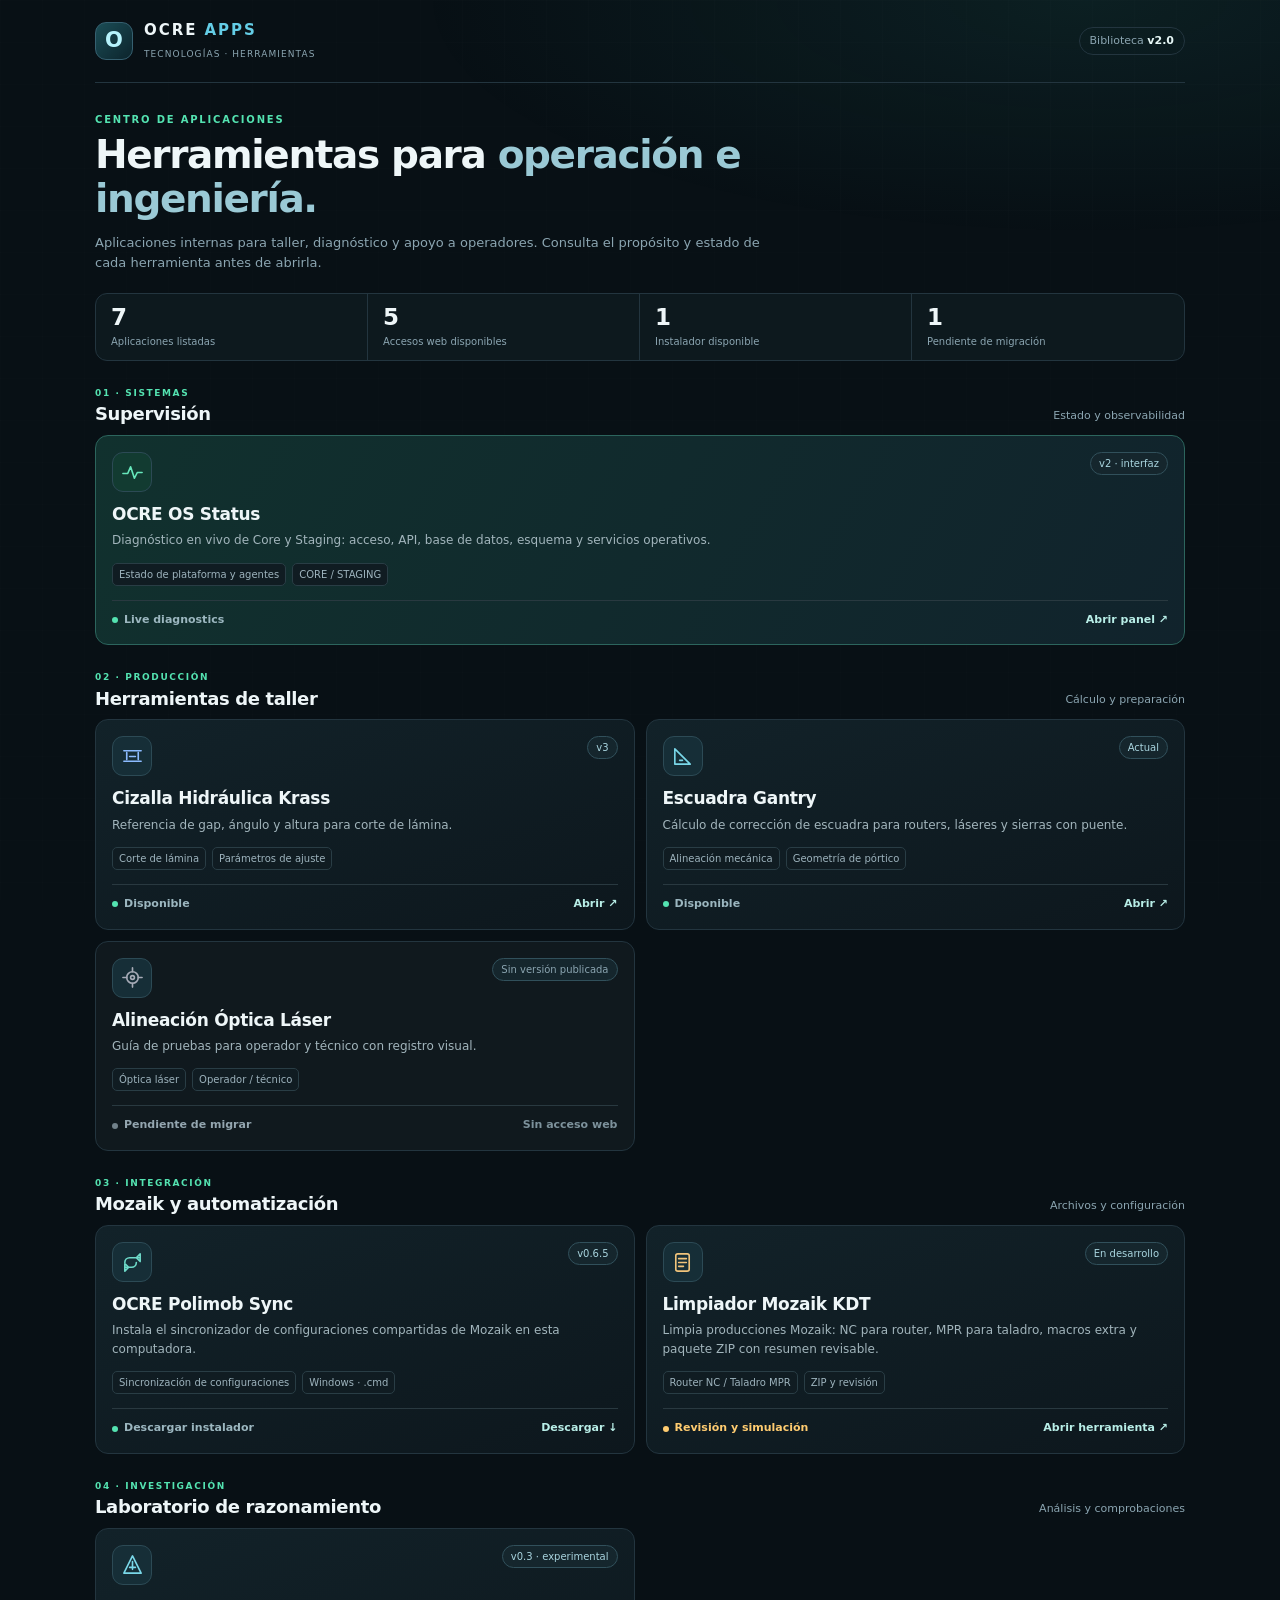
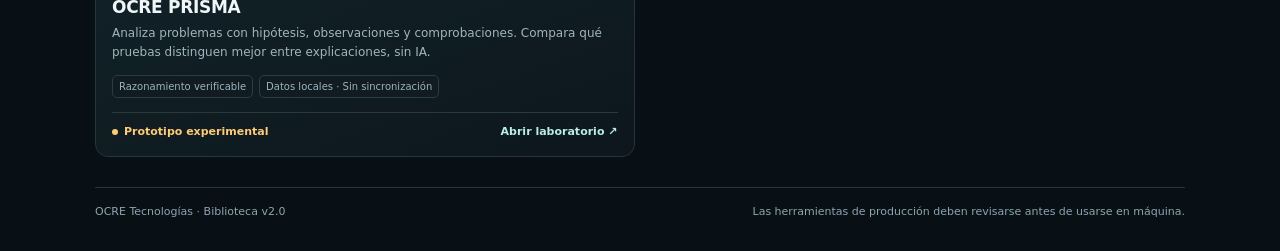
<file: index.html>
<!doctype html>
<html lang="es">
<head>
  <meta charset="utf-8">
  <meta name="viewport" content="width=device-width,initial-scale=1,viewport-fit=cover">
  <meta name="theme-color" content="#0b1318">
  <meta name="description" content="Biblioteca de aplicaciones OCRE Tecnologías: diagnóstico OCRE-OS, herramientas para taller, ingeniería y producción.">
  <title>OCRE Apps · Biblioteca</title>
  <link rel="stylesheet" href="library.css?v=20261024-library-v2">
</head>
<body>
  <div class="ambient" aria-hidden="true"></div>
  <div class="shell">
    <header class="header">
      <div class="identity"><span class="brand-mark" aria-hidden="true">O</span><span class="identity-text"><strong>OCRE <span>APPS</span></strong><small>TECNOLOGÍAS · HERRAMIENTAS</small></span></div>
      <span class="release" title="Versión de la interfaz de la biblioteca, no de cada aplicación">Biblioteca <strong>v2.0</strong></span>
    </header>

    <main>
      <div class="intro">
        <p class="overline">CENTRO DE APLICACIONES</p>
        <h1>Herramientas para <span>operación e ingeniería.</span></h1>
        <p>Aplicaciones internas para taller, diagnóstico y apoyo a operadores. Consulta el propósito y estado de cada herramienta antes de abrirla.</p>
      </div>

      <section class="overview" aria-label="Resumen de la biblioteca">
        <div><strong>7</strong><span>Aplicaciones listadas</span></div>
        <div><strong>5</strong><span>Accesos web disponibles</span></div>
        <div><strong>1</strong><span>Instalador disponible</span></div>
        <div><strong>1</strong><span>Pendiente de migración</span></div>
      </section>

      <section class="catalog-section" aria-labelledby="monitorTitle">
        <div class="section-head"><div><p class="overline">01 · SISTEMAS</p><h2 id="monitorTitle">Supervisión</h2></div><span class="section-sub">Estado y observabilidad</span></div>
        <div class="catalog-grid">
          <a class="app app-featured" href="os-status/" aria-label="Abrir OCRE OS Status">
            <div class="app-head"><div class="app-icon diagnostic" aria-hidden="true"><svg viewBox="0 0 24 24"><polyline points="2 13 7 13 10 6 14 18 17 12 22 12"/></svg></div><span class="app-version">v2 · interfaz</span></div>
            <div class="app-info"><h3>OCRE OS Status</h3><p>Diagnóstico en vivo de Core y Staging: acceso, API, base de datos, esquema y servicios operativos.</p></div>
            <div class="app-meta"><span>Estado de plataforma y agentes</span><span>CORE / STAGING</span></div>
            <div class="app-foot"><span class="state available"><i></i>Live diagnostics</span><span class="app-action">Abrir panel <span aria-hidden="true">↗</span></span></div>
          </a>
        </div>
      </section>

      <section class="catalog-section" aria-labelledby="productionTitle">
        <div class="section-head"><div><p class="overline">02 · PRODUCCIÓN</p><h2 id="productionTitle">Herramientas de taller</h2></div><span class="section-sub">Cálculo y preparación</span></div>
        <div class="catalog-grid">
          <a class="app" href="cizalla/" aria-label="Abrir Cizalla Hidráulica Krass">
            <div class="app-head"><div class="app-icon fabrication" aria-hidden="true"><svg viewBox="0 0 24 24"><path d="M3 6h18M3 17h18M6 8v7m12-7v7M9 12h6"/></svg></div><span class="app-version">v3</span></div>
            <div class="app-info"><h3>Cizalla Hidráulica Krass</h3><p>Referencia de gap, ángulo y altura para corte de lámina.</p></div>
            <div class="app-meta"><span>Corte de lámina</span><span>Parámetros de ajuste</span></div>
            <div class="app-foot"><span class="state available"><i></i>Disponible</span><span class="app-action">Abrir <span aria-hidden="true">↗</span></span></div>
          </a>
          <a class="app" href="escuadra/" aria-label="Abrir Escuadra Gantry">
            <div class="app-head"><div class="app-icon geometry" aria-hidden="true"><svg viewBox="0 0 24 24"><path d="M4 20V4l16 16H4ZM9 16h3"/></svg></div><span class="app-version">Actual</span></div>
            <div class="app-info"><h3>Escuadra Gantry</h3><p>Cálculo de corrección de escuadra para routers, láseres y sierras con puente.</p></div>
            <div class="app-meta"><span>Alineación mecánica</span><span>Geometría de pórtico</span></div>
            <div class="app-foot"><span class="state available"><i></i>Disponible</span><span class="app-action">Abrir <span aria-hidden="true">↗</span></span></div>
          </a>
          <div class="app app-pending" aria-label="Alineación Óptica Láser, pendiente de migrar">
            <div class="app-head"><div class="app-icon laser" aria-hidden="true"><svg viewBox="0 0 24 24"><circle cx="12" cy="12" r="6"/><circle cx="12" cy="12" r="2"/><path d="M12 2v4M12 18v4M2 12h4M18 12h4"/></svg></div><span class="app-version muted">Sin versión publicada</span></div>
            <div class="app-info"><h3>Alineación Óptica Láser</h3><p>Guía de pruebas para operador y técnico con registro visual.</p></div>
            <div class="app-meta"><span>Óptica láser</span><span>Operador / técnico</span></div>
            <div class="app-foot"><span class="state pending"><i></i>Pendiente de migrar</span><span class="app-action muted">Sin acceso web</span></div>
          </div>
        </div>
      </section>

      <section class="catalog-section" aria-labelledby="integrationTitle">
        <div class="section-head"><div><p class="overline">03 · INTEGRACIÓN</p><h2 id="integrationTitle">Mozaik y automatización</h2></div><span class="section-sub">Archivos y configuración</span></div>
        <div class="catalog-grid">
          <a class="app" href="polimob-sync/OCRE-Polimob-Sync-Installer.cmd" download aria-label="Descargar instalador de OCRE Polimob Sync">
            <div class="app-head"><div class="app-icon sync" aria-hidden="true"><svg viewBox="0 0 24 24"><path d="M20 7V3l-4 4 4 4V7H9a5 5 0 0 0-5 5M4 17v4l4-4-4-4v4h7a5 5 0 0 0 5-5"/></svg></div><span class="app-version">v0.6.5</span></div>
            <div class="app-info"><h3>OCRE Polimob Sync</h3><p>Instala el sincronizador de configuraciones compartidas de Mozaik en esta computadora.</p></div>
            <div class="app-meta"><span>Sincronización de configuraciones</span><span>Windows · .cmd</span></div>
            <div class="app-foot"><span class="state available"><i></i>Descargar instalador</span><span class="app-action">Descargar <span aria-hidden="true">↓</span></span></div>
          </a>
          <a class="app" href="limpiador-mozaik/" aria-label="Abrir Limpiador Mozaik KDT en revisión y simulación">
            <div class="app-head"><div class="app-icon files" aria-hidden="true"><svg viewBox="0 0 24 24"><rect x="5" y="3" width="14" height="18" rx="2"/><path d="M8 8h8M8 12h8M8 16h5"/></svg></div><span class="app-version">En desarrollo</span></div>
            <div class="app-info"><h3>Limpiador Mozaik KDT</h3><p>Limpia producciones Mozaik: NC para router, MPR para taladro, macros extra y paquete ZIP con resumen revisable.</p></div>
            <div class="app-meta"><span>Router NC / Taladro MPR</span><span>ZIP y revisión</span></div>
            <div class="app-foot"><span class="state review"><i></i>Revisión y simulación</span><span class="app-action">Abrir herramienta <span aria-hidden="true">↗</span></span></div>
          </a>
        </div>
      </section>
      <section class="catalog-section" aria-labelledby="prismaTitle">
        <div class="section-head"><div><p class="overline">04 · INVESTIGACIÓN</p><h2 id="prismaTitle">Laboratorio de razonamiento</h2></div><span class="section-sub">Análisis y comprobaciones</span></div>
        <div class="catalog-grid">
          <a class="app" href="prisma/" aria-label="Abrir PRISMA, laboratorio de razonamiento verificable">
            <div class="app-head"><div class="app-icon geometry" aria-hidden="true"><svg viewBox="0 0 24 24"><path d="M12 2l9 18H3L12 2Z"/><path d="M9 14h6M12 8v8"/></svg></div><span class="app-version">v0.3 · experimental</span></div>
            <div class="app-info"><h3>OCRE PRISMA</h3><p>Analiza problemas con hipótesis, observaciones y comprobaciones. Compara qué pruebas distinguen mejor entre explicaciones, sin IA.</p></div>
            <div class="app-meta"><span>Razonamiento verificable</span><span>Datos locales · Sin sincronización</span></div>
            <div class="app-foot"><span class="state review"><i></i>Prototipo experimental</span><span class="app-action">Abrir laboratorio <span aria-hidden="true">↗</span></span></div>
          </a>
        </div>
      </section>
    </main>
    <footer><span>OCRE Tecnologías · Biblioteca v2.0</span><span>Las herramientas de producción deben revisarse antes de usarse en máquina.</span></footer>
  </div>
</body>
</html>
</file>
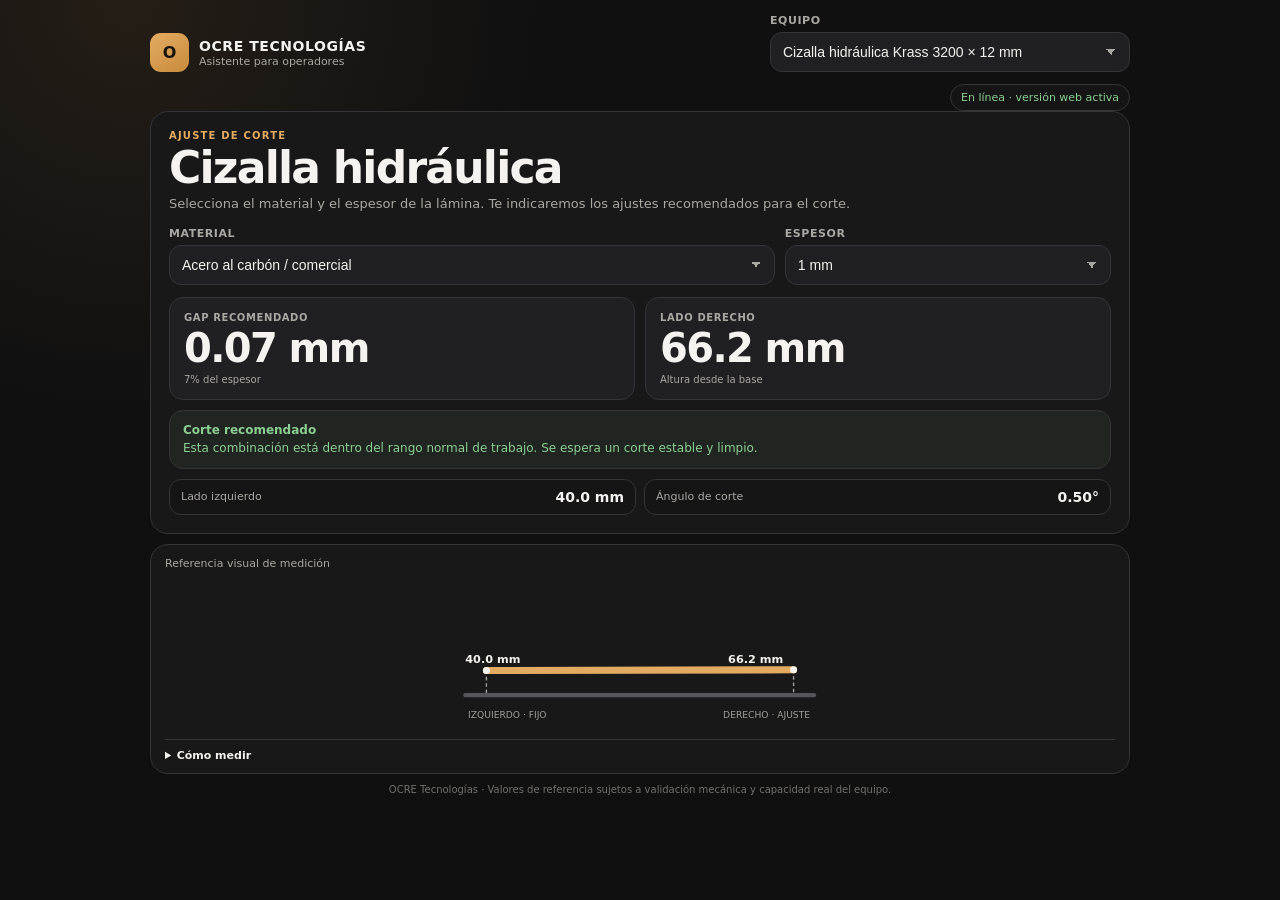
<file: cizalla/index.html>
<!doctype html>
<html lang="es-MX">
<head>
  <meta charset="utf-8" />
  <meta name="viewport" content="width=device-width, initial-scale=1" />
  <meta name="theme-color" content="#151515" />
  <title>OCRE Tecnologías | Cizalla Hidráulica</title>
  <meta name="description" content="Asistente para operadores de cizalla hidráulica." />

  <style>
    :root{
      --bg:#101011;
      --panel:#181819;
      --panel2:#202022;
      --line:#353538;
      --text:#f4f3ef;
      --muted:#aaa8a2;
      --accent:#c98b3c;
      --accent2:#e3ab62;
      --green:#8ccf93;
      --yellow:#e6b764;
      --red:#ef8177;
      --radius:18px;
    }

    *{box-sizing:border-box}
    html{color-scheme:dark}
    body{
      margin:0;
      min-height:100vh;
      font-family:Inter,system-ui,-apple-system,BlinkMacSystemFont,"Segoe UI",sans-serif;
      background:
        radial-gradient(circle at 10% 0%, rgba(201,139,60,.11), transparent 26rem),
        var(--bg);
      color:var(--text);
    }

    .app{
      width:min(980px,calc(100% - 20px));
      margin:0 auto;
      padding:14px 0 24px;
    }

    .topbar{
      display:grid;
      grid-template-columns:1fr minmax(250px,360px);
      gap:14px;
      align-items:end;
      margin-bottom:12px;
    }

    .brand{
      display:flex;
      gap:10px;
      align-items:center;
    }

    .logo{
      width:39px;height:39px;
      border-radius:11px;
      display:grid;place-items:center;
      font-weight:900;
      background:linear-gradient(145deg,var(--accent2),var(--accent));
      color:#17120c;
    }

    .brand strong{
      display:block;
      font-size:14px;
      letter-spacing:.04em;
    }

    .brand span{
      display:block;
      font-size:11px;
      color:var(--muted);
      margin-top:1px;
    }

    label{
      display:block;
      font-size:11px;
      font-weight:800;
      color:var(--muted);
      margin-bottom:5px;
      text-transform:uppercase;
      letter-spacing:.05em;
    }

    select{
      width:100%;
      color:var(--text);
      background:
        linear-gradient(45deg,transparent 50%,var(--muted) 50%) calc(100% - 17px) 50%/6px 6px no-repeat,
        linear-gradient(135deg,var(--muted) 50%,transparent 50%) calc(100% - 13px) 50%/6px 6px no-repeat,
        var(--panel2);
      border:1px solid var(--line);
      border-radius:12px;
      padding:11px 37px 11px 12px;
      appearance:none;
      font-size:14px;
      outline:none;
    }

    .card{
      background:var(--panel);
      border:1px solid var(--line);
      border-radius:var(--radius);
    }

    .main{
      padding:18px;
    }

    .eyebrow{
      color:var(--accent2);
      font-size:10px;
      text-transform:uppercase;
      letter-spacing:.12em;
      font-weight:900;
      margin-bottom:5px;
    }

    h1{
      margin:0 0 5px;
      font-size:clamp(28px,5vw,44px);
      line-height:1;
      letter-spacing:-.04em;
    }

    .intro{
      margin:0 0 14px;
      color:var(--muted);
      font-size:13px;
      line-height:1.4;
    }

    .controls{
      display:grid;
      grid-template-columns:1.3fr .7fr;
      gap:10px;
      margin-bottom:12px;
    }

    .primary-results{
      display:grid;
      grid-template-columns:1fr 1fr;
      gap:10px;
    }

    .metric{
      padding:14px;
      min-height:88px;
      background:var(--panel2);
      border:1px solid var(--line);
      border-radius:14px;
    }

    .metric small{
      display:block;
      color:var(--muted);
      font-size:10px;
      font-weight:900;
      text-transform:uppercase;
      letter-spacing:.06em;
      margin-bottom:6px;
    }

    .metric strong{
      display:block;
      font-size:clamp(28px,6vw,40px);
      line-height:.95;
      letter-spacing:-.04em;
    }

    .metric em{
      display:block;
      font-size:10px;
      color:var(--muted);
      font-style:normal;
      margin-top:7px;
    }

    .traffic{
      margin-top:10px;
      border-radius:14px;
      padding:11px 13px;
      border:1px solid var(--line);
      font-size:12px;
      line-height:1.35;
    }

    .traffic strong{
      display:block;
      margin-bottom:2px;
      font-size:12px;
    }

    .traffic.green{
      background:rgba(140,207,147,.07);
      color:var(--green);
    }

    .traffic.yellow{
      background:rgba(230,183,100,.07);
      color:var(--yellow);
    }

    .traffic.red{
      background:rgba(239,129,119,.07);
      color:var(--red);
    }

    .secondary{
      display:grid;
      grid-template-columns:1fr 1fr;
      gap:8px;
      margin-top:10px;
    }

    .secondary-item{
      display:flex;
      align-items:center;
      justify-content:space-between;
      gap:10px;
      padding:9px 11px;
      border:1px solid var(--line);
      background:#151516;
      border-radius:12px;
      color:var(--muted);
      font-size:11px;
    }

    .secondary-item b{
      color:var(--text);
      font-size:14px;
    }

    .visual{
      margin-top:10px;
      padding:12px 14px 10px;
    }

    .visual-title{
      color:var(--muted);
      font-size:11px;
      margin-bottom:2px;
    }

    .diagram{
      height:160px;
      display:grid;
      place-items:center;
      overflow:hidden;
    }

    svg{width:100%;height:155px;display:block}
    .svg-t{font-family:Inter,system-ui,sans-serif;fill:#f4f3ef}
    .svg-m{fill:#9f9e99}
    .svg-a{fill:#e3ab62}

    details{
      margin-top:7px;
      border-top:1px solid var(--line);
      padding-top:8px;
      color:var(--muted);
      font-size:11px;
      line-height:1.4;
    }

    summary{
      color:var(--text);
      cursor:pointer;
      font-weight:700;
    }

    footer{
      text-align:center;
      color:#72716d;
      font-size:10px;
      margin-top:10px;
    }

    @media(max-width:650px){
      .app{width:min(100% - 12px,980px);padding-top:8px}
      .topbar{
        grid-template-columns:1fr;
        gap:8px;
      }
      .main{padding:13px}
      .controls{grid-template-columns:1fr 105px}
      .primary-results{gap:8px}
      .metric{min-height:80px;padding:12px}
      .visual{padding:10px 11px 8px}
      .diagram{height:135px}
      svg{height:132px}
    }

    @media(max-width:390px){
      .controls{grid-template-columns:1fr}
      .primary-results{grid-template-columns:1fr 1fr}
      .secondary{grid-template-columns:1fr 1fr}
      .metric strong{font-size:27px}
    }
  
    .pwa-bar{
      display:flex;
      align-items:center;
      justify-content:flex-end;
      gap:8px;
      margin-top:8px;
      flex-wrap:wrap;
    }
    .pwa-status,.pwa-btn{
      border:1px solid var(--line);
      border-radius:999px;
      padding:7px 10px;
      font-size:11px;
      line-height:1;
    }
    .pwa-status{
      color:var(--muted);
      background:#151516;
    }
    .pwa-status.online{color:var(--green)}
    .pwa-status.offline{color:var(--yellow)}
    .pwa-btn{
      color:var(--text);
      background:var(--panel2);
      cursor:pointer;
      font-weight:800;
    }
    .pwa-btn[hidden]{display:none}
    .update-toast{
      position:fixed;
      left:50%;
      bottom:16px;
      transform:translateX(-50%);
      width:min(92vw,520px);
      background:#1b1b1d;
      border:1px solid var(--line);
      border-radius:14px;
      padding:10px 12px;
      box-shadow:0 14px 40px rgba(0,0,0,.35);
      display:flex;
      gap:10px;
      align-items:center;
      justify-content:space-between;
      z-index:9999;
      font-size:12px;
    }
    .update-toast[hidden]{display:none}

  </style>

  <link rel="manifest" href="manifest.webmanifest" />
  <link rel="icon" href="icons/icon-192.png" sizes="192x192" />
  <link rel="apple-touch-icon" href="icons/icon-192.png" />
  <meta name="apple-mobile-web-app-capable" content="yes" />
  <meta name="apple-mobile-web-app-status-bar-style" content="black-translucent" />
  <meta name="apple-mobile-web-app-title" content="Cizalla OCRE" />

</head>

<body>
  <main class="app">

    <section class="topbar">
      <div class="brand">
        <div class="logo">O</div>
        <div>
          <strong>OCRE TECNOLOGÍAS</strong>
          <span>Asistente para operadores</span>
        </div>
      </div>

      <div>
        <label for="machine">Equipo</label>
        <select id="machine">
          <option value="krass3212">Cizalla hidráulica Krass 3200 × 12 mm</option>
        </select>
      </div>
    </section>

    <div class="pwa-bar">
      <span id="connectionStatus" class="pwa-status">Comprobando conexión…</span>
      <button id="installBtn" class="pwa-btn" hidden>Instalar aplicación</button>
    </div>

    <section class="card main">
      <div class="eyebrow">Ajuste de corte</div>
      <h1>Cizalla hidráulica</h1>
      <p class="intro">Selecciona el material y el espesor de la lámina. Te indicaremos los ajustes recomendados para el corte.</p>

      <div class="controls">
        <div>
          <label for="material">Material</label>
          <select id="material">
            <option value="mild">Acero al carbón / comercial</option>
            <option value="stainless">Acero inoxidable 304 / 316</option>
            <option value="aluminum">Aluminio comercial</option>
          </select>
        </div>

        <div>
          <label for="thickness">Espesor</label>
          <select id="thickness">
            <option value="1">1 mm</option>
            <option value="2">2 mm</option>
            <option value="3">3 mm</option>
            <option value="4">4 mm</option>
            <option value="5">5 mm</option>
            <option value="6">6 mm</option>
            <option value="7">7 mm</option>
            <option value="8">8 mm</option>
            <option value="9">9 mm</option>
            <option value="10">10 mm</option>
          </select>
        </div>
      </div>

      <div class="primary-results">
        <div class="metric">
          <small>Gap recomendado</small>
          <strong id="gap">0.07 mm</strong>
          <em id="gapPct">7% del espesor</em>
        </div>

        <div class="metric">
          <small>Lado derecho</small>
          <strong id="rightHeight">66.2 mm</strong>
          <em>Altura desde la base</em>
        </div>
      </div>

      <div id="traffic" class="traffic green">
        <strong>Corte recomendado</strong>
        <span>Esta combinación está dentro del rango normal de trabajo. Se espera un corte estable y limpio.</span>
      </div>

      <div class="secondary">
        <div class="secondary-item">
          <span>Lado izquierdo</span>
          <b>40.0 mm</b>
        </div>

        <div class="secondary-item">
          <span>Ángulo de corte</span>
          <b id="angle">0.50°</b>
        </div>
      </div>
    </section>

    <section class="card visual">
      <div class="visual-title">Referencia visual de medición</div>

      <div class="diagram">
        <svg viewBox="0 0 620 220" role="img" aria-label="Referencia visual de la cuchilla">
          <line x1="62" y1="172" x2="557" y2="172" stroke="#55555a" stroke-width="6" stroke-linecap="round"/>

          <line id="blade" x1="92" y1="137" x2="528" y2="112" stroke="#e3ab62" stroke-width="10" stroke-linecap="round"/>

          <line x1="92" y1="137" x2="92" y2="172" stroke="#9f9e99" stroke-width="2" stroke-dasharray="5 4"/>
          <line id="rMeasure" x1="528" y1="112" x2="528" y2="172" stroke="#9f9e99" stroke-width="2" stroke-dasharray="5 4"/>

          <circle cx="92" cy="137" r="5" fill="#f4f3ef"/>
          <circle id="rDot" cx="528" cy="112" r="5" fill="#f4f3ef"/>

          <text x="62" y="126" class="svg-t" font-size="16" font-weight="800">40.0 mm</text>
          <text id="svgRight" x="435" y="100" class="svg-t" font-size="16" font-weight="800">66.2 mm</text>

          <text x="66" y="205" class="svg-t svg-m" font-size="13">IZQUIERDO · FIJO</text>
          <text x="428" y="205" class="svg-t svg-m" font-size="13">DERECHO · AJUSTE</text>
        </svg>
      </div>

      <details>
        <summary>Cómo medir</summary>
        <p>Mide verticalmente desde la misma referencia de la base. El lado izquierdo permanece en 40.0 mm. Ajusta el lado derecho hasta alcanzar la medida indicada.</p>
      </details>
    </section>


    <div id="updateToast" class="update-toast" hidden>
      <span>Hay una versión nueva disponible.</span>
      <button id="updateBtn" class="pwa-btn">Actualizar ahora</button>
    </div>

    <footer>
      OCRE Tecnologías · Valores de referencia sujetos a validación mecánica y capacidad real del equipo.
    </footer>
  </main>

  <script>
    const MACHINES = {
      krass3212: {
        label: "Cizalla hidráulica Krass 3200 × 12 mm",
        leftHeight: 40,
        effectiveLength: 3000
      }
    };

    const MATERIALS = {
      mild: {
        label: "Acero al carbón / comercial",
        gapPercent: 0.07,
        yellowFrom: 8,
        redFrom: 10
      },
      stainless: {
        label: "Acero inoxidable 304 / 316",
        gapPercent: 0.09,
        yellowFrom: 6,
        redFrom: 8
      },
      aluminum: {
        label: "Aluminio comercial",
        gapPercent: 0.05,
        yellowFrom: 9,
        redFrom: 10
      }
    };

    function angleForThickness(t){
      if(t <= 2) return 0.50;
      if(t <= 4) return 1.00;
      if(t <= 6) return 1.50;
      if(t <= 8) return 2.00;
      return 2.50;
    }

    const machineEl = document.getElementById("machine");
    const materialEl = document.getElementById("material");
    const thicknessEl = document.getElementById("thickness");

    const gapEl = document.getElementById("gap");
    const gapPctEl = document.getElementById("gapPct");
    const rightHeightEl = document.getElementById("rightHeight");
    const angleEl = document.getElementById("angle");
    const trafficEl = document.getElementById("traffic");

    const blade = document.getElementById("blade");
    const rMeasure = document.getElementById("rMeasure");
    const rDot = document.getElementById("rDot");
    const svgRight = document.getElementById("svgRight");

    function updateTraffic(material, t){
      if(t >= material.redFrom){
        trafficEl.className = "traffic red";
        trafficEl.innerHTML = `
          <strong>Límite de operación</strong>
          <span>Esta combinación está próxima al límite recomendado. Verifica cuidadosamente el gap, la sujeción, la presión y la capacidad del equipo antes de cortar.</span>
        `;
      } else if(t >= material.yellowFrom){
        trafficEl.className = "traffic yellow";
        trafficEl.innerHTML = `
          <strong>Corte con precaución</strong>
          <span>Esta combinación exige mayor esfuerzo de corte. Verifica el gap, la sujeción de la lámina y las condiciones de la máquina antes de operar.</span>
        `;
      } else {
        trafficEl.className = "traffic green";
        trafficEl.innerHTML = `
          <strong>Corte recomendado</strong>
          <span>Esta combinación está dentro del rango normal de trabajo. Se espera un corte estable y limpio.</span>
        `;
      }
    }

    function calculate(){
      const machine = MACHINES[machineEl.value];
      const material = MATERIALS[materialEl.value];
      const t = Number(thicknessEl.value);

      const gap = t * material.gapPercent;
      const angle = angleForThickness(t);
      const rightHeight =
        machine.leftHeight +
        machine.effectiveLength * Math.tan(angle * Math.PI / 180);

      gapEl.textContent = `${gap.toFixed(2)} mm`;
      gapPctEl.textContent = `${Math.round(material.gapPercent * 100)}% del espesor`;
      angleEl.textContent = `${angle.toFixed(2)}°`;
      rightHeightEl.textContent = `${rightHeight.toFixed(1)} mm`;

      updateTraffic(material,t);

      // Diagrama compacto: ilustrativo, no a escala.
      const minH = 66.2;
      const maxH = 171.0;
      const minY = 136;
      const maxLift = 55;
      const n = Math.max(0,Math.min(1,(rightHeight-minH)/(maxH-minH)));
      const y = minY - n*maxLift;

      blade.setAttribute("y2",y.toFixed(1));
      rMeasure.setAttribute("y1",y.toFixed(1));
      rDot.setAttribute("cy",y.toFixed(1));
      svgRight.setAttribute("y",(y-10).toFixed(1));
      svgRight.textContent = `${rightHeight.toFixed(1)} mm`;
    }

    machineEl.addEventListener("change",calculate);
    materialEl.addEventListener("change",calculate);
    thicknessEl.addEventListener("change",calculate);
    calculate();
  </script>

  <script>
    let deferredPrompt = null;
    const installBtn = document.getElementById('installBtn');
    const connectionStatus = document.getElementById('connectionStatus');
    const updateToast = document.getElementById('updateToast');
    const updateBtn = document.getElementById('updateBtn');

    function updateConnectionStatus(){
      const online = navigator.onLine;
      connectionStatus.textContent = online ? 'En línea · versión web activa' : 'Sin conexión · modo offline';
      connectionStatus.className = 'pwa-status ' + (online ? 'online' : 'offline');
    }

    window.addEventListener('online', updateConnectionStatus);
    window.addEventListener('offline', updateConnectionStatus);
    updateConnectionStatus();

    window.addEventListener('beforeinstallprompt', (event) => {
      event.preventDefault();
      deferredPrompt = event;
      installBtn.hidden = false;
    });

    installBtn.addEventListener('click', async () => {
      if (!deferredPrompt) return;
      deferredPrompt.prompt();
      await deferredPrompt.userChoice;
      deferredPrompt = null;
      installBtn.hidden = true;
    });

    window.addEventListener('appinstalled', () => {
      installBtn.hidden = true;
      deferredPrompt = null;
    });

    if ('serviceWorker' in navigator) {
      window.addEventListener('load', async () => {
        try {
          const registration = await navigator.serviceWorker.register('./service-worker.js', { scope: './' });

          // Solicita verificación de actualización cada vez que se abre la app.
          registration.update().catch(() => {});

          // También vuelve a comprobar cuando recupera conexión.
          window.addEventListener('online', () => registration.update().catch(() => {}));

          registration.addEventListener('updatefound', () => {
            const newWorker = registration.installing;
            if (!newWorker) return;
            newWorker.addEventListener('statechange', () => {
              if (newWorker.state === 'installed' && navigator.serviceWorker.controller) {
                updateToast.hidden = false;
              }
            });
          });

          updateBtn.addEventListener('click', () => {
            if (registration.waiting) {
              registration.waiting.postMessage({ type: 'SKIP_WAITING' });
            } else {
              location.reload();
            }
          });

          let refreshing = false;
          navigator.serviceWorker.addEventListener('controllerchange', () => {
            if (refreshing) return;
            refreshing = true;
            location.reload();
          });
        } catch (err) {
          console.warn('No se pudo registrar el service worker:', err);
        }
      });
    }
  </script>

</body>
</html>
</file>
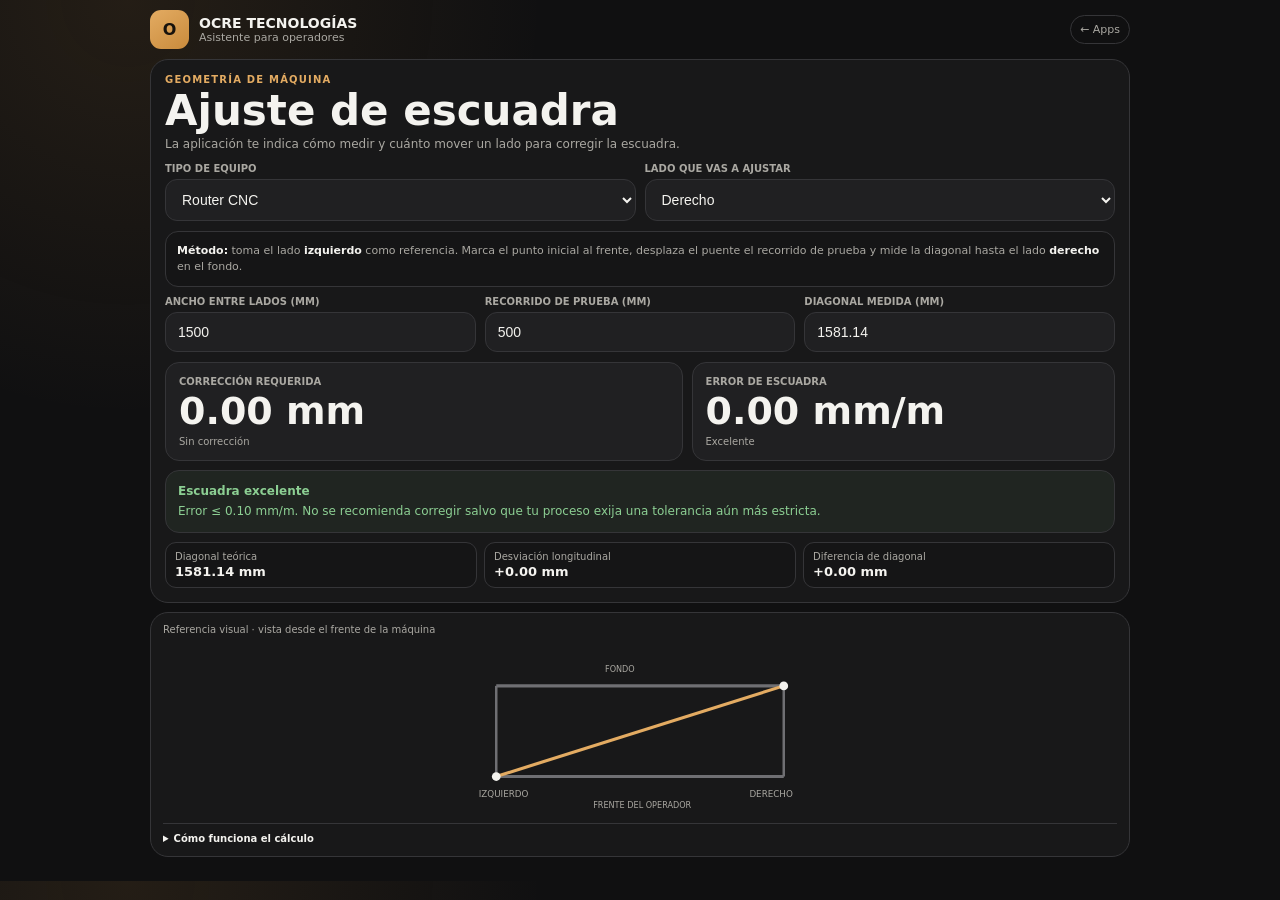
<file: escuadra/index.html>
<!doctype html><html lang="es-MX"><head><meta charset="utf-8"><meta name="viewport" content="width=device-width,initial-scale=1"><meta name="theme-color" content="#151515"><title>OCRE | Ajuste de escuadra</title><link rel="manifest" href="manifest.webmanifest"><link rel="icon" href="icons/icon-192.png"><link rel="apple-touch-icon" href="icons/icon-192.png"><meta name="apple-mobile-web-app-capable" content="yes"><style>:root{--bg:#101011;--p:#181819;--p2:#202022;--l:#353538;--t:#f4f3ef;--m:#aaa8a2;--a:#c98b3c;--a2:#e3ab62;--g:#8ccf93;--y:#e6b764;--r:#ef8177}*{box-sizing:border-box}body{margin:0;background:radial-gradient(circle at 10% 0%,rgba(201,139,60,.11),transparent 26rem),var(--bg);color:var(--t);font-family:Inter,system-ui,sans-serif}.app{width:min(980px,calc(100% - 18px));margin:auto;padding:10px 0 24px}.top{display:flex;justify-content:space-between;align-items:center}.brand{display:flex;align-items:center;gap:10px}.logo{width:39px;height:39px;border-radius:11px;display:grid;place-items:center;background:linear-gradient(145deg,var(--a2),var(--a));color:#17120c;font-weight:900}.brand strong{display:block;font-size:14px}.brand span{display:block;color:var(--m);font-size:11px}.back{color:var(--m);text-decoration:none;font-size:11px;border:1px solid var(--l);border-radius:999px;padding:7px 9px}.card{background:var(--p);border:1px solid var(--l);border-radius:18px}.main{padding:14px;margin-top:10px}.ey{color:var(--a2);font-size:10px;font-weight:900;text-transform:uppercase;letter-spacing:.12em}h1{margin:5px 0;font-size:clamp(28px,5vw,42px);line-height:1}.intro{margin:0 0 12px;color:var(--m);font-size:12px}.g2{display:grid;grid-template-columns:1fr 1fr;gap:9px}.g3{display:grid;grid-template-columns:repeat(3,1fr);gap:9px;margin-top:9px}label{display:block;color:var(--m);font-size:10px;font-weight:900;text-transform:uppercase;margin-bottom:5px}select,input{width:100%;border:1px solid var(--l);border-radius:12px;background:var(--p2);color:var(--t);padding:11px 12px;font-size:14px}.method{margin-top:10px;padding:11px;border:1px solid var(--l);border-radius:13px;background:#151516;color:var(--m);font-size:11px;line-height:1.45}.method strong{color:var(--t)}.res{display:grid;grid-template-columns:1.1fr .9fr;gap:9px;margin-top:10px}.metric{background:var(--p2);border:1px solid var(--l);border-radius:14px;padding:13px;min-height:92px}.metric small{display:block;color:var(--m);font-size:10px;font-weight:900;text-transform:uppercase;margin-bottom:6px}.metric strong{display:block;font-size:clamp(26px,5vw,38px);line-height:.95}.metric em{display:block;color:var(--m);font-size:10px;font-style:normal;margin-top:7px}.inst{margin-top:9px;border-radius:14px;padding:12px;border:1px solid var(--l);font-size:12px;line-height:1.4}.green{background:rgba(140,207,147,.07);color:var(--g)}.yellow{background:rgba(230,183,100,.07);color:var(--y)}.red{background:rgba(239,129,119,.07);color:var(--r)}.inst strong{display:block;margin-bottom:3px}.sec{display:grid;grid-template-columns:repeat(3,1fr);gap:7px;margin-top:9px}.s{padding:8px 9px;background:#151516;border:1px solid var(--l);border-radius:11px;font-size:10px;color:var(--m)}.s b{display:block;color:var(--t);font-size:13px;margin-top:2px}.visual{margin-top:9px;padding:10px 12px}.diagram{height:180px;display:grid;place-items:center}svg{width:100%;height:175px}.T{font-family:Inter,system-ui,sans-serif;fill:#f4f3ef}.M{fill:#aaa8a2}.A{stroke:#e3ab62}.G{stroke:#6f6f73}.note,details{color:var(--m);font-size:10px;line-height:1.4}details{border-top:1px solid var(--l);padding-top:8px;margin-top:6px}summary{color:var(--t);font-weight:800}@media(max-width:650px){.g2{grid-template-columns:1fr}.g3{grid-template-columns:1fr 1fr 1fr}.res{grid-template-columns:1fr 1fr}.sec{grid-template-columns:1fr 1fr 1fr}.diagram{height:155px}svg{height:150px}}@media(max-width:390px){.g3{grid-template-columns:1fr}.res{grid-template-columns:1fr}.sec{grid-template-columns:1fr 1fr}}</style></head><body><main class="app"><div class="top"><div class="brand"><div class="logo">O</div><div><strong>OCRE TECNOLOGÍAS</strong><span>Asistente para operadores</span></div></div><a class="back" href="../">← Apps</a></div><section class="card main"><div class="ey">Geometría de máquina</div><h1>Ajuste de escuadra</h1><p class="intro">La aplicación te indica cómo medir y cuánto mover un lado para corregir la escuadra.</p><div class="g2"><div><label>Tipo de equipo</label><select id="type"><option value="router">Router CNC</option><option value="laser">Láser CNC</option><option value="gantry">Puente / Gantry CNC</option><option value="panel">Sierra escuadradora / seccionadora</option></select></div><div><label>Lado que vas a ajustar</label><select id="side"><option value="right">Derecho</option><option value="left">Izquierdo</option></select></div></div><div id="method" class="method"></div><div class="g3"><div><label>Ancho entre lados (mm)</label><input id="width" type="number" inputmode="decimal" value="1500" step="0.1"></div><div><label>Recorrido de prueba (mm)</label><input id="travel" type="number" inputmode="decimal" value="500" step="0.1"></div><div><label>Diagonal medida (mm)</label><input id="diag" type="number" inputmode="decimal" value="1581.14" step="0.01"></div></div><div class="res"><div class="metric"><small>Corrección requerida</small><strong id="move">0.00 mm</strong><em id="direction">Sin corrección</em></div><div class="metric"><small>Error de escuadra</small><strong id="perM">0.00 mm/m</strong><em id="quality">Dentro de tolerancia</em></div></div><div id="instruction" class="inst green"></div><div class="sec"><div class="s">Diagonal teórica<b id="ideal">0.00 mm</b></div><div class="s">Desviación longitudinal<b id="offset">0.00 mm</b></div><div class="s">Diferencia de diagonal<b id="ddiff">0.00 mm</b></div></div></section><section class="card visual"><div class="note">Referencia visual · vista desde el frente de la máquina</div><div class="diagram"><svg viewBox="0 0 680 280"><line x1="110" y1="220" x2="570" y2="220" class="G" stroke-width="5"/><line x1="110" y1="75" x2="570" y2="75" class="G" stroke-width="5"/><line x1="110" y1="75" x2="110" y2="220" class="G" stroke-width="4"/><line x1="570" y1="75" x2="570" y2="220" class="G" stroke-width="4"/><line id="dl" x1="110" y1="220" x2="570" y2="75" class="A" stroke-width="5"/><circle id="p1" cx="110" cy="220" r="7" fill="#f4f3ef"/><circle id="p2" cx="570" cy="75" r="7" fill="#f4f3ef"/><text x="82" y="252" class="T M" font-size="14">IZQUIERDO</text><text x="515" y="252" class="T M" font-size="14">DERECHO</text><text x="265" y="270" class="T M" font-size="13">FRENTE DEL OPERADOR</text><text x="284" y="53" class="T M" font-size="13">FONDO</text></svg></div><details><summary>Cómo funciona el cálculo</summary><p>La diagonal ideal se obtiene con Pitágoras. El desfase del lado ajustable es √(diagonal² − ancho²) − recorrido. El error de escuadra se expresa en mm/m respecto al ancho entre lados.</p><p>Perfil OCRE: ≤0.10 mm/m excelente; >0.10 a 0.20 aceptable; >0.20 a 0.50 ajuste recomendado; >0.50 fuera del objetivo de precisión. Son criterios operativos internos.</p></details></section></main><script>const q=x=>document.getElementById(x),type=q('type'),side=q('side'),W=q('width'),L=q('travel'),D=q('diag'),method=q('method'),move=q('move'),direction=q('direction'),perM=q('perM'),quality=q('quality'),ideal=q('ideal'),offset=q('offset'),ddiff=q('ddiff'),instruction=q('instruction'),dl=q('dl'),p1=q('p1'),p2=q('p2');function m(){let a=side.value==='right'?'derecho':'izquierdo',o=side.value==='right'?'izquierdo':'derecho';method.innerHTML=type.value==='panel'?`<strong>Sierra escuadradora / seccionadora:</strong> usa esta pantalla como referencia geométrica. Mide de la esquina <strong>${o} del frente</strong> a la esquina <strong>${a} del fondo</strong>. El punto físico de ajuste depende del diseño de la guía, carro o escuadra.`:`<strong>Método:</strong> toma el lado <strong>${o}</strong> como referencia. Marca el punto inicial al frente, desplaza el puente el recorrido de prueba y mide la diagonal hasta el lado <strong>${a}</strong> en el fondo.`;if(side.value==='right'){dl.setAttribute('x1',110);dl.setAttribute('y1',220);dl.setAttribute('x2',570);dl.setAttribute('y2',75);p1.setAttribute('cx',110);p1.setAttribute('cy',220);p2.setAttribute('cx',570);p2.setAttribute('cy',75)}else{dl.setAttribute('x1',570);dl.setAttribute('y1',220);dl.setAttribute('x2',110);dl.setAttribute('y2',75);p1.setAttribute('cx',570);p1.setAttribute('cy',220);p2.setAttribute('cx',110);p2.setAttribute('cy',75)}c()}function c(){let w=+W.value,l=+L.value,d=+D.value;if(!(w>0&&l>0&&d>w)){instruction.className='inst red';instruction.innerHTML='<strong>Datos inválidos</strong>La diagonal debe ser mayor que el ancho.';return}let id=Math.hypot(w,l),long=Math.sqrt(d*d-w*w),s=long-l,corr=-s,e=Math.abs(s)/w*1000,dif=d-id;ideal.textContent=id.toFixed(2)+' mm';offset.textContent=(s>=0?'+':'')+s.toFixed(2)+' mm';ddiff.textContent=(dif>=0?'+':'')+dif.toFixed(2)+' mm';move.textContent=Math.abs(corr).toFixed(2)+' mm';direction.textContent=Math.abs(corr)<.005?'Sin corrección':corr<0?'Mover hacia el frente':'Mover hacia el fondo';perM.textContent=e.toFixed(2)+' mm/m';let a=side.value==='right'?'lado derecho':'lado izquierdo',txt=Math.abs(corr).toFixed(2)+' mm '+(corr<0?'hacia el frente':'hacia el fondo');if(e<=.10){instruction.className='inst green';quality.textContent='Excelente';instruction.innerHTML='<strong>Escuadra excelente</strong>Error ≤ 0.10 mm/m. No se recomienda corregir salvo que tu proceso exija una tolerancia aún más estricta.'}else if(e<=.20){instruction.className='inst green';quality.textContent='Aceptable';instruction.innerHTML='<strong>Dentro de tolerancia de precisión</strong>Para ensambles muy exigentes puedes afinarlo, pero normalmente es utilizable.'}else if(e<=.50){instruction.className='inst yellow';quality.textContent='Ajuste recomendado';instruction.innerHTML=`<strong>Ajuste recomendado</strong>Mueve el <strong>${a}</strong> <strong>${txt}</strong> y repite la medición.`}else{instruction.className='inst red';quality.textContent='Fuera de objetivo';instruction.innerHTML=`<strong>Fuera del objetivo de precisión</strong>Mueve el <strong>${a}</strong> <strong>${txt}</strong>. Verifica transmisión, tensión, topes y sincronización antes de repetir la prueba.`}}[type,side].forEach(x=>x.addEventListener('change',m));[W,L,D].forEach(x=>x.addEventListener('input',c));m();if('serviceWorker'in navigator)addEventListener('load',()=>navigator.serviceWorker.register('./service-worker.js'));</script></body></html>
</file>
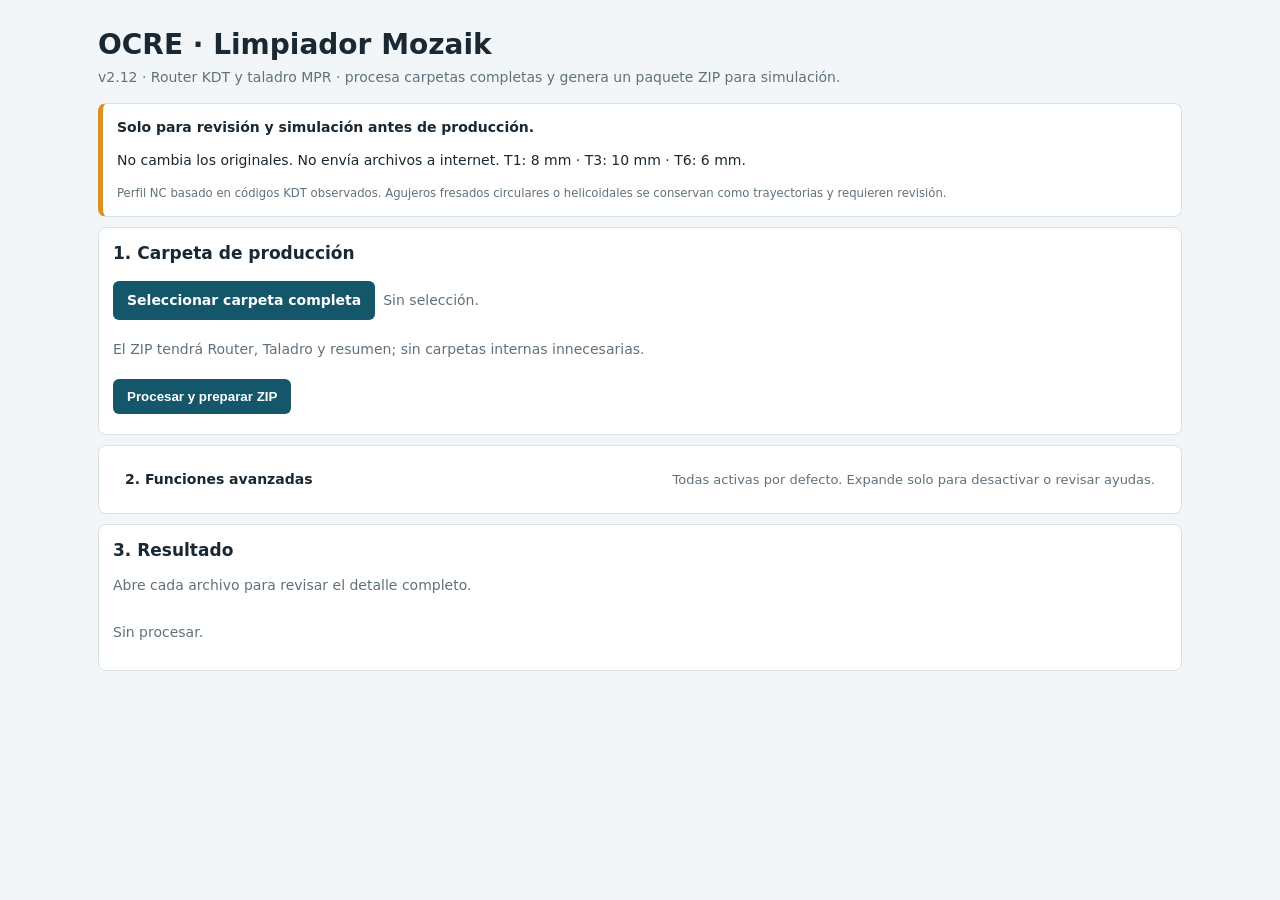
<file: limpiador-mozaik/index.html>
<!doctype html><html lang="es"><meta charset="utf-8"><meta name="viewport" content="width=device-width,initial-scale=1"><title>OCRE · Limpiador Mozaik</title>
<style>:root{--ink:#192832;--muted:#60717c;--line:#d7e0e5;--panel:#fff;--bg:#f3f6f8;--ocre:#14576b;--ocre2:#0f4658;--warn:#d99124;--bad:#b33a3a;--ok:#24705a}*{box-sizing:border-box}body{font:14px/1.35 system-ui,-apple-system,Segoe UI,sans-serif;background:var(--bg);color:var(--ink);max-width:1120px;margin:0 auto;padding:18px}header{padding:8px 0 6px}h1{font-size:28px;margin:0 0 4px}h2{font-size:17px;margin:0 0 10px}.lead{color:var(--muted);max-width:760px;margin:0}.grid{display:grid;grid-template-columns:1fr 1fr;gap:12px}.panel{background:var(--panel);border:1px solid var(--line);border-radius:8px;padding:14px;margin:10px 0}.warning{border-left:5px solid var(--warn)}button,.download,.picker{background:var(--ocre);color:white;padding:10px 14px;border:0;border-radius:6px;cursor:pointer;margin:6px 8px 6px 0;display:inline-block;text-decoration:none;font-weight:650}.picker input{display:none}button:hover,.download:hover,.picker:hover{background:var(--ocre2)}button:disabled{opacity:.55;cursor:not-allowed}.checks{display:grid;grid-template-columns:repeat(auto-fit,minmax(255px,1fr));gap:4px 14px;margin:8px 0}.checks label{display:flex;gap:8px;align-items:center;padding:4px 0;min-height:28px}.checks input{margin:0}.hint,small{color:var(--muted)}.compact-options summary{display:flex;align-items:center;justify-content:space-between;gap:12px}.summary-note{font-weight:400;color:var(--muted);font-size:13px}.macro-row{margin-top:8px}.macro-row input{width:100%;padding:8px;border:1px solid var(--line);border-radius:6px;margin-top:4px}.help{display:inline-grid;place-items:center;width:18px;height:18px;border:1px solid var(--line);border-radius:50%;background:#eef4f6;color:var(--ocre2);font-size:12px;font-weight:800;cursor:help;position:relative}.help:hover:after,.help:focus:after{content:attr(data-help);position:absolute;z-index:5;left:22px;top:-8px;width:min(330px,75vw);padding:10px;border:1px solid var(--line);border-radius:8px;background:white;color:var(--ink);box-shadow:0 10px 30px rgba(25,40,50,.18);font-weight:400;line-height:1.35;text-align:left}.help:focus{outline:2px solid var(--ocre)}#statusCards{display:grid;grid-template-columns:repeat(auto-fit,minmax(125px,1fr));gap:8px;margin:10px 0}.card{border:1px solid var(--line);border-radius:8px;padding:10px;background:#fbfdfe}.card b{display:block;font-size:22px}.ok{color:var(--ok)}.bad{color:var(--bad)}details{border:1px solid var(--line);border-radius:8px;background:white;margin:8px 0}summary{cursor:pointer;padding:10px 12px;font-weight:650}details pre{border-top:1px solid var(--line);margin:0;padding:10px 12px;background:#fbfdfe;white-space:pre-wrap;overflow-wrap:anywhere;font-size:13px}.tag{display:inline-block;border-radius:99px;padding:2px 8px;font-size:12px;margin-left:8px;background:#eef4f6;color:var(--muted)}.tag.bad{background:#fdecec;color:var(--bad)}.tag.ok{background:#e9f6f0;color:var(--ok)}@media(max-width:760px){body{padding:12px}.grid{grid-template-columns:1fr}h1{font-size:24px}.compact-options summary{align-items:flex-start;flex-direction:column}.help:hover:after,.help:focus:after{left:auto;right:0;top:22px}}</style>
<header><h1>OCRE · Limpiador Mozaik</h1><p class="lead">v2.12 · Router KDT y taladro MPR · procesa carpetas completas y genera un paquete ZIP para simulación.</p></header>
<section class="panel warning"><b>Solo para revisión y simulación antes de producción.</b><p>No cambia los originales. No envía archivos a internet. T1: 8 mm · T3: 10 mm · T6: 6 mm.</p><small>Perfil NC basado en códigos KDT observados. Agujeros fresados circulares o helicoidales se conservan como trayectorias y requieren revisión.</small></section>
<section class="panel"><h2>1. Carpeta de producción</h2><label class="picker">Seleccionar carpeta completa <input id="folder" type="file" webkitdirectory multiple></label><span id="selection" class="hint">Sin selección.</span><p class="hint">El ZIP tendrá Router, Taladro y resumen; sin carpetas internas innecesarias.</p><button id="process">Procesar y preparar ZIP</button></section>
<details class="panel compact-options"><summary><span>2. Funciones avanzadas</span><span class="summary-note">Todas activas por defecto. Expande solo para desactivar o revisar ayudas.</span></summary><div class="checks" id="options"></div><label class="macro-row">Macros MPR extra a eliminar<input id="extraMacros" type="text" placeholder="Ejemplo: 456, <789>"></label><small>Se eliminan completas antes de bloquear macros desconocidas.</small></details>
<section class="panel"><h2>3. Resultado</h2><p class="hint">Abre cada archivo para revisar el detalle completo.</p><div id="downloads"></div><div id="statusCards"></div><div id="report"><p class="hint">Sin procesar.</p></div></section>
<script id="core">
'use strict';
function lines(s){if(/[^\x09\x0a\x0d\x20-\x7e]/.test(s))throw Error('Codificación no ASCII: archivo bloqueado para evitar alterar caracteres.');return s.trimEnd().split(/\r?\n/);}
function out(a){return a.join('\r\n')+'\r\n';}
function nval(s,k){const m=s.match(new RegExp('(?:^|\\s)'+k+'(-?\\d+(?:\\.\\d+)?)'));return m?Number(m[1]):null;}
function defaultOptions(){return {strictNCProfile:true,removeG600:true,excludeUnknownTools:true,removeVerticalToolHoles:true,limitZZero:true,reportSlots:true,removeMprRouting:true,removeInvalidMprConditions:true,blockUnknownMprMacros:true,extraRemoveMprMacros:[],allowReprocessCleanerOutputs:true,includeIgnored:true,blockDuplicateOutputs:true};}
function opts(o){return Object.assign(defaultOptions(),o||{});}
function cleanOutputBaseName(name){return String(name||'').replace(/_(ROUTER|TALADRO)_V\d+(?=\.(?:nc|mpr)$)/i,'');}
function macroList(s){if(Array.isArray(s))return s.map(Number).filter(n=>Number.isInteger(n)&&n>0);return String(s||'').match(/\d+/g)?.map(Number).filter(n=>Number.isInteger(n)&&n>0)||[];}
function thicknessFrom(entries){const v=entries.filter(x=>x>0&&x<90).sort((a,b)=>b-a);return {estimated:v.length?+v[0].toFixed(3):null,candidates:[...new Set(v.map(x=>+x.toFixed(3)))].slice(0,6)};}
function cleanNC(s,o){
 o=opts(o);
 const a=lines(s),diam={1:8,3:10,6:6},slots=[],excluded=[],events=[],thicknessEntries=[];let holes=0;
 if(a[a.length-1]!=='M30')throw Error('Falta cierre M30 o hay contenido posterior.');
 const prefix=['G53 Z-15.000','M129','M123','M125','G53 Z-15.0','G90 G54','M7','M73','G54 G90'];
 if(o.strictNCProfile&&a.slice(0,9).join('\n')!==prefix.join('\n'))throw Error('Encabezado diferente del perfil validado.');
 const tail=['G00 Z100.0000','M5','G00 X0.0000 Y0.0000','M30'];
 if(o.strictNCProfile&&a.slice(-4).join('\n')!==tail.join('\n'))throw Error('Cierre diferente del perfil validado.');
 // No se interpretan subprogramas, movimientos modales sin G, ciclos ni offsets distintos.
 if(o.strictNCProfile)for(const l of a){if(!l.trim())continue;if(/^(G90 G54|G54 G90|M129|M123|M125|M7|M73|M83|M5|M30)$/.test(l))continue;
 if(/^(?:M33|M03) S\d+$/.test(l)||/^(?:G600|M6) T\d+$/.test(l)||/^G43 H\d+$/.test(l)||/^G53 Z-15(?:\.0+)?$/.test(l))continue;
 if(/^G0?[0123](?:\s+[XYZRF IJK][-+]?\d+(?:\.\d+)?)+\s*$/.test(l)&&!/[IJK]/.test(l))continue;
 throw Error('Instrucción fuera del perfil: '+l);}
 const starts=[];a.forEach((l,i)=>{if(/^(M6|G600) T\d+$/.test(l))starts.push(i);});
 if(!starts.length)throw Error('Sin selección de herramienta reconocida.');
 const result=prefix.slice();let kept=0;
 for(let b=0;b<starts.length;b++){
 const start=starts[b],finish=b+1<starts.length?starts[b+1]:a.length-4;
 let block=a.slice(start,finish);while(block.length&&/^(M7|M73|G54 G90|G90 G54)$/.test(block[block.length-1]))block.pop();
 const t=Number(block[0].match(/T(\d+)/)[1]);
 if(block[0].startsWith('G600')&&o.removeG600){const count=block.filter(l=>/^G0?1 Z/.test(l)).length;holes+=count;events.push('L'+(start+1)+': retirado '+block[0]+' ('+count+' descensos)');continue;}
 if(!diam[t]&&o.excludeUnknownTools){excluded.push(t);events.push('L'+(start+1)+': excluida T'+t+', bloque completo de '+block.length+' líneas');continue;}
 const retract=nval(block[3]||'','Z');
 if(o.strictNCProfile&&(!/^M03 S\d+$/.test(block[1])||block[2]!=='G43 H'+t||!/^G0?0 Z\d+(?:\.\d+)?$/.test(block[3])||retract===null))throw Error('Preparación de herramienta no reconocida en L'+(start+1));
 const header=block.slice(0,4),body=block.slice(4),filtered=[];let chunk=[];
 function processChunk(){
 if(!chunk.length)return;const feeds=chunk.filter(l=>/^G0?[123] /.test(l));
 if(!feeds.length)return;
 const firstMove=chunk.find(l=>/^G0?[0123] /.test(l)&&/[XY]/.test(l));
 if(o.strictNCProfile&&(!firstMove||!/^G0?0 /.test(firstMove)||nval(firstMove,'X')===null||nval(firstMove,'Y')===null))throw Error('Operación sin posicionamiento inicial X/Y completo: revisar dependencia de operaciones retiradas.');
 const hasLateral=feeds.some(l=>/[XY]/.test(l));
 if(!hasLateral&&o.removeVerticalToolHoles){if(feeds.some(l=>!/^G0?1 Z-?\d+(?:\.\d+)?(?: F\d+(?:\.\d+)?)?\s*$/.test(l)))throw Error('Operación vertical ambigua.');holes++;events.push('T'+t+': retirada penetración vertical '+(chunk.find(l=>/[XY]/.test(l))||''));chunk=[];return;}
 // Se mantienen intactas las entradas verticales seguidas de corte lateral.
 const verticalEntry=feeds.find(l=>/^G0?1 Z-?\d+(?:\.\d+)?(?: F\d+(?:\.\d+)?)?\s*$/.test(l));if(verticalEntry){const z0=nval(verticalEntry,'Z');if(z0!==null)thicknessEntries.push(z0);}
 filtered.push(...chunk);kept++;
 const z=feeds.map(l=>nval(l,'Z')).filter(x=>x!==null),arcs=feeds.some(l=>/^G0?[23] /.test(l));
 if(o.reportSlots&&!arcs&&z.length&&Math.min(...z)>0){
 let x=null,y=null;const pts=[],segs=[];
 for(const l of chunk){const xx=nval(l,'X'),yy=nval(l,'Y'),nx=xx===null?x:xx,ny=yy===null?y:yy;
 if(/^G0?1 /.test(l)&&x!==null&&y!==null&&nx!==null&&ny!==null){segs.push({x,y,nx,ny,len:Math.hypot(nx-x,ny-y)});pts.push([x,y],[nx,ny]);}x=nx;y=ny;}
 if(pts.length){const dx=Math.max(...pts.map(p=>p[0]))-Math.min(...pts.map(p=>p[0])),dy=Math.max(...pts.map(p=>p[1]))-Math.min(...pts.map(p=>p[1]));const axis=dx>=dy?'X':'Y',long=Math.max(dx,dy),wide=Math.min(dx,dy);
 if(long>4*(wide+diam[t])){const main=segs.filter(q=>q.len>long*.5&& (axis==='X'?Math.abs(q.ny-q.y)<.01:Math.abs(q.nx-q.x)<.01));const cross=main.flatMap(q=>axis==='X'?[q.y,q.ny]:[q.x,q.nx]);
 if(cross.length)slots.push({tool:t,axis,width:+(Math.max(...cross)-Math.min(...cross)+diam[t]).toFixed(3),maxWidth:+(wide+diam[t]).toFixed(3),x:pts[0][0],y:pts[0][1],note:'Ancho estimado del tramo principal; confirmar en vista previa'});}
 }
 }
 chunk=[];
 }
 for(const l of body){chunk.push(l);if(/^G0?0 /.test(l)&&Math.abs((nval(l,'Z')??NaN)-retract)<.001)processChunk();}
 if(o.strictNCProfile&&chunk.some(l=>/^G0?[123] /.test(l)))throw Error('Trayectoria sin retirada Z'+retract+' al final.');processChunk();
 if(filtered.some(l=>/^G0?[123] /.test(l)))result.push('G90 G54',...header,...filtered);
 }
 if(!kept)return {text:null,holes,excluded,slots,events,zCorrections:0,thickness:thicknessFrom(thicknessEntries)};
 result.push(...tail);let zCorrections=0;
 const bounded=result.map((line,i)=>{
 if(/^G53\b/.test(line))return line;
 return line.replace(/\bZ(-?\d+(?:\.\d+)?)/g,(word,value)=>{if(!o.limitZZero||Number(value)>=0)return word;zCorrections++;events.push('Línea salida '+(i+1)+': '+word+' -> Z0.0000 (límite de cama)');return 'Z0.0000';});
 });
 if(o.limitZZero&&bounded.some(line=>!/^G53\b/.test(line)&&nval(line,'Z')<0))throw Error('Validación Z0 fallida.');
 return {text:out(bounded),holes,excluded,slots,events,zCorrections,thickness:thicknessFrom(thicknessEntries)};
}
function cleanMPR(s,o){
 o=opts(o);
 const a=lines(s);if(a[0]!=='[H'||!a.includes('MAT="WEEKE"')||a[a.length-1]!=='!')throw Error('MPR sin cabecera WEEKE o terminador válido.');
 const keep=new Set([100,101,102,103,131]),remove=new Set([105,112]),extra=new Set(macroList(o.extraRemoveMprMacros));
 let count=0,removed=0,work=false,ghosts=0;const result=[],geom=new Map(),vars=new Set(),mprConditionsRemoved={};
 const parseRef=v=>{const m=String(v||'').match(/^(\d+):(\d+)$/);return m?{section:m[1],element:Number(m[2])}:null;};
 const prop=(block,key)=>{const m=block.find(l=>l.startsWith(key+'=')||l.startsWith(key+'_='));return m?m.split('=').slice(1).join('=').replace(/^"|"$/g,''):null;};
 const setProp=(block,key,value)=>block.map(l=>l.startsWith(key+'=')?key+'="'+value+'"':l);
 const rememberVars=block=>{for(const l of block){const m=l.match(/^([A-Za-z_][A-Za-z0-9_]*)=/);if(m)vars.add(m[1].replace(/^_/,''));}};
 const cleanConditions=block=>block.filter(l=>{const m=l.match(/^\?\?="([^"]+)"$/);if(!m||!o.removeInvalidMprConditions)return true;const name=m[1].replace(/^_+/,'');if(vars.has(name))return true;mprConditionsRemoved[m[1]]=(mprConditionsRemoved[m[1]]||0)+1;return false;});
 const readGeom=(block)=>{
  const id=block[0].slice(1).trim(),els=[];let cur=null;
  for(const l of block.slice(1)){const m=l.match(/^\$E(\d+)/);if(m){if(cur)els.push(cur);cur={n:Number(m[1]),lines:[l],x:null,y:null,z:null,type:null};continue;}
   if(!cur)continue;cur.lines.push(l);if(l==='KP'||l==='KL')cur.type=l;let v=l.match(/^([XYZ])=(-?\d+(?:\.\d+)?)/);if(v)cur[v[1].toLowerCase()]=Number(v[2]);}
  if(cur)els.push(cur);geom.set(id,els);return {id,els};
 };
 const ghostFor=(block)=>{
  const ea=parseRef(prop(block,'EA')),ee=parseRef(prop(block,'EE'));if(!ea||!ee||ea.section!==ee.section)return null;
  const els=geom.get(String(ea.section));if(!els)return null;const ordered=els.filter(e=>e.n>=ea.element&&e.n<=ee.element&&Number.isFinite(e.x)&&Number.isFinite(e.y));
  let best=null;for(let i=1;i<ordered.length;i++){const a=ordered[i-1],b=ordered[i],d=Math.hypot((b.x-a.x),(b.y-a.y));if(!best||d>best.d)best={a,b,d};}
  if(!best||best.d<=0)return null;
  const section=String(ea.section),start=best.a,end=best.b,sec=[''];// blank keeps the same visual spacing style as Mozaik exports.
  sec.push(']'+section,'$E0','KP','X='+start.x,'Y='+start.y,'Z='+(Number.isFinite(start.z)?start.z:0),'','$E1','KL','X='+end.x,'Y='+end.y,'Z='+(Number.isFinite(end.z)?end.z:0),'');
  let macro=setProp(setProp(block,'EA',section+':0'),'EE',section+':1').map(l=>l==='MNM="Router"'?'MNM="Ranura fantasma referencia"':l==='KAT="Router"'?'KAT="Ranura fantasma referencia"':l);
  return [...sec,...macro];
 };
 for(let i=0;i<a.length;){
  const l=a[i];if(l==='!'){i++;continue;}
  if(/^\]\d+\s*$/.test(l)){let j=i+1;while(j<a.length&&!/^(\]|\[|<|!)\s*/.test(a[j]))j++;const block=a.slice(i,j);readGeom(block);if(!o.removeMprRouting)result.push(...block);i=j;continue;}
  if(/^\[/.test(l)&&!/^\[(H|\d+)\s*$/.test(l))throw Error('Sección desconocida: '+l);
  const m=l.match(/^<(\d+)\s/);
  if(/^\s*</.test(l)&&!m)throw Error('Inicio de macro no reconocido.');
  if(m){let j=i+1;while(j<a.length&&!/^(\]|\[|<|!)\s*/.test(a[j]))j++;const block=a.slice(i,j),id=Number(m[1]);
   if(extra.has(id)){removed++;i=j;continue;}
   if(id===100)work=true;if([102,103,131].includes(id))count++;
   if(keep.has(id)||(!remove.has(id)&&!o.blockUnknownMprMacros)){const kept=cleanConditions(block);result.push(...kept);if(id===100)rememberVars(kept);i=j;continue;}
   if(remove.has(id)){removed++;const g=o.removeMprRouting?ghostFor(block):null;if(g){result.push(...g);ghosts++;}else if(!o.removeMprRouting)result.push(...block);i=j;continue;}
   throw Error('Macro desconocida <'+id+'>: no se genera salida.');
  }
  result.push(l);const vm=l.match(/^([A-Za-z_][A-Za-z0-9_]*)=/);if(vm)vars.add(vm[1].replace(/^_/,''));i++;
 }
 if(!work)throw Error('Falta definición de pieza <100>.');
 return {text:count?out([...result,'!']):null,count,removed,ghosts,mprConditionsRemoved};
}
</script>
<script id="package">
function makeZip(items){
 const enc=new TextEncoder(),parts=[],central=[],seen=new Set();let offset=0;
 function crc(bytes){let c=0xffffffff;for(const b of bytes){c^=b;for(let i=0;i<8;i++)c=(c>>>1)^((c&1)?0xedb88320:0);}return (c^0xffffffff)>>>0;}
 function header(size){const b=new Uint8Array(size);return {b,v:new DataView(b.buffer)};}
 if(items.length>65535)throw Error('Demasiados archivos para ZIP.');
 for(const item of items){if(!item.name||/^[\/\\]|\\|(^|\/)\.\.(\/|$)/.test(item.name))throw Error('Ruta no válida en ZIP.');const key=item.name.toLowerCase();if(seen.has(key))throw Error('Ruta duplicada en ZIP: '+item.name);seen.add(key);
 const name=enc.encode(item.name),data=enc.encode(item.text),sum=crc(data);if(name.length>65535||offset+data.length+name.length+30>0xffffffff)throw Error('Paquete demasiado grande.');
 const l=header(30);l.v.setUint32(0,0x04034b50,true);l.v.setUint16(4,20,true);l.v.setUint16(6,0x800,true);l.v.setUint16(12,33,true);l.v.setUint32(14,sum,true);l.v.setUint32(18,data.length,true);l.v.setUint32(22,data.length,true);l.v.setUint16(26,name.length,true);parts.push(l.b,name,data);
 const c=header(46);c.v.setUint32(0,0x02014b50,true);c.v.setUint16(4,20,true);c.v.setUint16(6,20,true);c.v.setUint16(8,0x800,true);c.v.setUint16(14,33,true);c.v.setUint32(16,sum,true);c.v.setUint32(20,data.length,true);c.v.setUint32(24,data.length,true);c.v.setUint16(28,name.length,true);c.v.setUint32(42,offset,true);central.push(c.b,name);offset+=30+name.length+data.length;
 }
 const size=central.reduce((s,b)=>s+b.length,0),end=header(22);end.v.setUint32(0,0x06054b50,true);end.v.setUint16(8,items.length,true);end.v.setUint16(10,items.length,true);end.v.setUint32(12,size,true);end.v.setUint32(16,offset,true);const all=[...parts,...central,end.b];const bytes=new Uint8Array(offset+size+22);let pos=0;for(const p of all){bytes.set(p,pos);pos+=p.length;}return bytes;
}
async function walkEntry(entry,parent=''){
 const path=parent+entry.name;
 if(entry.isFile){const file=await new Promise((ok,no)=>entry.file(ok,no));return [{file,path}];}
 if(!entry.isDirectory)throw Error('Elemento no reconocido: '+path);
 const reader=entry.createReader(),result=[];for(;;){const batch=await new Promise((ok,no)=>reader.readEntries(ok,no));if(!batch.length)break;for(const child of batch)result.push(...await walkEntry(child,path+'/'));}return result;
}
</script>
<script>
const report=document.getElementById('report'),downloads=document.getElementById('downloads'),cards=document.getElementById('statusCards');let urls=[];
let selected=[],busy=false;const button=document.getElementById('process'),status=document.getElementById('selection');
const optionDefs=[
 ['strictNCProfile','NC: validar perfil KDT observado','Bloquea encabezados, cierres o instrucciones fuera del formato conocido. Desactivalo solo para diagnostico cuando un NC confiable cambie detalles de formato. Ejemplo: una retirada distinta como Z118 se acepta, pero un ciclo no clasificado se bloquea.'],
 ['removeG600','NC: quitar perforaciones G600','Retira bloques de multidrill enviados al router. Mantener activo para que el NC conserve solo cortes y ranuras. Ejemplo: G600 T25 con descensos Z8 se elimina.'],
 ['excludeUnknownTools','NC: excluir herramientas desconocidas','Solo conserva T1, T3 y T6. Si aparece T21, T25 u otra herramienta, se retira el bloque completo para evitar procesar algo no validado.'],
 ['removeVerticalToolHoles','NC: quitar penetraciones verticales con fresa','Retira perforaciones simples hechas con T1/T3/T6 cuando no hay movimiento lateral. Desactivalo solo si quieres revisar por que se esta quitando una operacion.'],
 ['limitZZero','NC: limitar Z de trabajo a cama Z0','Convierte destinos Z negativos a Z0 y registra cada correccion. Conserva G53 porque es coordenada de maquina. Ejemplo: Z-0.5080 pasa a Z0.0000.'],
 ['reportSlots','NC: reportar ancho de ranuras','Detecta ranuras rectas candidatas y estima ancho usando el diametro fijo de herramienta. Es informativo: no cambia el codigo. Ejemplo: T1 suma 8 mm al barrido principal.'],
 ['removeMprRouting','MPR: dejar solo perforaciones','Retira trayectorias y macros de fresado del MPR para que el taladro conserve solo operaciones de perforacion.'],
 ['removeInvalidMprConditions','MPR: quitar condiciones inválidas','Elimina condiciones de habilitacion que apuntan a variables inexistentes, por ejemplo ??="_ABD" cuando ABD no esta declarado. Util para limpiar MPR creados por el postprocesador anterior. Si la variable existe, la condicion se conserva.'],
 ['blockUnknownMprMacros','MPR: bloquear macros desconocidas','Evita generar salida cuando aparece una macro no clasificada. Desactivalo solo para diagnostico; tambien puedes agregar una macro puntual al campo de eliminacion extra.'],
 ['allowReprocessCleanerOutputs','Entrada: aceptar salidas previas del limpiador','Permite volver a limpiar archivos generados por versiones anteriores, como _TALADRO_V29.mpr o _ROUTER_V210.nc. El limpiador normaliza el nombre antes de crear la nueva salida para no encadenar versiones.'],
 ['includeIgnored','Resumen: registrar archivos ignorados','Lista archivos que no sean NC/MPR en el resumen. Desactivalo si quieres un reporte mas corto del lote.'],
 ['blockDuplicateOutputs','ZIP: bloquear salidas duplicadas','Evita sobrescribir dos piezas con el mismo nombre final dentro del ZIP. Conviene corregir nombres de origen antes de desactivar esto.']
];
function resetDownloads(){urls.forEach(URL.revokeObjectURL);urls=[];downloads.replaceChildren();}
function currentOptions(){const o={};for(const d of optionDefs)o[d[0]]=document.getElementById('opt_'+d[0]).checked;o.extraRemoveMprMacros=macroList(document.getElementById('extraMacros').value);return o;}
function setupOptions(){const box=document.getElementById('options'),base=defaultOptions();for(const d of optionDefs){const label=document.createElement('label'),input=document.createElement('input'),span=document.createElement('span'),help=document.createElement('button');input.type='checkbox';input.id='opt_'+d[0];input.checked=!!base[d[0]];span.textContent=d[1];help.type='button';help.className='help';help.setAttribute('aria-label','Ayuda: '+d[1]);help.setAttribute('data-help',d[2]);help.textContent='?';label.append(input,span,help);box.append(label);}}
function choose(list){selected=list.sort((a,b)=>a.path.localeCompare(b.path));resetDownloads();cards.replaceChildren();const n=selected.filter(x=>/\.(nc|mpr)$/i.test(x.path)).length;status.textContent=selected.length+' archivos encontrados; '+n+' NC/MPR para procesar.';report.innerHTML='<p class="hint">Selección lista.</p>';}
document.getElementById('folder').onchange=e=>{if(!busy)choose(Array.from(e.target.files,f=>({file:f,path:f.webkitRelativePath||f.name})));};
function link(name,text){const u=URL.createObjectURL(new Blob([text],{type:'application/octet-stream'}));urls.push(u);const a=document.createElement('a');a.href=u;a.download=name;a.className='download';a.textContent='Descargar '+name;downloads.append(a);}
function esc(s){return String(s).replace(/[&<>"']/g,c=>({'&':'&amp;','<':'&lt;','>':'&gt;','"':'&quot;',"'":'&#39;'}[c]));}
function suggest(message){if(/Encabezado|Cierre|Instrucción|Preparación|posicionamiento|vertical ambigua|retirada Z/.test(message))return 'Sugerencia: puedo asistirte. Para diagnóstico podria desactivarse "NC: validar perfil KDT observado", o corregir el origen si el cambio no es esperado.';
 if(/Validación Z0/.test(message))return 'Opción posible: desactivar "NC: limitar Z de trabajo a cama Z0" y revisar el resultado en simulación.';
 if(/Macro desconocida/.test(message))return 'Sugerencia: revisar origen o desactivar "MPR: bloquear macros desconocidas" solo para diagnóstico; no se genera ZIP hasta resolverlo.';
 if(/Salida previa del limpiador/.test(message))return 'Sugerencia: activar "Entrada: aceptar salidas previas del limpiador" si ya no existen los originales y quieres reprocesar con validaciones.';
 if(/duplicada/.test(message))return 'Opción posible: desactivar "ZIP: bloquear salidas duplicadas", aunque conviene corregir nombres de origen.';
 return 'Proceso detenido. Corrige el origen o desactiva conscientemente la función relacionada y vuelve a procesar.';}
function addCard(label,value,cls){const d=document.createElement('div');d.className='card';d.innerHTML='<b class="'+(cls||'')+'">'+value+'</b>'+label;cards.append(d);}
function renderReport(summary,items){cards.replaceChildren();addCard('Incluidos',summary.included,'ok');addCard('Omitidos',summary.omitted,'');addCard('Bloqueados',summary.failed,summary.failed?'bad':'ok');addCard('Ignorados',summary.ignored,'');report.replaceChildren();for(const item of items){const d=document.createElement('details'),tag=item.status==='BLOQUEADO'?'bad':item.status==='SALIDA'?'ok':'';d.innerHTML='<summary>'+esc(item.path)+' <span class="tag '+tag+'">'+item.status+'</span></summary><pre>'+esc(item.detail.join('\n'))+'</pre>';report.append(d);}}
function textSummary(summary,items,options){const log=['OCRE LIMPIADOR v2.12','NO AUTORIZA PRODUCCIÓN. Revisar todas las salidas en simulación.','T1=8 mm, T3=10 mm, T6=6 mm.','Admite alturas Z de retirada variables por herramienta; destinos negativos se limitan a Z0 si la funcion esta activa.','Reproceso de salidas previas: '+(options.allowReprocessCleanerOutputs?'permitido con validaciones':'bloqueado'),'Macros MPR extra eliminadas: '+(options.extraRemoveMprMacros.join(', ')||'ninguna'),'Incluidos: '+summary.included+' | Omitidos: '+summary.omitted+' | Bloqueados: '+summary.failed+' | Ignorados: '+summary.ignored,''];for(const item of items)log.push(item.path+' | '+item.status,...item.detail.map(x=>'  '+x),'');return log.join('\n');}
document.getElementById('process').onclick=async()=>{
 if(busy)return;resetDownloads();cards.replaceChildren();const files=selected.slice(),options=currentOptions();if(!files.length){report.innerHTML='<p class="hint">Selecciona una carpeta primero.</p>';return;}busy=true;button.disabled=true;const packaged=[],names=new Set(),items=[];const summary={included:0,omitted:0,failed:0,ignored:0};
 try{
 for(const item of files){const f=item.file;if(!/\.(nc|mpr)$/i.test(f.name)){summary.ignored++;if(options.includeIgnored)items.push({path:item.path,status:'IGNORADO',detail:['No es archivo NC/MPR.']});continue;}report.innerHTML='<p class="hint">Procesando '+esc(item.path)+'</p>';const detail=[];
 try{const previous=/_(ROUTER|TALADRO)_V\d+(?=\.(?:nc|mpr)$)/i.test(f.name);if(previous&&!options.allowReprocessCleanerOutputs)throw Error('Salida previa del limpiador detectada. Activa "Entrada: aceptar salidas previas del limpiador" para reprocesar con validaciones.');const sourceName=cleanOutputBaseName(f.name);if(previous)detail.push('Entrada previa del limpiador aceptada: '+f.name+' -> '+sourceName);const bytes=new Uint8Array(await f.arrayBuffer());if(bytes.some(x=>x>127))throw Error('Codificación no ASCII.');const s=new TextDecoder().decode(bytes);let r,name;
 if(/\.nc$/i.test(f.name)){r=cleanNC(s,options);name=sourceName.replace(/\.nc$/i,'_ROUTER_V212.nc');detail.push('Perforaciones/descensos retirados: '+r.holes,'Herramientas excluidas: '+(r.excluded.join(', ')||'ninguna'),'Espesor estimado desde NC: '+(r.thickness.estimated===null?'no detectado':r.thickness.estimated+' mm'),'Candidatos de espesor: '+(r.thickness.candidates.join(', ')||'ninguno'),'Ranuras rectas candidatas: '+r.slots.length,...r.slots.map(g=>'T'+g.tool+' X'+g.x+' Y'+g.y+': ancho principal ~'+g.width+' mm; barrido máximo '+g.maxWidth+' mm'),...r.events,'Destinos Z negativos corregidos a Z0: '+r.zCorrections);}
 else{r=cleanMPR(s,options);name=sourceName.replace(/\.mpr$/i,'_TALADRO_V212.mpr');const badConds=Object.entries(r.mprConditionsRemoved).map(x=>x[0]+' x'+x[1]).join(', ');detail.push('Macros de perforación conservadas: '+r.count,'Macros retiradas/reducidas: '+r.removed,'Ranuras fantasma de referencia: '+r.ghosts,'Condiciones MPR inválidas eliminadas: '+(badConds||'ninguna'),'Macros extra solicitadas: '+(options.extraRemoveMprMacros.join(', ')||'ninguna'));}
 if(r.text){const path=(/\.nc$/i.test(f.name)?'Router/':'Taladro/')+name;const key=path.toLowerCase();if(options.blockDuplicateOutputs&&names.has(key))throw Error('Salida duplicada: '+path);names.add(key);packaged.push({name:path,text:r.text});summary.included++;detail.push('Salida: '+path);items.push({path:item.path,status:'SALIDA',detail});}
 else{summary.omitted++;detail.push('Sin operaciones conservadas.');items.push({path:item.path,status:'OMITIDO',detail});}
 }catch(e){summary.failed++;items.push({path:item.path,status:'BLOQUEADO',detail:['Error: '+e.message,suggest(e.message),'No se generó ZIP. El paquete solo se arma cuando todos los filtros pasan sin errores.']});renderReport(summary,items);return;}}
 const summaryText=textSummary(summary,items,options);renderReport(summary,items);packaged.push({name:'RESUMEN_MOZAIK.txt',text:summaryText});
 const stamp=new Date().toISOString().replace(/[:.]/g,'-');link('MOZAIK_'+(summary.failed?'INCOMPLETO_':'PROCESADO_')+stamp+'.zip',makeZip(packaged));
 }catch(e){report.innerHTML+='<p class="bad">No se pudo preparar el ZIP: '+esc(e.message)+'</p>';}finally{busy=false;button.disabled=false;}
};
setupOptions();
</script></html>
</file>
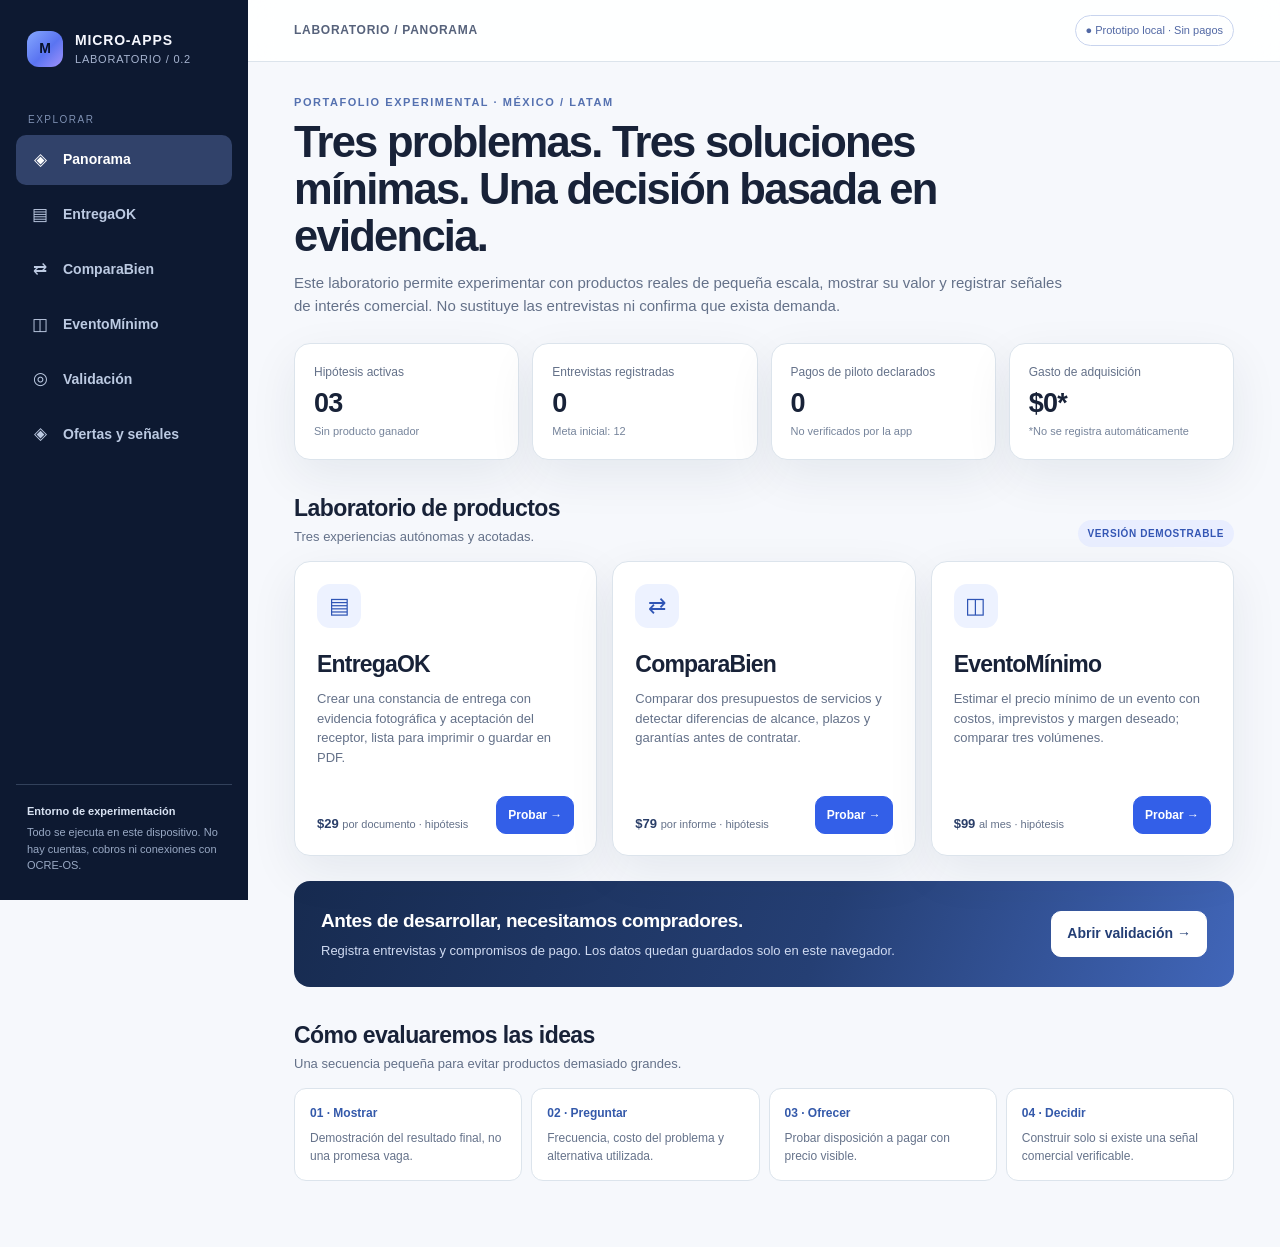
<file: micro-apps-lab/index.html>
<!doctype html>
<html lang="es-MX">
<head>
<meta charset="utf-8">
<meta name="viewport" content="width=device-width,initial-scale=1,viewport-fit=cover">
<meta name="theme-color" content="#101b31">
<meta name="description" content="Laboratorio v0.2 de demostración y validación comercial de micro-apps. No recopila datos en servidores.">
<title>MICRO-APPS / Laboratorio de validación</title>
<style>
:root{color-scheme:light;--ink:#182238;--muted:#647189;--line:#dce4ec;--blue:#335fe8;--deep:#0d1931;--canvas:#f6f8fc;--positive:#087d60;--amber:#9a600a;--radius:16px;--shadow:0 16px 48px rgba(20,34,67,.075)}
*{box-sizing:border-box}html{scroll-behavior:smooth}body{margin:0;font-family:Inter,ui-sans-serif,-apple-system,BlinkMacSystemFont,"Segoe UI",Roboto,Helvetica,Arial,sans-serif;background:var(--canvas);color:var(--ink);font-size:14px;line-height:1.52}button,input,textarea,select{font:inherit}button{cursor:pointer}button:focus-visible,input:focus-visible,textarea:focus-visible,select:focus-visible{outline:3px solid #abc0ff;outline-offset:2px}a{color:inherit}
.shell{display:grid;grid-template-columns:248px minmax(0,1fr);min-height:100dvh}.rail{background:var(--deep);color:#f5f7fe;min-height:100dvh;padding:26px 16px;position:sticky;top:0;align-self:start;height:100dvh;display:flex;flex-direction:column}.logo{display:flex;align-items:center;gap:12px;padding:4px 11px 25px}.logo-symbol{width:36px;height:36px;border-radius:12px;display:grid;place-items:center;background:linear-gradient(135deg,#86a8ff,#5a74f1 55%,#a092fb);font-weight:900;color:#08122a}.logo-title{font-size:14px;font-weight:800;letter-spacing:.06em}.logo-sub{font-size:11px;color:#a6b4d0;letter-spacing:.07em;text-transform:uppercase}.rail-sub{font-size:10px;color:#7e90b2;text-transform:uppercase;letter-spacing:.15em;margin:19px 12px 8px}.nav{display:flex;flex-direction:column;gap:5px}.nav-btn{border:0;color:#bccae2;background:transparent;text-align:left;padding:12px 13px;border-radius:10px;display:flex;gap:12px;align-items:center;font-weight:600;width:100%}.nav-btn .nav-icon{font-size:17px;width:22px;text-align:center;font-weight:400}.nav-btn:hover{background:#1e2c49;color:white}.nav-btn[aria-current="page"]{background:#31426a;color:#fff}.rail-bottom{margin-top:auto;border-top:1px solid #32415b;padding:18px 11px 0;color:#99a9c4;font-size:11px}.rail-bottom strong{display:block;color:#d8e2f2;margin-bottom:4px}.main{min-width:0}.topline{background:rgba(255,255,255,.88);border-bottom:1px solid var(--line);padding:15px clamp(18px,4vw,46px);display:flex;justify-content:space-between;align-items:center;gap:14px;position:sticky;top:0;z-index:5;backdrop-filter:blur(12px)}.breadcrumb{font-size:12px;font-weight:700;color:#56627b;letter-spacing:.06em}.environment{font-size:11px;padding:6px 10px;border:1px solid #c8d4ee;border-radius:50px;color:#5168a4;white-space:nowrap}.content{max-width:1190px;padding:32px clamp(17px,4vw,46px) 66px;margin:auto}.screen{display:none}.screen.active{display:block;animation:appear .18s ease-out}@keyframes appear{from{opacity:.7;transform:translateY(5px)}to{opacity:1;transform:translateY(0)}}.eyebrow{text-transform:uppercase;letter-spacing:.14em;color:#5571b0;font-weight:800;font-size:11px;margin:0 0 9px}.h1{font-size:clamp(28px,3.4vw,45px);letter-spacing:-.04em;line-height:1.08;margin:0 0 12px;max-width:790px}.h2{font-size:23px;letter-spacing:-.025em;line-height:1.18;margin:0}.intro{max-width:780px;color:var(--muted);font-size:15px;margin:0 0 25px}.section-head{display:flex;justify-content:space-between;align-items:end;gap:12px;margin:35px 0 14px}.section-head p{margin:5px 0 0;color:var(--muted);font-size:13px}.tag{display:inline-flex;align-items:center;border-radius:30px;background:#e9eeff;color:#3456b4;font-size:10px;font-weight:800;letter-spacing:.06em;padding:6px 10px;text-transform:uppercase;white-space:nowrap}.tag.gray{background:#eef1f5;color:#67778f}.tag.gold{background:#fff1dd;color:#936015}.card{background:#fff;border:1px solid var(--line);border-radius:var(--radius);box-shadow:var(--shadow)}.metric-grid{display:grid;grid-template-columns:repeat(4,minmax(0,1fr));gap:13px}.metric{padding:19px}.metric .meta{font-size:12px;color:var(--muted)}.metric b{display:block;font-size:27px;letter-spacing:-.03em;margin:5px 0 2px;line-height:1.3}.metric small{display:block;color:#76849b;font-size:11px}.workspace-grid{display:grid;grid-template-columns:repeat(3,minmax(0,1fr));gap:15px}.product{display:flex;flex-direction:column;min-height:280px;overflow:hidden}.product>.product-top{padding:22px 22px 8px}.product .symbol{width:44px;height:44px;display:grid;place-items:center;background:#edf2ff;border-radius:13px;color:#2f55b5;font-size:22px}.product h3{font-size:23px;letter-spacing:-.035em;margin:19px 0 7px}.product p{color:var(--muted);margin:0;font-size:13px}.product-foot{margin-top:auto;padding:20px 22px 21px;display:flex;align-items:end;justify-content:space-between;gap:12px}.price{font-weight:800;color:#2a3e68;font-size:13px}.price small{font-weight:500;color:var(--muted);font-size:11px}.btn{background:var(--blue);border:1px solid var(--blue);color:white;font-weight:700;padding:11px 15px;border-radius:10px;text-align:center;display:inline-flex;align-items:center;justify-content:center;gap:8px;transition:transform .1s,background .1s;text-decoration:none}.btn:hover{background:#284dc5}.btn:active{transform:translateY(1px)}.btn.secondary{background:white;color:#2c456e;border:1px solid #cfd9e6}.btn.secondary:hover{background:#f2f6ff}.btn.ghost{border-color:transparent;background:#edf2ff;color:#3654a0}.btn.danger{background:white;border-color:#e9c4c4;color:#ad3030}.btn.small{font-size:12px;padding:9px 11px}.btn:disabled{opacity:.45;cursor:not-allowed}.split{display:grid;grid-template-columns:minmax(0,1.2fr) minmax(290px,.8fr);gap:18px;align-items:start}.panel{padding:23px}.panel h3{font-size:17px;letter-spacing:-.01em;margin:0 0 5px}.panel .caption{color:var(--muted);font-size:12px;margin:0 0 23px}.form-grid{display:grid;grid-template-columns:repeat(2,minmax(0,1fr));gap:14px}.field{min-width:0}.field.full{grid-column:1/-1}.field label{font-weight:700;color:#3d4c65;font-size:12px;display:block;margin-bottom:6px}.field input,.field textarea,.field select{width:100%;min-width:0;border:1px solid #d1dce8;background:#fff;border-radius:9px;padding:11px 12px;color:var(--ink)}.field textarea{resize:vertical;min-height:85px}.field .help{margin:5px 0 0;color:#7a8aa0;font-size:11px}.subhead{font-size:13px;font-weight:800;margin:21px 0 12px;color:#34435d;border-top:1px solid #e5eaf2;padding-top:18px}.actions{display:flex;flex-wrap:wrap;gap:9px;margin-top:20px}.note{border-left:3px solid #8aa6f5;background:#f0f4ff;color:#4e6288;border-radius:0 9px 9px 0;padding:12px 14px;font-size:12px}.note.warn{border-left-color:#f5bd65;background:#fffaed;color:#745d35}.right-stack{display:grid;gap:15px}.mock{background:linear-gradient(145deg,#f6f9ff,#fff 55%);padding:25px}.mock .doc-mini{border:1px solid #dce2ec;background:white;border-radius:13px;padding:20px;box-shadow:0 12px 24px #32415a12}.doc-mini b{display:block;font-size:15px}.doc-mini .line{height:8px;background:#e8edf5;border-radius:8px;margin:9px 0}.doc-mini .line.short{width:53%}.doc-mini .line.med{width:78%}.check{display:flex;align-items:start;gap:9px;font-size:12px;color:#53617b}.check input{margin-top:3px}.preview{background:#f3f6fc;border-radius:12px;padding:15px;margin-top:15px}.preview-title{font-size:11px;text-transform:uppercase;letter-spacing:.12em;color:#66799b;font-weight:800;margin-bottom:10px}.preview p{font-size:13px;margin:0 0 8px;white-space:pre-wrap;overflow-wrap:anywhere}.preview p:last-child{margin-bottom:0}.two-quotes{display:grid;grid-template-columns:repeat(2,minmax(0,1fr));gap:15px}.quote-panel{padding:19px;background:#f8faff;border:1px solid #e0e9f8;border-radius:13px}.quote-panel h3{margin:0 0 15px}.quote-panel .field+.field{margin-top:12px}.result-number{font-size:37px;font-weight:800;letter-spacing:-.045em;line-height:1.1;margin:8px 0}.result-label{font-size:11px;color:var(--muted);text-transform:uppercase;letter-spacing:.09em;font-weight:800}.result-list{list-style:none;padding:0;margin:8px 0}.result-list li{display:flex;gap:9px;align-items:start;padding:8px 0;border-bottom:1px solid #e6ebf3;font-size:12px}.result-list li:last-child{border:0}.result-list .dot{width:8px;height:8px;background:#7294e7;border-radius:50%;flex:none;margin-top:6px}.scenario-grid{display:grid;grid-template-columns:repeat(3,minmax(0,1fr));gap:9px}.scenario{background:#f4f7fc;border:1px solid #e3eaf4;border-radius:11px;padding:15px 12px}.scenario strong{display:block;font-size:19px;letter-spacing:-.02em}.scenario small{font-size:11px;color:var(--muted)}.scenario .label{font-size:11px;font-weight:700;color:#60728e}.data-table{border-collapse:collapse;width:100%;font-size:12px}.data-table th,.data-table td{border-bottom:1px solid #e4eaf2;text-align:left;padding:10px 7px;vertical-align:top}.data-table th{color:#63728b;font-size:11px}.data-table td:last-child,.data-table th:last-child{text-align:right}.data-table-wrap{overflow-x:auto}.empty{padding:25px 8px;color:#7b899f;text-align:center;font-size:13px}.bullets{padding-left:20px;color:#53627b}.bullets li{margin:7px 0}.flow-steps{display:grid;grid-template-columns:repeat(4,1fr);gap:9px}.flow-step{background:#fff;border:1px solid var(--line);padding:15px;border-radius:12px}.flow-step b{display:block;color:#3459aa;font-size:12px;margin-bottom:7px}.flow-step p{color:#66738b;margin:0;font-size:12px}.signature-box{background:white;border:1px solid #cdd9e7;border-radius:10px;padding:6px;position:relative}.signature-box canvas{width:100%;height:130px;touch-action:none;display:block;cursor:crosshair}.signature-box span{position:absolute;bottom:13px;left:15px;color:#9ba7b6;font-size:10px;pointer-events:none}.minor{font-size:12px;color:var(--muted)}.photo-previews{display:flex;flex-wrap:wrap;gap:7px;margin-top:8px}.photo-previews img{width:74px;height:74px;object-fit:cover;border-radius:7px;border:1px solid var(--line)}.status-pill{font-size:10px;color:var(--positive);font-weight:800;text-transform:uppercase;letter-spacing:.05em}.validation-grid{display:grid;grid-template-columns:repeat(2,minmax(0,1fr));gap:18px}.progress{height:7px;background:#e5ebf3;border-radius:8px;overflow:hidden;margin-top:9px}.progress span{display:block;height:100%;background:#5278e6;transition:width .3s}.banner{background:linear-gradient(110deg,#172b50,#253f74 56%,#4166b9);color:white;padding:26px 27px;border-radius:16px;display:flex;justify-content:space-between;gap:15px;align-items:center;margin:25px 0}.banner p{color:#d0dbf2;margin:5px 0 0;font-size:13px}.banner strong{font-size:19px;letter-spacing:-.02em}.banner .btn{background:#fff;color:#233e75;border-color:#fff;white-space:nowrap}.print-sheet{display:none}.print-header{border-bottom:2px solid #203b72;padding-bottom:15px;margin-bottom:20px}.print-sheet h1{margin:0;font-size:23px}.print-sheet h2{font-size:16px;margin:18px 0 8px}.print-sheet table{width:100%;border-collapse:collapse}.print-sheet td,.print-sheet th{border-bottom:1px solid #dce2ed;padding:8px;text-align:left;vertical-align:top}.print-sheet p{overflow-wrap:anywhere;white-space:pre-wrap}.print-sheet .print-images{display:flex;flex-wrap:wrap;gap:10px}.print-sheet .print-images img{max-width:30%;max-height:210px;object-fit:contain;border:1px solid #ddd}.print-sheet .print-sign{width:250px;max-width:100%;height:100px;object-fit:contain;border-bottom:1px solid #222}.print-sheet .print-foot{margin-top:24px;border-top:1px solid #ccc;padding-top:10px;color:#666;font-size:10px}.toast{position:fixed;bottom:23px;right:23px;background:#192c51;color:white;border-radius:11px;padding:12px 17px;box-shadow:0 12px 30px #18294d33;z-index:99;font-size:13px;max-width:330px;display:none}.toast.visible{display:block}.printonly{display:none}
@media(max-width:1050px){.metric-grid{grid-template-columns:repeat(2,minmax(0,1fr))}.workspace-grid{grid-template-columns:repeat(2,minmax(0,1fr))}.split{grid-template-columns:1fr}.right-stack{grid-template-columns:repeat(2,minmax(0,1fr))}}@media(max-width:750px){.shell{display:block}.rail{position:static;height:auto;min-height:0;padding:13px 13px 10px}.rail .logo{padding:0 2px 10px}.logo-sub{display:none}.rail-sub,.rail-bottom{display:none}.nav{flex-direction:row;overflow-x:auto;gap:5px;padding-bottom:2px}.nav-btn{white-space:nowrap;font-size:12px;padding:9px 10px;gap:6px;width:auto}.nav-btn .nav-icon{font-size:14px;width:auto}.topline{position:static;padding:10px 18px}.content{padding:24px 16px 56px}.workspace-grid,.validation-grid{grid-template-columns:1fr}.right-stack{grid-template-columns:1fr}.product{min-height:auto}.banner{align-items:start;flex-direction:column}.flow-steps{grid-template-columns:repeat(2,minmax(0,1fr))}}@media(max-width:500px){.metric-grid{grid-template-columns:repeat(2,minmax(0,1fr));gap:8px}.metric{padding:14px}.metric b{font-size:23px}.form-grid,.two-quotes{grid-template-columns:1fr}.panel{padding:17px}.field.full{grid-column:auto}.scenario-grid{grid-template-columns:1fr}.scenario{display:flex;justify-content:space-between;align-items:center}.flow-steps{grid-template-columns:1fr}.section-head{align-items:start}.h1{font-size:30px}.product-foot{padding-top:12px}.banner{padding:20px}.environment{font-size:10px}}@media print{@page{size:A4;margin:17mm}html,body{background:#fff!important;color:#111!important;font-family:Arial,sans-serif}.shell,.toast{display:none!important}.print-sheet{display:block!important;font-size:11px;line-height:1.4}.printonly{display:block}}
</style>
</head>
<body>
<div class="shell" id="app">
  <aside class="rail" aria-label="Navegación del laboratorio">
    <div class="logo"><div class="logo-symbol">M</div><div><div class="logo-title">MICRO-APPS</div><div class="logo-sub">Laboratorio / 0.2</div></div></div>
    <div class="rail-sub">Explorar</div>
    <nav class="nav" aria-label="Secciones">
      <button class="nav-btn" data-screen="inicio" aria-current="page"><span class="nav-icon">◈</span> Panorama</button>
      <button class="nav-btn" data-screen="entrega"><span class="nav-icon">▤</span> EntregaOK</button>
      <button class="nav-btn" data-screen="compara"><span class="nav-icon">⇄</span> ComparaBien</button>
      <button class="nav-btn" data-screen="evento"><span class="nav-icon">◫</span> EventoMínimo</button>
      <button class="nav-btn" data-screen="validacion"><span class="nav-icon">◎</span> Validación</button>
      <button class="nav-btn" data-screen="ofertas"><span class="nav-icon">◈</span> Ofertas y señales</button>
    </nav>
    <div class="rail-bottom"><strong>Entorno de experimentación</strong>Todo se ejecuta en este dispositivo. No hay cuentas, cobros ni conexiones con OCRE-OS.</div>
  </aside>
  <main class="main">
    <div class="topline"><div class="breadcrumb" id="breadcrumb">LABORATORIO / PANORAMA</div><span class="environment">● Prototipo local · Sin pagos</span></div>
    <div class="content">
      <section class="screen active" id="screen-inicio">
        <p class="eyebrow">Portafolio experimental · México / LATAM</p>
        <h1 class="h1">Tres problemas. Tres soluciones mínimas. Una decisión basada en evidencia.</h1>
        <p class="intro">Este laboratorio permite experimentar con productos reales de pequeña escala, mostrar su valor y registrar señales de interés comercial. No sustituye las entrevistas ni confirma que exista demanda.</p>
        <div class="metric-grid">
          <div class="metric card"><div class="meta">Hipótesis activas</div><b>03</b><small>Sin producto ganador</small></div>
          <div class="metric card"><div class="meta">Entrevistas registradas</div><b id="home-interviews">0</b><small>Meta inicial: 12</small></div>
          <div class="metric card"><div class="meta">Pagos de piloto declarados</div><b id="home-paid">0</b><small>No verificados por la app</small></div>
          <div class="metric card"><div class="meta">Gasto de adquisición</div><b>$0*</b><small>*No se registra automáticamente</small></div>
        </div>
        <div class="section-head"><div><h2 class="h2">Laboratorio de productos</h2><p>Tres experiencias autónomas y acotadas.</p></div><span class="tag">Versión demostrable</span></div>
        <div class="workspace-grid">
          <article class="product card"><div class="product-top"><div class="symbol">▤</div><h3>EntregaOK</h3><p>Crear una constancia de entrega con evidencia fotográfica y aceptación del receptor, lista para imprimir o guardar en PDF.</p></div><div class="product-foot"><span class="price">$29 <small>por documento · hipótesis</small></span><button class="btn small" data-goto="entrega">Probar →</button></div></article>
          <article class="product card"><div class="product-top"><div class="symbol">⇄</div><h3>ComparaBien</h3><p>Comparar dos presupuestos de servicios y detectar diferencias de alcance, plazos y garantías antes de contratar.</p></div><div class="product-foot"><span class="price">$79 <small>por informe · hipótesis</small></span><button class="btn small" data-goto="compara">Probar →</button></div></article>
          <article class="product card"><div class="product-top"><div class="symbol">◫</div><h3>EventoMínimo</h3><p>Estimar el precio mínimo de un evento con costos, imprevistos y margen deseado; comparar tres volúmenes.</p></div><div class="product-foot"><span class="price">$99 <small>al mes · hipótesis</small></span><button class="btn small" data-goto="evento">Probar →</button></div></article>
        </div>
        <div class="banner"><div><strong>Antes de desarrollar, necesitamos compradores.</strong><p>Registra entrevistas y compromisos de pago. Los datos quedan guardados solo en este navegador.</p></div><button class="btn" data-goto="validacion">Abrir validación →</button></div>
        <div class="section-head"><div><h2 class="h2">Cómo evaluaremos las ideas</h2><p>Una secuencia pequeña para evitar productos demasiado grandes.</p></div></div>
        <div class="flow-steps"><div class="flow-step"><b>01 · Mostrar</b><p>Demostración del resultado final, no una promesa vaga.</p></div><div class="flow-step"><b>02 · Preguntar</b><p>Frecuencia, costo del problema y alternativa utilizada.</p></div><div class="flow-step"><b>03 · Ofrecer</b><p>Probar disposición a pagar con precio visible.</p></div><div class="flow-step"><b>04 · Decidir</b><p>Construir solo si existe una señal comercial verificable.</p></div></div>
      </section>

      <section class="screen" id="screen-entrega">
        <p class="eyebrow">Micro-app 01 / Evidencia de entrega</p><h1 class="h1">EntregaOK</h1><p class="intro">Documenta una entrega con sus datos, fotografías y aceptación. La salida es una constancia sencilla que puedes imprimir o guardar como PDF.</p>
        <div class="split">
          <div class="card panel">
            <h3>Datos de la entrega</h3><p class="caption">Completa los campos y genera el documento. Los datos no se envían a ningún servidor.</p>
            <form id="entrega-form" autocomplete="off">
              <div class="form-grid">
                <div class="field"><label for="e-emisor">Emisor o negocio *</label><input id="e-emisor" maxlength="100" required placeholder="Ej. Taller Las Palmas"></div>
                <div class="field"><label for="e-folio">Folio *</label><input id="e-folio" maxlength="50" required placeholder="ENT-001"></div>
                <div class="field full"><label for="e-concepto">Qué se entrega *</label><textarea id="e-concepto" maxlength="1500" required placeholder="Describe el producto, trabajo o servicio entregado"></textarea></div>
                <div class="field"><label for="e-receptor">Nombre del receptor *</label><input id="e-receptor" maxlength="120" required placeholder="Nombre completo"></div>
                <div class="field"><label for="e-fecha">Fecha *</label><input id="e-fecha" type="date" required></div>
                <div class="field full"><label for="e-lugar">Lugar o referencia</label><input id="e-lugar" maxlength="240" placeholder="Dirección o punto de entrega"></div>
                <div class="field full"><label for="e-observaciones">Observaciones</label><textarea id="e-observaciones" maxlength="1200" placeholder="Estado del producto, accesorios incluidos, pendientes, etc."></textarea></div>
                <div class="field full"><label for="e-fotos">Fotografías de evidencia (máximo 3)</label><input id="e-fotos" type="file" accept="image/*" multiple><p class="help">Imágenes seleccionadas localmente. Máximo 3 fotografías de 5 MB cada una.</p><div class="photo-previews" id="e-photo-previews"></div></div>
              </div>
              <div class="subhead">Conformidad del receptor</div>
              <div class="field full"><label>Firma manuscrita opcional (trazo en pantalla)</label><div class="signature-box"><canvas id="e-signature" width="640" height="260" aria-label="Área para dibujar una firma"></canvas><span>Traza con el dedo o el cursor</span></div><button class="btn ghost small" type="button" id="e-clear-sign" style="margin-top:8px">Borrar trazo</button></div>
              <label class="check" style="margin-top:17px"><input type="checkbox" id="e-confirm" required> <span>Confirmo que el receptor revisó la descripción y manifestó su conformidad al momento de documentar esta entrega. *</span></label>
              <div class="actions"><button type="submit" class="btn">Generar constancia / PDF →</button><button type="button" class="btn secondary" id="e-sample">Cargar ejemplo</button></div>
            </form>
          </div>
          <div class="right-stack">
            <div class="card mock"><div class="eyebrow">Salida de ejemplo</div><div class="doc-mini"><span class="tag gray" style="margin-bottom:12px">Constancia</span><b>Entrega documentada</b><div class="line med"></div><div class="line"></div><div class="line short"></div><div class="line"></div><div style="display:flex;justify-content:space-between;gap:10px;margin-top:30px"><span class="minor">Receptor</span><span class="minor">Fecha</span></div><div class="line med"></div></div><p class="minor" style="margin-top:15px">El navegador permite imprimir o elegir “Guardar como PDF” en el diálogo de impresión.</p></div>
            <div class="note warn"><b>Alcance jurídico.</b> La firma dibujada y la aceptación registrada no constituyen por sí solas una firma electrónica certificada ni prueban inequívocamente la identidad. Esta herramienta es una demostración documental, no un servicio de certificación.</div>
          </div>
        </div>
      </section>

      <section class="screen" id="screen-compara">
        <p class="eyebrow">Micro-app 02 / Decisión de contratación</p><h1 class="h1">ComparaBien</h1><p class="intro">Compara dos presupuestos de servicios usando los datos que tú revisaste. Distingue precio, fecha, garantía y conceptos incluidos sin tomar una decisión automáticamente.</p>
        <div class="card panel">
          <h3>Presupuestos por comparar</h3><p class="caption">Versión inicial manual: no interpreta archivos PDF ni verifica la exactitud de lo que escribas.</p>
          <form id="compara-form">
            <div class="two-quotes">
              <div class="quote-panel"><h3>Propuesta A</h3><div class="field"><label for="c-a-name">Proveedor *</label><input id="c-a-name" required placeholder="Proveedor A"></div><div class="field"><label for="c-a-price">Importe total (MXN) *</label><input id="c-a-price" type="number" step="0.01" min="0" required placeholder="14500"></div><div class="field"><label for="c-a-days">Plazo de entrega (días)</label><input id="c-a-days" type="number" min="0" step="1" placeholder="7"></div><div class="field"><label for="c-a-warranty">Garantía (meses)</label><input id="c-a-warranty" type="number" min="0" step="1" placeholder="6"></div><div class="field"><label for="c-a-items">Conceptos incluidos (uno por línea) *</label><textarea id="c-a-items" required placeholder="Preparación de superficie&#10;Materiales&#10;Mano de obra"></textarea></div><div class="field"><label for="c-a-notes">Notas y exclusiones</label><textarea id="c-a-notes" placeholder="No incluye retiro de residuos"></textarea></div></div>
              <div class="quote-panel"><h3>Propuesta B</h3><div class="field"><label for="c-b-name">Proveedor *</label><input id="c-b-name" required placeholder="Proveedor B"></div><div class="field"><label for="c-b-price">Importe total (MXN) *</label><input id="c-b-price" type="number" step="0.01" min="0" required placeholder="12900"></div><div class="field"><label for="c-b-days">Plazo de entrega (días)</label><input id="c-b-days" type="number" min="0" step="1" placeholder="12"></div><div class="field"><label for="c-b-warranty">Garantía (meses)</label><input id="c-b-warranty" type="number" min="0" step="1" placeholder="3"></div><div class="field"><label for="c-b-items">Conceptos incluidos (uno por línea) *</label><textarea id="c-b-items" required placeholder="Materiales&#10;Mano de obra"></textarea></div><div class="field"><label for="c-b-notes">Notas y exclusiones</label><textarea id="c-b-notes" placeholder="Retiro de residuos por separado"></textarea></div></div>
            </div><div class="actions"><button type="submit" class="btn">Comparar propuestas →</button><button type="button" class="btn secondary" id="c-sample">Cargar ejemplo</button></div>
          </form>
          <div id="c-result" style="display:none;margin-top:24px"></div>
        </div>
        <div class="note warn" style="margin-top:16px"><b>Importante.</b> Un precio más bajo no implica una mejor propuesta. Los conceptos con nombres distintos pueden equivaler a lo mismo: verifica diferencias con ambos proveedores. No incluye asesoramiento técnico, jurídico ni evaluación de solvencia.</div>
      </section>

      <section class="screen" id="screen-evento">
        <p class="eyebrow">Micro-app 03 / Rentabilidad de eventos</p><h1 class="h1">EventoMínimo</h1><p class="intro">Calcula un precio de venta que cubra costos e imprevistos y permita alcanzar un margen objetivo. Explora cómo cambia al atender más o menos invitados.</p>
        <div class="split"><div class="card panel"><h3>Datos del evento</h3><p class="caption">Todos los importes en pesos mexicanos. Los resultados se actualizan al modificar un campo.</p>
          <form id="evento-form"><div class="form-grid">
            <div class="field"><label for="v-guests">Invitados *</label><input type="number" id="v-guests" min="1" max="100000" step="1" value="80" required></div>
            <div class="field"><label for="v-variable">Costo variable por invitado *</label><input type="number" id="v-variable" min="0" step=".01" value="220" required></div>
            <div class="field"><label for="v-personal">Personal (costo fijo) *</label><input type="number" id="v-personal" min="0" step=".01" value="2800" required></div>
            <div class="field"><label for="v-venue">Lugar y equipo *</label><input type="number" id="v-venue" min="0" step=".01" value="3500" required></div>
            <div class="field"><label for="v-transport">Transporte *</label><input type="number" id="v-transport" min="0" step=".01" value="900" required></div>
            <div class="field"><label for="v-other">Otros costos fijos *</label><input type="number" id="v-other" min="0" step=".01" value="600" required></div>
            <div class="field"><label for="v-buffer">Imprevistos sobre costo (%) *</label><input type="number" id="v-buffer" min="0" max="100" step=".1" value="10" required></div>
            <div class="field"><label for="v-margin">Margen sobre venta deseado (%) *</label><input type="number" id="v-margin" min="0" max="95" step=".1" value="30" required><p class="help">Margen, no recargo sobre costo.</p></div>
          </div><div class="actions"><button type="submit" class="btn">Actualizar escenario</button><button type="button" class="btn secondary" id="v-print">Imprimir resumen / PDF</button></div></form>
        </div>
        <div class="right-stack"><div class="card panel"><div class="result-label">Precio total objetivo</div><div class="result-number" id="v-target">—</div><div class="minor">Para el escenario base, antes de impuestos y comisiones.</div><div class="preview"><div class="result-label">Precio promedio por invitado</div><div id="v-perguest" style="font-weight:800;font-size:21px">—</div></div><ul class="result-list"><li><span class="dot"></span><span>Costo base: <b id="v-base">—</b></span></li><li><span class="dot"></span><span>Reserva de imprevistos: <b id="v-buffer-value">—</b></span></li><li><span class="dot"></span><span>Ganancia objetivo: <b id="v-profit">—</b></span></li></ul></div><div class="card panel"><h3>Sensibilidad de asistencia</h3><p class="caption">Manteniendo los costos fijos y el costo por invitado.</p><div class="scenario-grid" id="v-scenarios"></div></div><div class="note warn">El cálculo no contempla impuestos, comisiones de cobro, fluctuaciones de precios, descuentos ni personal variable adicional salvo que los incluyas en los costos. No es una cotización formal.</div></div></div>
      </section>

      <section class="screen" id="screen-validacion">
        <p class="eyebrow">Laboratorio / Investigación comercial</p><h1 class="h1">Registro de validación</h1><p class="intro">Documenta conversaciones y señales observables de pago. Utiliza códigos anónimos para participantes; evita ingresar teléfonos, correos y otros datos personales.</p>
        <div class="metric-grid" style="margin-bottom:20px"><div class="metric card"><div class="meta">Entrevistas</div><b id="m-total">0</b><small>Meta: 12</small><div class="progress"><span id="progress-talk" style="width:0"></span></div></div><div class="metric card"><div class="meta">EntregaOK</div><b id="m-entrega">0</b><small>Registros</small></div><div class="metric card"><div class="meta">ComparaBien</div><b id="m-compara">0</b><small>Registros</small></div><div class="metric card"><div class="meta">EventoMínimo</div><b id="m-evento">0</b><small>Registros</small></div></div>
        <div class="validation-grid"><div class="card panel"><h3>Nueva entrevista o prueba comercial</h3><p class="caption">Al guardar, el registro queda únicamente en el almacenamiento local del navegador.</p>
          <form id="validation-form"><div class="form-grid">
            <div class="field"><label for="r-app">Producto *</label><select id="r-app" required><option value="entrega">EntregaOK</option><option value="compara">ComparaBien</option><option value="evento">EventoMínimo</option></select></div>
            <div class="field"><label for="r-date">Fecha *</label><input type="date" id="r-date" required></div>
            <div class="field"><label for="r-code">Código del participante *</label><input id="r-code" required maxlength="30" placeholder="Ej. P-001"></div>
            <div class="field"><label for="r-channel">Canal *</label><select id="r-channel" required><option>Entrevista directa</option><option>Demostración presencial</option><option>Videollamada</option><option>Mensaje</option><option>Otro</option></select></div>
            <div class="field"><label for="r-frequency">Frecuencia del problema *</label><select id="r-frequency" required><option value="">Seleccionar</option><option>Diaria</option><option>Semanal</option><option>Mensual</option><option>Ocasional</option><option>No experimenta el problema</option></select></div>
            <div class="field"><label for="r-price">Precio presentado (MXN) *</label><input id="r-price" type="number" min="0" step=".01" required placeholder="29"></div>
            <div class="field full"><label for="r-alternative">Qué usa actualmente para resolverlo *</label><textarea id="r-alternative" maxlength="800" required placeholder="Describe lo que hace hoy, sin sugerirle nuestra solución"></textarea></div>
            <div class="field full"><label for="r-cost">Costo del problema descrito por el participante</label><textarea id="r-cost" maxlength="800" placeholder="Ejemplos de tiempo perdido, errores o dinero; no inventar cifras"></textarea></div>
            <div class="field full"><label for="r-reaction">Respuesta observable a la oferta *</label><select id="r-reaction" required><option value="">Seleccionar</option><option value="pago_declarado">Declaró haber pagado un piloto (verificar fuera de esta app)</option><option value="compromiso">Compromiso específico de piloto pago, aún no cobrado</option><option value="interes">Solo interés verbal</option><option value="rechazo">Rechazó la oferta</option></select></div>
            <div class="field full"><label for="r-objection">Objeción principal / observaciones</label><textarea id="r-objection" maxlength="1000" placeholder="Qué dijo literalmente, cuándo compraría y por qué"></textarea></div>
          </div><div class="actions"><button class="btn" type="submit">Guardar registro</button></div></form>
        </div><div class="right-stack"><div class="card panel"><h3>Regla de decisión</h3><p class="caption">No construir por entusiasmo: construir por evidencia.</p><ol class="bullets"><li>Hablar con 12 personas pertinentes (4 por producto como exploración).</li><li>Confirmar problema frecuente y costo económico con ejemplos.</li><li>Lograr compromisos específicos de pago y, preferiblemente, pagos piloto verificados.</li><li>Evaluar facilidad de distribución, costo de adquisición y esfuerzo técnico antes de elegir un MVP.</li></ol><div class="note">Un «me interesa» cuenta como interés, <b>no como venta</b>. Los pagos declarados deben contrastarse con recibos externos.</div></div><div class="card panel"><h3>Exportar o eliminar</h3><p class="caption">Descarga un CSV para conservar registros fuera del navegador. Si borras los datos locales, no podrán recuperarse desde esta aplicación.</p><div class="actions"><button class="btn secondary" type="button" id="r-export">Exportar CSV</button><button class="btn danger" type="button" id="r-clear">Borrar registros</button></div></div></div></div>
        <div class="section-head"><div><h2 class="h2">Historial local</h2><p>Registros capturados en este dispositivo.</p></div><span class="tag gray" id="r-count">0 registros</span></div>
        <div class="card panel" style="padding-top:8px"><div class="data-table-wrap"><table class="data-table"><thead><tr><th>Fecha</th><th>Micro-app</th><th>Código</th><th>Frecuencia</th><th>Precio</th><th>Respuesta</th><th></th></tr></thead><tbody id="r-rows"><tr><td colspan="7" class="empty">No hay entrevistas registradas.</td></tr></tbody></table></div></div>
      </section>

<section class="screen" id="screen-ofertas">
  <p class="eyebrow">Micro-apps / Comercialización experimental</p>
  <h1 class="h1">Ofertas y señales de compra</h1>
  <p class="intro">Tres páginas independientes para presentar cada hipótesis. Una entrevista no es una venta y un pago <b>declarado</b> no equivale a pago verificado. Estas tarjetas muestran exclusivamente registros locales de este dispositivo.</p>
  <div class="workspace-grid">
    <article class="product card"><div class="product-top"><div class="symbol">▤</div><h3>EntregaOK</h3><p>Constancias simples de entrega. Su precio debe diferenciarse de alternativas más baratas.</p></div><div class="product-foot"><span class="price">$29 <small>/ constancia · hipótesis</small></span><a class="btn secondary small" href="ofertas/entregaok.html">Ver oferta →</a></div></article>
    <article class="product card"><div class="product-top"><div class="symbol">⇄</div><h3>ComparaBien</h3><p>Informe comparativo de dos propuestas introducidas por el usuario. Sin recomendación automática.</p></div><div class="product-foot"><span class="price">$79 <small>/ informe · hipótesis</small></span><a class="btn secondary small" href="ofertas/comparabien.html">Ver oferta →</a></div></article>
    <article class="product card"><div class="product-top"><div class="symbol">◫</div><h3>EventoMínimo</h3><p>Calculadora de precio objetivo para negocios de eventos, con tres escenarios.</p></div><div class="product-foot"><span class="price">$99 <small>/ mes · hipótesis</small></span><a class="btn secondary small" href="ofertas/eventominimo.html">Ver oferta →</a></div></article>
  </div>
  <div class="section-head"><div><h2 class="h2">Evidencia por producto</h2><p>Sin aprobar automáticamente el desarrollo.</p></div><span class="tag gray">Datos locales</span></div>
  <div class="card panel"><div class="data-table-wrap"><table class="data-table"><thead><tr><th>Producto</th><th>Entrevistas</th><th>Compromisos específicos</th><th>Pagos declarados*</th><th>Lectura preliminar</th></tr></thead><tbody id="market-rows"></tbody></table></div><p class="caption">*No se verifican aquí pagos ni entregables. Un compromiso es una declaración registrada; se requiere confirmación externa y condiciones de piloto antes de aceptar dinero. No se deduce una tasa estadística con muestras pequeñas.</p></div>
  <div class="banner" style="margin-top:18px"><div><strong>¿Qué autorizamos después?</strong><p>Solo un MVP, tras entrevistas, compromisos verificables, diferenciación competitiva y costos de adquisición plausibles.</p></div><button class="btn" data-goto="validacion">Registrar hallazgos →</button></div>
  <div class="note warn" style="margin-top:18px"><b>Sobre los precios.</b> Los tres importes son hipótesis de investigación, no tarifas de productos disponibles. Las páginas de oferta no capturan prospectos, pagos ni datos personales.</div>
</section>
    </div>
  </main>
</div>
<div id="print-sheet" class="print-sheet" aria-hidden="true"></div>
<div class="toast" id="toast" role="status" aria-live="polite"></div>
<script>
(()=>{'use strict';
const $=id=>document.getElementById(id);
const money=n=>new Intl.NumberFormat('es-MX',{style:'currency',currency:'MXN',maximumFractionDigits:2}).format(n);
const esc=s=>String(s??'').replace(/[&<>"']/g,c=>({'&':'&amp;','<':'&lt;','>':'&gt;','"':'&quot;',"'":'&#39;'}[c]));
const labels={ofertas:'OFERTAS',inicio:'PANORAMA',entrega:'ENTREGAOK',compara:'COMPARABIEN',evento:'EVENTOMÍNIMO',validacion:'VALIDACIÓN'};
let toastTimer;
function notify(s){$('toast').textContent=s;$('toast').classList.add('visible');clearTimeout(toastTimer);toastTimer=setTimeout(()=>$('toast').classList.remove('visible'),4200)}
function nav(screen){if(!labels[screen])return;document.querySelectorAll('.screen').forEach(x=>x.classList.toggle('active',x.id==='screen-'+screen));document.querySelectorAll('.nav-btn').forEach(x=>{if(x.dataset.screen===screen)x.setAttribute('aria-current','page');else x.removeAttribute('aria-current')});$('breadcrumb').textContent='LABORATORIO / '+labels[screen];window.scrollTo({top:0,behavior:'instant'});if(screen==='validacion'||screen==='ofertas')renderRecords();if(screen==='evento')calculateEvent()}
document.querySelectorAll('[data-screen]').forEach(el=>el.addEventListener('click',()=>nav(el.dataset.screen)));
document.querySelectorAll('[data-goto]').forEach(el=>el.addEventListener('click',()=>nav(el.dataset.goto)));
// Permite abrir directamente un demostrador desde su página de oferta.
if(labels[location.hash.slice(1)])nav(location.hash.slice(1));
function today(){let d=new Date();return [d.getFullYear(),String(d.getMonth()+1).padStart(2,'0'),String(d.getDate()).padStart(2,'0')].join('-')}
$('e-fecha').value=today();$('r-date').value=today();
function printDoc(html){$('print-sheet').innerHTML=html;window.print()}
const printHeader=(title,subtitle)=>`<div class="print-header"><p style="font-size:10px;letter-spacing:2px;color:#777;margin:0 0 7px">MICRO-APPS / LABORATORIO</p><h1>${esc(title)}</h1><p style="margin:4px 0 0;color:#555">${esc(subtitle)}</p></div>`;
const printFooter=`<p class="print-foot">Documento generado en el dispositivo mediante un prototipo experimental. La información procede de los datos capturados por el usuario. No certifica identidad, autenticidad ni validez jurídica. No incluye un servicio de custodia digital.</p>`;
// EntregaOK: images exist only in browser memory, never uploaded.
let photoData=[];
$('e-fotos').addEventListener('change',async ev=>{const files=Array.from(ev.target.files||[]);if(files.length>3||files.some(x=>x.size>5*1024*1024)){notify('Máximo 3 imágenes de hasta 5 MB cada una.');photoData=[];ev.target.value='';$('e-photo-previews').innerHTML='';return}const convert=file=>new Promise((resolve,reject)=>{const reader=new FileReader();reader.onload=()=>resolve(reader.result);reader.onerror=reject;reader.readAsDataURL(file)});try{photoData=await Promise.all(files.map(convert));$('e-photo-previews').innerHTML=photoData.map(src=>`<img alt="Vista previa de fotografía de entrega" src="${src}">`).join('')}catch(e){notify('No fue posible leer las imágenes.')}});
const canvas=$('e-signature');const ctx=canvas.getContext('2d');ctx.lineWidth=3;ctx.lineCap='round';ctx.lineJoin='round';ctx.strokeStyle='#1f304f';let signing=false,hasSignature=false;
function point(e){const r=canvas.getBoundingClientRect();return{x:(e.clientX-r.left)*canvas.width/r.width,y:(e.clientY-r.top)*canvas.height/r.height}}
canvas.addEventListener('pointerdown',e=>{signing=true;canvas.setPointerCapture(e.pointerId);const p=point(e);ctx.beginPath();ctx.moveTo(p.x,p.y);ctx.lineTo(p.x+.1,p.y+.1);ctx.stroke();hasSignature=true});canvas.addEventListener('pointermove',e=>{if(!signing)return;const p=point(e);ctx.lineTo(p.x,p.y);ctx.stroke()});for(const ev of ['pointerup','pointercancel'])canvas.addEventListener(ev,()=>{signing=false});
$('e-clear-sign').addEventListener('click',()=>{ctx.clearRect(0,0,canvas.width,canvas.height);hasSignature=false;notify('Trazo eliminado')});
$('e-sample').addEventListener('click',()=>{const vals={'e-emisor':'Taller Las Palmas','e-folio':'ENT-2026-014','e-concepto':'Entrega de dos mesas restauradas, con acabado protector y herrajes instalados.','e-receptor':'María López','e-lugar':'Sucursal Centro, mostrador de recepción','e-observaciones':'Se entregan en buenas condiciones aparentes. El receptor revisa superficies y herrajes.'};Object.entries(vals).forEach(([id,v])=>$(id).value=v);$('e-confirm').checked=false;notify('Ejemplo cargado. Marca la conformidad antes de generar.')});
$('entrega-form').addEventListener('submit',e=>{e.preventDefault();if(!e.target.reportValidity())return;const fields={};['e-emisor','e-folio','e-concepto','e-receptor','e-fecha','e-lugar','e-observaciones'].forEach(id=>fields[id]=$ (id).value.trim());let images=photoData.map(src=>`<img src="${src}" alt="Foto de evidencia">`).join('');let signature=hasSignature?`<h2>Trazo recibido</h2><img class="print-sign" src="${canvas.toDataURL('image/png')}" alt="Firma dibujada">`:'<p>No se capturó trazo de firma.</p>';
const html=printHeader('Constancia de entrega','Folio '+fields['e-folio'])+`<table><tr><th>Emisor</th><td>${esc(fields['e-emisor'])}</td></tr><tr><th>Receptor</th><td>${esc(fields['e-receptor'])}</td></tr><tr><th>Fecha</th><td>${esc(fields['e-fecha'])}</td></tr><tr><th>Lugar</th><td>${esc(fields['e-lugar']||'No especificado')}</td></tr></table><h2>Concepto entregado</h2><p>${esc(fields['e-concepto'])}</p><h2>Observaciones</h2><p>${esc(fields['e-observaciones']||'Sin observaciones')}</p><h2>Evidencias fotográficas</h2>${images?`<div class="print-images">${images}</div>`:'<p>No se anexaron fotografías.</p>'}<h2>Declaración de conformidad</h2><p>Se documenta la manifestación de conformidad del receptor con la descripción de la entrega, según lo señalado por quien captura esta constancia.</p>${signature}${printFooter}`;
printDoc(html)});
// ComparaBien: simple transparent literal matching, never claims semantic equivalence.
const quoteIds=['a','b'];
$('c-sample').addEventListener('click',()=>{const vals={'c-a-name':'Reformas Norte','c-a-price':'18500','c-a-days':'7','c-a-warranty':'12','c-a-items':'Preparación de superficie\nMateriales\nMano de obra\nRetiro de residuos','c-a-notes':'Incluye limpieza final','c-b-name':'Soluciones del Centro','c-b-price':'16300','c-b-days':'11','c-b-warranty':'3','c-b-items':'Materiales\nMano de obra\nPreparación de superficie','c-b-notes':'Retiro de residuos se cobra por separado'};Object.entries(vals).forEach(([id,v])=>$(id).value=v);$('c-result').style.display='none';notify('Ejemplo cargado. Selecciona «Comparar propuestas».')});
const normalize=s=>s.trim().toLocaleLowerCase('es-MX').normalize('NFD').replace(/[\u0300-\u036f]/g,'').replace(/\s+/g,' ');
function readQuote(k){const id=x=>$('c-'+k+'-'+x).value;return {name:id('name').trim(),price:Number(id('price')),days:id('days')===''?null:Number(id('days')),warranty:id('warranty')===''?null:Number(id('warranty')),items:id('items').split('\n').map(s=>s.trim()).filter(Boolean),notes:id('notes').trim()}}
let lastComparison=null;
$('compara-form').addEventListener('submit',e=>{e.preventDefault();if(!e.target.reportValidity())return;const a=readQuote('a'),b=readQuote('b');if(!a.items.length||!b.items.length){notify('Agrega al menos un concepto por propuesta.');return}const toMap=q=>new Map(q.items.map(t=>[normalize(t),t]));const am=toMap(a),bm=toMap(b);const uniqueA=[...am.keys()].filter(x=>!bm.has(x)).map(x=>am.get(x));const uniqueB=[...bm.keys()].filter(x=>!am.has(x)).map(x=>bm.get(x));const common=[...am.keys()].filter(x=>bm.has(x)).map(x=>am.get(x));const cheaper=a.price===b.price?'Mismo importe':`${a.price<b.price?a.name:b.name} tiene menor importe`;const delta=Math.abs(a.price-b.price);lastComparison={a,b,uniqueA,uniqueB,common,cheaper,delta};const li=(arr,otherwise)=>arr.length?`<ul class="result-list">${arr.map(s=>`<li><span class="dot"></span>${esc(s)}</li>`).join('')}</ul>`:`<p class="minor">${otherwise}</p>`;
$('c-result').style.display='block';$('c-result').innerHTML=`<div class="section-head"><div><h2 class="h2">Comparación preparada</h2><p>Coincidencia de conceptos por nombre normalizado; revisa equivalencias.</p></div><span class="tag">Resultado local</span></div><div class="metric-grid" style="grid-template-columns:repeat(2,minmax(0,1fr));margin-bottom:15px"><div class="card metric"><div class="meta">Diferencia de importe</div><b>${money(delta)}</b><small>${esc(cheaper)}</small></div><div class="card metric"><div class="meta">Conceptos compartidos</div><b>${common.length}</b><small>No demuestra equivalencia de alcance</small></div></div><div class="two-quotes"><div class="quote-panel"><h3>Solo aparece en ${esc(a.name)}</h3>${li(uniqueA,'No hay conceptos exclusivos detectados.')}</div><div class="quote-panel"><h3>Solo aparece en ${esc(b.name)}</h3>${li(uniqueB,'No hay conceptos exclusivos detectados.')}</div></div><div class="preview"><div class="preview-title">Comparación de condiciones</div><div class="data-table-wrap"><table class="data-table"><tr><th>Condición</th><th>${esc(a.name)}</th><th>${esc(b.name)}</th></tr><tr><td>Importe</td><td>${money(a.price)}</td><td>${money(b.price)}</td></tr><tr><td>Plazo</td><td>${a.days===null?'No indicado':a.days+' días'}</td><td>${b.days===null?'No indicado':b.days+' días'}</td></tr><tr><td>Garantía</td><td>${a.warranty===null?'No indicada':a.warranty+' meses'}</td><td>${b.warranty===null?'No indicada':b.warranty+' meses'}</td></tr><tr><td>Notas</td><td>${esc(a.notes||'—')}</td><td>${esc(b.notes||'—')}</td></tr></table></div></div><div class="actions"><button class="btn" type="button" id="c-print">Imprimir comparación / PDF</button></div>`;$('c-print').addEventListener('click',printComparison);$('c-result').scrollIntoView({behavior:'smooth',block:'start'});
});
function printComparison(){if(!lastComparison)return;const{a,b,uniqueA,uniqueB,common,delta,cheaper}=lastComparison;const items=arr=>arr.length?`<ul>${arr.map(x=>`<li>${esc(x)}</li>`).join('')}</ul>`:'<p>Sin elementos detectados</p>';const html=printHeader('Comparación de presupuestos','Resultado de datos introducidos por el usuario')+`<table><tr><th>Concepto</th><th>${esc(a.name)}</th><th>${esc(b.name)}</th></tr><tr><td>Precio total</td><td>${money(a.price)}</td><td>${money(b.price)}</td></tr><tr><td>Entrega</td><td>${a.days===null?'No indicada':a.days+' días'}</td><td>${b.days===null?'No indicada':b.days+' días'}</td></tr><tr><td>Garantía</td><td>${a.warranty===null?'No indicada':a.warranty+' meses'}</td><td>${b.warranty===null?'No indicada':b.warranty+' meses'}</td></tr><tr><td>Notas y exclusiones</td><td>${esc(a.notes||'—')}</td><td>${esc(b.notes||'—')}</td></tr></table><h2>Diferencia de precio: ${money(delta)}</h2><p>${esc(cheaper)}</p><h2>Conceptos mencionados por ambos (coincidencia literal)</h2>${items(common)}<h2>Solo mencionados por ${esc(a.name)}</h2>${items(uniqueA)}<h2>Solo mencionados por ${esc(b.name)}</h2>${items(uniqueB)}<h2>Preguntas antes de contratar</h2><p>¿El alcance, materiales, cantidades y condiciones realmente coinciden? ¿Los conceptos ausentes se incluyen implícitamente o se cobran aparte? ¿Hay costos adicionales, condiciones de pago y garantía documentada?</p>${printFooter}`;printDoc(html)}
// EventoMínimo: margin on revenue, not markup on cost.
let lastEvent=null;
function calculateEvent(){const f=$('evento-form');if(!f.checkValidity()){['v-target','v-base','v-perguest','v-buffer-value','v-profit'].forEach(x=>$(x).textContent='—');$('v-scenarios').innerHTML='Corrige los valores para calcular.';return null}const num=id=>Number($(id).value);const guests=num('v-guests'),variable=num('v-variable'),fixed=num('v-personal')+num('v-venue')+num('v-transport')+num('v-other'),buffer=num('v-buffer')/100,margin=num('v-margin')/100;
const solve=n=>{const base=fixed+n*variable;const contingency=base*buffer;const cost=base+contingency;const target=cost/(1-margin);return{n,base,contingency,cost,target,unit:target/n,profit:target-cost}};const base=solve(guests),low=solve(Math.max(1,Math.round(guests*.8))),high=solve(Math.max(1,Math.round(guests*1.2)));lastEvent={base,low,high,margin:margin*100,buffer:buffer*100,variable,fixed};$('v-target').textContent=money(base.target);$('v-perguest').textContent=money(base.unit);$('v-base').textContent=money(base.base);$('v-buffer-value').textContent=money(base.contingency);$('v-profit').textContent=money(base.profit);
$('v-scenarios').innerHTML=[['-20% aprox.',low],['Base',base],['+20% aprox.',high]].map(([label,s])=>`<div class="scenario"><div><div class="label">${label}</div><small>${s.n} invitados</small></div><strong>${money(s.target)}</strong></div>`).join('');return lastEvent}
$('evento-form').addEventListener('input',calculateEvent);$('evento-form').addEventListener('submit',e=>{e.preventDefault();if(e.target.reportValidity()){calculateEvent();notify('Escenarios actualizados.')}});$('v-print').addEventListener('click',()=>{const e=calculateEvent();if(!e){$('evento-form').reportValidity();return}const {base,low,high}=e;const html=printHeader('Estimación de precio para evento',`${base.n} invitados · Margen objetivo ${e.margin}%`)+`<table><tr><th>Concepto</th><th>Importe</th></tr><tr><td>Costos fijos</td><td>${money(e.fixed)}</td></tr><tr><td>Costo variable por invitado</td><td>${money(e.variable)}</td></tr><tr><td>Costo base</td><td>${money(base.base)}</td></tr><tr><td>Imprevistos (${e.buffer}%)</td><td>${money(base.contingency)}</td></tr><tr><td>Costo total con reserva</td><td>${money(base.cost)}</td></tr><tr><td><b>Precio objetivo total</b></td><td><b>${money(base.target)}</b></td></tr><tr><td>Precio por invitado</td><td>${money(base.unit)}</td></tr><tr><td>Ganancia objetivo</td><td>${money(base.profit)}</td></tr></table><h2>Escenarios de asistencia</h2><table><tr><th>Invitados</th><th>Precio objetivo</th><th>Precio unitario</th></tr>${[low,base,high].map(x=>`<tr><td>${x.n}</td><td>${money(x.target)}</td><td>${money(x.unit)}</td></tr>`).join('')}</table><p>Fórmula: Precio = (costo fijo + costo variable × invitados) × (1 + porcentaje de imprevistos) / (1 - margen objetivo).</p><p>Excluye impuestos y comisiones de cobro.</p>${printFooter}`;printDoc(html)});
// Anonymous local market research log.
const storageKey='microapps_lab_interviews_v01';let memoryFallback=[];
function records(){try{return JSON.parse(localStorage.getItem(storageKey)||'[]')}catch(e){return memoryFallback}}
function saveRecords(data){memoryFallback=data;try{localStorage.setItem(storageKey,JSON.stringify(data));return true}catch(e){notify('Sin almacenamiento persistente: exporta el CSV antes de cerrar.');return false}}
function labelApp(k){return({entrega:'EntregaOK',compara:'ComparaBien',evento:'EventoMínimo'})[k]||k}
const reactionLabels={pago_declarado:'Pago declarado',compromiso:'Compromiso',interes:'Interés verbal',rechazo:'Rechazo'};
$('validation-form').addEventListener('submit',e=>{e.preventDefault();if(!e.target.reportValidity())return;const rec={id:(typeof crypto!=='undefined'&&crypto.randomUUID)?crypto.randomUUID():String(Date.now())+Math.random(),app:$('r-app').value,date:$('r-date').value,code:$('r-code').value.trim(),channel:$('r-channel').value,frequency:$('r-frequency').value,price:Number($('r-price').value),alternative:$('r-alternative').value.trim(),cost:$('r-cost').value.trim(),reaction:$('r-reaction').value,objection:$('r-objection').value.trim()};const data=records();data.push(rec);saveRecords(data);e.target.reset();$('r-date').value=today();renderRecords();notify('Entrevista registrada localmente.');});
function renderRecords(){const all=records();const counter=k=>all.filter(x=>x.app===k).length;$('home-interviews').textContent=all.length;$('home-paid').textContent=all.filter(x=>x.reaction==='pago_declarado').length;$('m-total').textContent=all.length;$('m-entrega').textContent=counter('entrega');$('m-compara').textContent=counter('compara');$('m-evento').textContent=counter('evento');$('progress-talk').style.width=Math.min(100,all.length/12*100)+'%';const marketBody=$('market-rows');if(marketBody){marketBody.innerHTML=['entrega','compara','evento'].map(k=>{const rs=all.filter(x=>x.app===k),comp=rs.filter(x=>x.reaction==='compromiso').length,pay=rs.filter(x=>x.reaction==='pago_declarado').length;const state=rs.length<4?'Exploración insuficiente':comp+pay<3?'No alcanza señal de pago':'Revisar evidencia externa';return `<tr><td>${esc(labelApp(k))}</td><td>${rs.length} / 4</td><td>${comp}</td><td>${pay}</td><td>${state}</td></tr>`}).join('')}$('r-count').textContent=all.length+' registros';$('r-rows').innerHTML=all.length?all.slice().reverse().map(x=>`<tr><td>${esc(x.date)}</td><td>${esc(labelApp(x.app))}</td><td>${esc(x.code)}</td><td>${esc(x.frequency)}</td><td>${money(x.price)}</td><td>${esc(reactionLabels[x.reaction]||'—')}</td><td><button class="btn ghost small" type="button" data-delete="${esc(x.id)}" aria-label="Eliminar entrevista ${esc(x.code)}">✕</button></td></tr>`).join(''):'<tr><td colspan="7" class="empty">No hay entrevistas registradas.</td></tr>';$('r-rows').querySelectorAll('[data-delete]').forEach(el=>el.addEventListener('click',()=>{if(confirm('¿Eliminar este registro local?')){saveRecords(records().filter(x=>x.id!==el.dataset.delete));renderRecords()}}))}
$('r-export').addEventListener('click',()=>{const data=records();if(!data.length){notify('Todavía no hay registros para exportar.');return}const cols=['date','app','code','channel','frequency','price','alternative','cost','reaction','objection'];const csv=[cols.join(','),...data.map(r=>cols.map(k=>'"'+String(r[k]??'').replace(/^([=+@\-\t\r])/,"'$1").replaceAll('"','""')+'"').join(','))].join('\r\n');const blob=new Blob(['\ufeff'+csv],{type:'text/csv;charset=utf-8'});const url=URL.createObjectURL(blob);const a=document.createElement('a');a.href=url;a.download='micro-apps-validacion-'+today()+'.csv';document.body.append(a);a.click();a.remove();setTimeout(()=>URL.revokeObjectURL(url),1000);notify('CSV generado. Consérvalo como respaldo.');});
$('r-clear').addEventListener('click',()=>{if(!records().length){notify('No hay registros guardados.');return}if(confirm('Se borrarán todas las entrevistas almacenadas en este navegador. ¿Continuar?')){saveRecords([]);renderRecords();notify('Registros locales eliminados.')}});
renderRecords();calculateEvent();
})();
</script>
</body></html>
</file>
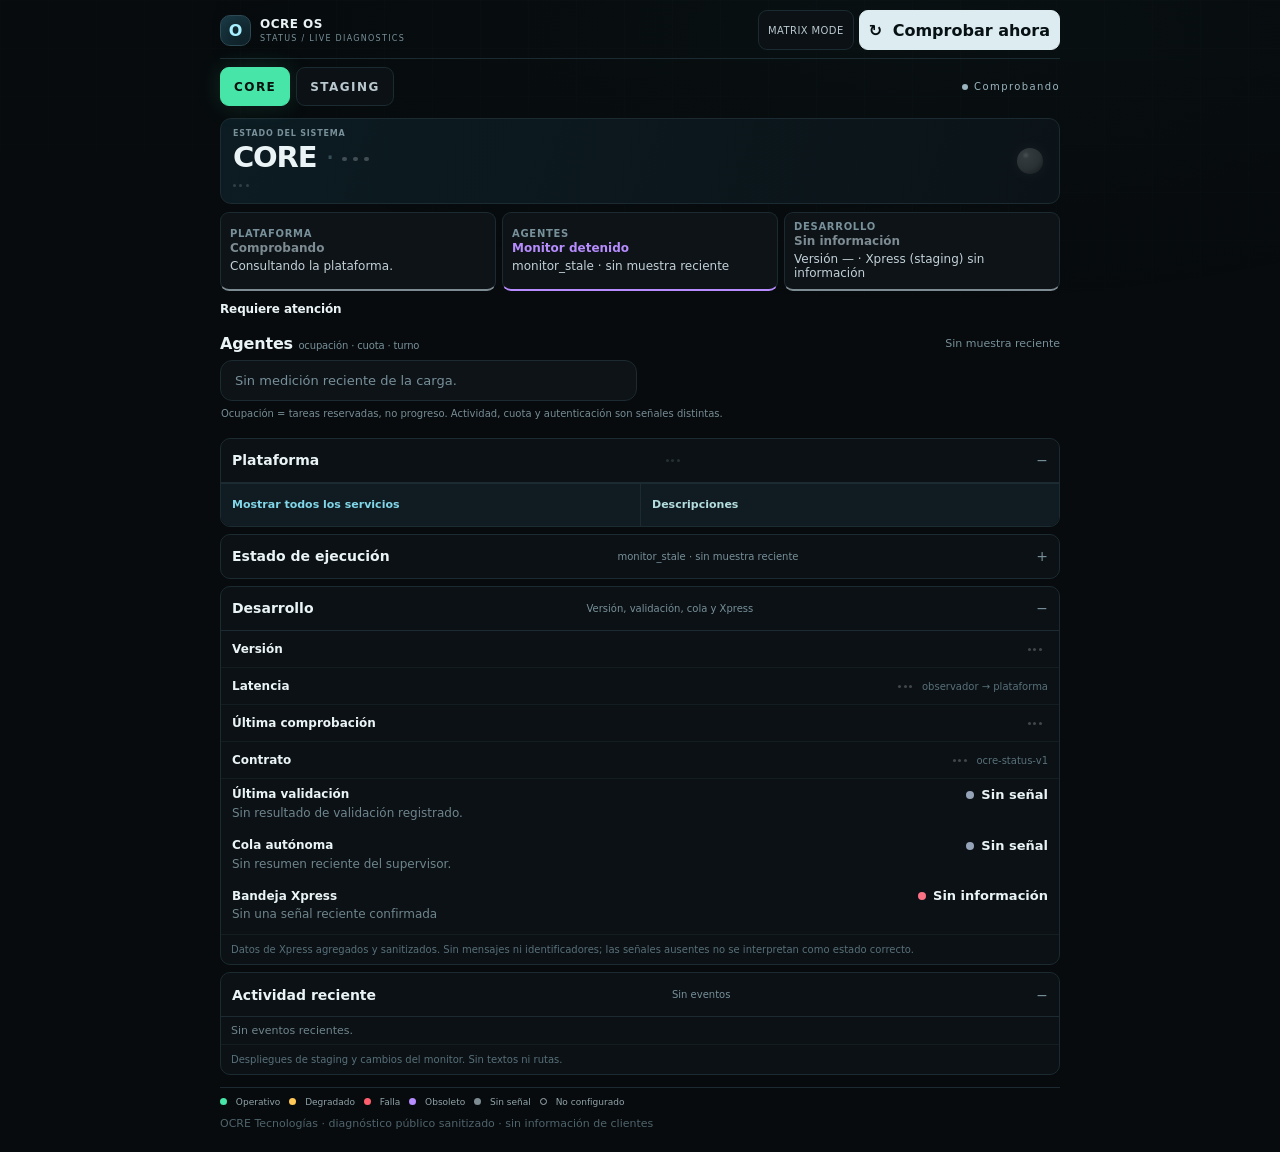
<file: os-status/index.html>
<!doctype html>
<html lang="es">
<head>
  <meta charset="utf-8">
  <meta name="viewport" content="width=device-width,initial-scale=1,viewport-fit=cover">
  <meta name="theme-color" content="#070b0d">
  <title>OCRE OS Status</title>
  <link rel="stylesheet" href="styles.css?v=20261030-ocre075">
  <link rel="stylesheet" href="compact.css?v=20261030-ocre075">
</head>
<body>
  <div class="ambient" aria-hidden="true"></div>
  <main id="normalMode" class="shell">
    <header class="topbar">
      <a class="brand" href="../" aria-label="Volver a OCRE Apps">
        <span class="brand-mark">O</span>
        <span><strong>OCRE OS</strong><small>STATUS / LIVE DIAGNOSTICS</small></span>
      </a>
      <div class="top-actions">
        <button id="matrixToggle" class="ghost matrix-trigger" type="button">MATRIX MODE</button>
        <button id="refreshButton" class="refresh" type="button"><span class="refresh-icon">↻</span> Comprobar ahora</button>
      </div>
    </header>

    <section class="environment-bar" aria-label="Entorno">
      <button class="env active" data-env="core" type="button">CORE</button>
      <button class="env" data-env="staging" type="button">STAGING</button>
      <span id="livePulse" class="live-pill" role="status" aria-live="polite" data-state="checking" aria-describedby="livePulseHelp"><i></i><span class="live-text">Comprobando</span></span><span id="livePulseHelp" class="sr-only">Sondeo periódico cada 10 segundos; no es conexión en tiempo real mediante push.</span>
    </section>

    <section id="status-overview" class="verdict" aria-live="polite">
      <div class="orb-wrap" aria-hidden="true">
        <div id="statusOrb" class="status-orb checking"><span></span></div>
      </div>
      <div class="verdict-copy">
        <p id="eyebrow" class="eyebrow">ESTADO DEL SISTEMA</p>
        <h1><span id="environmentName">CORE</span> <em>·</em> <span id="overallLabel">COMPROBANDO</span></h1>
        <p id="heroMessage" class="hero-message">Consultando los puntos críticos de OCRE-OS.</p>
      </div>
    </section>

    <section class="domains" aria-label="Resumen de dominios">
      <button class="domain" data-domain="platform" data-tone="unknown" type="button"><span class="domain-name">PLATAFORMA</span><strong class="domain-state" id="domPlatformState">—</strong><span class="domain-text" id="domPlatformText"></span></button>
      <button class="domain" data-domain="agents" data-tone="unknown" type="button"><span class="domain-name">AGENTES</span><strong class="domain-state" id="domAgentsState">—</strong><span class="domain-text" id="domAgentsText"></span></button>
      <button class="domain" data-domain="dev" data-tone="unknown" type="button"><span class="domain-name">DESARROLLO</span><strong class="domain-state" id="domDevState">—</strong><span class="domain-text" id="domDevText"></span></button>
    </section>

    <section class="attention" aria-labelledby="attentionHeading">
      <h2 id="attentionHeading">Requiere atención <span id="attentionCount" class="count"></span></h2>
      <ul id="attentionList" class="attention-list"></ul>
    </section>

    <section class="load" aria-labelledby="loadHeading">
      <div class="load-head"><h2 id="loadHeading">Agentes <small class="section-hint">ocupación · cuota · turno</small></h2><small id="loadTime" class="cycle-state">Sin muestra reciente</small></div>
      <div id="loadGrid" class="load-grid"><p class="load-empty">Sin medición reciente de la carga.</p></div>
      <p class="agents-note">Ocupación = tareas reservadas, no progreso. Actividad, cuota y autenticación son señales distintas.</p>
    </section>

    <section class="details" aria-label="Detalle">
      <details id="det-platform" class="detail" open>
        <summary><span>Plataforma</span><small id="cycleState" class="cycle-state">Preparando ciclo</small></summary>
        <div id="checksGrid" class="rows"></div>
        <div class="platform-actions"><button id="platformMore" class="platform-more" type="button" aria-controls="checksGrid" aria-expanded="false">Mostrar todos los servicios</button><button id="platformDescriptions" class="platform-more" type="button" aria-controls="checksGrid" aria-pressed="false">Descripciones</button></div>
      </details>
      <details id="det-agents" class="detail agents-panel">
        <summary><span>Estado de ejecución</span><small id="agents-time" class="cycle-state">Sin muestra reciente</small></summary>
        <div class="rows">
          <article id="agent-claude" class="row agent-card" data-state="unknown"><h3>Claude</h3><p class="agent-state" aria-live="polite">Sin información</p><p class="agent-detail">Sin una señal reciente confirmada</p></article>
          <article id="agent-codex" class="row agent-card" data-state="unknown"><h3>Codex</h3><p class="agent-state" aria-live="polite">Sin información</p><p class="agent-detail">Sin una señal reciente confirmada</p></article>
        </div>
        <p class="agents-note">Estado de ejecución, no porcentaje de avance. Una sesión abierta puede estar en espera.</p>
      </details>
      <details id="det-dev" class="detail" open>
        <summary><span>Desarrollo</span><small class="cycle-state">Versión, validación, cola y Xpress</small></summary>
        <div class="rows">
          <article class="row meta"><h3>Versión</h3><p><strong id="version">—</strong> <small id="commit">commit no informado</small></p></article>
          <article class="row meta"><h3>Latencia</h3><p><strong id="latency">—</strong> <small>observador → plataforma</small></p></article>
          <article class="row meta"><h3>Última comprobación</h3><p><strong id="checkedAt">—</strong> <small id="age">sin muestra</small></p></article>
          <article class="row meta"><h3>Contrato</h3><p><strong id="contractState">—</strong> <small>ocre-status-v1</small></p></article>
          <article id="validation-card" class="row agent-card" data-state="unknown"><h3>Última validación</h3><p class="agent-state" aria-live="polite">Sin señal</p><p class="agent-detail">Sin resultado de validación registrado.</p></article>
          <article id="supervisor-card" class="row agent-card" data-state="unknown"><h3>Cola autónoma</h3><p class="agent-state" aria-live="polite">Sin señal</p><p class="agent-detail">Sin resumen reciente del supervisor.</p></article>
          <article id="xpress-card" class="row agent-card" data-state="unknown"><h3>Bandeja Xpress</h3><p class="agent-state" aria-live="polite">Sin información</p><p class="agent-detail">Sin una señal reciente confirmada</p><p id="xpress-counts" class="agent-detail"></p></article>
        </div>
        <p class="agents-note">Datos de Xpress agregados y sanitizados. Sin mensajes ni identificadores; las señales ausentes no se interpretan como estado correcto.</p>
      </details>
      <details id="det-activity" class="detail" open>
        <summary><span>Actividad reciente</span><small id="activityCount" class="cycle-state">Sin eventos</small></summary>
        <ul id="activityList" class="activity-list"><li class="activity-empty">Sin eventos recientes.</li></ul>
        <p class="agents-note">Despliegues de staging y cambios del monitor. Sin textos ni rutas.</p>
      </details>
    </section>

    <nav class="status-mobile-nav" aria-label="Secciones de Status">
      <a href="#status-overview" data-panel="status-overview" aria-current="location"><span aria-hidden="true">●</span>Estado</a>
      <a href="#det-platform" data-panel="det-platform"><span aria-hidden="true">▤</span>Servicios</a>
      <a href="#loadHeading" data-panel="loadHeading"><span aria-hidden="true">◉</span>Agentes</a>
      <a href="#det-dev" data-panel="det-dev"><span aria-hidden="true">⌘</span>Desarrollo</a>
      <a href="#det-activity" data-panel="det-activity"><span aria-hidden="true">≡</span>Actividad</a>
    </nav>

    <footer>
      <div class="legend">
        <span><i class="dot healthy"></i> Operativo</span><span><i class="dot degraded"></i> Degradado</span><span><i class="dot failed"></i> Falla</span><span><i class="dot stale"></i> Obsoleto</span><span><i class="dot unknown"></i> Sin señal</span><span><i class="dot neutral"></i> No configurado</span>
      </div>
      OCRE Tecnologías · diagnóstico público sanitizado · sin información de clientes
    </footer>
  </main>

  <section id="matrixMode" class="matrix-mode" hidden role="dialog" aria-modal="true" aria-label="Matrix Mode">
    <canvas id="matrixCanvas" aria-hidden="true"></canvas>
    <div class="matrix-scanlines" aria-hidden="true"></div>
    <button id="matrixExit" class="matrix-exit" type="button">EXIT MATRIX</button>
    <div id="matrixHint" class="matrix-hint">LIVE TELEMETRY / OCRE OS</div>
  </section>

  <script src="status.js?v=20261030-ocre075"></script>
  <script src="view.js?v=20261030-ocre075"></script>
  <script src="matrix.js?v=20261030-ocre075"></script>
  <script src="app.js?v=20261030-ocre075"></script>
  <script src="agents.js?v=20261030-ocre075"></script>
  <script src="agents-ui.js?v=20261030-ocre075"></script>
  <script src="xpress.js?v=20261030-ocre075"></script>
  <script src="xpress-ui.js?v=20261030-ocre075"></script>
  <script src="devenv.js?v=20261030-ocre075"></script>
  <script src="compact-ui.js?v=20261030-ocre075"></script>
  <script src="mobile-nav.js?v=20261030-ocre075"></script>
  <script src="devenv-ui.js?v=20261030-ocre075"></script>
</body>
</html>
</file>
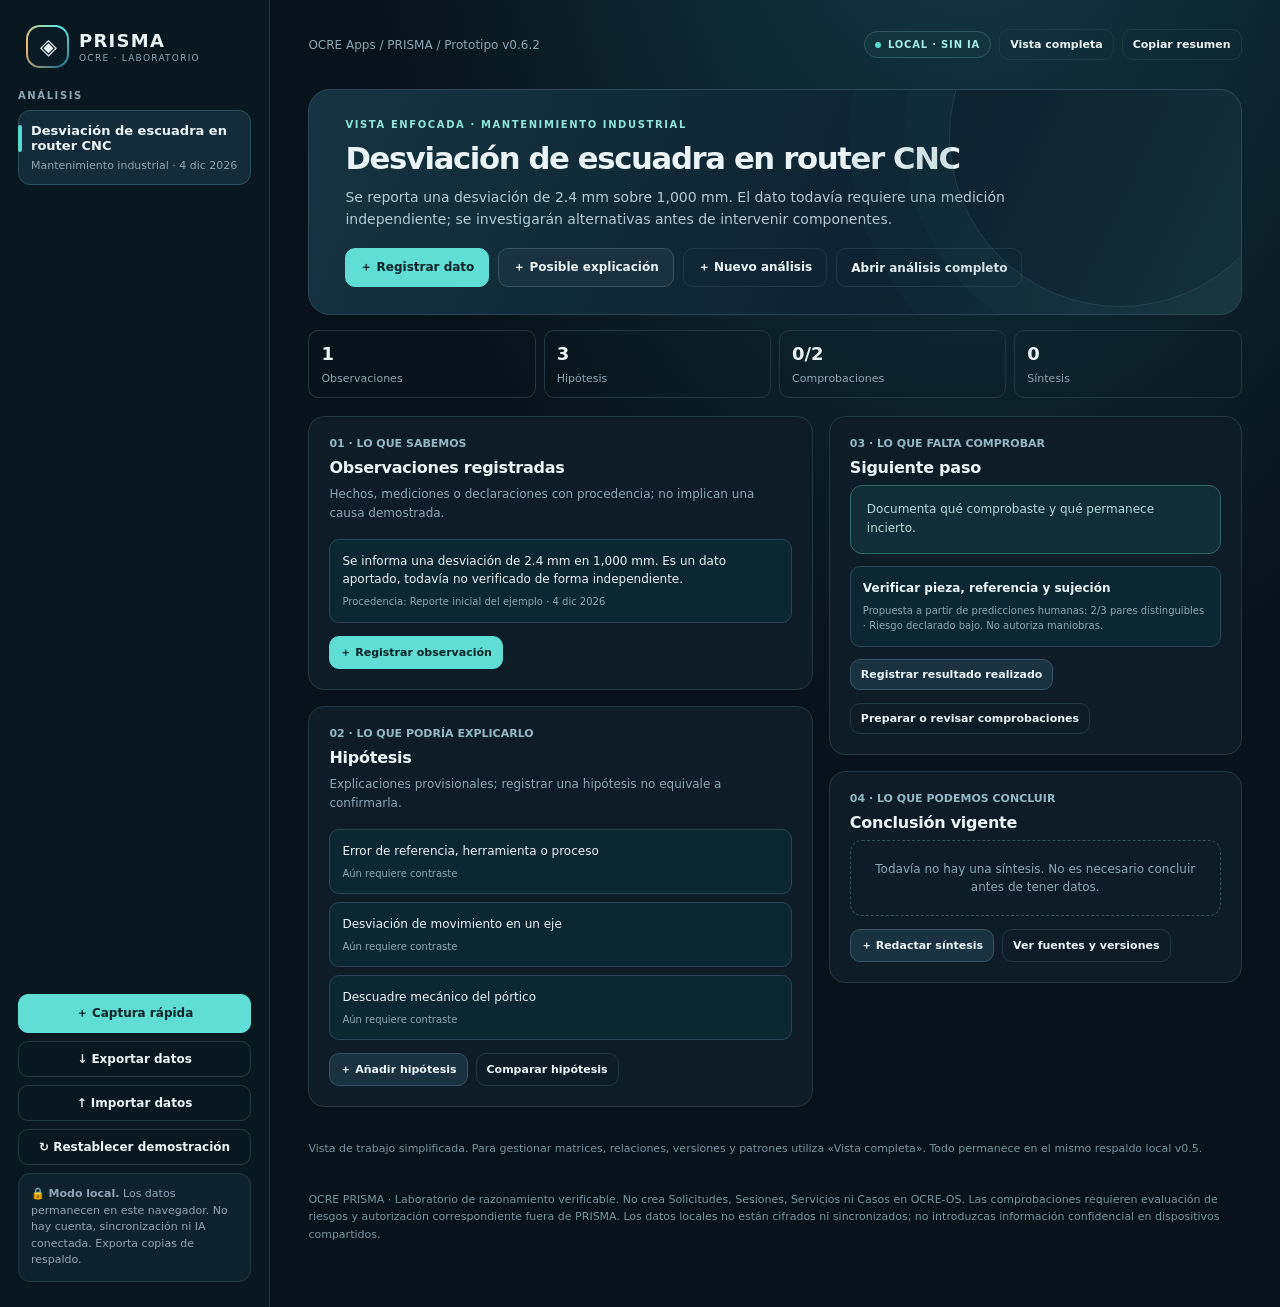
<file: prisma/index.html>
<!doctype html>
<html lang="es">
<head>
<meta charset="utf-8">
<meta name="viewport" content="width=device-width, initial-scale=1, viewport-fit=cover">
<meta name="theme-color" content="#08121a">
<meta name="description" content="OCRE PRISMA: síntesis trazables y patrones reutilizables con revisión humana.">
<title>OCRE PRISMA · Razonamiento verificable</title>
<style>
:root{color-scheme:dark;--bg:#08121a;--panel:#0d1c27;--panel2:#102432;--border:#223744;--text:#eaf4f7;--muted:#8da7b5;--cyan:#58d9d1;--cyan2:#207b7c;--amber:#f3c070;--red:#fc9086;--green:#70d6b6;--radius:16px;font-family:Inter,ui-sans-serif,system-ui,-apple-system,BlinkMacSystemFont,"Segoe UI",sans-serif}
*{box-sizing:border-box}body{margin:0;background:radial-gradient(ellipse at 76% -20%,#143d49 0%,transparent 45%),var(--bg);color:var(--text);font-size:14px;min-height:100vh}button,input,textarea,select{font:inherit}button{cursor:pointer}a{color:var(--cyan)}.sr{position:absolute;clip:rect(0,0,0,0);height:1px;width:1px;overflow:hidden}
.layout{display:grid;grid-template-columns:270px minmax(0,1fr);min-height:100vh}.side{background:#091823e8;border-right:1px solid var(--border);padding:25px 18px;display:flex;flex-direction:column;gap:22px}.brand{display:flex;gap:12px;align-items:center;padding:0 8px}.logo{background:conic-gradient(from 30deg,#5fe9e0,#2c748b,#f3b76b,#5fe9e0);width:43px;height:43px;border-radius:14px;padding:2px}.logo span{display:grid;place-items:center;background:#0b1b26;border-radius:12px;width:100%;height:100%;font-size:22px;font-weight:800;letter-spacing:-2px}.brand strong{font-size:18px;letter-spacing:.07em}.brand small{display:block;color:var(--muted);letter-spacing:.14em;font-size:9px;margin-top:2px}.eyebrow{font-size:10px;font-weight:800;letter-spacing:.16em;color:var(--muted);text-transform:uppercase;margin:0 0 9px}.analysis-list{display:grid;gap:7px}.analysis{color:var(--text);border:1px solid transparent;background:transparent;text-align:left;border-radius:12px;padding:12px;display:grid;gap:6px;width:100%}.analysis:hover,.analysis.active{background:#142b39;border-color:#2a505b}.analysis .analysis-title{font-size:13px;font-weight:700;overflow-wrap:anywhere}.analysis small{color:var(--muted);font-size:11px}.analysis.active:before{content:"";width:4px;height:27px;border-radius:3px;background:var(--cyan);position:absolute;margin-left:-13px;margin-top:2px}.sidebottom{margin-top:auto;display:grid;gap:8px}.side-note{background:#0e222e;border:1px solid var(--border);padding:12px;border-radius:12px;color:var(--muted);font-size:11px;line-height:1.5}.main{padding:29px clamp(16px,3vw,48px) 52px;max-width:1600px;width:100%;margin:auto}.top{display:flex;align-items:center;justify-content:space-between;gap:15px;margin-bottom:29px}.top-right{display:flex;gap:8px;align-items:center;flex-wrap:wrap}.crumb{font-size:12px;color:var(--muted)}.pill{display:inline-flex;align-items:center;gap:7px;padding:7px 10px;border:1px solid #2e5b60;background:#12343c;border-radius:999px;color:#a7ede5;font-size:10px;font-weight:750;letter-spacing:.08em}.dot{width:6px;height:6px;border-radius:50%;background:var(--cyan)}.btn{display:inline-flex;align-items:center;gap:8px;justify-content:center;padding:10px 14px;background:#1a313f;color:var(--text);border:1px solid #375364;border-radius:10px;font-weight:650;font-size:12px;transition:.15s}.btn:hover{background:#234352;border-color:#4d7585}.btn.primary{background:#60ddd4;border-color:#60ddd4;color:#06232a}.btn.primary:hover{background:#98f2e9}.btn.ghost{background:transparent;border:1px solid var(--border)}.btn.danger{color:var(--red)}.btn.small{font-size:11px;padding:8px 10px}.hero{border:1px solid #2c4859;background:linear-gradient(115deg,#153340,#0e2230 65%,#153039);border-radius:22px;padding:27px clamp(19px,3vw,36px);position:relative;overflow:hidden}.hero:after{content:"";position:absolute;right:-50px;top:-125px;width:340px;height:340px;border:1px solid #42727b55;border-radius:50%;box-shadow:0 0 0 45px #2d687111,0 0 0 100px #2d687110;pointer-events:none}.hero h1{font-size:clamp(22px,2.4vw,35px);letter-spacing:-.045em;line-height:1.13;margin:8px 0 10px;max-width:780px}.hero p{max-width:730px;color:#b3cbd6;line-height:1.6;margin:0}.hero .actions{margin-top:18px;display:flex;gap:9px;flex-wrap:wrap}.hero .eyebrow{color:#8fe5db}.metrics{display:grid;grid-template-columns:repeat(4,minmax(0,1fr));gap:12px;margin:18px 0 24px}.metric{background:#0d202c;border:1px solid var(--border);border-radius:15px;padding:17px}.metric strong{font-size:29px;letter-spacing:-.04em;display:block;font-variant-numeric:tabular-nums}.metric span{font-size:11px;color:var(--muted);display:block;margin-top:3px}.metric .mini{margin-top:11px;height:3px;background:#173a47;border-radius:5px;overflow:hidden}.metric .mini i{display:block;background:var(--cyan);height:100%;max-width:100%}.workspace{display:grid;grid-template-columns:minmax(0,1.25fr) minmax(285px,.75fr);gap:18px}.stack{display:grid;gap:18px;align-content:start}.panel{border:1px solid var(--border);background:var(--panel);border-radius:16px;min-width:0;overflow:hidden}.panel-header{padding:20px 20px 12px;display:flex;gap:12px;align-items:flex-start;justify-content:space-between}.panel-header h2{font-size:15px;margin:0 0 5px;letter-spacing:-.02em}.panel-header p{font-size:12px;color:var(--muted);margin:0;line-height:1.5}.body{padding:7px 20px 20px}.entry{padding:14px 0;border-top:1px solid var(--border);display:flex;gap:11px;justify-content:space-between;align-items:flex-start}.entry:first-child{border-top:0}.entry h3{font-size:13px;margin:0 0 7px}.entry p{font-size:12px;color:var(--muted);line-height:1.55;margin:0 0 10px;white-space:pre-wrap;overflow-wrap:anywhere}.entry .row-meta{display:flex;gap:7px;flex-wrap:wrap}.chip{display:inline-flex;align-items:center;padding:4px 8px;border-radius:6px;background:#20313d;color:#a7beca;font-size:10px;font-weight:650}.chip.green{color:var(--green);background:#14332e}.chip.red{color:var(--red);background:#382527}.chip.amber{color:var(--amber);background:#3a3022}.empty{border:1px dashed #34505a;border-radius:12px;padding:19px;text-align:center;color:var(--muted);font-size:12px;line-height:1.5}.empty strong{color:var(--text);display:block;margin-bottom:6px}.next-card{background:linear-gradient(135deg,#15343d,#102b33);border:1px solid #2b5f5f;border-radius:12px;padding:16px}.next-card .label{color:var(--cyan);font-size:10px;font-weight:800;letter-spacing:.14em}.next-card h3{margin:9px 0;font-size:15px}.next-card p{margin:0 0 10px;color:#b6cdd3;font-size:12px;line-height:1.6;white-space:pre-wrap}.next-card .aux{font-size:11px;color:var(--muted);line-height:1.55}.empty-analysis{padding:60px 30px;text-align:center;background:#0f2530;border:1px dashed #33505f;border-radius:18px}.empty-analysis h2{font-size:23px}.empty-analysis p{color:var(--muted);line-height:1.6}.footer{padding-top:22px;color:#7794a2;font-size:11px;line-height:1.6}.inline-controls{display:flex;gap:7px;align-items:center}.select{color:var(--text);background:#132c39;border:1px solid var(--border);border-radius:9px;padding:8px 10px;max-width:130px;font-size:11px}.label-row{display:flex;justify-content:space-between;gap:12px;align-items:center}.toast{position:fixed;bottom:20px;right:20px;background:#17363a;color:#d1fff5;border:1px solid #4b817e;border-radius:10px;padding:13px 17px;box-shadow:0 15px 45px #0008;display:none;max-width:330px;z-index:10}.toast.visible{display:block}dialog{border:1px solid #3e5b6a;border-radius:17px;color:var(--text);background:#0e2230;padding:0;max-width:min(95vw,530px);width:100%;box-shadow:0 30px 100px #000a}dialog::backdrop{background:#040b11ca}.modal{padding:24px}.modal h2{font-size:19px;margin:0 0 8px}.modal .hint{font-size:12px;color:var(--muted);line-height:1.6;margin:0 0 19px}.fields{display:grid;gap:12px}.field{display:grid;gap:6px}.field label{font-size:11px;font-weight:700;color:#b4cbd5}.field input,.field textarea,.field select{min-height:39px;padding:10px 11px;width:100%;border-radius:9px;outline:0;background:#071923;color:var(--text);border:1px solid #365363}.field textarea{min-height:88px;resize:vertical}.field input:focus,.field textarea:focus,.field select:focus{border-color:var(--cyan);box-shadow:0 0 0 2px #39abbd2c}.modal-actions{display:flex;justify-content:flex-end;gap:8px;margin-top:22px}.two{display:grid;grid-template-columns:1fr 1fr;gap:10px}.muted{color:var(--muted)}.headline-tools{display:flex;gap:6px;flex-wrap:wrap}.icon{width:15px;height:15px;display:inline-block;vertical-align:middle}.linklike{border:0;background:none;color:#9fcbd4;font-size:11px;padding:6px}.linklike:hover{color:white}.divider{margin:10px 0;border:0;border-top:1px solid var(--border)}
@media(max-width:1000px){.workspace{grid-template-columns:1fr}.metrics{grid-template-columns:repeat(2,minmax(0,1fr))}.main{padding-top:20px}}@media(max-width:700px){.layout{display:block}.side{border-right:0;border-bottom:1px solid var(--border);padding:12px 16px;gap:10px}.brand .logo{width:34px;height:34px}.brand strong{font-size:15px}.side .eyebrow,.analysis-list,.sidebottom,.side-note{display:none}.side.mobile-open .analysis-list,.side.mobile-open .sidebottom{display:grid}.side.mobile-open .sidebottom{margin-top:0}.brand{justify-content:space-between}.main{padding:15px 12px 38px}.top{margin-bottom:14px}.hero{padding:20px}.hero:after{opacity:.35}.metrics{gap:8px}.metric{padding:12px}.metric strong{font-size:23px}.panel-header{padding:16px 14px 9px}.body{padding:7px 14px 16px}.top-right .pill{display:none}.two{grid-template-columns:1fr}.mobile-menu{display:inline-flex!important}.sidebottom .btn{width:100%}}
.mobile-menu{display:none!important} @media(max-width:700px){.mobile-menu{display:inline-flex!important}}button:focus-visible,.analysis:focus-visible{outline:2px solid var(--cyan);outline-offset:2px}

.matrix-rows{display:grid;gap:9px;margin:8px 0}.matrix-row{display:grid;grid-template-columns:minmax(0,1fr) minmax(130px,.42fr);align-items:center;gap:10px;padding:8px 0;border-top:1px solid var(--border)}.synthesis{border-top:1px solid var(--border);padding:16px 0}.synthesis:first-child{border-top:0}.synthesis h3{font-size:14px;line-height:1.5;white-space:pre-wrap;margin:11px 0}.synthesis p{font-size:12px;color:var(--muted);line-height:1.6;white-space:pre-wrap;overflow-wrap:anywhere}.synthesis-sources{display:grid;gap:7px;background:#0b2430;padding:12px;border-radius:10px;margin:12px 0;font-size:11px}.synthesis-sources strong{color:#a8d1d4}.source{display:flex;align-items:flex-start;gap:8px;line-height:1.5;overflow-wrap:anywhere}.source-against{border-left:2px solid var(--red);padding-left:6px}.synthesis-warnings{border-left:3px solid #d0a261;padding:8px 12px;background:#30271c;border-radius:8px}.synthesis-warnings p{color:#f4d5a3;margin:4px 0}.synthesis-footer{display:flex;gap:10px;justify-content:space-between;align-items:center;flex-wrap:wrap;margin-top:10px;font-size:11px}.synthesis-picker{max-height:240px;overflow:auto;border:1px solid var(--border);border-radius:8px;padding:8px} .matrix-row label{font-size:12px;font-weight:600;line-height:1.45}.matrix-row select{min-width:0;width:100%;color:var(--text);background:#071923;border:1px solid #365363;border-radius:9px;padding:9px}.field-group{padding:12px;border:1px solid var(--border);border-radius:12px}.field-group legend{color:#a7e5e1;font-size:12px;font-weight:700;padding:0 5px}.compare-info{background:#0d2b37;border-left:3px solid #5bdcd4;padding:10px;border-radius:8px;font-size:11px;line-height:1.6;color:#bedbe0}.rank-option{margin:4px 0 8px 0}.rank-option select{width:100%;max-width:none}.note-warn{color:#ffd193}.reasoning-meta{line-height:1.55;font-size:11px;color:var(--muted);margin-top:9px}@media(max-width:530px){.matrix-row{grid-template-columns:1fr}}

.pattern-card{padding:15px 0;border-top:1px solid var(--border)}.pattern-card:first-of-type{border-top:0}.pattern-card h3{font-size:14px;margin:10px 0 9px}.pattern-card p{font-size:12px;line-height:1.6;color:var(--muted);white-space:pre-wrap;overflow-wrap:anywhere;margin:5px 0}.pattern-card strong{color:var(--text)}.pattern-origin{background:#0b2530;border-left:3px solid #467e86;padding:10px;border-radius:8px;color:#a7c4cb;font-size:11px;line-height:1.6;margin:12px 0;overflow-wrap:anywhere}.pattern-actions{display:flex;gap:8px;flex-wrap:wrap;margin-top:12px}.pattern-note{color:var(--muted);background:#102934;padding:10px;border:1px solid var(--border);border-radius:9px;line-height:1.65;font-size:11px;margin:0 0 8px}
.pattern-source{display:flex;gap:10px;align-items:start;padding:8px;border-bottom:1px solid var(--border);font-size:12px;color:var(--muted);line-height:1.5}.pattern-source input{width:16px;height:16px;flex:0 0 auto;margin:1px 0;accent-color:#60ddd4}

/* v0.6: lectura breve sin perder el expediente completo */
.focus-layout{display:grid;grid-template-columns:minmax(0,1.1fr) minmax(290px,.9fr);gap:16px;margin-top:18px;align-items:start}
.focus-stack{display:grid;gap:16px;min-width:0}
.focus-card{border:1px solid var(--border);border-radius:16px;background:var(--panel);padding:20px;min-width:0}
.focus-card h2{font-size:16px;margin:0 0 8px;letter-spacing:-.015em}
.focus-card .desc{font-size:12px;line-height:1.6;color:var(--muted);margin:0 0 16px}
.focus-items{display:grid;gap:8px;margin:12px 0}
.focus-item{background:#0c2632;border:1px solid #294757;border-radius:10px;padding:12px;overflow-wrap:anywhere;font-size:12px;line-height:1.55}
.focus-item small{display:block;color:var(--muted);font-size:10px;margin-top:5px}
.focus-actions{display:flex;gap:8px;flex-wrap:wrap;margin-top:13px}
.focus-count{font-size:11px;font-weight:700;color:#93b9c5;margin-bottom:8px}
.focus-banner{padding:14px 16px;border-radius:12px;border:1px solid #31666a;background:#102d38;color:#b5dbda;font-size:12px;line-height:1.65}
.focus-stages{display:grid;grid-template-columns:repeat(4,minmax(0,1fr));gap:8px;margin-top:15px}
.focus-stage{border:1px solid var(--border);padding:10px 12px;border-radius:10px;color:var(--muted);font-size:11px;line-height:1.45}
.focus-stage strong{font-size:18px;color:var(--text);display:block;margin:0 0 3px}
.focus-stage.active{border-color:#418b8a;background:#12343b}
@media(max-width:950px){.focus-layout{grid-template-columns:1fr}}
@media(max-width:700px){.focus-layout{gap:11px;margin-top:12px}.focus-card{padding:15px}.focus-stages{grid-template-columns:repeat(2,minmax(0,1fr))}.focus-actions .btn{flex:1 1 140px}.top-right{gap:5px}}

/* PRISMA v0.6.1: profundidad progresiva y honestidad epistémica */
.advanced-fields{border:1px solid var(--border);padding:12px;border-radius:11px;display:grid;gap:9px}
.advanced-fields summary{color:#d6e9eb;font-weight:700;font-size:12px;cursor:pointer;list-style-position:inside}
.advanced-fields[open] > summary{margin-bottom:14px}
.advanced-fields .field{margin:9px 0}.advanced-fields .muted{font-size:11px;line-height:1.6}
.epistemic-note{font-size:12px!important;line-height:1.65!important;padding:11px 13px;border:1px solid #587078;background:#102a34;border-radius:10px;color:#c1d7df!important;margin:12px 0!important}
/* v0.6.2: la falla de guardado no puede confundirse con una operación completada. */
#storageWarning[hidden]{display:none!important}
.storage-warning{display:flex;align-items:center;justify-content:space-between;flex-wrap:wrap;gap:12px;border:1px solid #e39b74;background:#42281f;color:#fff0de;padding:13px 15px;border-radius:12px;margin:0 0 18px}
.storage-warning p{margin:4px 0 0;font-size:12px;line-height:1.5}
.storage-warning strong{font-size:13px}
.storage-warning .btn{border-color:#dfad88;color:#fff0de}
</style>
</head>
<body>
<div class="layout">
<aside class="side" id="sidebar">
  <div class="brand"><div class="brand" style="padding:0;gap:10px"><div class="logo"><span>◈</span></div><div><strong>PRISMA</strong><small>OCRE · LABORATORIO</small></div></div><button class="btn ghost small mobile-menu" id="mobileToggle" aria-controls="analysisList" aria-expanded="false">Análisis ▾</button></div>
  <div><p class="eyebrow">Análisis</p><div class="analysis-list" id="analysisList"></div></div>
  <div class="sidebottom"><button class="btn primary" data-open="capture">＋ Captura rápida</button><button class="btn ghost" id="exportBtn">↓ Exportar datos</button><button class="btn ghost" id="importBtn">↑ Importar datos</button><button class="btn ghost" id="resetBtn">↻ Restablecer demostración</button><div class="side-note">🔒 <strong>Modo local.</strong> Los datos permanecen en este navegador. No hay cuenta, sincronización ni IA conectada. Exporta copias de respaldo.</div></div>
</aside>
<main class="main">
<div class="top"><span class="crumb">OCRE Apps <span class="muted">/</span> PRISMA <span class="muted">/</span> Prototipo v0.6.2</span><div class="top-right"><span class="pill"><span class="dot"></span> LOCAL · SIN IA</span><button class="btn ghost small" id="modeToggle" aria-pressed="false">Vista completa</button><button class="btn ghost small" id="copySummary">Copiar resumen</button></div></div>
<div id="storageWarning" class="storage-warning" role="alert" hidden><div><strong>Los cambios aún NO están guardados en este navegador.</strong><p>Falló el almacenamiento local. Descarga un respaldo de emergencia antes de cerrar o recargar la página.</p></div><button class="btn small" id="emergencyExportBtn" type="button">↓ Descargar respaldo ahora</button></div>
<div id="app"></div>
<p class="footer">OCRE PRISMA · Laboratorio de razonamiento verificable. No crea Solicitudes, Sesiones, Servicios ni Casos en OCRE-OS. Las comprobaciones requieren evaluación de riesgos y autorización correspondiente fuera de PRISMA. Los datos locales no están cifrados ni sincronizados; no introduzcas información confidencial en dispositivos compartidos.</p>
</main></div>
<dialog id="modal"><form id="modalForm" class="modal"><h2 id="modalTitle"></h2><p id="modalHint" class="hint"></p><div class="fields" id="modalFields"></div><div class="modal-actions"><button class="btn ghost" type="button" id="cancelModal">Cancelar</button><button class="btn primary" type="submit">Guardar</button></div></form></dialog>
<input type="file" id="jsonInput" accept=".json,application/json" hidden>
<div class="toast" id="toast" role="status" aria-live="polite"></div>
<script>
/* PRISMA v0.3 — motor determinista de contraste; sin IA ni inferencia estadística. */
(function(root, factory) {
  const api = factory();
  if (typeof module === 'object' && module.exports) module.exports = api;
  else root.PrismaEngine = api;
})(typeof globalThis !== 'undefined' ? globalThis : this, function() {
  'use strict';
  const VALUE = new Set(['A', 'B', 'ambos', 'desconocido']);
  const ALL = new Set(['A', 'B']);
  const prediction = x => VALUE.has(x) ? x : 'desconocido';
  const admissible = x => x === 'A' ? new Set(['A']) : x === 'B' ? new Set(['B']) : x === 'ambos' ? ALL : null;

  function score(analysis, check) {
    const active = (analysis?.hypotheses || []).filter(h => !h.discarded);
    const potentialPairs = active.length * (active.length - 1) / 2;
    const hasOutcomes = Boolean(check?.outcomeA?.trim() && check?.outcomeB?.trim() && check.outcomeA.trim() !== check.outcomeB.trim());
    const preds = check?.predictions && typeof check.predictions === 'object' ? check.predictions : {};
    let separatedPairs = 0, unknownPairs = 0, compatiblePairs = 0;
    for (let i = 0; i < active.length; i++) {
      for (let j = i + 1; j < active.length; j++) {
        const a = admissible(prediction(preds[active[i].id]));
        const b = admissible(prediction(preds[active[j].id]));
        if (!a || !b) unknownPairs++;
        else if (![...a].some(v => b.has(v))) separatedPairs++;
        else compatiblePairs++;
      }
    }
    const configured = hasOutcomes && potentialPairs > 0 && unknownPairs === 0;
    const knownPairs = potentialPairs - unknownPairs;
    const risk = ['bajo','medio','alto'].includes(check?.risk) ? check.risk : 'medio';
    const status = check?.state === 'completada' ? 'realizada'
      : risk === 'alto' ? 'requiere_revision_de_seguridad'
      : !hasOutcomes || potentialPairs === 0 ? 'incompleta'
      : separatedPairs === 0 ? (unknownPairs ? 'incompleta' : 'sin_contraste')
      : unknownPairs > 0 ? 'parcial' : 'elegible';
    return {status, configured, hasOutcomes, potentialPairs, knownPairs, separatedPairs,
      compatiblePairs, unknownPairs, activeHypotheses: active.length, risk,
      effort: Number.isFinite(+check?.effort) && +check.effort > 0 ? +check.effort : 30,
      costMXN: Number.isFinite(check?.costMXN) && check.costMXN >= 0 ? check.costMXN : null};
  }

  function rank(analysis, mode='contraste') {
    const ranked = (analysis?.checks || []).map(check => ({check, detail:score(analysis,check)}))
      .filter(item => item.check.state === 'pendiente' && ['elegible','parcial'].includes(item.detail.status));
    const weightRisk = item => item.detail.risk === 'bajo' ? 0 : 1;
    ranked.sort((x,y) => {
      const a=x.detail,b=y.detail;
      if(mode === 'eficiencia') {
        const cmp=a.effort / a.separatedPairs - b.effort / b.separatedPairs;
        if (cmp) return cmp;
      } else if (a.separatedPairs !== b.separatedPairs) return b.separatedPairs - a.separatedPairs;
      if (a.unknownPairs !== b.unknownPairs) return a.unknownPairs - b.unknownPairs;
      if (weightRisk(x)!==weightRisk(y)) return weightRisk(x)-weightRisk(y);
      if (mode === 'eficiencia' && a.separatedPairs !== b.separatedPairs) return b.separatedPairs - a.separatedPairs;
      if (a.effort !== b.effort) return a.effort-b.effort;
      if (a.costMXN !== null && b.costMXN !== null && a.costMXN !== b.costMXN) return a.costMXN-b.costMXN;
      return String(x.check.id).localeCompare(String(y.check.id));
    });
    return ranked;
  }

  function conflicts(analysis, check) {
    if(!['A','B'].includes(check?.measuredOutcome)) return [];
    return (analysis.hypotheses || []).filter(h => !h.discarded).filter(h => {
      const v=prediction(check?.predictions?.[h.id]);
      return v !== 'desconocido' && v !== 'ambos' && v !== check.measuredOutcome;
    }).map(h => ({id:h.id,title:h.title}));
  }
  function reviewSynthesis(analysis, synthesis) {
    const observations=new Map((analysis.observations||[]).map(o=>[o.id,o]));
    const checks=new Map((analysis.checks||[]).map(c=>[c.id,c]));
    const links=Array.isArray(synthesis.links)?synthesis.links:[];
    const warnings=[],seen=new Set();let support=0,opposition=0;
    if(!String(synthesis.conclusion||'').trim())warnings.push('La conclusión está vacía.');
    if(!String(synthesis.limitations||'').trim())warnings.push('No se declararon límites.');
    if(!String(synthesis.unresolved||'').trim())warnings.push('No se documentó incertidumbre pendiente.');
    for(const link of links){
      if(!['observacion','comprobacion'].includes(link.type) || !['sustenta','contradice'].includes(link.role)){warnings.push('Existe un vínculo con tipo o relación no reconocidos.');continue;}
      const k=link.type+':'+link.id;
      if(seen.has(k)){warnings.push('Una fuente fue vinculada más de una vez: '+link.id);continue;}
      seen.add(k);
      const source=link.type==='observacion'?observations.get(link.id):checks.get(link.id);
      if(!source){warnings.push('Falta una fuente vinculada: '+k);continue;}
      if(link.type==='comprobacion' && source.state!=='completada'){warnings.push('Una comprobación vinculada todavía no tiene resultado: '+link.id);continue;}
      if(link.role==='sustenta')support++;else opposition++;
      if(link.type==='comprobacion' && source.measuredOutcome && conflicts(analysis,source).length){warnings.push('La comprobación '+link.id+' contradice una predicción de hipótesis; revisar antes de afirmar la conclusión.');}
    }
    if(support===0)warnings.push('No hay fuentes válidas a favor de la conclusión.');
    if(opposition>0)warnings.push('Hay fuentes expresamente contrarias; sus efectos requieren evaluación humana.');
    // Detectamos si la fuente es el registro resultado de una comprobación también citada: no son dos pruebas independientes.
    const checkIds=new Set(links.filter(l=>l.type==='comprobacion').map(l=>l.id));
    if(links.some(l=>l.type==='observacion' && checkIds.has(observations.get(l.id)?.checkId)))warnings.push('Una observación procede de una comprobación ya citada; no debe contarse como evidencia independiente.');
    // Nunca se valida el contenido semántico de una fuente automáticamente.
    // Una corroboración aquí es una declaración humana auditable, no una certificación.
    const reviews = Array.isArray(synthesis.reviews) ? synthesis.reviews : [];
    const declaredCorroboration = reviews.some(x => x && String(x.reviewer||'').trim() && String(x.method||'').trim() && String(x.reference||'').trim());
    return {support, opposition, warnings, formalStatus:warnings.length?'con_alertas':'documentada',
      semanticVerified:false, corroboration:declaredCorroboration?'declarada_por_persona':'no_comprobada'};
  }

  return {score, rank, conflicts, reviewSynthesis};
});

</script>
<script>
(() => {
  'use strict';
  const STORE = 'ocre_prisma_v05';
  const V04_STORE = 'ocre_prisma_v04';
  const V03_STORE = 'ocre_prisma_v03';
  const LEGACY_STORE = 'ocre_prisma_v01';
  const PRIOR_STORE = 'ocre_prisma_v02';
  const E = globalThis.PrismaEngine;
  if (!E) throw Error('No se cargó el motor de contraste PRISMA.');
  let rankingMode = 'contraste';
  let viewMode = 'esencial'; // Solo presentación, preserva ocre_prisma_v05.
  const now = () => new Date().toISOString();
  const uid = () => (globalThis.crypto?.randomUUID?.() || (Math.random().toString(36).slice(2) + Date.now().toString(36)));
  const esc = s => String(s ?? '').replace(/[&<>"']/g, m => ({'&':'&amp;','<':'&lt;','>':'&gt;','"':'&quot;',"'":'&#39;'}[m]));
  const trunc = (s, n=160) => String(s || '').length > n ? String(s).slice(0,n) + '…' : String(s || '');
  const fmtDate = s => { const d = new Date(s); return Number.isNaN(d.getTime()) ? 'Fecha no disponible' : new Intl.DateTimeFormat('es-MX', {day:'numeric',month:'short',year:'numeric'}).format(d); };
  const str = (x, max=10000) => String(x ?? '').slice(0,max);
  const stance = x => ['apoya','refuta','neutral'].includes(x) ? x : 'neutral';
  const risk = x => ['bajo','medio','alto'].includes(x) ? x : 'medio';
  const isObject = x => x !== null && typeof x === 'object' && !Array.isArray(x);
  const capped = (arr,max) => Array.isArray(arr) ? arr.slice(0,max) : [];
  const outcomePrediction=x=>['A','B','ambos','desconocido'].includes(x)?x:'desconocido';
  const amount=x => x===null || x===undefined || x==='' ? null : (Number.isFinite(Number(x)) && Number(x)>=0 && Number(x)<=1e9 ? Number(x) : null);
  const costText=x => x===null?'Costo no estimado':new Intl.NumberFormat('es-MX',{style:'currency',currency:'MXN',maximumFractionDigits:2}).format(x);
  function predictionsFromForm(d,a) { return Object.fromEntries(a.hypotheses.filter(h=>!h.discarded).map((h,i)=>[h.id,outcomePrediction(d['pred_'+i])])); }
  function normalizeChecks(checks) { return checks.map(c=>({
    ...c, outcomeA:str(c.outcomeA,600), outcomeB:str(c.outcomeB,600),
    predictions:isObject(c.predictions)?Object.fromEntries(Object.entries(c.predictions).slice(0,500).map(([key,val])=>[str(key,100),outcomePrediction(val)])):{},
    costMXN:amount(c.costMXN), measuredOutcome:['A','B','otro','inconcluyente'].includes(c.measuredOutcome)?c.measuredOutcome:null
  })); }


  function migrateV1(raw) {
    if (!isObject(raw) || !Array.isArray(raw.cases)) throw Error('El respaldo v0.1 no tiene la estructura esperada.');
    return {
      version:5, active:raw.active ?? null,
      analyses:raw.cases.map(c => ({
        id:c.id, title:c.title, statement:c.problem, domain:c.domain, created:c.created,
        hypotheses:(c.hypotheses || []).map(h => ({...h, discarded:false})),
        observations:(c.evidence || []).map(e => ({
          id:e.id, detail:e.detail, source:e.source, created:e.created, author:'', checkId:null,
          interpretations:e.hypothesisId ? [{hypothesisId:e.hypothesisId, stance:stance(e.stance)}] : []
        })),
        syntheses:[],
        checks:(c.tests || []).map(t => ({
          id:t.id, hypothesisId:t.hypothesisId, title:t.title, method:t.method,
          criteria:'', legacyCombinedMethod:true, author:'', effort:t.effort, risk:t.risk,
          state:t.state, result:t.result, created:t.created,
          completed:null
        }))
      }))
    };
  }

  function normalize(input) {
    const raw = isObject(input) && ([2,3,4,5].includes(input.version)) ? input :
      isObject(input) && Array.isArray(input.cases) && (input.version === 1 || input.version === undefined) ? migrateV1(input) : null;
    if (!raw || !Array.isArray(raw.analyses)) throw Error('Versión o estructura JSON no compatible (PRISMA v0.1 a v0.5).');
    if (raw.analyses.length > 250) throw Error('El respaldo supera los 250 análisis permitidos.');
    const analyses = raw.analyses.map(a => ({
      id:str(a.id || uid(),100), title:str(a.title || 'Sin título',250),
      statement:str(a.statement,10000), domain:str(a.domain || 'General',100), created:str(a.created || now(),60),
      hypotheses:capped(a.hypotheses,500).map(h => ({id:str(h.id || uid(),100), title:str(h.title,500), note:str(h.note,6000), created:str(h.created || now(),60), discarded:Boolean(h.discarded)})),
      observations:capped(a.observations,3000).map(o => ({
        id:str(o.id || uid(),100), detail:str(o.detail,9000), source:str(o.source,1000), author:str(o.author,200),
        created:str(o.created || now(),60), checkId:o.checkId ? str(o.checkId,100) : null,
        interpretations:capped(o.interpretations,200).map(i => ({hypothesisId:str(i.hypothesisId,100), stance:stance(i.stance)}))
      })),
      syntheses:capped(a.syntheses,250).map(s => ({
        id:str(s.id || uid(),100), conclusion:str(s.conclusion,9000), limitations:str(s.limitations,6000),
        unresolved:str(s.unresolved,6000), author:str(s.author,200), created:str(s.created || now(),60),
        reviews:capped(s.reviews,50).filter(isObject).map(r=>({id:str(r.id||uid(),100),reviewer:str(r.reviewer,200),method:str(r.method,4000),reference:str(r.reference,2000),scope:str(r.scope,4000),created:str(r.created||now(),60)})),
        links:capped(s.links,600).filter(l=>isObject(l)).map(l=>({
          type:l.type==='comprobacion'?'comprobacion':'observacion', id:str(l.id,100),
          role:l.role==='contradice'?'contradice':'sustenta'
        }))
      })),
      checks:normalizeChecks(capped(a.checks,2000).map(c => ({
        id:str(c.id || uid(),100), hypothesisId:str(c.hypothesisId,100), title:str(c.title,500),
        method:str(c.method,9000), criteria:str(c.criteria,5000), legacyCombinedMethod:Boolean(c.legacyCombinedMethod),
        author:str(c.author,200), effort:Math.max(1,Math.min(1440,Number(c.effort)||30)),risk:risk(c.risk),
        state:c.state === 'completada' ? 'completada' : 'pendiente', result:str(c.result,9000),
        created:str(c.created || now(),60), completed:c.completed ? str(c.completed,60) : null,
        outcomeA:c.outcomeA, outcomeB:c.outcomeB, predictions:c.predictions, costMXN:c.costMXN, measuredOutcome:c.measuredOutcome
      })))
    }));
    const active = analyses.find(a => a.id === raw.active)?.id || analyses[0]?.id || null;
    const patterns=capped(raw.patterns,250).filter(isObject).map(z=>({
      id:str(z.id || uid(),100), title:str(z.title,250), domain:str(z.domain||'Otro',100),
      context:str(z.context,2000), conditions:str(z.conditions,4000), guidance:str(z.guidance,6000), limits:str(z.limits,6000),
      created:str(z.created||now(),60), status:['candidato','revisado','retirado'].includes(z.status)?z.status:'candidato',
      reviewedAt:z.reviewedAt?str(z.reviewedAt,60):null, reviewer:str(z.reviewer,200), reviewNote:str(z.reviewNote,2500),
      origin:{analysisId:str(z.origin?.analysisId,100),analysisTitle:str(z.origin?.analysisTitle,250),synthesisId:str(z.origin?.synthesisId,100),
        conclusion:str(z.origin?.conclusion,9000),created:str(z.origin?.created,60),support:Number(z.origin?.support)||0,
        opposition:Number(z.origin?.opposition)||0,warnings:capped(z.origin?.warnings,100).map(w=>str(w,500)),
        sources:capped(z.origin?.sources,600).filter(isObject).map(l=>({type:['observacion','comprobacion'].includes(l.type)?l.type:'observacion',id:str(l.id,100),role:l.role==='contradice'?'contradice':'sustenta',detail:str(l.detail,9000),source:str(l.source,1000)}))},
      applications:capped(z.applications,200).filter(isObject).map(k=>({id:str(k.id||uid(),100),analysisId:str(k.analysisId,100),
        created:str(k.created||now(),60),outcome:['compatible','contradice','inconcluso'].includes(k.outcome)?k.outcome:'inconcluso',
        note:str(k.note,4000),reviewer:str(k.reviewer,200),links:capped(k.links,200).filter(isObject).filter(l=>['observacion','comprobacion'].includes(l.type)).map(l=>({type:l.type,id:str(l.id,100)}))}))
    }));
    return {version:5, analyses, active, patterns};
  }

  function sample() { const created=now(); return normalize({
    version:5, active:'demo-router', analyses:[{
      id:'demo-router', title:'Desviación de escuadra en router CNC', domain:'Mantenimiento industrial', created,
      statement:'Se reporta una desviación de 2.4 mm sobre 1,000 mm. El dato todavía requiere una medición independiente; se investigarán alternativas antes de intervenir componentes.',
      hypotheses:[
        {id:'h1',title:'Descuadre mecánico del pórtico',note:'Contrastar geometría y repetibilidad.',created},
        {id:'h2',title:'Desviación de movimiento en un eje',note:'Valorar juego o diferencia de desplazamiento real.',created},
        {id:'h3',title:'Error de referencia, herramienta o proceso',note:'Descartar preparación y sujeción.',created}
      ],
      observations:[{id:'o1',detail:'Se informa una desviación de 2.4 mm en 1,000 mm. Es un dato aportado, todavía no verificado de forma independiente.',source:'Reporte inicial del ejemplo',author:'',created,interpretations:[]}],
      checks:[
        {id:'c1',hypothesisId:'h1',title:'Comparar diagonales y repetibilidad',method:'Con el equipo en condiciones seguras y un instrumento adecuado, medir ambas diagonales y repetir la medición.',criteria:'Anotar ambas diagonales, condiciones y tolerancia aplicable; comparar diferencias contra la especificación del equipo.',outcomeA:'Diferencia geométrica repetible',outcomeB:'Mediciones coinciden dentro de tolerancia',predictions:{h1:'A',h2:'ambos',h3:'B'},costMXN:0,risk:'bajo',effort:15,state:'pendiente',result:'',created},
        {id:'c2',hypothesisId:'h3',title:'Verificar pieza, referencia y sujeción',method:'Comparar referencias y mediciones de la pieza sin intervenir zonas peligrosas.',criteria:'Registrar discrepancias medibles de preparación frente a la referencia conocida.',outcomeA:'Se identifica una discrepancia reproducible de referencia o sujeción',outcomeB:'No se identifica discrepancia de referencia o sujeción',predictions:{h1:'B',h2:'B',h3:'A'},costMXN:0,risk:'bajo',effort:40,state:'pendiente',result:'',created}
      ]
    }]
  }); }

  let migratedLegacy = false;
  let state;
  try {
    const saved = localStorage.getItem(STORE);
    if (saved) state = normalize(JSON.parse(saved));
    else {
      const old = localStorage.getItem(V04_STORE) || localStorage.getItem(V03_STORE) || localStorage.getItem(PRIOR_STORE) || localStorage.getItem(LEGACY_STORE);
      state = old ? normalize(JSON.parse(old)) : sample();
      if (old) {
        localStorage.setItem(STORE,JSON.stringify(state));
        migratedLegacy = true; // Los respaldos anteriores permanecen intactos.
      }
    }
  } catch (err) {
    state = sample();
    console.warn('PRISMA: no fue posible restaurar los datos locales; no se eliminó el respaldo anterior.', err);
  }
  const getAnalysis = () => state.analyses.find(a => a.id === state.active);
  const patternById = id => state.patterns.find(p=>p.id===id);
  const patternOrigin = (a,s)=>state.patterns.some(p=>p.origin.analysisId===a.id && p.origin.synthesisId===s.id && p.status!=='retirado');
  const patternStatus = p => p.status==='revisado'?'Revisado por una persona':p.status==='retirado'?'Retirado':'Candidato, no revisado';
  function latestApplications(p){
    const byAnalysis=new Map();for(const x of p.applications)byAnalysis.set(x.analysisId,x);
    return [...byAnalysis.values()];
  }
  function renderPatterns(a) {
    const patterns=[...state.patterns].sort((x,y)=>Number(x.domain===a.domain)-Number(y.domain===a.domain)||String(x.created).localeCompare(String(y.created))).reverse();
    if(!patterns.length)return '<div class="empty"><strong>Sin patrones aún.</strong> Extrae un candidato desde una síntesis trazable. Ninguna conclusión se valida automáticamente.</div>';
    return `<div class="pattern-note">Biblioteca local compartida entre los análisis de este navegador. La revisión humana no equivale a validación técnica, y una coincidencia de área no demuestra aplicabilidad.</div>${patterns.map(p=>{
      const latest=latestApplications(p),match=p.domain===a.domain;
      const current=latest.find(x=>x.analysisId===a.id);
      const orphan=!state.analyses.some(x=>x.id===p.origin.analysisId);
      return `<article class="pattern-card"><div class="row-meta"><span class="chip ${p.status==='revisado'?'green':p.status==='retirado'?'red':'amber'}">${esc(patternStatus(p))}</span>${match?'<span class="chip green">Misma área</span>':''}<span class="chip">${esc(p.domain)}</span></div><h3>${esc(p.title)}</h3><p><strong>Contexto:</strong> ${esc(p.context)}</p><p><strong>Condiciones:</strong> ${esc(p.conditions)}</p><p><strong>Orientación:</strong> ${esc(p.guidance)}</p><p><strong>Límites:</strong> ${esc(p.limits)}</p><div class="pattern-origin">Origen: ${esc(p.origin.analysisTitle||'Sin título')} · Síntesis ${esc(p.origin.synthesisId)} · ${p.origin.support} fuentes a favor / ${p.origin.opposition} en contra · ${(p.origin.sources||[]).length} fuente(s) con instantánea${orphan?' · Original no disponible, se conserva la instantánea':''}. ${esc(p.origin.conclusion)}</div><div class="row-meta"><span class="chip">${latest.filter(x=>x.outcome==='compatible').length} compatibilidades declaradas</span><span class="chip red">${latest.filter(x=>x.outcome==='contradice').length} contradicciones declaradas</span><span class="chip">${latest.filter(x=>x.outcome==='inconcluso').length} inconclusas</span>${current?`<span class="chip">Último uso aquí: ${esc(current.outcome)} · ${current.links?.length||0} fuente(s)</span>`:''}</div><div class="pattern-actions">${p.status==='candidato'?`<button class="btn small" data-review-pattern="${esc(p.id)}">Revisar candidato</button>`:''}${p.status==='revisado'?`<button class="btn small" data-use-pattern="${esc(p.id)}">Registrar contraste en este análisis</button>`:''}${p.status!=='retirado'?`<button class="btn small ghost" data-retire-pattern="${esc(p.id)}">Retirar</button>`:''}${p.status==='retirado'?'<span class="muted">No disponible para nuevos contrastes.</span>':''}<button class="btn small ghost" data-copy-pattern="${esc(p.id)}">Copiar referencia</button></div></article>`;
    }).join('')}`;
  }
  function toast(message) { const n=document.getElementById('toast'); n.textContent=message; n.classList.add('visible'); clearTimeout(toast.timer); toast.timer=setTimeout(()=>n.classList.remove('visible'),3600); }
  function save(candidate=state) {
    let saved=true;
    try {localStorage.setItem(STORE,JSON.stringify(candidate));state=candidate;}
    catch {saved=false;toast('No se pudo guardar. Descarga el respaldo de emergencia antes de cerrar.');}
    document.getElementById('storageWarning').hidden=saved;
    render();
    return saved;
  }
  function countInterpretations(a,id) {const x=a.observations.flatMap(o=>o.interpretations.filter(i=>i.hypothesisId===id));return {support:x.filter(i=>i.stance==='apoya').length, refute:x.filter(i=>i.stance==='refuta').length,neutral:x.filter(i=>i.stance==='neutral').length};}
  function hypothesisMeta(h,a) { if(h.discarded)return '<span class="chip">Descartada por el usuario</span>';const x=countInterpretations(a,h.id);if(x.support&&x.refute)return '<span class="chip amber">Observaciones contrapuestas</span>';if(x.support)return '<span class="chip green">Con observaciones a favor</span>';if(x.refute)return '<span class="chip red">Con observaciones en contra</span>';return '<span class="chip">Sin sustento suficiente</span>';}
  function nextCheck(a) {return E.rank(a,rankingMode)[0] || null;}
  const hypothesisName=(a,id)=>a.hypotheses.find(h=>h.id===id)?.title||'Sin hipótesis vinculada';


  const sourceLabel = (a,l) => l.type==='observacion' ?
    'Observación · '+trunc(a.observations.find(o=>o.id===l.id)?.detail || 'Referencia inexistente',115) :
    'Comprobación · '+trunc(a.checks.find(c=>c.id===l.id)?.title || 'Referencia inexistente',115);
  const sourceRefs=(a,s)=> E.reviewSynthesis(a,s);
  function renderSyntheses(a) {
    if(!a.syntheses.length) return '<div class="empty"><strong>Aún no hay síntesis.</strong> Redacta una conclusión provisional citando fuentes comprobables. Se preservan versiones previas.</div>';
    return [...a.syntheses].reverse().map((s,i)=>{
      const r=sourceRefs(a,s);
      const chips=[`<span class="chip">${r.support} fuente(s) a favor</span>`,`<span class="chip ${r.opposition?'red':''}">${r.opposition} en contra</span>`];
      const status=r.warnings.length ? `<span class="chip amber">${r.warnings.length} alerta(s) formales</span>` : '<span class="chip">Documentada · fuentes vinculadas</span>';
      const humanReview=(s.reviews||[]).length ? `<span class="chip amber">Corroboración humana declarada · sin certificación</span>` : '<span class="chip">Sin corroboración declarada</span>'; 
      return `<article class="synthesis"><div class="row-meta"><span class="chip">Versión ${a.syntheses.length-i}</span>${status}${humanReview}<span class="chip">${fmtDate(s.created)}</span></div>
      <h3>${esc(s.conclusion)}</h3><p><strong>Límites:</strong> ${esc(s.limitations)}</p><p><strong>Incertidumbre pendiente:</strong> ${esc(s.unresolved)}</p>
      <div class="synthesis-sources"><strong>Fuentes vinculadas</strong>${s.links.length?s.links.map(l=>`<div class="source ${l.role==='contradice'?'source-against':''}"><span class="chip ${l.role==='contradice'?'red':'green'}">${l.role==='contradice'?'En contra':'A favor'}</span> ${esc(sourceLabel(a,l))}</div>`).join(''):'<p>No se indicaron fuentes.</p>'}</div>
      <p class="epistemic-note"><strong>Alcance:</strong> PRISMA verifica referencias y estructura, no si la fuente realmente respalda esta conclusión. ${s.reviews?.length?'Una persona declaró una corroboración; el sistema no verifica su independencia ni su autenticidad.':'Todavía no hay corroboración humana documentada.'}</p>
      ${(s.reviews||[]).length?`<div class="synthesis-sources"><strong>Corroboraciones declaradas (historial)</strong>${s.reviews.map(v=>`<div>${esc(v.reviewer)} · ${fmtDate(v.created)}<p>${esc(v.method)}</p><p>Referencia: ${esc(v.reference)}</p><p>Alcance: ${esc(v.scope)}</p></div>`).join('')}</div>`:''}
      ${r.warnings.length?`<div class="synthesis-warnings" role="note">${r.warnings.map(w=>`<p>⚠ ${esc(w)}</p>`).join('')}</div>`:''}
      <div class="synthesis-footer"><span class="muted">${s.author?'Registrada por '+esc(s.author)+' · ':''}Registro histórico, no diagnóstico certificado</span><button class="btn small" data-copy-synthesis="${esc(s.id)}">Copiar con referencias</button><button class="btn small ghost" data-corroborate="${esc(s.id)}">Registrar revisión humana</button>${!patternOrigin(a,s)?`<button class="btn small" data-open-pattern="${esc(s.id)}">Extraer candidato</button>`:'<span class="chip">Candidato extraído</span>'}</div></article>`;
    }).join('');
  }
  function synthesisText(a,s){
    const r=sourceRefs(a,s);
    return [`OCRE PRISMA · Síntesis (${s.id})`,`Análisis: ${a.title}`,`Fecha: ${s.created}`,`Autor: ${s.author||'No identificado'}`,'',`Conclusión provisional: ${s.conclusion}`,`Límites: ${s.limitations}`,`Incertidumbre pendiente: ${s.unresolved}`,'','ESTADO: '+(r.warnings.length?'Documentada con alertas':'Documentada, consistencia formal revisada'),'CORROBORACIÓN: '+((s.reviews||[]).length?'Declarada por persona, no certificada por PRISMA':'Sin corroboración declarada'), 'El contenido semántico de las fuentes NO fue verificado automáticamente.','', 'REVISIONES HUMANAS',...(s.reviews||[]).map(v=>`- ${v.reviewer} · ${v.created} · Método: ${v.method} · Referencia: ${v.reference} · Alcance: ${v.scope}`),'','FUENTES',...s.links.map(l=>`- ${l.role.toUpperCase()}: ${sourceLabel(a,l)} [${l.type}:${l.id}]`),'','ADVERTENCIAS',...(r.warnings.length?r.warnings:['Sin alertas formales; NO se comprueba el contenido de las fuentes.']),'','Documento de análisis, no diagnóstico ni autorización operativa.'].join('\n');
  }
  async function copyText(value,success){
    try{await navigator.clipboard.writeText(value);}catch{const ta=document.createElement('textarea');ta.value=value;document.body.appendChild(ta);ta.select();document.execCommand('copy');ta.remove();}
    toast(success);
  }


  function renderFocus(a,next,pending){
    const latest=[...a.observations].slice(-3).reverse();
    const synthesis=a.syntheses.at(-1);
    const synStatus=synthesis?E.reviewSynthesis(a,synthesis):null;
    const stage=a.observations.length===0?'Observa y registra la procedencia de un dato.':
      a.hypotheses.filter(h=>!h.discarded).length===0?'Formula una explicación que puedas refutar.':
      a.checks.every(c=>c.state!=='pendiente')?'Contrasta una explicación antes de cerrar el análisis.':
      a.syntheses.length===0?'Documenta qué comprobaste y qué permanece incierto.':'Revisa contradicciones antes de reutilizar las conclusiones.';
    return `<section class="hero"><p class="eyebrow">VISTA ENFOCADA · ${esc(a.domain)}</p><h1>${esc(a.title)}</h1><p>${esc(a.statement)}</p>
      <div class="actions"><button class="btn primary" data-open="quickObservation">＋ Registrar dato</button><button class="btn" data-open="hypothesis">＋ Posible explicación</button><button class="btn ghost" data-open="capture">＋ Nuevo análisis</button><button class="btn ghost" data-mode="completo">Abrir análisis completo</button></div></section>
      <div class="focus-stages" aria-label="Resumen del análisis"><div class="focus-stage ${!a.observations.length?'active':''}"><strong>${a.observations.length}</strong>Observaciones</div><div class="focus-stage ${a.observations.length&&!a.hypotheses.length?'active':''}"><strong>${a.hypotheses.length}</strong>Hipótesis</div><div class="focus-stage"><strong>${a.checks.filter(c=>c.state==='completada').length}/${a.checks.length}</strong>Comprobaciones</div><div class="focus-stage ${a.syntheses.length?'active':''}"><strong>${a.syntheses.length}</strong>Síntesis</div></div>
      <div class="focus-layout"><div class="focus-stack">
      <section class="focus-card"><div class="focus-count">01 · LO QUE SABEMOS</div><h2>Observaciones registradas</h2><p class="desc">Hechos, mediciones o declaraciones con procedencia; no implican una causa demostrada.</p>
        ${latest.length?`<div class="focus-items">${latest.map(o=>`<div class="focus-item">${esc(o.detail)}<small>Procedencia: ${esc(o.source||'No indicada')} · ${fmtDate(o.created)}</small></div>`).join('')}</div>`:'<div class="empty">Aún no hay datos registrados. Puedes comenzar con una declaración y señalar su procedencia.</div>'}
        <div class="focus-actions"><button class="btn primary small" data-open="quickObservation">＋ Registrar observación</button>${a.observations.length>3?`<button class="btn ghost small" data-mode="completo">Ver las ${a.observations.length} observaciones</button>`:''}</div></section>
      <section class="focus-card"><div class="focus-count">02 · LO QUE PODRÍA EXPLICARLO</div><h2>Hipótesis</h2><p class="desc">Explicaciones provisionales; registrar una hipótesis no equivale a confirmarla.</p>
        ${a.hypotheses.length?`<div class="focus-items">${a.hypotheses.slice(-3).reverse().map(h=>`<div class="focus-item">${esc(h.title)}<small>${h.discarded?'Descartada manualmente':'Aún requiere contraste'}</small></div>`).join('')}</div>`:'<div class="empty">No se han planteado hipótesis.</div>'}
        <div class="focus-actions"><button class="btn small" data-open="hypothesis">＋ Añadir hipótesis</button><button class="btn small ghost" data-mode="completo">Comparar hipótesis</button></div></section>
      </div><div class="focus-stack">
      <section class="focus-card"><div class="focus-count">03 · LO QUE FALTA COMPROBAR</div><h2>Siguiente paso</h2><div class="focus-banner">${esc(stage)}</div>
        ${next?`<div class="focus-items"><div class="focus-item"><strong>${esc(next.check.title)}</strong><small>Propuesta a partir de predicciones humanas: ${next.detail.separatedPairs}/${next.detail.potentialPairs} pares distinguibles${next.detail.unknownPairs?' · '+next.detail.unknownPairs+' pares con predicción desconocida':''} · Riesgo declarado ${esc(next.detail.risk)}. No autoriza maniobras.</small></div></div><button class="btn small" data-complete="${esc(next.check.id)}">Registrar resultado realizado</button>`:
          `<p class="desc" style="margin-top:15px">${pending?`${pending} comprobación(es) pendientes; aún no hay una propuesta comparable y elegible.`:'No hay comprobaciones pendientes.'} El análisis avanzado permite definir resultados posibles, riesgos y criterios.</p>`}
        <div class="focus-actions"><button class="btn small ghost" data-mode="completo">Preparar o revisar comprobaciones</button></div></section>
      <section class="focus-card"><div class="focus-count">04 · LO QUE PODEMOS CONCLUIR</div><h2>Conclusión vigente</h2>
        ${synthesis?`<div class="focus-item">${esc(synthesis.conclusion)}<small>${synStatus.warnings.length?`${synStatus.warnings.length} alerta(s) formales`:'Fuentes vinculadas; contenido sin verificar'}${synthesis.reviews?.length?' · Corroboración humana declarada, no certificada':' · Sin corroboración declarada'} · ${fmtDate(synthesis.created)}</small></div><p class="desc" style="margin-top:12px"><strong>Límites:</strong> ${esc(trunc(synthesis.limitations,180))}</p>`:'<div class="empty">Todavía no hay una síntesis. No es necesario concluir antes de tener datos.</div>'}
        <div class="focus-actions"><button class="btn small" data-open="synthesis">＋ Redactar síntesis</button><button class="btn ghost small" data-mode="completo">Ver fuentes y versiones</button></div></section>
      </div></div><p class="footer">Vista de trabajo simplificada. Para gestionar matrices, relaciones, versiones y patrones utiliza «Vista completa». Todo permanece en el mismo respaldo local v0.5.</p>`;
  }

  function render() {
    const list=document.getElementById('analysisList');
    list.innerHTML=state.analyses.map(a=>`<button class="analysis ${a.id===state.active?'active':''}" data-analysis="${esc(a.id)}" aria-current="${a.id===state.active?'true':'false'}"><span class="analysis-title">${esc(a.title)}</span><small>${esc(a.domain)} · ${fmtDate(a.created)}</small></button>`).join('')||'<div class="empty">Todavía no hay análisis.</div>';
    const a=getAnalysis(),root=document.getElementById('app');
    const modeButton=document.getElementById('modeToggle');modeButton.textContent=viewMode==='esencial'?'Vista completa':'Vista enfocada';modeButton.setAttribute('aria-pressed',String(viewMode==='completo'));
    if(!a){root.innerHTML='<div class="empty-analysis"><h2>Todo empieza con una pregunta bien definida.</h2><p>Crea un análisis, plantea hipótesis y registra lo que realmente observas.</p><button class="btn primary" data-open="capture">＋ Capturar primer problema</button></div>';return;}
    const completed=a.checks.filter(c=>c.state==='completada').length,pending=a.checks.filter(c=>c.state==='pendiente').length,covered=a.hypotheses.filter(h=>a.observations.some(o=>o.interpretations.some(i=>i.hypothesisId===h.id))).length,next=nextCheck(a),ranked=E.rank(a,rankingMode),pendingNotRanked=a.checks.filter(c=>c.state==='pendiente'&&E.score(a,c).status!=='elegible').length;
    if(viewMode==='esencial'){root.innerHTML=renderFocus(a,next,pending);return;}
    root.innerHTML=`<section class="hero"><p class="eyebrow">ESPACIO DE ANÁLISIS · ${esc(a.domain)}</p><h1>${esc(a.title)}</h1><p>${esc(a.statement)}</p><div class="actions"><button class="btn primary" data-open="observation">＋ Añadir observación</button><button class="btn" data-open="check">＋ Preparar comprobación</button><button class="btn" data-open="synthesis">＋ Redactar síntesis</button><button class="btn ghost" data-open="analysis">＋ Nuevo análisis</button><button class="btn ghost" data-delete-analysis="${esc(a.id)}">Eliminar análisis</button></div></section>
      <div class="metrics"><div class="metric"><strong>${a.hypotheses.length}</strong><span>Hipótesis planteadas</span><div class="mini"><i style="width:${a.hypotheses.length?Math.min(100,covered/a.hypotheses.length*100):0}%"></i></div></div><div class="metric"><strong>${a.observations.length}</strong><span>Observaciones</span><div class="mini"><i style="width:${Math.min(100,a.observations.length*14)}%"></i></div></div><div class="metric"><strong>${pending}</strong><span>Comprobaciones pendientes</span><div class="mini"><i style="width:${Math.min(100,pending*20)}%"></i></div></div><div class="metric"><strong>${completed}</strong><span>Comprobaciones realizadas</span><div class="mini"><i style="width:${a.checks.length?completed/a.checks.length*100:0}%"></i></div></div></div>
      <div class="workspace"><div class="stack">
      <section class="panel"><div class="panel-header"><div><h2>Mapa de hipótesis</h2><p>Explicaciones provisionales, nunca resultados certificados.</p></div><button class="btn small" data-open="hypothesis">＋ Añadir</button></div><div class="body">${a.hypotheses.length?a.hypotheses.map((h,i)=>{const co=countInterpretations(a,h.id);return `<div class="entry"><div><h3><span class="muted">H${i+1} · </span>${esc(h.title)}</h3><p>${esc(h.note)}</p><div class="row-meta">${hypothesisMeta(h,a)}<span class="chip">${co.support} a favor · ${co.refute} en contra · ${co.neutral} neutras</span></div></div><button class="linklike" data-toggle-h="${esc(h.id)}">${h.discarded?'Reactivar':'Descartar'}</button></div>`}).join(''):'<div class="empty"><strong>Sin hipótesis.</strong> Agrega explicaciones que puedan contrastarse.</div>'}</div></section>
      <section class="panel"><div class="panel-header"><div><h2>Registro de observaciones</h2><p>Los datos se conservan separados de su interpretación.</p></div><button class="btn small" data-open="observation">＋ Añadir</button></div><div class="body">${a.observations.length?[...a.observations].reverse().map(o=>`<div class="entry"><div><div class="row-meta" style="margin-bottom:8px">${o.interpretations.length?o.interpretations.map(i=>`<span class="chip ${i.stance==='apoya'?'green':i.stance==='refuta'?'red':''}">${i.stance==='apoya'?'A favor':i.stance==='refuta'?'En contra':'Neutra'} · ${esc(trunc(hypothesisName(a,i.hypothesisId),45))}</span>`).join(''):'<span class="chip">Sin interpretación asignada</span>'}</div><p style="color:var(--text)">${esc(o.detail)}</p><span class="muted" style="font-size:11px">${esc(o.source||'Procedencia no indicada')} · ${fmtDate(o.created)}${o.author?' · '+esc(o.author):''}</span></div><button class="linklike" data-interpret="${esc(o.id)}">Relacionar</button></div>`).join(''):'<div class="empty"><strong>Sin observaciones.</strong> Registra hechos, mediciones o declaraciones con su procedencia.</div>'}</div></section>
      </div><div class="stack"><section class="panel"><div class="panel-header"><div><h2>Contraste de comprobaciones</h2><p>Se comparan predicciones declaradas, no probabilidades de certeza.</p></div></div><div class="body">
      <div class="field rank-option"><label for="rankMode">Orden de comparación</label><select id="rankMode" class="select"><option value="contraste" ${rankingMode==='contraste'?'selected':''}>Mayor contraste posible</option><option value="eficiencia" ${rankingMode==='eficiencia'?'selected':''}>Menos minutos por par distinguible</option></select></div>
      ${next?`<div class="next-card"><span class="label">ALTERNATIVA PRIORITARIA · RIESGO ${esc(next.detail.risk.toUpperCase())}</span><h3>${esc(next.check.title)}</h3><p>${esc(next.check.method)}</p><div class="compare-info"><strong>${next.detail.separatedPairs} de ${next.detail.potentialPairs} pares de hipótesis distinguibles</strong><br>${next.detail.unknownPairs?`<span class="note-warn">${next.detail.unknownPairs} par(es) sin predicción · utilidad parcial, no certeza</span><br>`:''}${next.detail.effort} min · ${esc(costText(next.detail.costMXN))} · Riesgo ${esc(next.detail.risk)}.<br>Estimación basada exclusivamente en resultados posibles declarados. No establece causa ni seguridad.</div><p class="reasoning-meta">${rankingMode==='eficiencia'?'Entre las pruebas comparables, menor tiempo por par distinguible; el riesgo declarado desempata.':'Se prioriza la cantidad de pares de hipótesis separables; en empate se considera riesgo y duración.'} ${next.detail.risk==='medio'?'Requiere valoración y autorización de seguridad externa.':''}</p><button class="btn primary small" data-complete="${esc(next.check.id)}">Registrar resultado</button></div>`:'<div class="empty"><strong>No hay una comprobación comparable y elegible.</strong> Define dos resultados observables distintos y registra la predicción de cada hipótesis. Las pruebas de riesgo alto no son sugeridas automáticamente.</div>'}
      <p class="reasoning-meta">${pendingNotRanked} comprobación(es) pendiente(s) fuera de la clasificación por falta de contraste o riesgo alto. Las parcialmente informativas sí aparecen, mostrando los pares desconocidos. Ninguna maniobra queda autorizada aquí.</p>
      ${ranked.length>1?`<div class="compare-info" style="margin-top:10px">Otras alternativas: ${ranked.slice(1,4).map(x=>`${esc(x.check.title)} (${x.detail.separatedPairs}/${x.detail.potentialPairs} pares; ${x.detail.effort} min; ${esc(costText(x.detail.costMXN))})`).join(' · ')}</div>`:''}</div></section>
      <section class="panel"><div class="panel-header"><div><h2>Plan de comprobaciones</h2><p>Resultados posibles, predicciones por hipótesis y costo estimado.</p></div><button class="btn small" data-open="check">＋ Preparar</button></div><div class="body">${a.checks.length?a.checks.map(c=>{const sc=E.score(a,c),conf= c.state==='completada'?E.conflicts(a,c):[];return `<div class="entry"><div style="min-width:0;flex:1"><h3>${esc(c.title)}</h3><p>${esc(trunc(c.method,170))}</p><p><strong>Criterio previo:</strong> ${esc(c.criteria||'Sin criterio separado; revisar antes de ejecutar')}</p>${sc.hasOutcomes?`<p><strong>A:</strong> ${esc(c.outcomeA)}<br><strong>B:</strong> ${esc(c.outcomeB)}</p>`:'<p class="note-warn">Sin matriz de resultados posibles.</p>'}${c.result?`<p style="color:#d4e6ea"><strong>Resultado:</strong> ${esc(c.result)}${c.measuredOutcome?` · Resultado registrado: ${esc(c.measuredOutcome)}`:''}</p>`:''}${conf.length?`<p class="note-warn">Contradicciones con predicciones declaradas: ${conf.map(h=>esc(h.title)).join(', ')}. Revisar antes de extraer conclusiones.</p>`:''}<div class="row-meta"><span class="chip ${c.state==='completada'?'green':'amber'}">${c.state==='completada'?'Realizada':'Pendiente'}</span><span class="chip ${c.risk==='alto'?'red':''}">Riesgo: ${esc(c.risk)}</span><span class="chip">${c.effort} min</span><span class="chip">${esc(costText(sc.costMXN))}</span><span class="chip ${sc.status==='elegible'?'green':'amber'}">${sc.separatedPairs}/${sc.potentialPairs} pares · ${esc(sc.status.replaceAll('_',' '))}${sc.unknownPairs?` · ${sc.unknownPairs} desconocido(s)`:''}</span>${c.legacyCombinedMethod?'<span class="chip amber">Formato heredado</span>':''}</div></div><div style="display:grid;gap:6px;flex-shrink:0">${c.state==='pendiente'?`<button class="btn small" data-configure="${esc(c.id)}">Revisar matriz</button>`:'<span class="chip">Matriz congelada</span>'}${c.state==='pendiente'?`<button class="btn small" data-complete="${esc(c.id)}">Resultado</button>`:''}</div></div>`}).join(''):'<div class="empty"><strong>Sin comprobaciones.</strong> Diseña una prueba que distinga alternativas.</div>'}</div></section>
      <section class="panel"><div class="panel-header"><div><h2>Síntesis trazable</h2><p>Conclusiones humanas versionadas, con fundamentos, contradicciones y límites explícitos.</p></div><button class="btn small" data-open="synthesis">＋ Redactar</button></div><div class="body">${renderSyntheses(a)}</div></section>
      <section class="panel"><div class="panel-header"><div><h2>Patrones reutilizables</h2><p>Candidatos, revisión humana y contraste entre análisis. Nunca equivalen a diagnósticos.</p></div></div><div class="body">${renderPatterns(a)}</div></section>
      <section class="panel"><div class="panel-header"><div><h2>Consistencia del análisis</h2><p>Indicadores descriptivos; no son puntuaciones de certeza.</p></div></div><div class="body"><p class="muted" style="line-height:1.65;font-size:12px;margin:0">Hipótesis con interpretación registrada: <strong style="color:var(--text)">${covered} de ${a.hypotheses.length}</strong>.</p><hr class="divider"><p class="muted" style="line-height:1.65;font-size:12px;margin:0">Las síntesis son conclusiones provisionales redactadas por personas: la aplicación sólo comprueba referencias y señala alertas lógicas, sin certificar diagnósticos.</p></div></section></div></div>`;
  }

  const hypOptions=(withBlank=true)=>{const a=getAnalysis();return (withBlank?'<option value="">Sin vincular por ahora</option>':'')+(a?.hypotheses.filter(h=>!h.discarded).map(h=>`<option value="${esc(h.id)}">${esc(h.title)}</option>`).join('')||'');};
  const fields={
    capture:()=>`<div class="field"><label for="fStatement">¿Qué necesitas comprender? *</label><textarea id="fStatement" name="statement" required maxlength="10000" placeholder="Describe la falla, situación o pregunta con tus palabras"></textarea></div><div class="field"><label for="fTitle">Nombre breve (opcional)</label><input id="fTitle" name="title" maxlength="250" placeholder="Si lo omites, PRISMA utilizará el inicio de tu descripción"></div><div class="field"><label for="fDomain">Área (opcional)</label><select id="fDomain" name="domain"><option>Otro</option><option>Mantenimiento industrial</option><option>Software y sistemas</option><option>Administración y operaciones</option><option>Procesos y calidad</option></select></div><fieldset class="field-group"><legend>Información inicial (opcional)</legend><div class="field"><label for="fDetail">¿Qué observaste o te reportaron?</label><textarea id="fDetail" name="detail" maxlength="9000" placeholder="Solo registra hechos o declaraciones, no causas asumidas"></textarea></div><div class="field"><label for="fSource">¿De dónde procede ese dato?</label><input id="fSource" name="source" maxlength="1000" placeholder="Ej. Medición propia, reporte del operador (obligatorio si registras un dato)"></div></fieldset><div class="field"><label for="fHypTitle">Posible explicación (opcional y no verificada)</label><input id="fHypTitle" name="hypTitle" maxlength="500" placeholder="Ej. La referencia de origen podría ser incorrecta"></div><p class="note-warn">Puedes guardar únicamente la descripción. No se inventan mediciones, fuentes ni hipótesis.</p>`,
    quickObservation:()=>`<div class="field"><label for="fDetail">¿Qué observaste o te reportaron? *</label><textarea id="fDetail" name="detail" required maxlength="9000" placeholder="Hecho, lectura o declaración; señala lo que aún falta verificar"></textarea></div><div class="field"><label for="fSource">Procedencia del dato *</label><input id="fSource" name="source" required maxlength="1000" placeholder="Medición, documento o persona que lo reportó"></div><div class="field"><label for="fAuthor">Registrado por (opcional)</label><input id="fAuthor" name="author" maxlength="200"></div>`,
    analysis:()=>`<div class="field"><label for="fTitle">Título del análisis *</label><input id="fTitle" name="title" required maxlength="250" placeholder="Ej. Desviación de repetibilidad"></div><div class="field"><label for="fDomain">Área</label><select id="fDomain" name="domain"><option>Mantenimiento industrial</option><option>Software y sistemas</option><option>Administración y operaciones</option><option>Procesos y calidad</option><option>Otro</option></select></div><div class="field"><label for="fStatement">Planteamiento *</label><textarea id="fStatement" name="statement" required maxlength="10000" placeholder="¿Qué queremos comprender? ¿Qué sabemos y qué falta verificar?"></textarea></div>`,
    hypothesis:()=>`<div class="field"><label for="fTitle">Hipótesis *</label><input id="fTitle" name="title" required maxlength="500" placeholder="Ej. Desajuste geométrico"></div><div class="field"><label for="fNote">Explicación y límites</label><textarea id="fNote" name="note" maxlength="6000" placeholder="Qué observaciones podrían apoyar o contradecirla"></textarea></div>`,
    observation:()=>`<div class="field"><label for="fDetail">Observación o medición *</label><textarea id="fDetail" name="detail" required maxlength="9000" placeholder="Dato, unidades, condiciones y grado de verificación"></textarea></div><div class="field"><label for="fSource">Procedencia *</label><input id="fSource" name="source" required maxlength="1000" placeholder="Fuente, instrumento o persona que declara el dato"></div><div class="field"><label for="fAuthor">Registrado por (opcional)</label><input id="fAuthor" name="author" maxlength="200"></div><div class="field"><label for="fHypothesis">Interpretación provisional (opcional)</label><select id="fHypothesis" name="hypothesisId">${hypOptions()}</select></div><div class="field"><label for="fStance">Relación con la hipótesis, si se seleccionó</label><select id="fStance" name="stance"><option value="neutral">Sin conclusión</option><option value="apoya">A favor</option><option value="refuta">En contra</option></select></div>`,
    check:(c=null)=>`<div class="field"><label for="fHypothesis">Hipótesis inicial de referencia *</label><select id="fHypothesis" name="hypothesisId" required>${hypOptions(false)}</select></div><div class="field"><label for="fTitle">Nombre de comprobación *</label><input id="fTitle" name="title" required maxlength="500" placeholder="Ej. Comparar dos métodos de medición"></div><div class="field"><label for="fMethod">Método seguro y reproducible *</label><textarea id="fMethod" name="method" required maxlength="9000" placeholder="Qué se medirá, bajo qué condiciones"></textarea></div><div class="field"><label for="fCriteria">Criterio previo *</label><textarea id="fCriteria" name="criteria" required maxlength="5000" placeholder="Qué observación distinguiría causas distintas"></textarea></div><details class="advanced-fields" id="checkAdvanced"><summary>Mostrar matriz de resultados y predicciones · opcional al preparar</summary><p class="muted">Si no conoces las predicciones, déjalas como «Desconocido». Puedes revisarlas antes de ejecutar la comprobación.</p><fieldset class="field-group"><legend>Dos resultados observables posibles</legend><p class="muted" style="font-size:11px;line-height:1.5">Defínelos antes de ejecutar la comprobación; no son probabilidades ni veredictos.</p><div class="fields"><div class="field"><label for="fOutcomeA">Resultado A</label><textarea id="fOutcomeA" name="outcomeA" maxlength="600" placeholder="Ej. Se reproduce el error"></textarea></div><div class="field"><label for="fOutcomeB">Resultado B</label><textarea id="fOutcomeB" name="outcomeB" maxlength="600" placeholder="Ej. El error no se reproduce"></textarea></div></div></fieldset><fieldset class="field-group"><legend>Predicción para cada hipótesis activa</legend><p class="muted" style="font-size:11px;line-height:1.5">A/B: resultado esperable bajo la hipótesis. Ambos: permite A y B. Desconocido: no hay predicción defendible. Las hipótesis descartadas no participan.</p><div class="matrix-rows">${(getAnalysis()?.hypotheses||[]).filter(h=>!h.discarded).map((h,i)=>`<div class="matrix-row"><label for="pred_${i}">${esc(h.title)}</label><select id="pred_${i}" name="pred_${i}"><option value="desconocido">Desconocido</option><option value="A">A</option><option value="B">B</option><option value="ambos">Ambos</option></select></div>`).join('')}</div></fieldset></details><div class="two"><div class="field"><label for="fEffort">Duración estimada (min)</label><input id="fEffort" type="number" min="1" max="1440" name="effort" value="30" required></div><div class="field"><label for="fRisk">Riesgo declarado</label><select id="fRisk" name="risk"><option value="bajo">Bajo</option><option value="medio">Medio</option><option value="alto">Alto</option></select></div></div><details class="advanced-fields"><summary>Más detalles · costo y autor (opcional)</summary><div class="field"><label for="fCostMXN">Costo incremental estimado, MXN (opcional)</label><input id="fCostMXN" type="number" min="0" max="1000000000" step="0.01" name="costMXN" placeholder="Dejar vacío si se desconoce"></div><div class="field"><label for="fAuthor">Preparado por (opcional)</label><input id="fAuthor" name="author" maxlength="200"></div></details>`,
    interpretation:()=>`<div class="field"><label>Observación</label><div id="observationSummary" class="muted"></div></div><div class="field"><label for="fHypothesis">Hipótesis a relacionar *</label><select id="fHypothesis" name="hypothesisId" required>${hypOptions(false)}</select></div><div class="field"><label for="fStance">Interpretación *</label><select id="fStance" name="stance"><option value="neutral">Sin conclusión</option><option value="apoya">A favor</option><option value="refuta">En contra</option></select></div>`,

    synthesis:()=>{const a=getAnalysis();const rows=[
      ...a.observations.slice(-100).map((o,i)=>({type:'obs',id:o.id,label:'Observación: '+trunc(o.detail,170),key:String(i)})),
      ...a.checks.filter(c=>c.state==='completada').slice(-100).map((c,i)=>({type:'chk',id:c.id,label:'Comprobación realizada: '+trunc(c.title+' · '+c.result,170),key:String(i)}))
    ];
    return `<p class="epistemic-note">Una síntesis comienza como <strong>documentada</strong>. Vincular fuentes no comprueba lo que afirman. La corroboración de una persona se registra después, con método y referencia.</p><div class="field"><label for="fConclusion">Conclusión provisional *</label><textarea id="fConclusion" name="conclusion" required maxlength="9000" placeholder="Qué permiten afirmar los datos, sin presentar hipótesis como certezas"></textarea></div><div class="field"><label for="fLimitations">Alcance y límites de la conclusión *</label><textarea id="fLimitations" name="limitations" required maxlength="6000" placeholder="Qué no demuestra este análisis; condiciones de medición y excepciones"></textarea></div><div class="field"><label for="fUnresolved">Incertidumbres y posibles refutaciones *</label><textarea id="fUnresolved" name="unresolved" required maxlength="6000" placeholder="Qué preguntas siguen abiertas y qué resultado cambiaría la conclusión"></textarea></div><fieldset class="field-group"><legend>Vínculos con fuentes registradas</legend><p class="muted" style="font-size:11px;line-height:1.6">Para cada fuente elige si sustenta, contradice o no aplica. Solo se pueden vincular comprobaciones realizadas. Se muestran las 100 observaciones y las 100 comprobaciones realizadas más recientes. No se modifica su contenido.</p><div class="synthesis-picker">${rows.map(o=>`<div class="matrix-row"><label for="syn_${o.type}_${o.key}">${esc(o.label)}</label><select name="syn_${o.type}_${o.key}" id="syn_${o.type}_${o.key}"><option value="">No vincular</option><option value="sustenta">Sustenta</option><option value="contradice">Contradice</option></select></div>`).join('')||'<p class="note-warn">Registra observaciones o resultados de comprobaciones antes de redactar la síntesis.</p>'}</div></fieldset><div class="field"><label for="fAuthor">Autor de la síntesis (opcional)</label><input id="fAuthor" name="author" maxlength="200" placeholder="Responsable que revisó la interpretación"></div>`;
    },
    corroborate:()=>`<p class="epistemic-note">Esta revisión se conserva como anotación histórica. No convierte la síntesis en verdad certificada: PRISMA no puede verificar que el revisor sea independiente ni que la referencia sea auténtica.</p><div class="field"><label for="fReviewer">Persona que realizó la comprobación *</label><input id="fReviewer" name="reviewer" required maxlength="200" placeholder="Nombre o identificador de quien revisó"></div><div class="field"><label for="fMethod">Cómo corroboró la conclusión *</label><textarea id="fMethod" name="method" required maxlength="4000" placeholder="Reproducción, segunda medición o revisión documental independiente"></textarea></div><div class="field"><label for="fReference">Referencia verificable externamente *</label><input id="fReference" name="reference" required maxlength="2000" placeholder="Informe, URL, folio o registro de medición"></div><div class="field"><label for="fScope">Qué parte de la conclusión fue corroborada *</label><textarea id="fScope" name="scope" required maxlength="4000" placeholder="Alcance preciso, resultados y límites"></textarea></div>`,
    pattern:()=>{const a=getAnalysis(),syn=a?.syntheses.find(x=>x.id===modalId);return `<p class="muted" style="font-size:11px">Origen inmutable: ${esc(trunc(syn?.conclusion,200))}. La nueva ficha será un candidato, no un patrón validado.</p><div class="field"><label for="fTitle">Nombre del candidato *</label><input id="fTitle" name="title" required maxlength="250" placeholder="Ej. Diagnóstico cruzado de desviación"></div><div class="field"><label for="fContext">Contexto de aplicación *</label><textarea id="fContext" name="context" required maxlength="2000" placeholder="Tipo de problema, circunstancias y alcance"></textarea></div><div class="field"><label for="fConditions">Condiciones que deben cumplirse *</label><textarea id="fConditions" name="conditions" required maxlength="4000" placeholder="Qué comprobar antes de reutilizar"></textarea></div><div class="field"><label for="fGuidance">Orientación reutilizable *</label><textarea id="fGuidance" name="guidance" required maxlength="6000" placeholder="Qué comprobaciones considerar; sin autorizar maniobras"></textarea></div><div class="field"><label for="fLimits">Límites y excepciones *</label><textarea id="fLimits" name="limits" required maxlength="6000" placeholder="Cuándo no aplicar o investigar de nuevo"></textarea></div>`;},
    patternReview:()=>`<div class="field"><label for="fReviewer">Revisado por *</label><input id="fReviewer" name="reviewer" required maxlength="200"></div><div class="field"><label for="fReviewNote">Fundamento de la revisión *</label><textarea id="fReviewNote" name="reviewNote" required maxlength="2500" placeholder="Qué se comprobó y qué limitaciones quedan"></textarea></div><p class="note-warn">Revisado significa lectura y evaluación humana, no solución certificada ni patrón reproducido.</p>`,
    patternUse:()=>{const a=getAnalysis();const rows=[...a.observations.slice(-100).map((o,i)=>({type:'obs',key:i,label:'Observación · '+trunc(o.detail,140)})),...a.checks.filter(c=>c.state==='completada').slice(-100).map((c,i)=>({type:'chk',key:i,label:'Comprobación · '+trunc(c.title,140)}))];return `<div class="field"><label for="fOutcome">Resultado del contraste *</label><select id="fOutcome" name="outcome" required><option value="">Seleccionar…</option><option value="compatible">Compatible con las observaciones de este análisis</option><option value="contradice">Contradice observaciones o pruebas</option><option value="inconcluso">No se puede determinar</option></select></div><div class="field"><label for="fNote">Evidencia y condiciones examinadas *</label><textarea id="fNote" name="note" required maxlength="4000" placeholder="Describe observaciones, comprobaciones, diferencias y dudas"></textarea></div><div class="field"><label for="fReviewer">Registrado por *</label><input id="fReviewer" name="reviewer" required maxlength="200"></div><fieldset class="field-group"><legend>Fuentes del análisis actual</legend><p class="muted" style="font-size:11px">Para afirmar compatibilidad o contradicción, vincula al menos una observación o comprobación realizada. Una observación procedente de una comprobación no equivale a evidencia independiente.</p><div class="synthesis-picker">${rows.map(x=>`<label class="pattern-source"><input type="checkbox" name="pat_${x.type}_${x.key}" value="1"><span>${esc(x.label)}</span></label>`).join('')||'<p class="note-warn">Este análisis no tiene observaciones ni comprobaciones realizadas. Solo puede registrarse como inconcluso.</p>'}</div></fieldset><p class="note-warn">Este registro no crea observaciones ni diagnósticos, y no confirma automáticamente un patrón.</p>`;},
    complete:()=>`<div class="field"><label>Comprobación</label><div id="checkSummary" class="muted"></div></div><div class="field" id="outcomeDefinitions" role="group" aria-label="Resultados previstos de la comprobación"><strong>Resultados previstos antes de registrar la medición</strong><p class="muted" id="outcomeLabelA"></p><p class="muted" id="outcomeLabelB"></p><p class="muted">Si el resultado real no coincide con lo definido, selecciona «Otro resultado» o «Inconcluyente». No se deben inventar equivalencias.</p></div><div class="field"><label for="fResult">Resultado observado *</label><textarea id="fResult" name="result" required maxlength="9000" placeholder="Valores y condiciones registradas, sin inventar conclusiones"></textarea></div><div class="field"><label for="fSource">Procedencia del resultado *</label><input id="fSource" name="source" required maxlength="1000" placeholder="Ej. Medición realizada por técnico con calibre"></div><div class="field"><label for="fAuthor">Registrado por (opcional)</label><input id="fAuthor" name="author" maxlength="200"></div><div class="field"><label for="fMeasuredOutcome">Qué resultado se observó *</label><select id="fMeasuredOutcome" name="measuredOutcome" aria-describedby="outcomeDefinitions" required><option value="">Seleccionar…</option><option value="A">Resultado A</option><option value="B">Resultado B</option><option value="otro">Otro resultado (no previsto)</option><option value="inconcluyente">Inconcluyente</option></select></div><p class="muted" style="font-size:11px">Registrar un resultado no confirma ni descarta hipótesis automáticamente.</p>`
  };
  let modalType=null, modalId=null;
  function openModal(type,id) {
    const a=getAnalysis();if(!['analysis','capture'].includes(type)&&!a)return;
    if(type==='pattern' && (!a.syntheses.some(x=>x.id===id)||patternOrigin(a,a.syntheses.find(x=>x.id===id))))return;
    if(['patternReview','patternUse'].includes(type) && !patternById(id))return;
    if(type==='corroborate' && !a.syntheses.some(x=>x.id===id))return;
    if(['check','configure','interpretation'].includes(type)&&!a.hypotheses.some(h=>!h.discarded)){toast('Antes plantea una hipótesis activa.');return;}
    modalType=type;modalId=id||null;
    const names={capture:'Captura rápida',quickObservation:'Registrar observación',analysis:'Nuevo análisis',hypothesis:'Nueva hipótesis',observation:'Añadir observación',check:'Preparar comprobación',configure:'Revisar matriz de comprobación',interpretation:'Relacionar observación',complete:'Registrar resultado de comprobación',synthesis:'Nueva síntesis trazable',corroborate:'Registrar corroboración humana',pattern:'Extraer candidato de patrón',patternReview:'Revisar candidato',patternUse:'Contrastar patrón en este análisis'};
    const hints={capture:'Comienza con una pregunta. Los datos y explicaciones son opcionales; no hay diagnósticos automáticos.',quickObservation:'Registra el dato junto con su procedencia; puedes relacionarlo con hipótesis después.',analysis:'El planteamiento no es una solicitud operativa de OCRE-OS.',hypothesis:'Una hipótesis es una explicación provisional; debe poder contrastarse.',observation:'La observación existe por sí misma. Su interpretación es opcional y revisable.',check:'Define resultados A y B, predicciones, criterio, riesgo y costo. PRISMA no autoriza procedimientos.',configure:'Revisa las predicciones declaradas; el histórico no se convierte automáticamente en conocimiento verificado.',interpretation:'La relación es una inferencia, no modifica la observación ni confirma la causa.',complete:'El resultado se documenta como observación. Si contradice predicciones, revisa las hipótesis manualmente.',synthesis:'La síntesis es una conclusión humana provisional. Se conserva como versión histórica; no sustituye un diagnóstico de OCRE-OS.',corroborate:'Una persona puede declarar cómo contrastó el resultado. El sistema no certifica el contenido ni las credenciales del revisor.',pattern:'Convierte una síntesis en candidato. No implica aplicabilidad automática.',patternReview:'La revisión humana es declarativa y debe justificar el alcance.',patternUse:'Registrar uso contextual no prueba causalidad ni independencia de evidencia.'};
    document.getElementById('modalTitle').textContent=names[type];document.getElementById('modalHint').textContent=hints[type];document.getElementById('modalFields').innerHTML=(type==='configure'?fields.check:fields[type])();
    if(type==='interpretation') {const o=a.observations.find(o=>o.id===id);if(!o)return;document.getElementById('observationSummary').textContent=o.detail;}
    if(type==='complete') {
      const c=a.checks.find(c=>c.id===id);if(!c)return;
      document.getElementById('checkSummary').textContent=c.title+' · '+c.method+(c.criteria?' · Criterio: '+c.criteria:' · Criterio histórico no separado');
      for(const [key,labelId] of [['A','outcomeLabelA'],['B','outcomeLabelB']]){
        const definition=str(key==='A'?c.outcomeA:c.outcomeB,600).trim();
        document.getElementById(labelId).textContent=definition?key+' — '+definition:key+' — No definido antes de la comprobación.';
        document.querySelector('#fMeasuredOutcome option[value="'+key+'"]').disabled=!definition;
      }
    }
    document.getElementById('modalForm').reset();
    if(type==='configure') {
      document.querySelectorAll('#modalFields details').forEach(el=>el.open=true);
      const c=a.checks.find(c=>c.id===id);if(!c)return;
      if(c.state!=='pendiente'){toast('Las predicciones de comprobaciones realizadas no pueden modificarse retrospectivamente.');return;}
      for (const k of ['hypothesisId','title','method','criteria','outcomeA','outcomeB','effort','risk','author']) {
        const node=document.getElementById(({hypothesisId:'fHypothesis',title:'fTitle',method:'fMethod',criteria:'fCriteria',outcomeA:'fOutcomeA',outcomeB:'fOutcomeB',effort:'fEffort',risk:'fRisk',author:'fAuthor'})[k]);
        if(node)node.value=c[k]??'';
      }
      document.getElementById('fCostMXN').value=c.costMXN??'';
      a.hypotheses.filter(h=>!h.discarded).forEach((h,i)=>{document.getElementById('pred_'+i).value=c.predictions[h.id]||'desconocido';});
    }
    if(type==='complete') {
      const c=a.checks.find(c=>c.id===id);if(!c)return;
      const opt=document.getElementById('fMeasuredOutcome').options;
      opt[1].text='A · '+str(c.outcomeA||'Sin definir',80);
      opt[2].text='B · '+str(c.outcomeB||'Sin definir',80);
    }
    document.getElementById('modal').showModal();document.getElementById('modalFields').querySelector('input,select,textarea')?.focus();
  }
  function closeModal(){document.getElementById('modal').close();modalType=null;modalId=null;}
  document.getElementById('cancelModal').addEventListener('click',closeModal);
  document.getElementById('modalForm').addEventListener('submit',e=>{
    e.preventDefault();const a=getAnalysis(),d=Object.fromEntries(new FormData(e.currentTarget).entries());
    switch(modalType){
      case 'capture': {
        if(!d.statement?.trim()){toast('Describe primero qué necesitas comprender.');return;}
        if(d.detail?.trim()&&!d.source?.trim()){toast('Indica de dónde procede la observación inicial.');return;}
        const statement=d.statement.trim();
        const title=(d.title?.trim()||trunc(statement.replace(/\s+/g,' '),90)).slice(0,250);
        const created=now();
        const n={id:uid(),title,statement,domain:d.domain||'Otro',created,hypotheses:[],observations:[],checks:[],syntheses:[]};
        if(d.detail?.trim())n.observations.push({id:uid(),detail:d.detail.trim(),source:d.source.trim(),author:'',created,checkId:null,interpretations:[]});
        if(d.hypTitle?.trim())n.hypotheses.push({id:uid(),title:d.hypTitle.trim(),note:'',created,discarded:false});
        state.analyses.unshift(n);state.active=n.id;viewMode='esencial';break;
      }
      case 'quickObservation':{
        if(!d.detail?.trim()||!d.source?.trim()){toast('Indica el dato y su procedencia.');return;}
        a.observations.push({id:uid(),detail:d.detail.trim(),source:d.source.trim(),author:d.author?.trim()||'',created:now(),checkId:null,interpretations:[]});break;
      }
      case 'analysis': {const n={id:uid(),title:d.title.trim(),statement:d.statement.trim(),domain:d.domain,created:now(),hypotheses:[],observations:[],checks:[],syntheses:[]};state.analyses.unshift(n);state.active=n.id;break;}
      case 'hypothesis':a.hypotheses.push({id:uid(),title:d.title.trim(),note:d.note.trim(),created:now(),discarded:false});break;
      case 'observation':a.observations.push({id:uid(),detail:d.detail.trim(),source:d.source.trim(),author:d.author?.trim()||'',created:now(),checkId:null,interpretations:d.hypothesisId?[{hypothesisId:d.hypothesisId,stance:stance(d.stance)}]:[]});break;
      case 'interpretation':{const o=a.observations.find(o=>o.id===modalId);if(!o)return;const old=o.interpretations.find(i=>i.hypothesisId===d.hypothesisId);if(old)old.stance=stance(d.stance);else o.interpretations.push({hypothesisId:d.hypothesisId,stance:stance(d.stance)});break;}
      case 'check':a.checks.push({id:uid(),hypothesisId:d.hypothesisId,title:d.title.trim(),method:d.method.trim(),criteria:d.criteria.trim(),outcomeA:str(d.outcomeA,600).trim(),outcomeB:str(d.outcomeB,600).trim(),predictions:predictionsFromForm(d,a),costMXN:amount(d.costMXN),measuredOutcome:null,risk:risk(d.risk),effort:Math.max(1,Math.min(1440,+d.effort||30)),author:d.author?.trim()||'',legacyCombinedMethod:false,state:'pendiente',result:'',created:now(),completed:null});break;
      case 'configure':{const c=a.checks.find(c=>c.id===modalId);if(!c || c.state!=='pendiente')return;Object.assign(c,{hypothesisId:d.hypothesisId,title:d.title.trim(),method:d.method.trim(),criteria:d.criteria.trim(),outcomeA:str(d.outcomeA,600).trim(),outcomeB:str(d.outcomeB,600).trim(),predictions:{...c.predictions,...predictionsFromForm(d,a)},costMXN:amount(d.costMXN),risk:risk(d.risk),effort:Math.max(1,Math.min(1440,+d.effort||30)),author:d.author?.trim()||''});break;}
      case 'synthesis':{
        const links=[];
        a.observations.slice(-100).forEach((o,i)=>{const role=d['syn_obs_'+i];if(['sustenta','contradice'].includes(role))links.push({type:'observacion',id:o.id,role});});
        a.checks.filter(c=>c.state==='completada').slice(-100).forEach((c,i)=>{const role=d['syn_chk_'+i];if(['sustenta','contradice'].includes(role))links.push({type:'comprobacion',id:c.id,role});});
        if(!links.some(l=>l.role==='sustenta')){toast('Selecciona al menos una fuente que sustente tu conclusión.');return;}
        if(!d.conclusion?.trim() || !d.limitations?.trim() || !d.unresolved?.trim()){toast('Completa conclusión, límites e incertidumbre.');return;}
        a.syntheses.push({id:uid(),conclusion:d.conclusion.trim(),limitations:d.limitations.trim(),unresolved:d.unresolved.trim(),author:d.author?.trim()||'',created:now(),links,reviews:[]});
        break;
      }
      case 'corroborate': {
        const syn=a.syntheses.find(x=>x.id===modalId);if(!syn)return;
        if(![d.reviewer,d.method,d.reference,d.scope].every(v=>String(v||'').trim())){toast('Para registrar una corroboración completa persona, método, referencia y alcance.');return;}
        syn.reviews ||= [];
        if(syn.reviews.length>=50){toast('El máximo de anotaciones de revisión es 50 por síntesis.');return;}
        syn.reviews.push({id:uid(),reviewer:str(d.reviewer,200).trim(),method:str(d.method,4000).trim(),reference:str(d.reference,2000).trim(),scope:str(d.scope,4000).trim(),created:now()});break;
      }
      case 'pattern':{
        const syn=a.syntheses.find(x=>x.id===modalId);if(!syn || patternOrigin(a,syn))return;
        const review=E.reviewSynthesis(a,syn);
        if(!review.support){toast('No se puede extraer un patrón sin una fuente válida a favor.');return;}
        if(![d.title,d.context,d.conditions,d.guidance,d.limits].every(x=>x?.trim())){toast('Completa todas las condiciones del candidato.');return;}
        state.patterns.push({id:uid(),title:d.title.trim(),domain:a.domain,context:d.context.trim(),conditions:d.conditions.trim(),guidance:d.guidance.trim(),limits:d.limits.trim(),status:'candidato',reviewer:'',reviewNote:'',reviewedAt:null,created:now(),applications:[],origin:{analysisId:a.id,analysisTitle:a.title,synthesisId:syn.id,conclusion:syn.conclusion,created:syn.created,support:review.support,opposition:review.opposition,warnings:review.warnings.slice(),sources:syn.links.map(l=>({type:l.type,id:l.id,role:l.role,detail:l.type==='observacion'?(a.observations.find(o=>o.id===l.id)?.detail||'Fuente ausente'):(a.checks.find(c=>c.id===l.id)?.result||'Resultado ausente'),source:l.type==='observacion'?(a.observations.find(o=>o.id===l.id)?.source||''):(a.checks.find(c=>c.id===l.id)?.title||'')}))}});break;
      }
      case 'patternReview':{
        const p=patternById(modalId);if(!p || p.status!=='candidato')return;
        if(!d.reviewer?.trim()||!d.reviewNote?.trim()){toast('Indica responsable y fundamento de la revisión.');return;}
        if(p.origin.warnings.length){toast('La síntesis original tiene alertas. Se debe crear una nueva síntesis corregida antes de revisar el candidato.');return;}
        p.status='revisado';p.reviewer=d.reviewer.trim();p.reviewNote=d.reviewNote.trim();p.reviewedAt=now();break;
      }
      case 'patternUse':{
        const p=patternById(modalId);if(!p || p.status!=='revisado')return;
        if(p.origin.analysisId===a.id){toast('Para contraste independiente utiliza otro análisis.');return;}
        if(!['compatible','contradice','inconcluso'].includes(d.outcome)||!d.note?.trim()||!d.reviewer?.trim()){toast('Indica resultado, evidencia y responsable.');return;}
        const links=[];
        a.observations.slice(-100).forEach((o,i)=>{if(d['pat_obs_'+i]==='1')links.push({type:'observacion',id:o.id});});
        a.checks.filter(c=>c.state==='completada').slice(-100).forEach((c,i)=>{if(d['pat_chk_'+i]==='1')links.push({type:'comprobacion',id:c.id});});
        if(d.outcome!=='inconcluso'&&!links.length){toast('Para declarar compatibilidad o contradicción vincula una fuente registrada.');return;}
        p.applications.push({id:uid(),analysisId:a.id,created:now(),outcome:d.outcome,note:d.note.trim(),reviewer:d.reviewer.trim(),links});break;
      }
      case 'complete': {const c=a.checks.find(c=>c.id===modalId);if(!c)return;c.state='completada';c.result=d.result.trim();c.measuredOutcome=d.measuredOutcome;c.completed=now();a.observations.push({id:uid(),detail:d.result.trim(),source:d.source.trim(),author:d.author?.trim()||'',created:c.completed,checkId:c.id,interpretations:[]});break;}
    }
    const closeMenu = ['analysis','capture'].includes(modalType);closeModal();const saved=save();if(closeMenu){document.getElementById('sidebar').classList.remove('mobile-open');document.getElementById('mobileToggle').setAttribute('aria-expanded','false');}if(saved)toast('Guardado localmente.');
  });
  document.addEventListener('click',e=>{
    const target=e.target.closest('[data-open],[data-analysis],[data-complete],[data-configure],[data-toggle-h],[data-interpret],[data-delete-analysis],[data-copy-synthesis],[data-corroborate],[data-open-pattern],[data-review-pattern],[data-use-pattern],[data-retire-pattern],[data-copy-pattern],[data-mode]');if(!target)return;
    const d=target.dataset;if(d.mode){viewMode=d.mode==='completo'?'completo':'esencial';render();return;}if(d.open){openModal(d.open);return;}
    if(d.analysis){state.active=d.analysis;save();document.getElementById('sidebar').classList.remove('mobile-open');document.getElementById('mobileToggle').setAttribute('aria-expanded','false');return;}
    if(d.complete){openModal('complete',d.complete);return;}
    if(d.configure){openModal('configure',d.configure);return;}
    if(d.interpret){openModal('interpretation',d.interpret);return;}
    if(d.openPattern){openModal('pattern',d.openPattern);return;}
    if(d.reviewPattern){openModal('patternReview',d.reviewPattern);return;}
    if(d.usePattern){const p=patternById(d.usePattern);if(p?.origin.analysisId===state.active){toast('Para contrastar en otro contexto, selecciona un análisis distinto al de origen.');return;}openModal('patternUse',d.usePattern);return;}
    if(d.retirePattern){const p=patternById(d.retirePattern);if(p?.status!=='retirado'&&confirm('¿Retirar este candidato o patrón de nuevas aplicaciones? El historial se conservará.')){p.status='retirado';save();}return;}
    if(d.copyPattern){const p=patternById(d.copyPattern);if(p)copyText([p.title,p.context,p.conditions,p.guidance,p.limits,'Origen: '+p.origin.analysisTitle+' / '+p.origin.synthesisId,'Estado: '+p.status,'Fuentes de origen:',...(p.origin.sources||[]).map(x=>x.type+' · '+x.role+' · '+x.detail+' ('+x.source+')')].join('\n'), 'Ficha copiada.');return;}
    if(d.corroborate){openModal('corroborate',d.corroborate);return;}
    if(d.copySynthesis){const a=getAnalysis(),s=a?.syntheses.find(x=>x.id===d.copySynthesis);if(s)copyText(synthesisText(a,s),'Síntesis con referencias copiada.');return;}
    const a=getAnalysis();if(d.toggleH){const h=a.hypotheses.find(h=>h.id===d.toggleH);if(h){h.discarded=!h.discarded;save();}return;}
    if(d.deleteAnalysis){if(!confirm('¿Eliminar permanentemente este análisis y sus registros locales? Exporta primero si necesitas conservarlo.'))return;state.analyses=state.analyses.filter(x=>x.id!==d.deleteAnalysis);state.active=state.analyses[0]?.id||null;save();}
  });
  document.addEventListener('change',e=>{if(e.target.id==='rankMode'){rankingMode=e.target.value==='eficiencia'?'eficiencia':'contraste';render();}});
  document.getElementById('modeToggle').addEventListener('click',()=>{viewMode=viewMode==='esencial'?'completo':'esencial';render();});
  document.getElementById('mobileToggle').addEventListener('click',()=>{const n=document.getElementById('sidebar'),a=n.classList.toggle('mobile-open');document.getElementById('mobileToggle').setAttribute('aria-expanded',String(a));});
  function exportBackup(){
    const blob=new Blob([JSON.stringify(state,null,2)],{type:'application/json;charset=utf-8'});
    const url=URL.createObjectURL(blob),link=document.createElement('a');
    link.href=url;
    link.download='OCRE-PRISMA-v0.5-respaldo-'+new Date().toISOString().slice(0,10)+'.json';
    document.body.appendChild(link);link.click();link.remove();
    setTimeout(()=>URL.revokeObjectURL(url),1000);
    toast('Respaldo JSON v0.5 preparado. Comprueba que la descarga terminó.');
  }
  document.getElementById('exportBtn').addEventListener('click',exportBackup);
  document.getElementById('emergencyExportBtn').addEventListener('click',exportBackup);
  document.getElementById('importBtn').addEventListener('click',()=>document.getElementById('jsonInput').click());
  document.getElementById('jsonInput').addEventListener('change',async e=>{const f=e.target.files[0];if(!f)return;try{if(f.size>5e6)throw Error('Archivo demasiado grande (máximo 5 MB)');const data=normalize(JSON.parse(await f.text()));if(!confirm('Esto reemplazará los análisis y patrones locales de v0.5. ¿Continuar? Exporta primero.'))return;if(save(data))toast('Respaldo importado y normalizado.');}catch(err){toast('No se pudo importar: '+err.message);}finally{e.target.value='';}});
  document.getElementById('resetBtn').addEventListener('click',()=>{if(!confirm('¿Reemplazar todos los análisis locales por los datos de ejemplo? Exporta primero.'))return;if(save(sample()))toast('Demostración restablecida.');});
  document.getElementById('copySummary').addEventListener('click',async()=>{const a=getAnalysis();if(!a){toast('Selecciona un análisis.');return;}
    const lines=[`OCRE PRISMA · Análisis: ${a.title}`,`Planteamiento: ${a.statement}`,'','HIPÓTESIS',...a.hypotheses.map(h=>`- ${h.title}${h.discarded?' [descartada]':''}`),'','OBSERVACIONES',...a.observations.map(o=>`- ${o.detail} [Procedencia: ${o.source}]`),'','COMPROBACIONES',...a.checks.map(c=>`- ${c.title} · Método: ${c.method} · Criterio: ${c.criteria||'No separado'} · ${c.state}${c.result?' · Resultado: '+c.result:''}`),'','SÍNTESIS TRAZABLES',...a.syntheses.map(s=>synthesisText(a,s)),'','PATRONES REUTILIZABLES',...state.patterns.map(p=>`${p.title} · ${p.status} · Origen: ${p.origin.analysisTitle} · Condiciones: ${p.conditions} · Límites: ${p.limits}`)].join('\n');
    try{await navigator.clipboard.writeText(lines);toast('Resumen del análisis copiado.');}catch{const ta=document.createElement('textarea');ta.value=lines;document.body.appendChild(ta);ta.select();document.execCommand('copy');ta.remove();toast('Resumen del análisis preparado.');}
  });
  render();if(migratedLegacy)toast('Datos anteriores migrados a v0.5; el respaldo original permanece intacto.');
})();

</script>
</body>
</html>
</file>
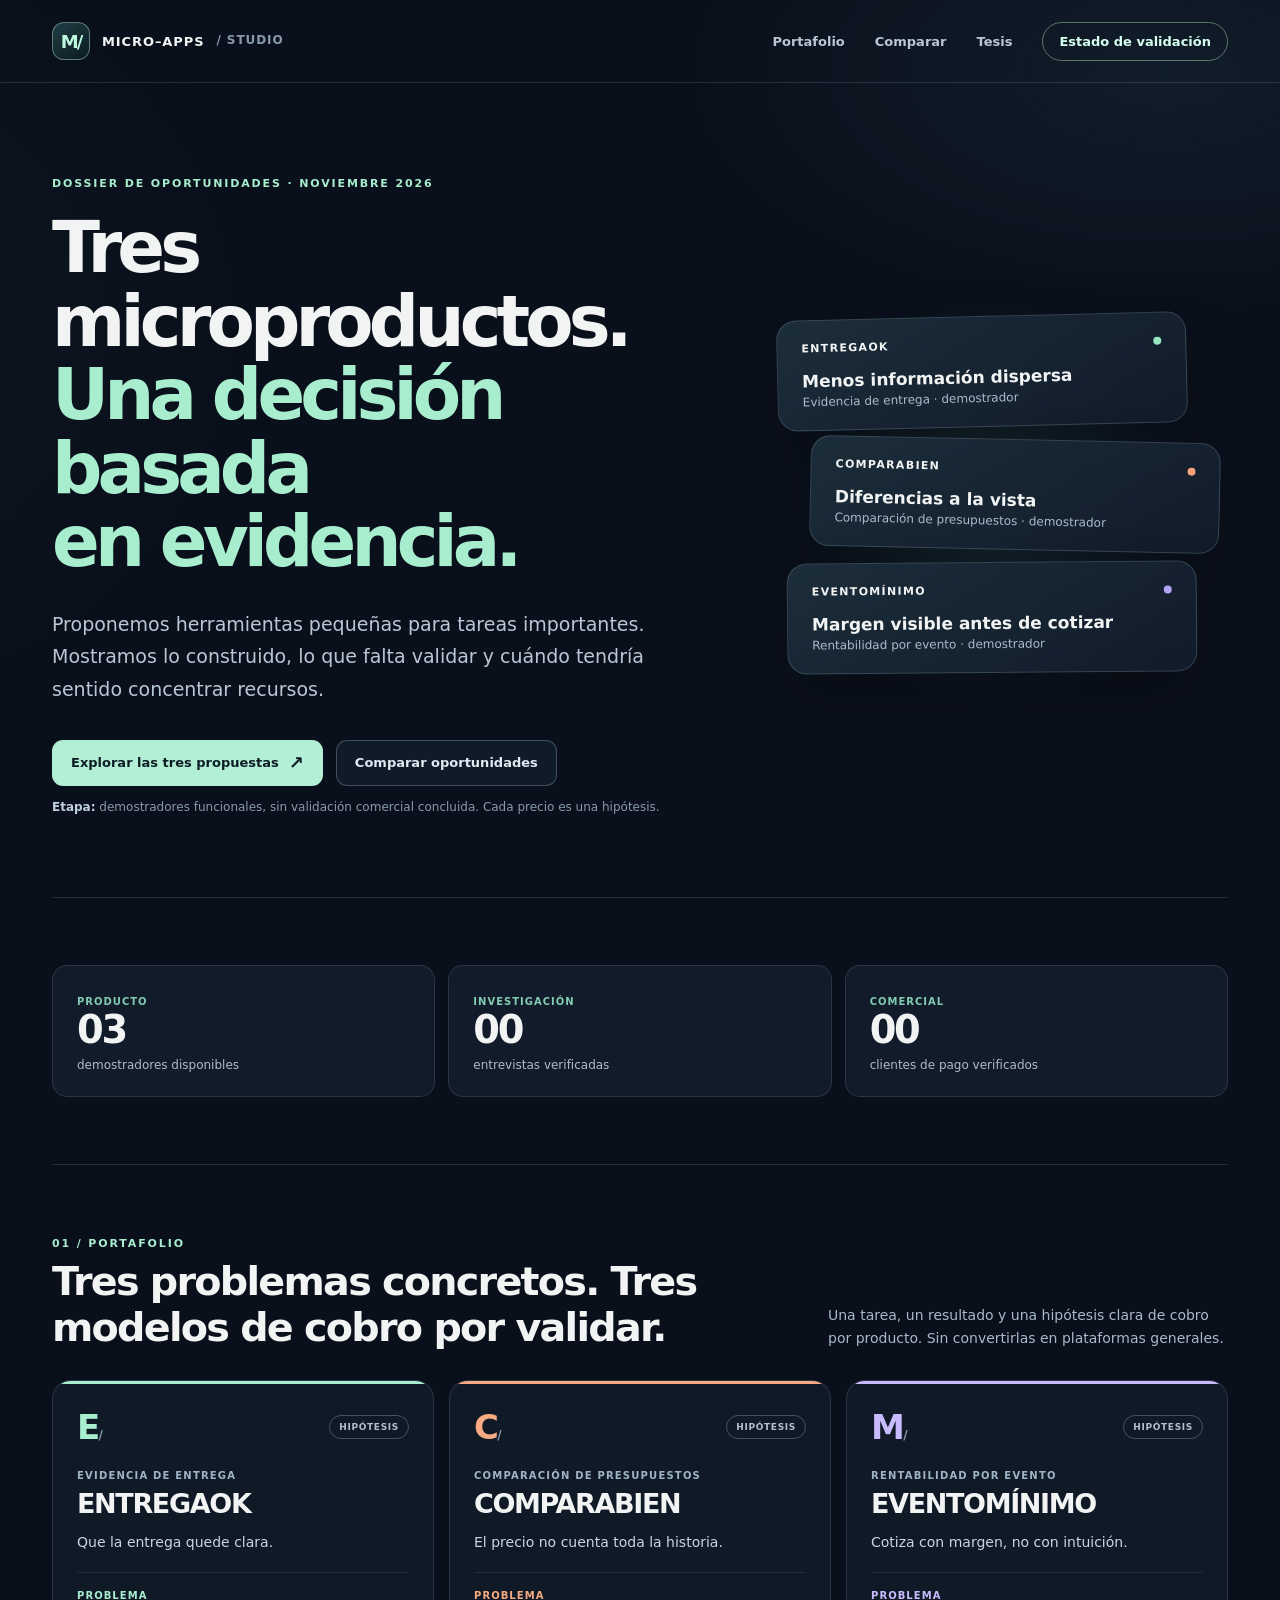
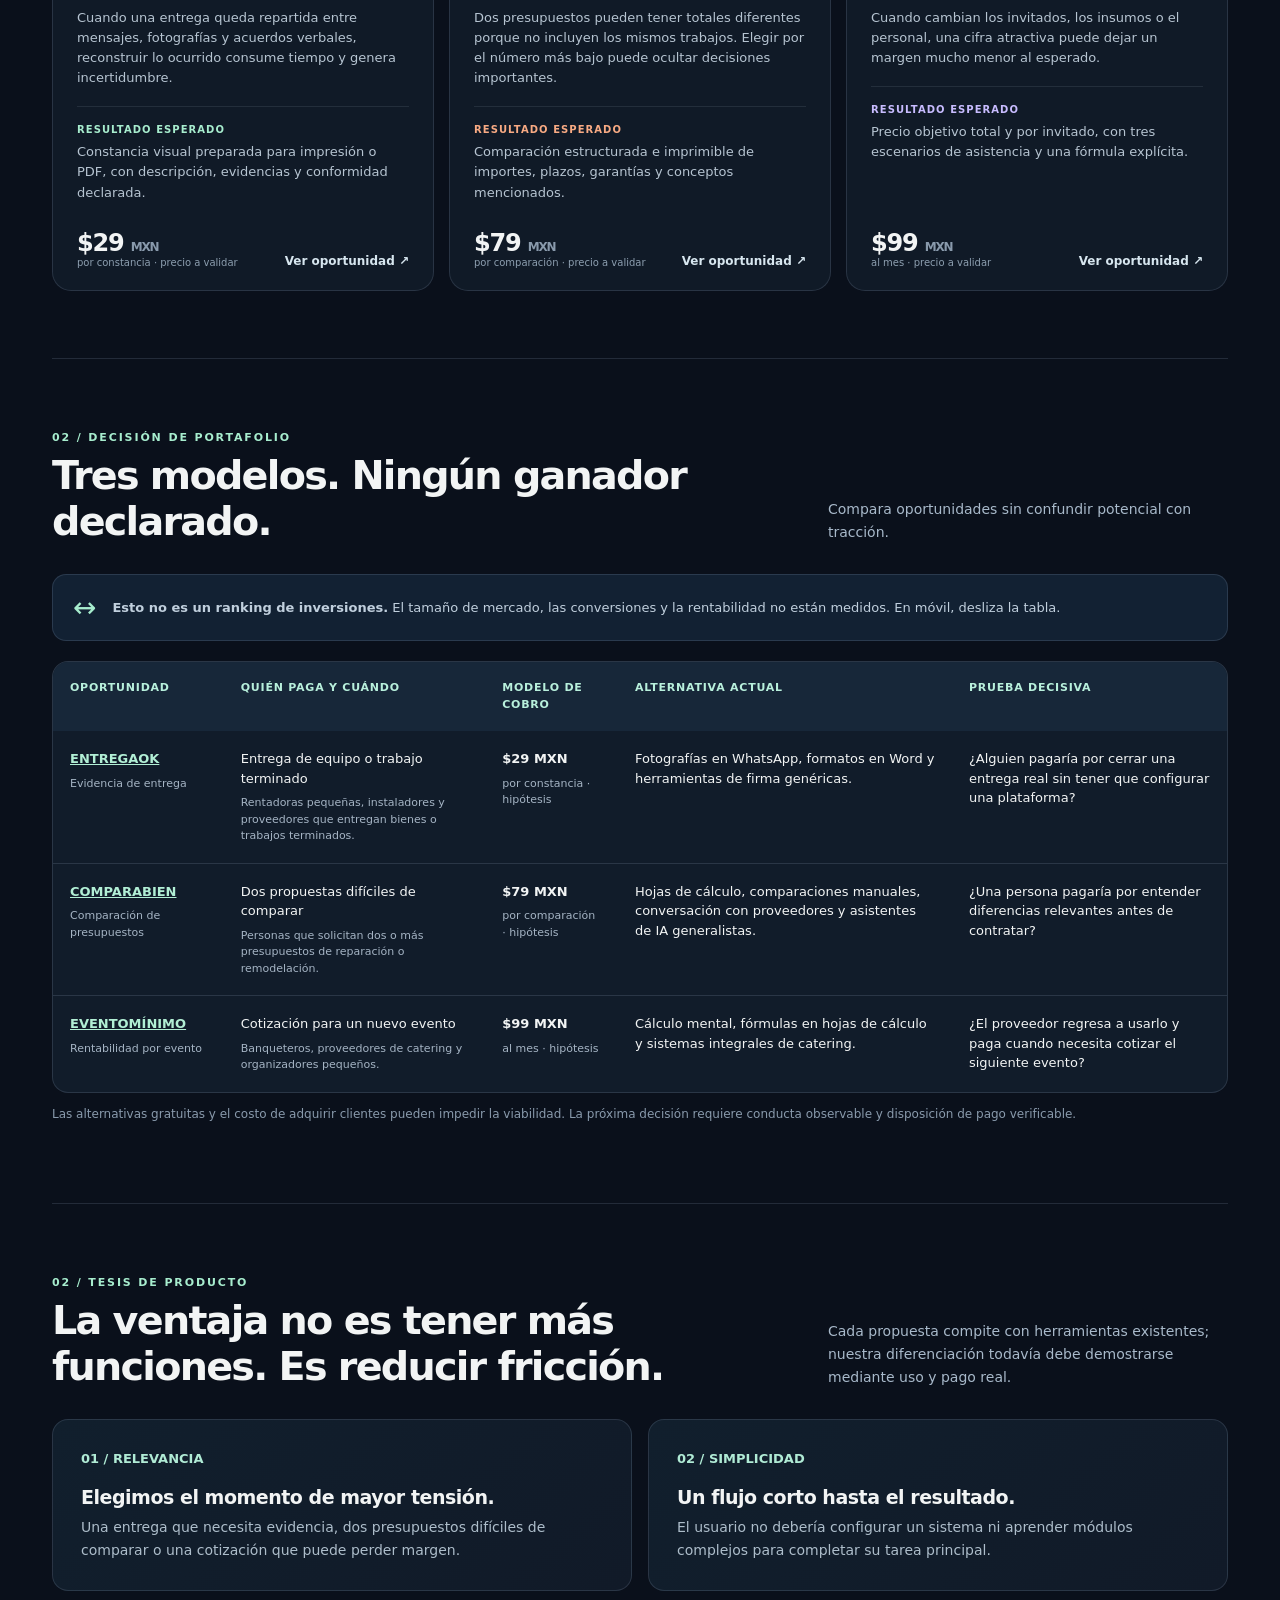
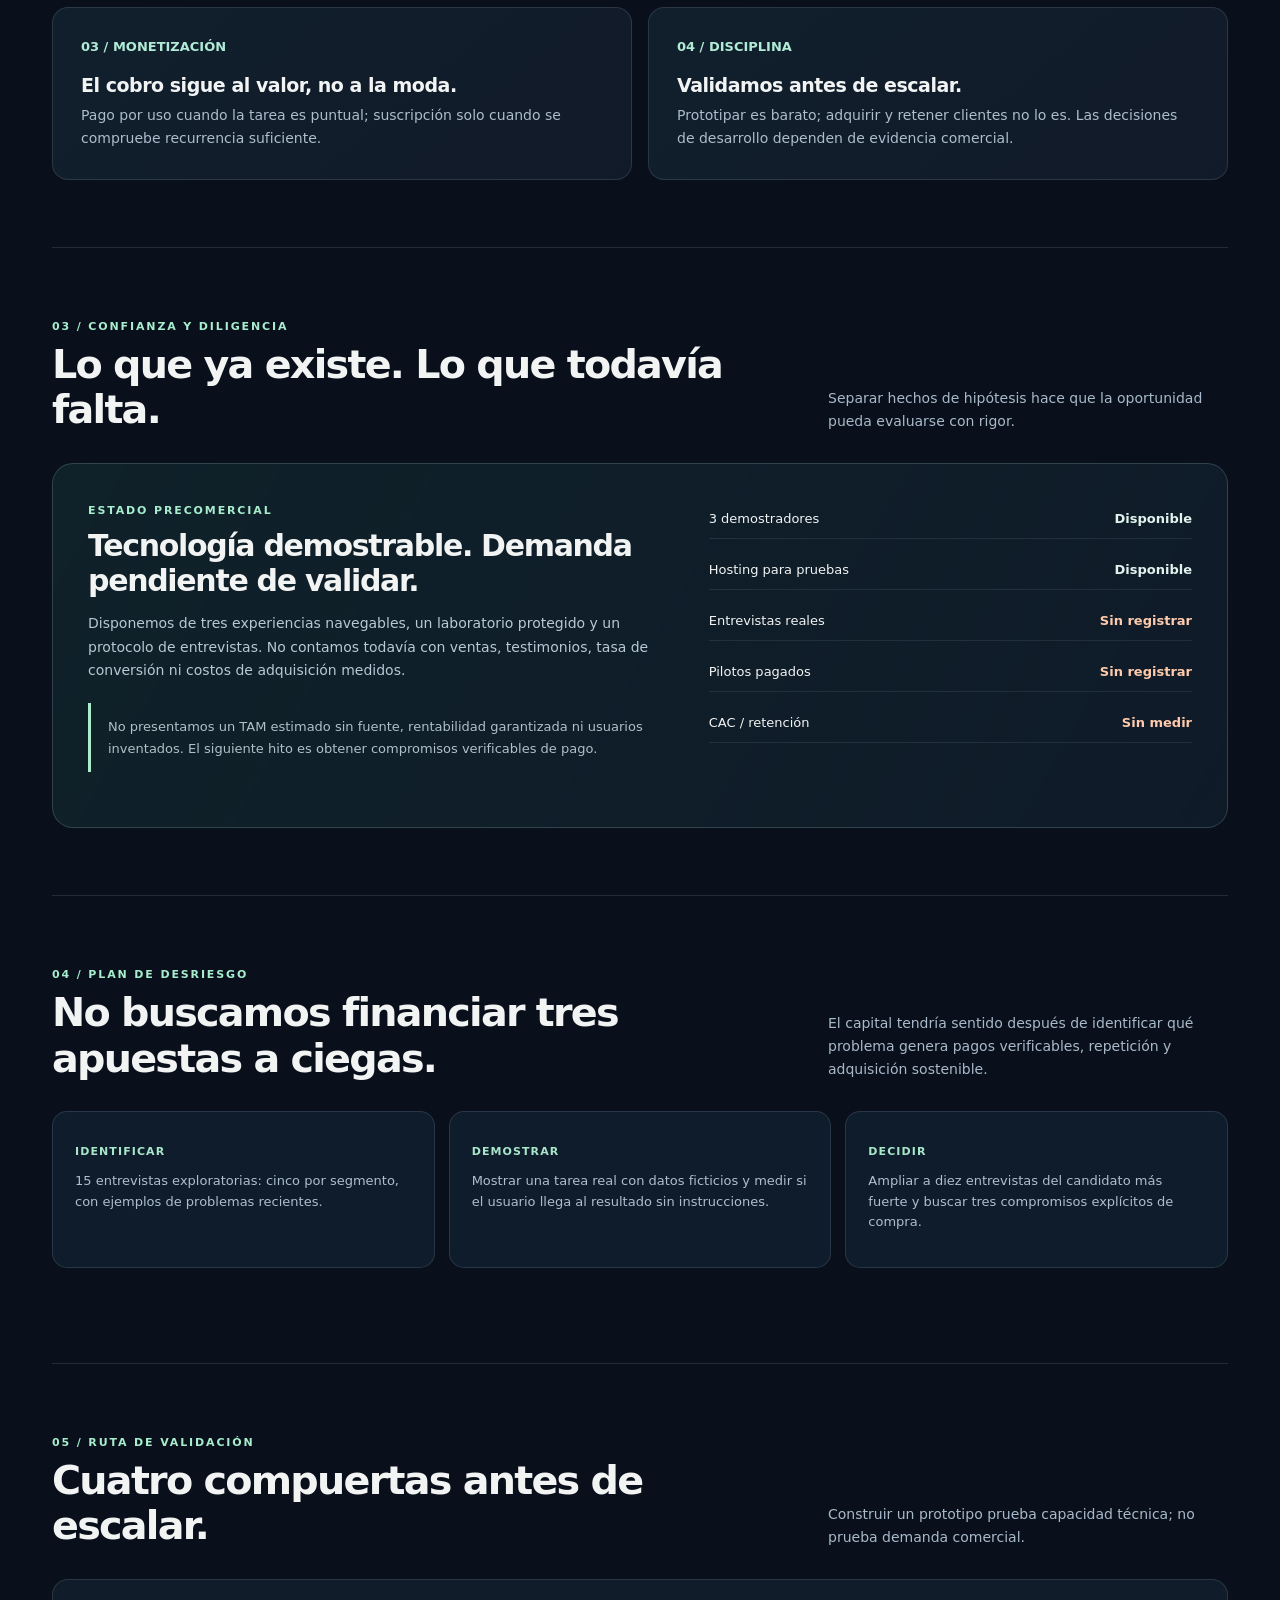
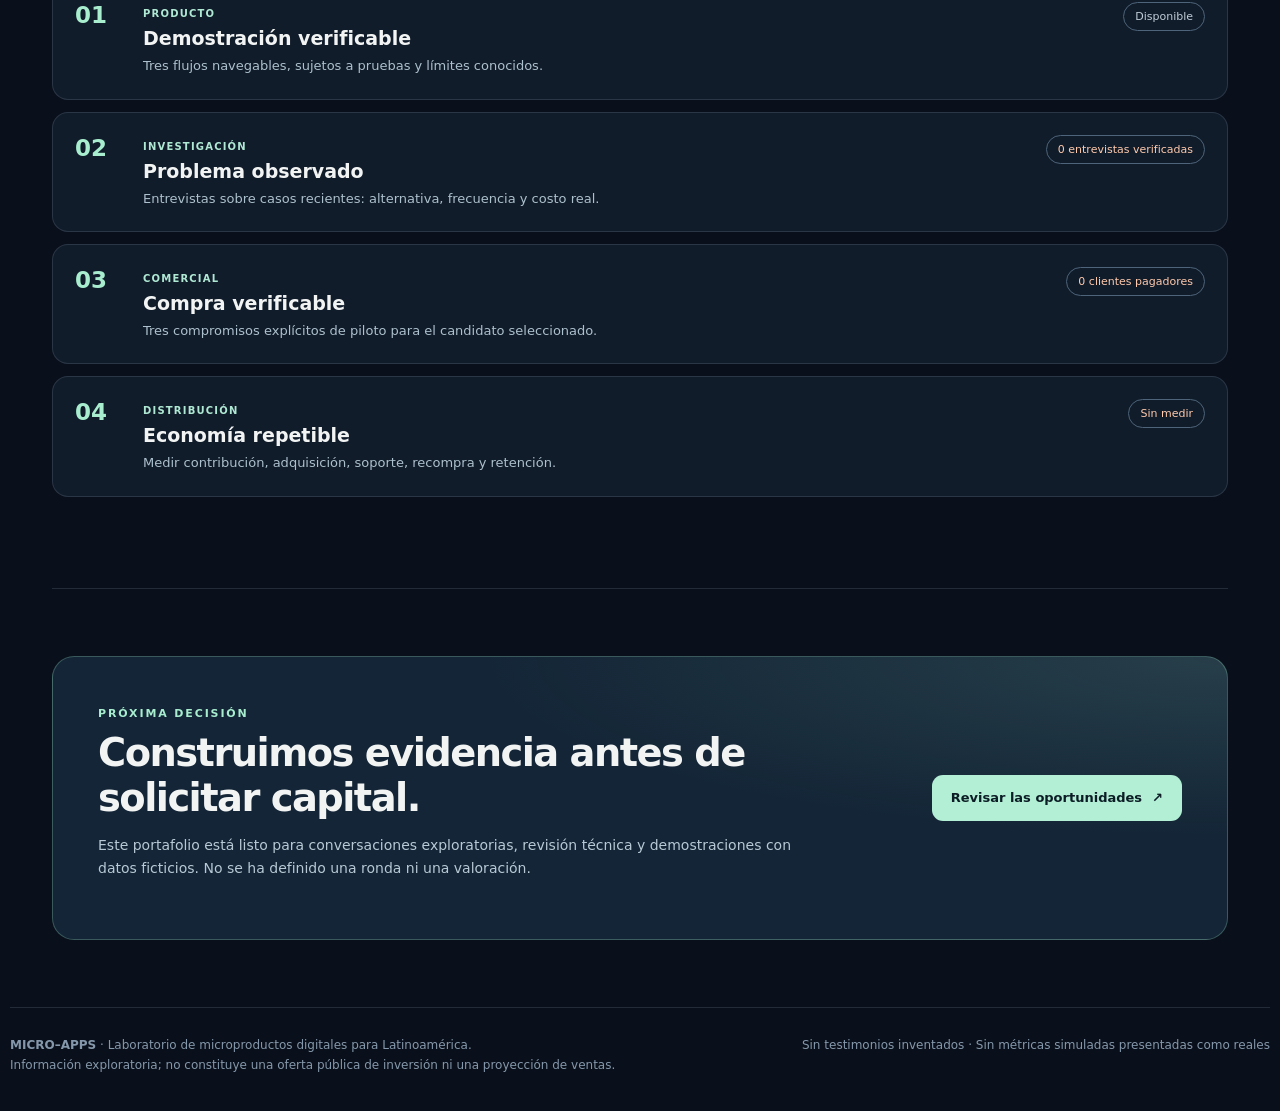
<file: micro-apps-lab/pitch/index.html>
<!doctype html>
<html lang="es-MX">
<head>
  <meta charset="utf-8">
  <meta name="viewport" content="width=device-width, initial-scale=1, viewport-fit=cover">
  <meta name="robots" content="noindex,nofollow,noarchive">
  <meta name="theme-color" content="#0a101b">
  <meta name="description" content="Tres micro-apps con hipótesis comerciales trazables">
  <title>Dossier de oportunidades · Micro-Apps</title>
  <link rel="stylesheet" href="assets/pitch.css">
  <script src="assets/pitch.js" defer></script>
</head>
<body>
<div class="topline"><header class="topbar shell" aria-label="Navegación principal">
    <a href="#inicio" class="wordmark" aria-label="Micro-Apps, inicio"><span class="brandmark" aria-hidden="true">M/</span> MICRO–APPS <span class="microcopy">/ STUDIO</span></a>
    <nav class="topnav" aria-label="Secciones del dossier">
      <a href="#portafolio">Portafolio</a><a href="#comparar">Comparar</a><a href="#tesis">Tesis</a>
      <a href="#evidencia" class="topcta">Estado de validación</a>
    </nav></header></div>
<main id="inicio" class="shell">
  <section class="hero" aria-labelledby="hero-title">
    <div>
      <span class="eyebrow ">DOSSIER DE OPORTUNIDADES · NOVIEMBRE 2026</span>
      <h1 id="hero-title">Tres microproductos.<br><em>Una decisión basada<br>en evidencia.</em></h1>
      <p class="lede">Proponemos herramientas pequeñas para tareas importantes. Mostramos lo construido, lo que falta validar y cuándo tendría sentido concentrar recursos.</p>
      <div class="actionline"><a href="#portafolio" class="btn primary">Explorar las tres propuestas <span class="buttonicon" aria-hidden="true">↗</span></a><a href="#comparar" class="btn outline">Comparar oportunidades</a></div>
      <p class="microcopy"><strong>Etapa:</strong> demostradores funcionales, sin validación comercial concluida. Cada precio es una hipótesis.</p>
    </div>
    <div class="hero-art" aria-label="Resumen visual de tres productos"><div class="halo" aria-hidden="true"></div><div class="proof-stack"><div class="stack-card jade"><div class="stack-top"><span class="stack-label">ENTREGAOK</span><span class="stack-indicator" aria-hidden="true"></span></div><div class="stack-desc">Menos información dispersa</div><div class="stack-caption">Evidencia de entrega · demostrador</div></div><div class="stack-card coral"><div class="stack-top"><span class="stack-label">COMPARABIEN</span><span class="stack-indicator" aria-hidden="true"></span></div><div class="stack-desc">Diferencias a la vista</div><div class="stack-caption">Comparación de presupuestos · demostrador</div></div><div class="stack-card iris"><div class="stack-top"><span class="stack-label">EVENTOMÍNIMO</span><span class="stack-indicator" aria-hidden="true"></span></div><div class="stack-desc">Margen visible antes de cotizar</div><div class="stack-caption">Rentabilidad por evento · demostrador</div></div></div></div>
  </section>
  <section class="section" aria-label="Estado del portafolio">
    <div class="kpi-grid"><div class="kpi"><span class="tag">Producto</span><strong class="readout">03</strong><span>demostradores disponibles</span></div><div class="kpi"><span class="tag">Investigación</span><strong class="readout">00</strong><span>entrevistas verificadas</span></div><div class="kpi"><span class="tag">Comercial</span><strong class="readout">00</strong><span>clientes de pago verificados</span></div></div>
  </section>
  <section class="section" id="portafolio">
    <div class="sectionhead"><div><span class="eyebrow ">01 / PORTAFOLIO</span><h2>Tres problemas concretos. Tres modelos de cobro por validar.</h2></div><p>Una tarea, un resultado y una hipótesis clara de cobro por producto. Sin convertirlas en plataformas generales.</p></div>
    <div class="product-grid"><article class="product-card jade">
      <div class="pc-top"><span class="product-symbol" aria-hidden="true">E<span class="microcopy">/</span></span><span class="stage">Hipótesis</span></div>
      <div class="pc-kind">Evidencia de entrega</div>
      <h3>ENTREGAOK</h3>
      <p class="pc-lede">Que la entrega quede clara.</p>
      <div class="pc-block"><div class="pc-caption">Problema</div><p class="pc-value">Cuando una entrega queda repartida entre mensajes, fotografías y acuerdos verbales, reconstruir lo ocurrido consume tiempo y genera incertidumbre.</p></div>
      <div class="pc-block"><div class="pc-caption">Resultado esperado</div><p class="pc-value">Constancia visual preparada para impresión o PDF, con descripción, evidencias y conformidad declarada.</p></div>
      <div class="pc-foot"><div><div class="amount">$29 <span class="microcopy">MXN</span></div><small>por constancia · precio a validar</small></div><a href="entregaok.html" aria-label="Analizar oportunidad ENTREGAOK">Ver oportunidad <span aria-hidden="true">↗</span></a></div>
    </article><article class="product-card coral">
      <div class="pc-top"><span class="product-symbol" aria-hidden="true">C<span class="microcopy">/</span></span><span class="stage">Hipótesis</span></div>
      <div class="pc-kind">Comparación de presupuestos</div>
      <h3>COMPARABIEN</h3>
      <p class="pc-lede">El precio no cuenta toda la historia.</p>
      <div class="pc-block"><div class="pc-caption">Problema</div><p class="pc-value">Dos presupuestos pueden tener totales diferentes porque no incluyen los mismos trabajos. Elegir por el número más bajo puede ocultar decisiones importantes.</p></div>
      <div class="pc-block"><div class="pc-caption">Resultado esperado</div><p class="pc-value">Comparación estructurada e imprimible de importes, plazos, garantías y conceptos mencionados.</p></div>
      <div class="pc-foot"><div><div class="amount">$79 <span class="microcopy">MXN</span></div><small>por comparación · precio a validar</small></div><a href="comparabien.html" aria-label="Analizar oportunidad COMPARABIEN">Ver oportunidad <span aria-hidden="true">↗</span></a></div>
    </article><article class="product-card iris">
      <div class="pc-top"><span class="product-symbol" aria-hidden="true">M<span class="microcopy">/</span></span><span class="stage">Hipótesis</span></div>
      <div class="pc-kind">Rentabilidad por evento</div>
      <h3>EVENTOMÍNIMO</h3>
      <p class="pc-lede">Cotiza con margen, no con intuición.</p>
      <div class="pc-block"><div class="pc-caption">Problema</div><p class="pc-value">Cuando cambian los invitados, los insumos o el personal, una cifra atractiva puede dejar un margen mucho menor al esperado.</p></div>
      <div class="pc-block"><div class="pc-caption">Resultado esperado</div><p class="pc-value">Precio objetivo total y por invitado, con tres escenarios de asistencia y una fórmula explícita.</p></div>
      <div class="pc-foot"><div><div class="amount">$99 <span class="microcopy">MXN</span></div><small>al mes · precio a validar</small></div><a href="eventominimo.html" aria-label="Analizar oportunidad EVENTOMÍNIMO">Ver oportunidad <span aria-hidden="true">↗</span></a></div>
    </article></div>
  </section>
  <section class="section" id="comparar" aria-labelledby="compare-title">
      <div class="sectionhead"><div><span class="eyebrow ">02 / DECISIÓN DE PORTAFOLIO</span><h2 id="compare-title">Tres modelos. Ningún ganador declarado.</h2></div><p>Compara oportunidades sin confundir potencial con tracción.</p></div>
      <div class="matrix-intro"><span aria-hidden="true">↔</span><p><strong>Esto no es un ranking de inversiones.</strong> El tamaño de mercado, las conversiones y la rentabilidad no están medidos. En móvil, desliza la tabla.</p></div>
      <div class="comparison-scroll" role="region" aria-label="Comparación de oportunidades" tabindex="0"><table class="comparison-table"><thead><tr><th scope="col">Oportunidad</th><th scope="col">Quién paga y cuándo</th><th scope="col">Modelo de cobro</th><th scope="col">Alternativa actual</th><th scope="col">Prueba decisiva</th></tr></thead><tbody><tr><th scope="row"><a href="entregaok.html">ENTREGAOK</a><small>Evidencia de entrega</small></th><td>Entrega de equipo o trabajo terminado<small>Rentadoras pequeñas, instaladores y proveedores que entregan bienes o trabajos terminados.</small></td><td><strong>$29 MXN</strong><small>por constancia · hipótesis</small></td><td>Fotografías en WhatsApp, formatos en Word y herramientas de firma genéricas.</td><td>¿Alguien pagaría por cerrar una entrega real sin tener que configurar una plataforma?</td></tr><tr><th scope="row"><a href="comparabien.html">COMPARABIEN</a><small>Comparación de presupuestos</small></th><td>Dos propuestas difíciles de comparar<small>Personas que solicitan dos o más presupuestos de reparación o remodelación.</small></td><td><strong>$79 MXN</strong><small>por comparación · hipótesis</small></td><td>Hojas de cálculo, comparaciones manuales, conversación con proveedores y asistentes de IA generalistas.</td><td>¿Una persona pagaría por entender diferencias relevantes antes de contratar?</td></tr><tr><th scope="row"><a href="eventominimo.html">EVENTOMÍNIMO</a><small>Rentabilidad por evento</small></th><td>Cotización para un nuevo evento<small>Banqueteros, proveedores de catering y organizadores pequeños.</small></td><td><strong>$99 MXN</strong><small>al mes · hipótesis</small></td><td>Cálculo mental, fórmulas en hojas de cálculo y sistemas integrales de catering.</td><td>¿El proveedor regresa a usarlo y paga cuando necesita cotizar el siguiente evento?</td></tr></tbody></table></div>
      <p class="microcopy">Las alternativas gratuitas y el costo de adquirir clientes pueden impedir la viabilidad. La próxima decisión requiere conducta observable y disposición de pago verificable.</p>
    </section>
  <section class="section" id="tesis">
    <div class="sectionhead"><div><span class="eyebrow ">02 / TESIS DE PRODUCTO</span><h2>La ventaja no es tener más funciones. Es reducir fricción.</h2></div><p>Cada propuesta compite con herramientas existentes; nuestra diferenciación todavía debe demostrarse mediante uso y pago real.</p></div>
    <div class="thesis">
      <article class="thesis-card"><span class="thesis-num">01 / RELEVANCIA</span><h3>Elegimos el momento de mayor tensión.</h3><p>Una entrega que necesita evidencia, dos presupuestos difíciles de comparar o una cotización que puede perder margen.</p></article>
      <article class="thesis-card"><span class="thesis-num">02 / SIMPLICIDAD</span><h3>Un flujo corto hasta el resultado.</h3><p>El usuario no debería configurar un sistema ni aprender módulos complejos para completar su tarea principal.</p></article>
      <article class="thesis-card"><span class="thesis-num">03 / MONETIZACIÓN</span><h3>El cobro sigue al valor, no a la moda.</h3><p>Pago por uso cuando la tarea es puntual; suscripción solo cuando se compruebe recurrencia suficiente.</p></article>
      <article class="thesis-card"><span class="thesis-num">04 / DISCIPLINA</span><h3>Validamos antes de escalar.</h3><p>Prototipar es barato; adquirir y retener clientes no lo es. Las decisiones de desarrollo dependen de evidencia comercial.</p></article>
    </div>
  </section>
  <section class="section" id="evidencia">
    <div class="sectionhead"><div><span class="eyebrow ">03 / CONFIANZA Y DILIGENCIA</span><h2>Lo que ya existe. Lo que todavía falta.</h2></div><p>Separar hechos de hipótesis hace que la oportunidad pueda evaluarse con rigor.</p></div>
    <div class="evidence-box"><div><span class="eyebrow">ESTADO PRECOMERCIAL</span><h3>Tecnología demostrable. Demanda pendiente de validar.</h3><p>Disponemos de tres experiencias navegables, un laboratorio protegido y un protocolo de entrevistas. No contamos todavía con ventas, testimonios, tasa de conversión ni costos de adquisición medidos.</p><div class="disclaimer">No presentamos un TAM estimado sin fuente, rentabilidad garantizada ni usuarios inventados. El siguiente hito es obtener compromisos verificables de pago.</div></div>
    <div class="checkrows"><div class="checkrow"><span>3 demostradores</span><b>Disponible</b></div><div class="checkrow"><span>Hosting para pruebas</span><b>Disponible</b></div><div class="checkrow missing"><span>Entrevistas reales</span><b>Sin registrar</b></div><div class="checkrow missing"><span>Pilotos pagados</span><b>Sin registrar</b></div><div class="checkrow missing"><span>CAC / retención</span><b>Sin medir</b></div></div></div>
  </section>
  <section class="section" id="metodo">
    <div class="sectionhead"><div><span class="eyebrow ">04 / PLAN DE DESRIESGO</span><h2>No buscamos financiar tres apuestas a ciegas.</h2></div><p>El capital tendría sentido después de identificar qué problema genera pagos verificables, repetición y adquisición sostenible.</p></div>
    <div class="dossier"><article class="card"><h3>Identificar</h3><p>15 entrevistas exploratorias: cinco por segmento, con ejemplos de problemas recientes.</p></article><article class="card"><h3>Demostrar</h3><p>Mostrar una tarea real con datos ficticios y medir si el usuario llega al resultado sin instrucciones.</p></article><article class="card"><h3>Decidir</h3><p>Ampliar a diez entrevistas del candidato más fuerte y buscar tres compromisos explícitos de compra.</p></article></div>
  </section>
  <section class="section" id="compuertas"><div class="sectionhead"><div><span class="eyebrow ">05 / RUTA DE VALIDACIÓN</span><h2>Cuatro compuertas antes de escalar.</h2></div><p>Construir un prototipo prueba capacidad técnica; no prueba demanda comercial.</p></div><ol class="gate-list"><li class="gate gate-done"><span class="gate-num">01</span><div><span class="eyecap">Producto</span><h3>Demostración verificable</h3><p>Tres flujos navegables, sujetos a pruebas y límites conocidos.</p></div><span class="gate-state">Disponible</span></li><li class="gate gate-pending"><span class="gate-num">02</span><div><span class="eyecap">Investigación</span><h3>Problema observado</h3><p>Entrevistas sobre casos recientes: alternativa, frecuencia y costo real.</p></div><span class="gate-state">0 entrevistas verificadas</span></li><li class="gate gate-pending"><span class="gate-num">03</span><div><span class="eyecap">Comercial</span><h3>Compra verificable</h3><p>Tres compromisos explícitos de piloto para el candidato seleccionado.</p></div><span class="gate-state">0 clientes pagadores</span></li><li class="gate gate-pending"><span class="gate-num">04</span><div><span class="eyecap">Distribución</span><h3>Economía repetible</h3><p>Medir contribución, adquisición, soporte, recompra y retención.</p></div><span class="gate-state">Sin medir</span></li></ol></section>
  <section class="section"><div class="final-cta"><div><span class="eyebrow ">PRÓXIMA DECISIÓN</span><h2>Construimos evidencia antes de solicitar capital.</h2><p>Este portafolio está listo para conversaciones exploratorias, revisión técnica y demostraciones con datos ficticios. No se ha definido una ronda ni una valoración.</p></div><a href="#portafolio" class="btn primary">Revisar las oportunidades <span aria-hidden="true">↗</span></a></div></section>
</main><footer class="shell footer"><div><strong>MICRO–APPS</strong> · Laboratorio de microproductos digitales para Latinoamérica.<br>Información exploratoria; no constituye una oferta pública de inversión ni una proyección de ventas.</div><div>Sin testimonios inventados · Sin métricas simuladas presentadas como reales</div></footer>
</body></html>
</file>
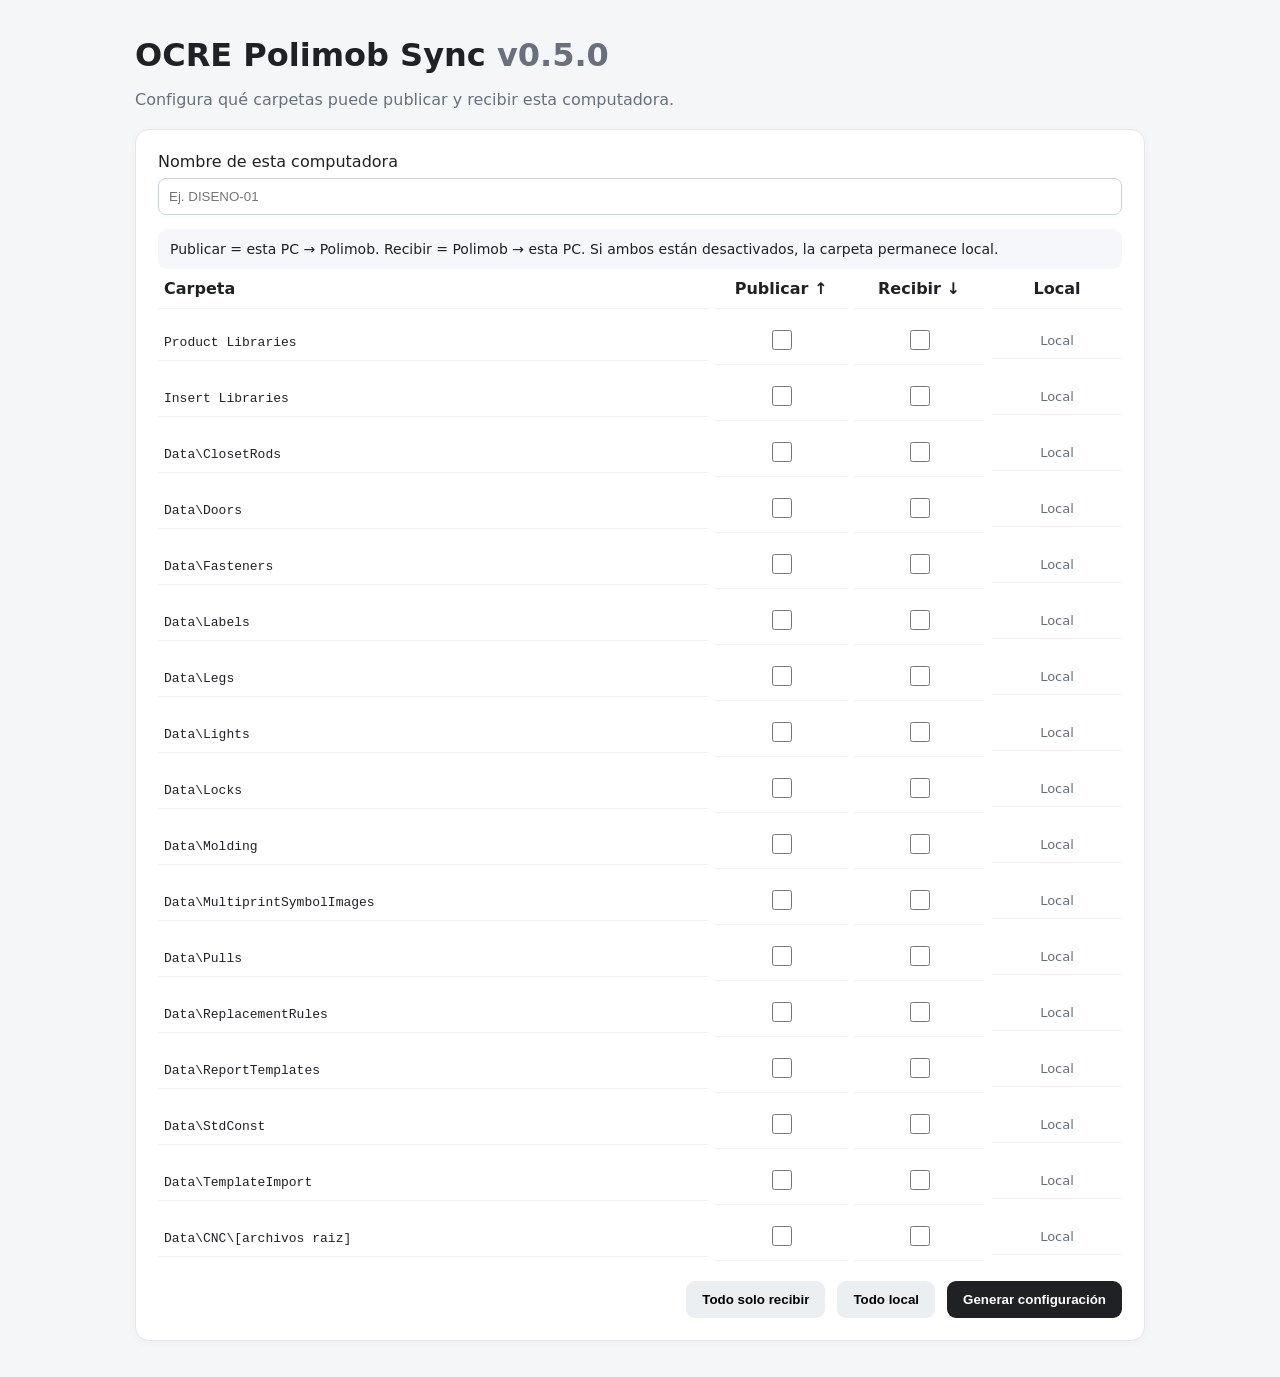
<file: polimob-sync/configurar.html>
<!doctype html>
<html lang="es"><head><meta charset="utf-8"><meta name="viewport" content="width=device-width,initial-scale=1">
<title>OCRE Polimob Sync - Configurador</title>
<style>
:root{font-family:Inter,system-ui,sans-serif;color:#202124;background:#f5f6f8}*{box-sizing:border-box}body{margin:0}.wrap{max-width:1050px;margin:36px auto;padding:0 20px}h1{margin:0 0 6px}.muted{color:#69707d}.card{background:#fff;border:1px solid #e3e6ea;border-radius:14px;padding:22px;margin-top:20px;box-shadow:0 2px 10px #00000008}.grid{display:grid;grid-template-columns:minmax(280px,1fr) repeat(2,130px) 130px;gap:8px;align-items:center}.head{font-weight:700;border-bottom:1px solid #eee;padding-bottom:10px}.row{display:contents}.cell{padding:10px 6px;border-bottom:1px solid #f0f1f2}.center{text-align:center}input[type=checkbox]{width:20px;height:20px}.local{font-size:13px;color:#69707d}.actions{display:flex;gap:12px;justify-content:flex-end;margin-top:20px}button{border:0;border-radius:9px;padding:11px 16px;font-weight:700;cursor:pointer}.primary{background:#202124;color:white}.secondary{background:#eceff2}.notice{padding:12px;border-radius:9px;background:#f5f7fa;margin-top:14px;font-size:14px}@media(max-width:700px){.grid{grid-template-columns:1fr 75px 75px 65px}.cell{font-size:13px}}
</style></head><body><div class="wrap">
<h1>OCRE Polimob Sync <span class="muted">v0.5.0</span></h1>
<p class="muted">Configura qué carpetas puede publicar y recibir esta computadora.</p>
<div class="card"><label>Nombre de esta computadora<br><input id="computer" style="margin-top:7px;width:100%;padding:10px;border:1px solid #ccd1d7;border-radius:8px" placeholder="Ej. DISENO-01"></label>
<div class="notice">Publicar = esta PC → Polimob. Recibir = Polimob → esta PC. Si ambos están desactivados, la carpeta permanece local.</div>
<div class="grid" id="grid"><div class="cell head">Carpeta</div><div class="cell head center">Publicar ↑</div><div class="cell head center">Recibir ↓</div><div class="cell head center">Local</div></div>
<div class="actions"><button class="secondary" onclick="setAll(false,true)">Todo solo recibir</button><button class="secondary" onclick="setAll(false,false)">Todo local</button><button class="primary" onclick="downloadProfile()">Generar configuración</button></div>
</div></div>
<script>
const paths=["Product Libraries","Insert Libraries","Data\\ClosetRods","Data\\Doors","Data\\Fasteners","Data\\Labels","Data\\Legs","Data\\Lights","Data\\Locks","Data\\Molding","Data\\MultiprintSymbolImages","Data\\Pulls","Data\\ReplacementRules","Data\\ReportTemplates","Data\\StdConst","Data\\TemplateImport","Data\\CNC\\[archivos raiz]"];
const g=document.getElementById("grid");
for(const p of paths){const id=btoa(unescape(encodeURIComponent(p))).replace(/=/g,"");g.insertAdjacentHTML("beforeend",`<div class="cell"><code>${p}</code></div><div class="cell center"><input type="checkbox" data-p="${p}" data-k="push"></div><div class="cell center"><input type="checkbox" data-p="${p}" data-k="pull"></div><div class="cell center local" id="l-${id}">Local</div>`)}
function setAll(push,pull){document.querySelectorAll('[data-k=push]').forEach(x=>x.checked=push);document.querySelectorAll('[data-k=pull]').forEach(x=>x.checked=pull)}
function downloadProfile(){const computer=document.getElementById("computer").value.trim()||"SIN-NOMBRE";const modes={};for(const p of paths){const pu=document.querySelector(`[data-p="${CSS.escape(p)}"][data-k=push]`).checked;const pl=document.querySelector(`[data-p="${CSS.escape(p)}"][data-k=pull]`).checked;modes[p]=pu&&pl?"both":pu?"push":pl?"pull":"local"}const data={version:3,appVersion:"0.5.0",computer,modes};const blob=new Blob([JSON.stringify(data,null,2)],{type:"application/json"});const a=document.createElement("a");a.href=URL.createObjectURL(blob);a.download="polimob-profile.json";a.click();URL.revokeObjectURL(a.href)}
</script></body></html>
</file>
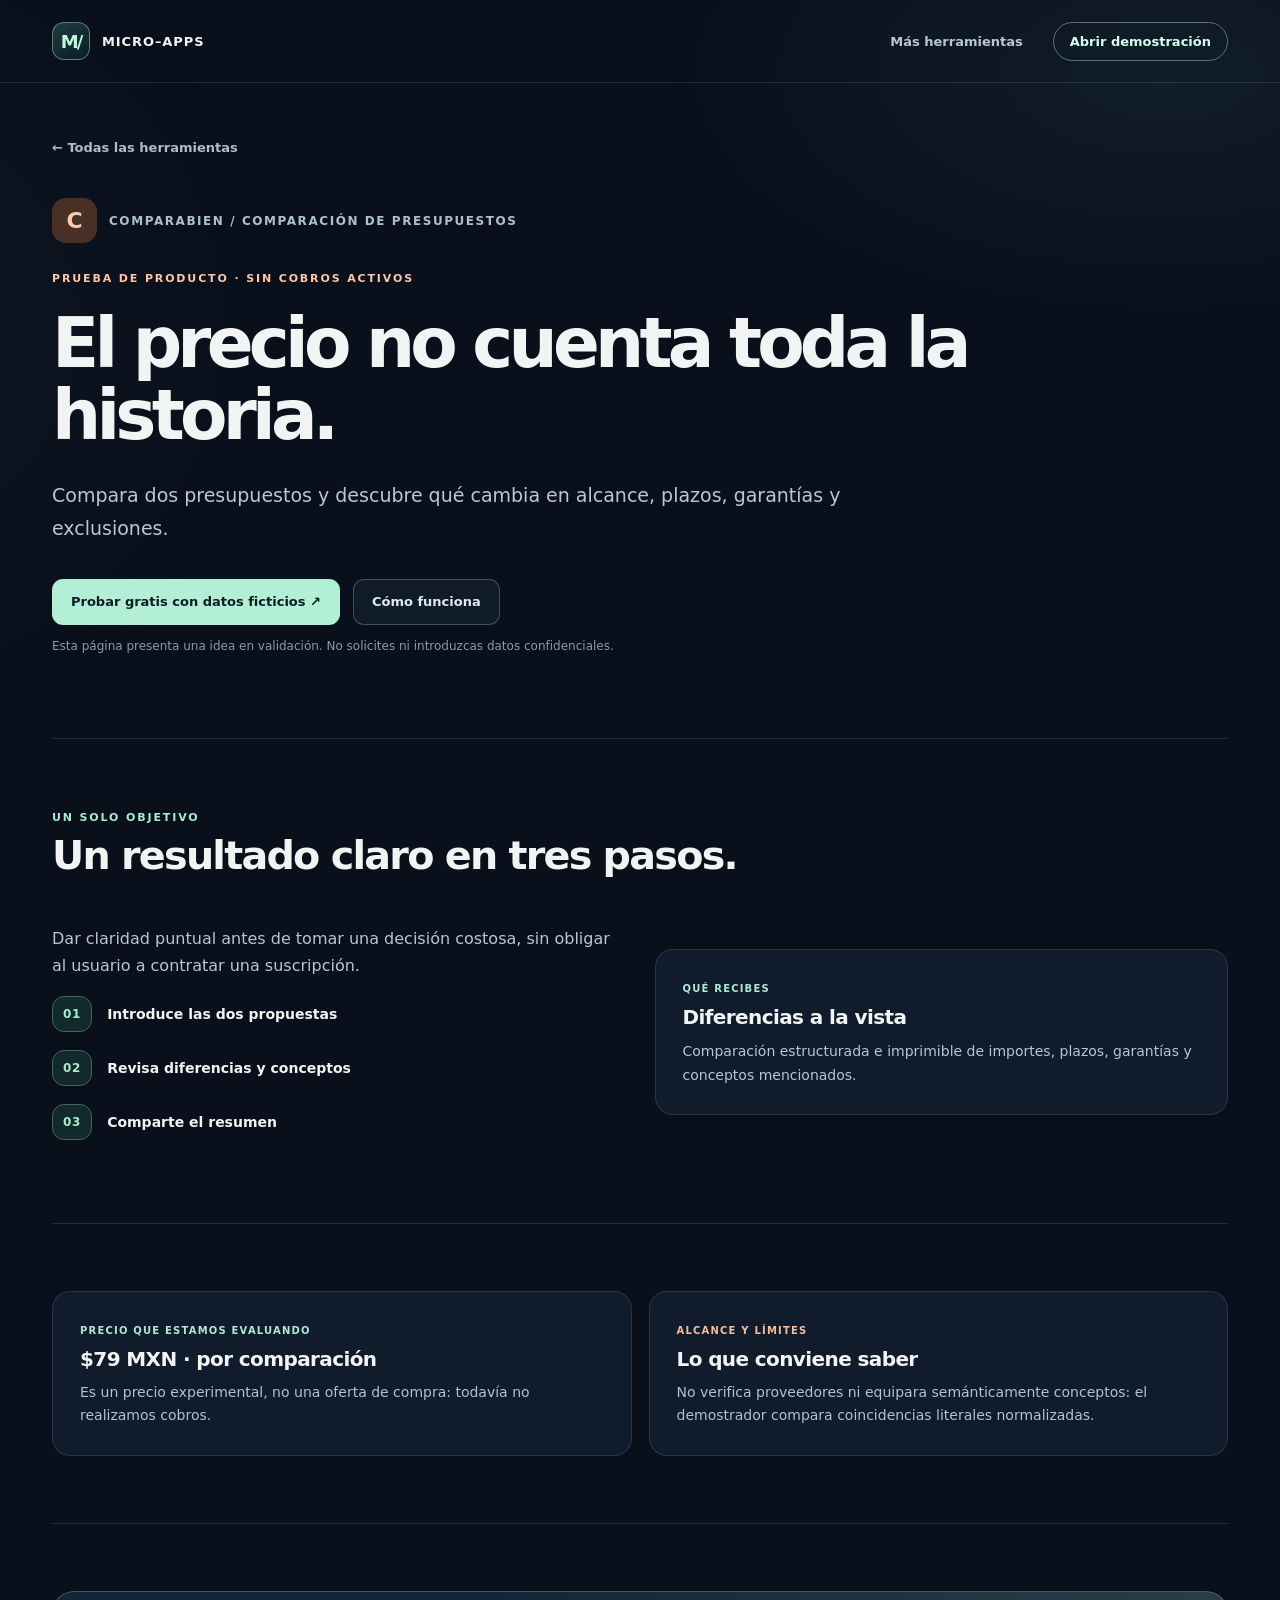
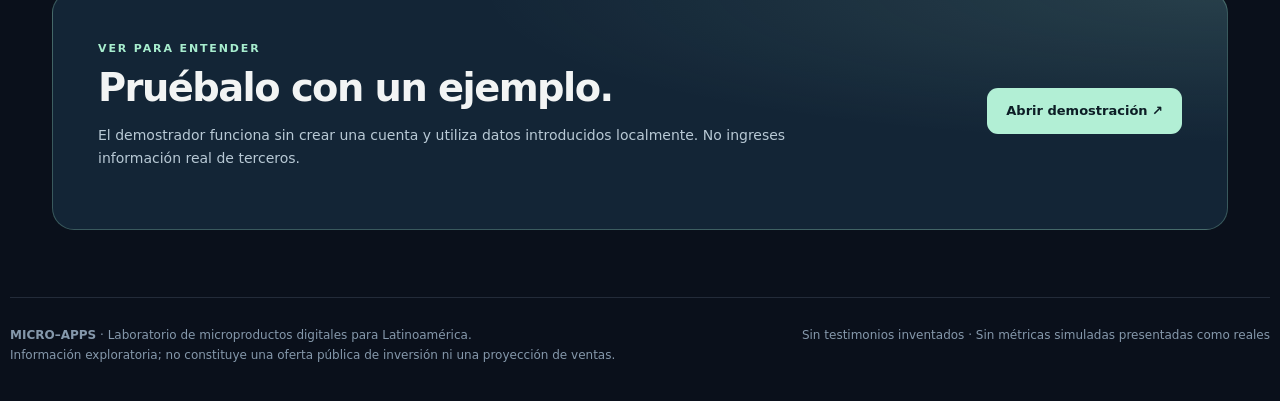
<file: micro-apps-lab/ofertas/comparabien.html>
<!doctype html>
<html lang="es-MX">
<head>
  <meta charset="utf-8">
  <meta name="viewport" content="width=device-width, initial-scale=1, viewport-fit=cover">
  <meta name="robots" content="noindex,nofollow,noarchive">
  <meta name="theme-color" content="#0a101b">
  <meta name="description" content="Compara dos presupuestos y descubre qué cambia en alcance, plazos, garantías y exclusiones.">
  <title>COMPARABIEN | Prueba de producto · Micro-Apps</title>
  <link rel="stylesheet" href="../pitch/assets/pitch.css">
  <script src="../pitch/assets/pitch.js" defer></script>
</head>
<body>
<div class="topline"><header class="topbar shell"><a href="../index.html#ofertas" class="wordmark"><span class="brandmark" aria-hidden="true">M/</span> MICRO–APPS</a><nav class="topnav"><a href="../index.html#ofertas">Más herramientas</a><a href="../index.html#compara" class="topcta">Abrir demostración</a></nav></header></div>
<main class="shell"><section class="detail-hero"><a class="backlink" href="../index.html#ofertas">← Todas las herramientas</a>
<div class="detail-label coral"><div class="symbol" aria-hidden="true">C</div><span>COMPARABIEN / Comparación de presupuestos</span></div>
<div style="margin-top:24px"><span class="eyebrow warm">PRUEBA DE PRODUCTO · SIN COBROS ACTIVOS</span></div>
<h1>El precio no cuenta toda la historia.</h1><p class="lede">Compara dos presupuestos y descubre qué cambia en alcance, plazos, garantías y exclusiones.</p>
<div class="actionline"><a class="btn primary" href="../index.html#compara">Probar gratis con datos ficticios ↗</a><a class="btn outline" href="#como">Cómo funciona</a></div>
<p class="microcopy">Esta página presenta una idea en validación. No solicites ni introduzcas datos confidenciales.</p></section>
<section class="section" id="como"><div class="sectionhead"><div><span class="eyebrow ">UN SOLO OBJETIVO</span><h2>Un resultado claro en tres pasos.</h2></div></div>
<div class="story-board"><div><p>Dar claridad puntual antes de tomar una decisión costosa, sin obligar al usuario a contratar una suscripción.</p><ol class="steps"><li>Introduce las dos propuestas</li><li>Revisa diferencias y conceptos</li><li>Comparte el resumen</li></ol></div><div class="info-panel"><span class="eyecap">QUÉ RECIBES</span><h3>Diferencias a la vista</h3><p>Comparación estructurada e imprimible de importes, plazos, garantías y conceptos mencionados.</p></div></div></section>
<section class="section"><div class="detail-grid"><div class="info-panel"><span class="eyecap">PRECIO QUE ESTAMOS EVALUANDO</span><h3>$79 MXN · por comparación</h3><p>Es un precio experimental, no una oferta de compra: todavía no realizamos cobros.</p></div>
<div class="info-panel danger"><span class="eyecap">ALCANCE Y LÍMITES</span><h3>Lo que conviene saber</h3><p>No verifica proveedores ni equipara semánticamente conceptos: el demostrador compara coincidencias literales normalizadas.</p></div></div></section>
<section class="section"><div class="final-cta"><div><span class="eyebrow ">VER PARA ENTENDER</span><h2>Pruébalo con un ejemplo.</h2><p>El demostrador funciona sin crear una cuenta y utiliza datos introducidos localmente. No ingreses información real de terceros.</p></div><a href="../index.html#compara" class="btn primary">Abrir demostración ↗</a></div></section></main><footer class="shell footer"><div><strong>MICRO–APPS</strong> · Laboratorio de microproductos digitales para Latinoamérica.<br>Información exploratoria; no constituye una oferta pública de inversión ni una proyección de ventas.</div><div>Sin testimonios inventados · Sin métricas simuladas presentadas como reales</div></footer>
</body></html>
</file>
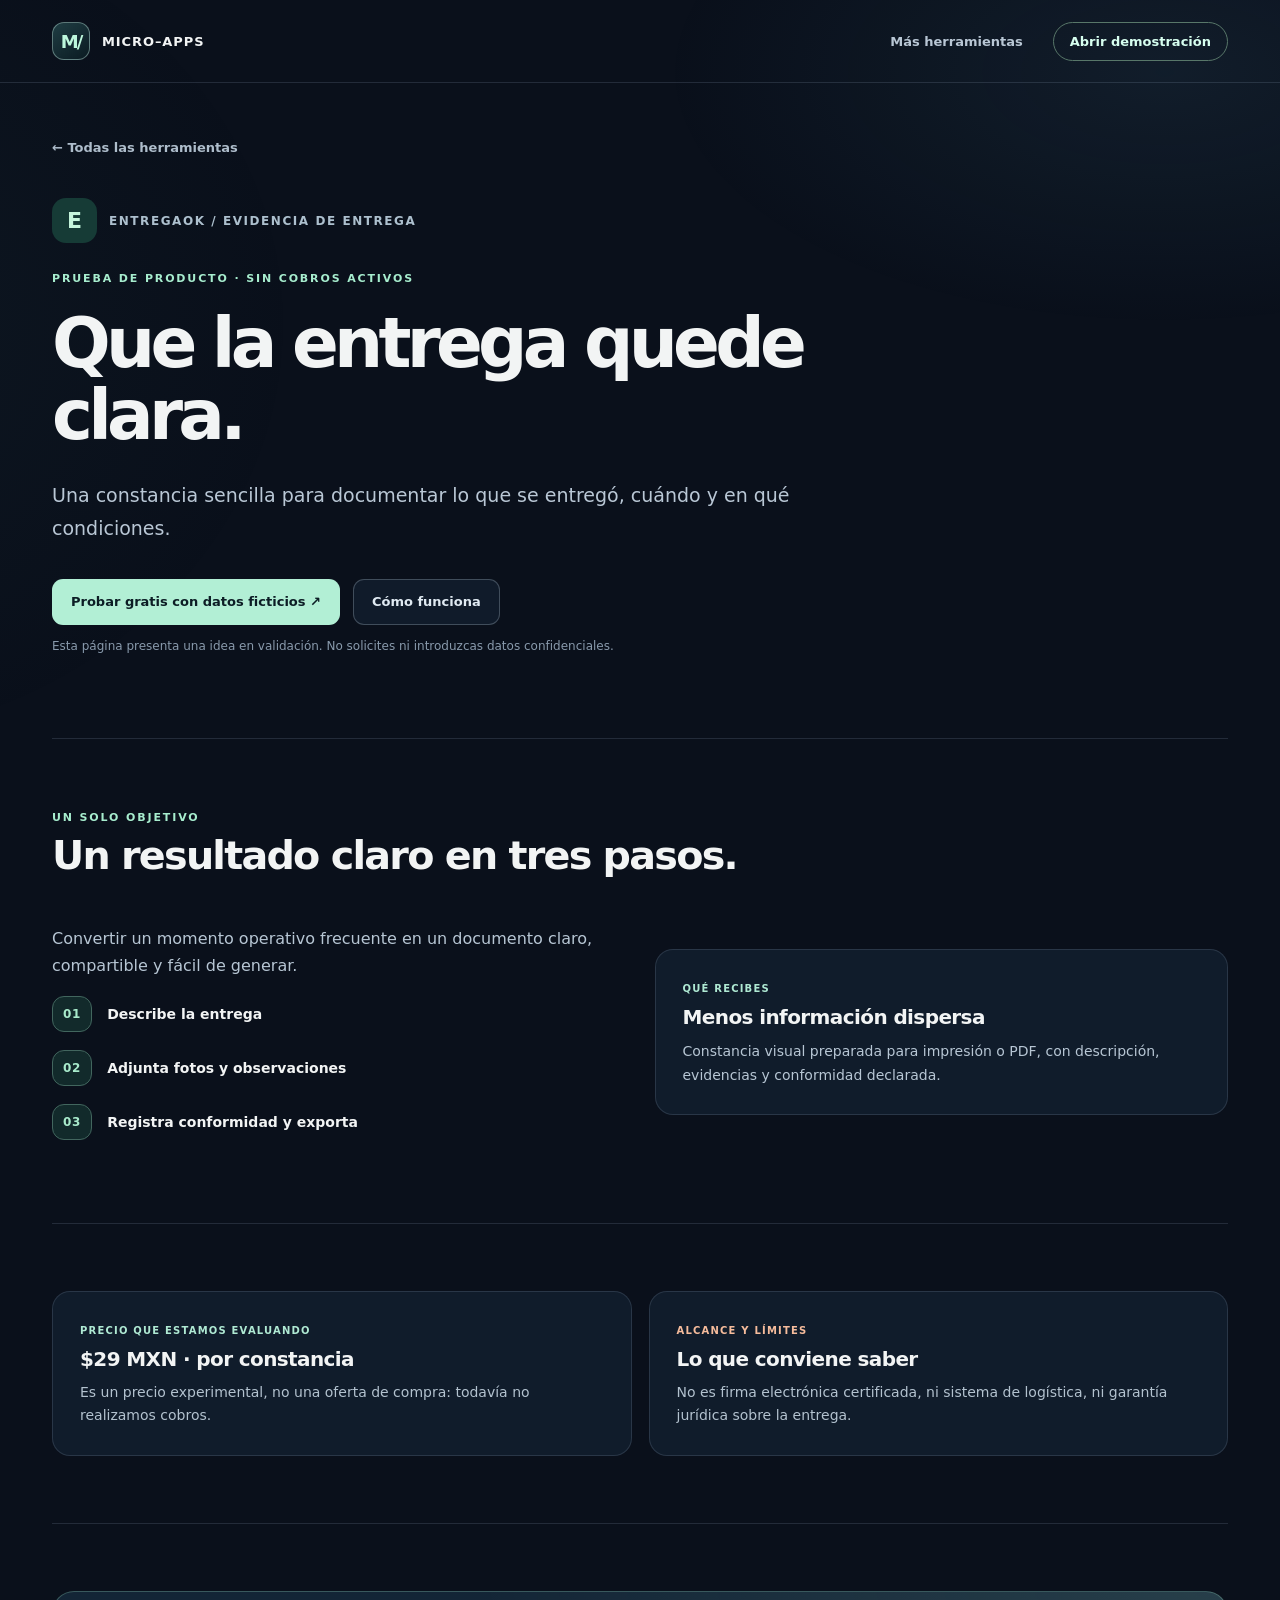
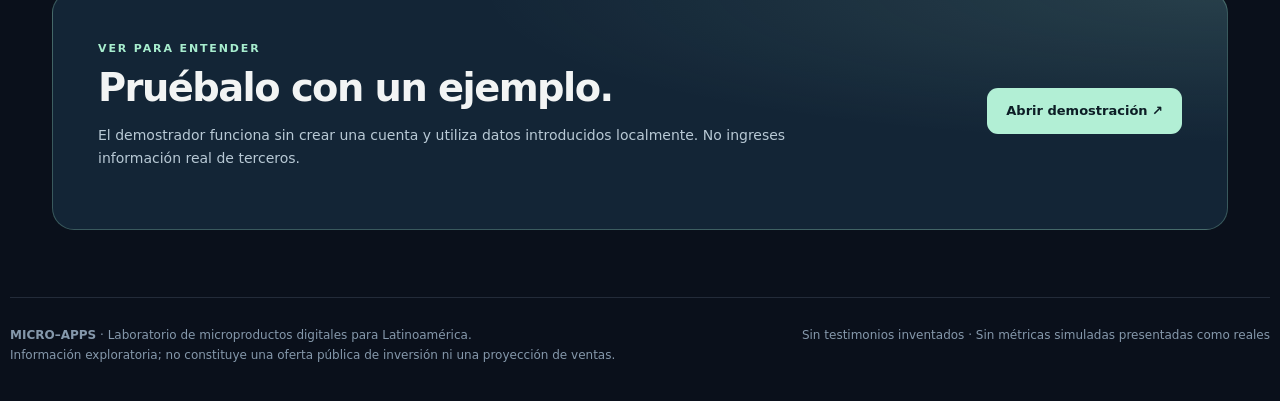
<file: micro-apps-lab/ofertas/entregaok.html>
<!doctype html>
<html lang="es-MX">
<head>
  <meta charset="utf-8">
  <meta name="viewport" content="width=device-width, initial-scale=1, viewport-fit=cover">
  <meta name="robots" content="noindex,nofollow,noarchive">
  <meta name="theme-color" content="#0a101b">
  <meta name="description" content="Una constancia sencilla para documentar lo que se entregó, cuándo y en qué condiciones.">
  <title>ENTREGAOK | Prueba de producto · Micro-Apps</title>
  <link rel="stylesheet" href="../pitch/assets/pitch.css">
  <script src="../pitch/assets/pitch.js" defer></script>
</head>
<body>
<div class="topline"><header class="topbar shell"><a href="../index.html#ofertas" class="wordmark"><span class="brandmark" aria-hidden="true">M/</span> MICRO–APPS</a><nav class="topnav"><a href="../index.html#ofertas">Más herramientas</a><a href="../index.html#entrega" class="topcta">Abrir demostración</a></nav></header></div>
<main class="shell"><section class="detail-hero"><a class="backlink" href="../index.html#ofertas">← Todas las herramientas</a>
<div class="detail-label jade"><div class="symbol" aria-hidden="true">E</div><span>ENTREGAOK / Evidencia de entrega</span></div>
<div style="margin-top:24px"><span class="eyebrow ">PRUEBA DE PRODUCTO · SIN COBROS ACTIVOS</span></div>
<h1>Que la entrega quede clara.</h1><p class="lede">Una constancia sencilla para documentar lo que se entregó, cuándo y en qué condiciones.</p>
<div class="actionline"><a class="btn primary" href="../index.html#entrega">Probar gratis con datos ficticios ↗</a><a class="btn outline" href="#como">Cómo funciona</a></div>
<p class="microcopy">Esta página presenta una idea en validación. No solicites ni introduzcas datos confidenciales.</p></section>
<section class="section" id="como"><div class="sectionhead"><div><span class="eyebrow ">UN SOLO OBJETIVO</span><h2>Un resultado claro en tres pasos.</h2></div></div>
<div class="story-board"><div><p>Convertir un momento operativo frecuente en un documento claro, compartible y fácil de generar.</p><ol class="steps"><li>Describe la entrega</li><li>Adjunta fotos y observaciones</li><li>Registra conformidad y exporta</li></ol></div><div class="info-panel"><span class="eyecap">QUÉ RECIBES</span><h3>Menos información dispersa</h3><p>Constancia visual preparada para impresión o PDF, con descripción, evidencias y conformidad declarada.</p></div></div></section>
<section class="section"><div class="detail-grid"><div class="info-panel"><span class="eyecap">PRECIO QUE ESTAMOS EVALUANDO</span><h3>$29 MXN · por constancia</h3><p>Es un precio experimental, no una oferta de compra: todavía no realizamos cobros.</p></div>
<div class="info-panel danger"><span class="eyecap">ALCANCE Y LÍMITES</span><h3>Lo que conviene saber</h3><p>No es firma electrónica certificada, ni sistema de logística, ni garantía jurídica sobre la entrega.</p></div></div></section>
<section class="section"><div class="final-cta"><div><span class="eyebrow ">VER PARA ENTENDER</span><h2>Pruébalo con un ejemplo.</h2><p>El demostrador funciona sin crear una cuenta y utiliza datos introducidos localmente. No ingreses información real de terceros.</p></div><a href="../index.html#entrega" class="btn primary">Abrir demostración ↗</a></div></section></main><footer class="shell footer"><div><strong>MICRO–APPS</strong> · Laboratorio de microproductos digitales para Latinoamérica.<br>Información exploratoria; no constituye una oferta pública de inversión ni una proyección de ventas.</div><div>Sin testimonios inventados · Sin métricas simuladas presentadas como reales</div></footer>
</body></html>
</file>
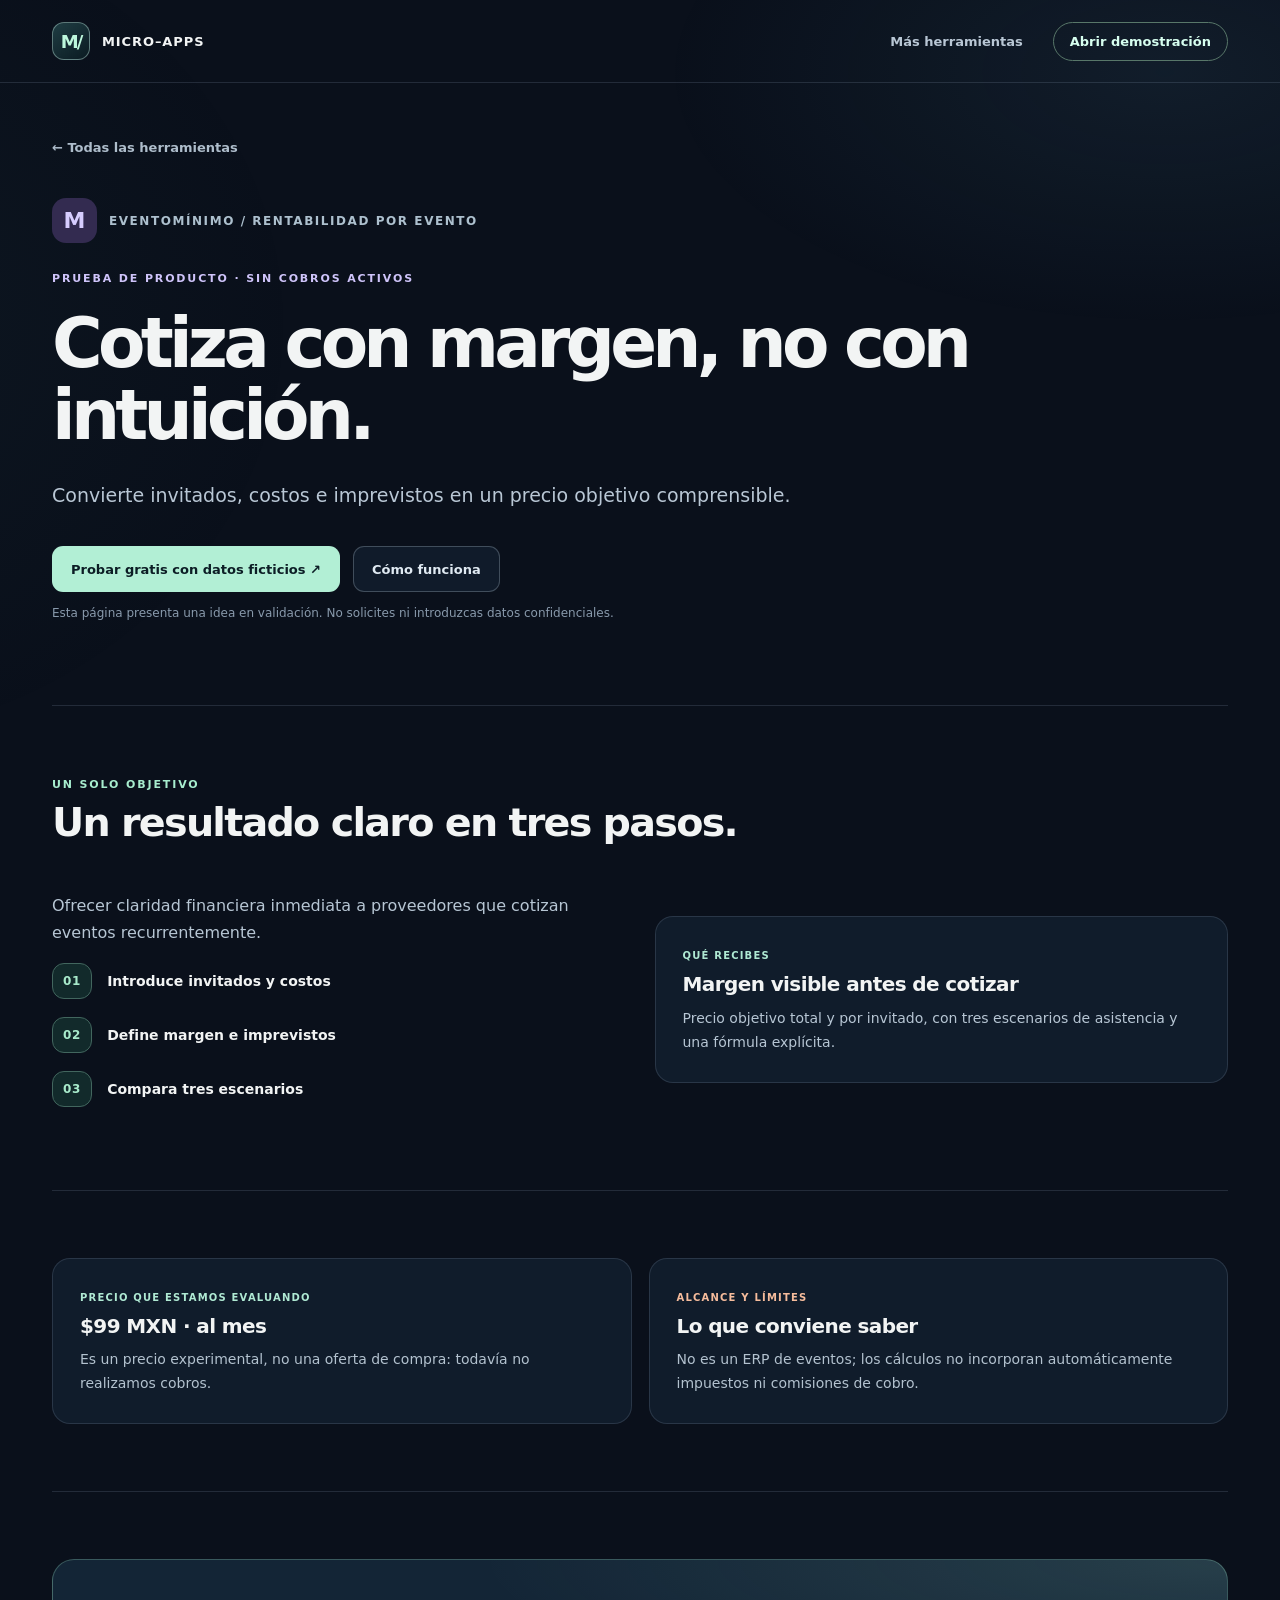
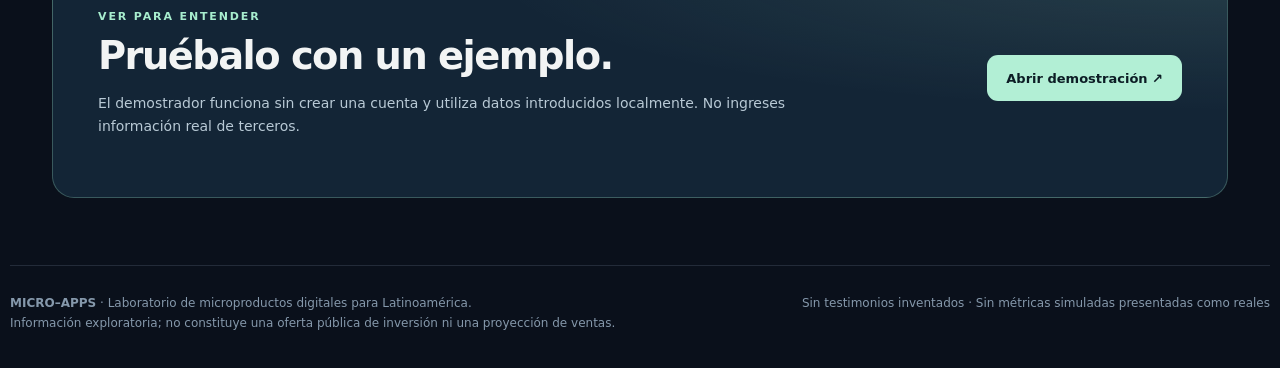
<file: micro-apps-lab/ofertas/eventominimo.html>
<!doctype html>
<html lang="es-MX">
<head>
  <meta charset="utf-8">
  <meta name="viewport" content="width=device-width, initial-scale=1, viewport-fit=cover">
  <meta name="robots" content="noindex,nofollow,noarchive">
  <meta name="theme-color" content="#0a101b">
  <meta name="description" content="Convierte invitados, costos e imprevistos en un precio objetivo comprensible.">
  <title>EVENTOMÍNIMO | Prueba de producto · Micro-Apps</title>
  <link rel="stylesheet" href="../pitch/assets/pitch.css">
  <script src="../pitch/assets/pitch.js" defer></script>
</head>
<body>
<div class="topline"><header class="topbar shell"><a href="../index.html#ofertas" class="wordmark"><span class="brandmark" aria-hidden="true">M/</span> MICRO–APPS</a><nav class="topnav"><a href="../index.html#ofertas">Más herramientas</a><a href="../index.html#evento" class="topcta">Abrir demostración</a></nav></header></div>
<main class="shell"><section class="detail-hero"><a class="backlink" href="../index.html#ofertas">← Todas las herramientas</a>
<div class="detail-label iris"><div class="symbol" aria-hidden="true">M</div><span>EVENTOMÍNIMO / Rentabilidad por evento</span></div>
<div style="margin-top:24px"><span class="eyebrow iris">PRUEBA DE PRODUCTO · SIN COBROS ACTIVOS</span></div>
<h1>Cotiza con margen, no con intuición.</h1><p class="lede">Convierte invitados, costos e imprevistos en un precio objetivo comprensible.</p>
<div class="actionline"><a class="btn primary" href="../index.html#evento">Probar gratis con datos ficticios ↗</a><a class="btn outline" href="#como">Cómo funciona</a></div>
<p class="microcopy">Esta página presenta una idea en validación. No solicites ni introduzcas datos confidenciales.</p></section>
<section class="section" id="como"><div class="sectionhead"><div><span class="eyebrow ">UN SOLO OBJETIVO</span><h2>Un resultado claro en tres pasos.</h2></div></div>
<div class="story-board"><div><p>Ofrecer claridad financiera inmediata a proveedores que cotizan eventos recurrentemente.</p><ol class="steps"><li>Introduce invitados y costos</li><li>Define margen e imprevistos</li><li>Compara tres escenarios</li></ol></div><div class="info-panel"><span class="eyecap">QUÉ RECIBES</span><h3>Margen visible antes de cotizar</h3><p>Precio objetivo total y por invitado, con tres escenarios de asistencia y una fórmula explícita.</p></div></div></section>
<section class="section"><div class="detail-grid"><div class="info-panel"><span class="eyecap">PRECIO QUE ESTAMOS EVALUANDO</span><h3>$99 MXN · al mes</h3><p>Es un precio experimental, no una oferta de compra: todavía no realizamos cobros.</p></div>
<div class="info-panel danger"><span class="eyecap">ALCANCE Y LÍMITES</span><h3>Lo que conviene saber</h3><p>No es un ERP de eventos; los cálculos no incorporan automáticamente impuestos ni comisiones de cobro.</p></div></div></section>
<section class="section"><div class="final-cta"><div><span class="eyebrow ">VER PARA ENTENDER</span><h2>Pruébalo con un ejemplo.</h2><p>El demostrador funciona sin crear una cuenta y utiliza datos introducidos localmente. No ingreses información real de terceros.</p></div><a href="../index.html#evento" class="btn primary">Abrir demostración ↗</a></div></section></main><footer class="shell footer"><div><strong>MICRO–APPS</strong> · Laboratorio de microproductos digitales para Latinoamérica.<br>Información exploratoria; no constituye una oferta pública de inversión ni una proyección de ventas.</div><div>Sin testimonios inventados · Sin métricas simuladas presentadas como reales</div></footer>
</body></html>
</file>
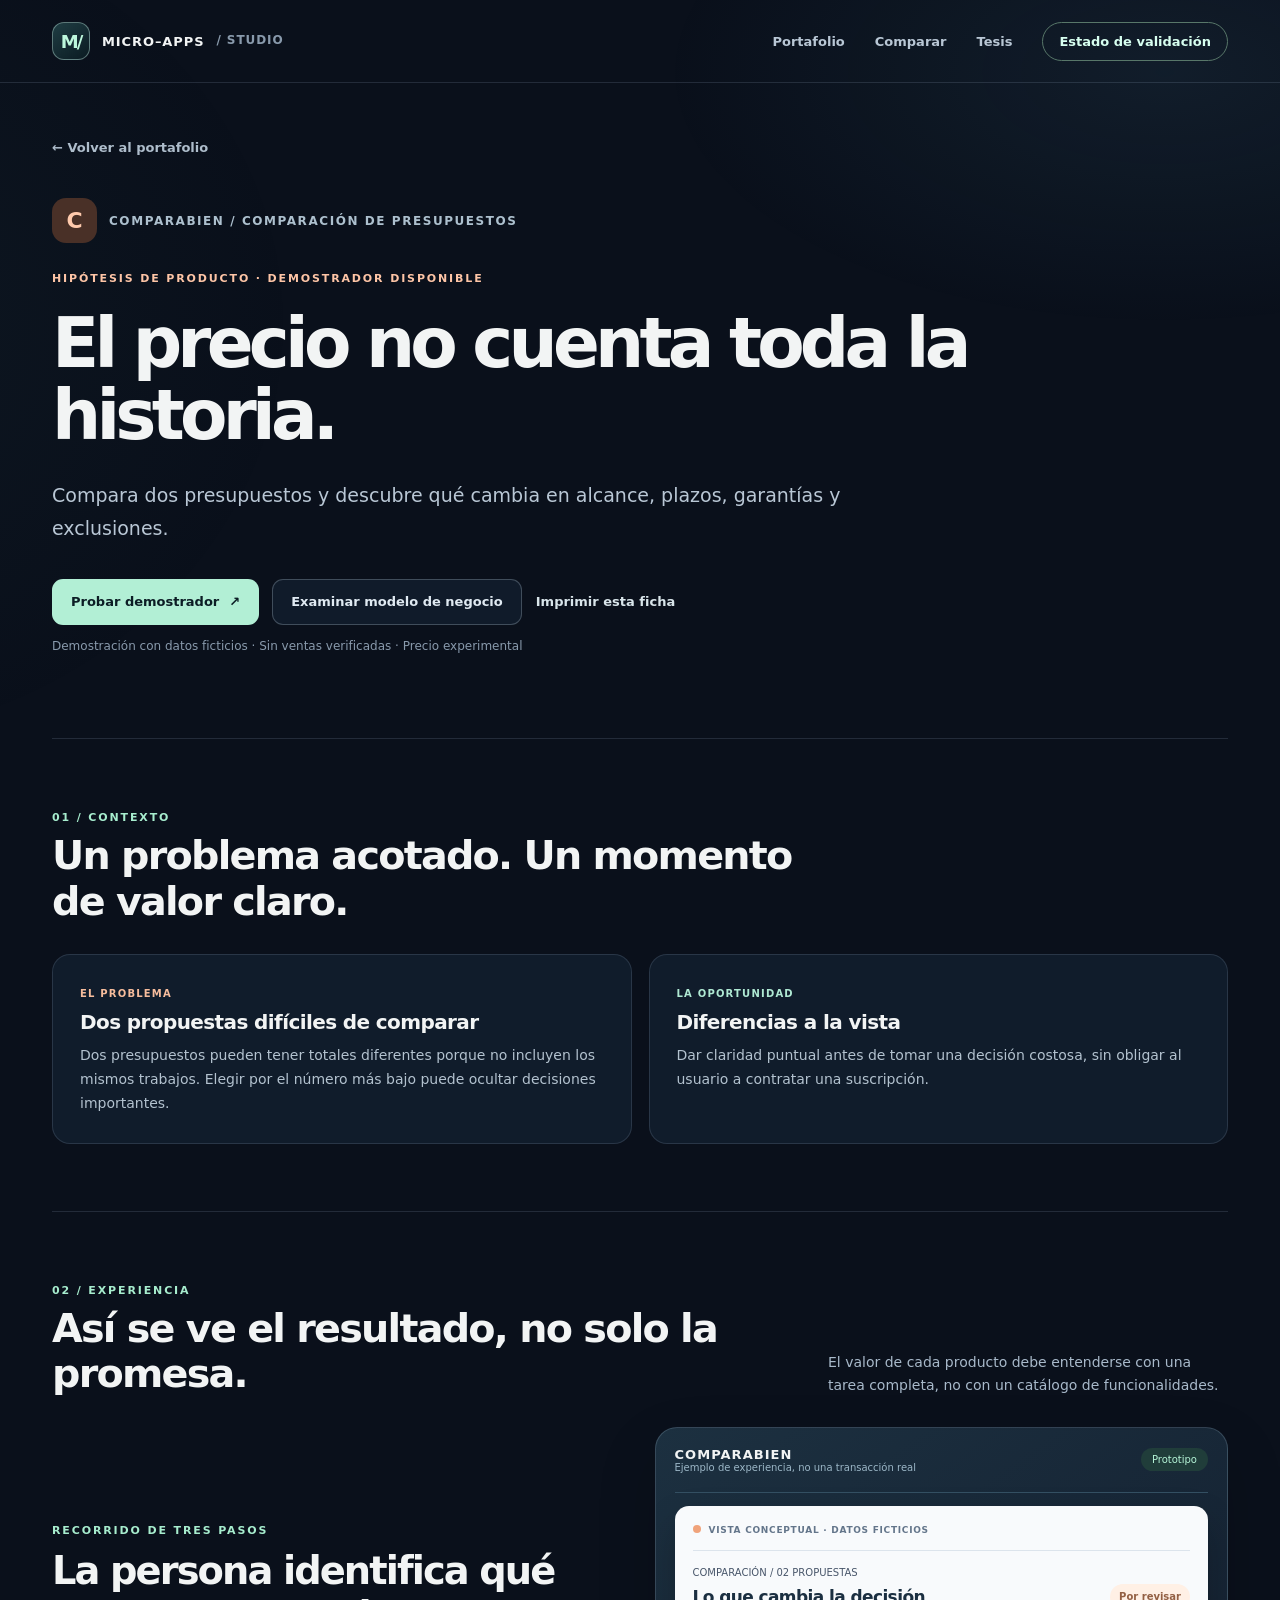
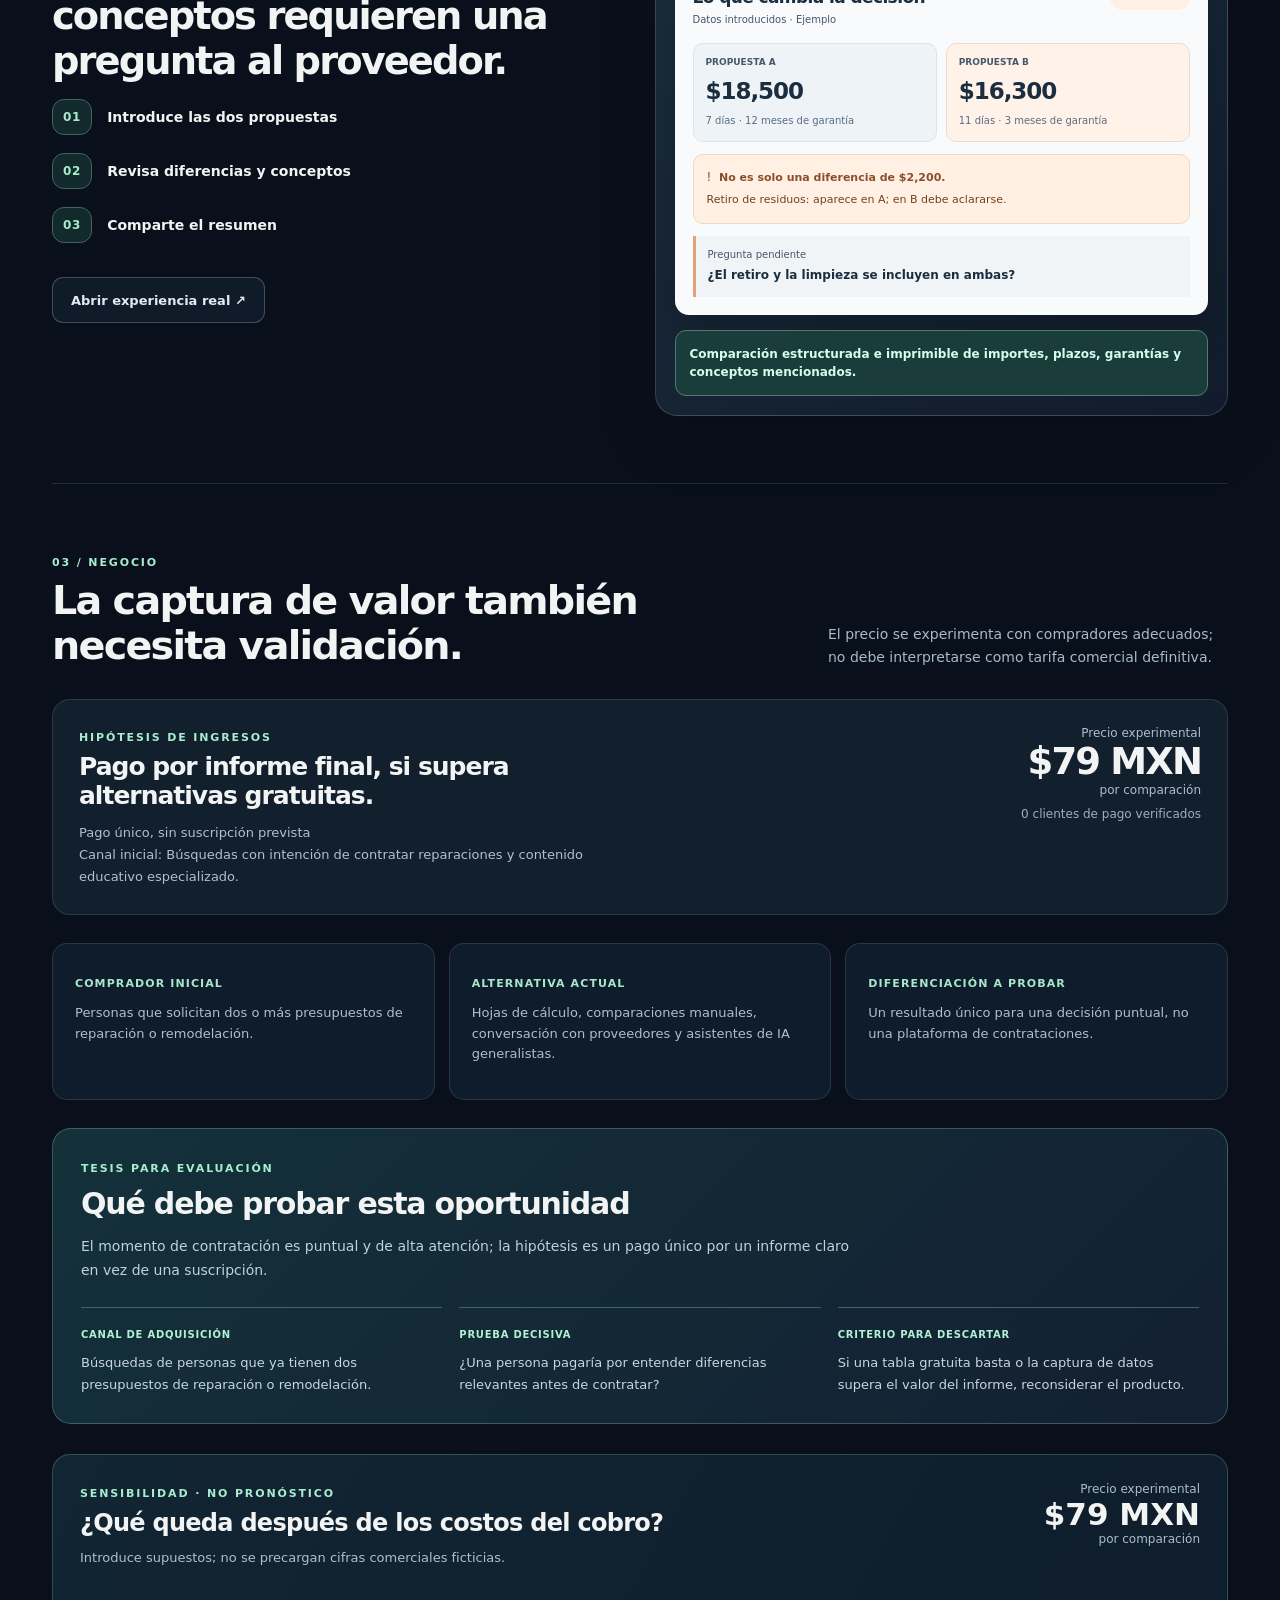
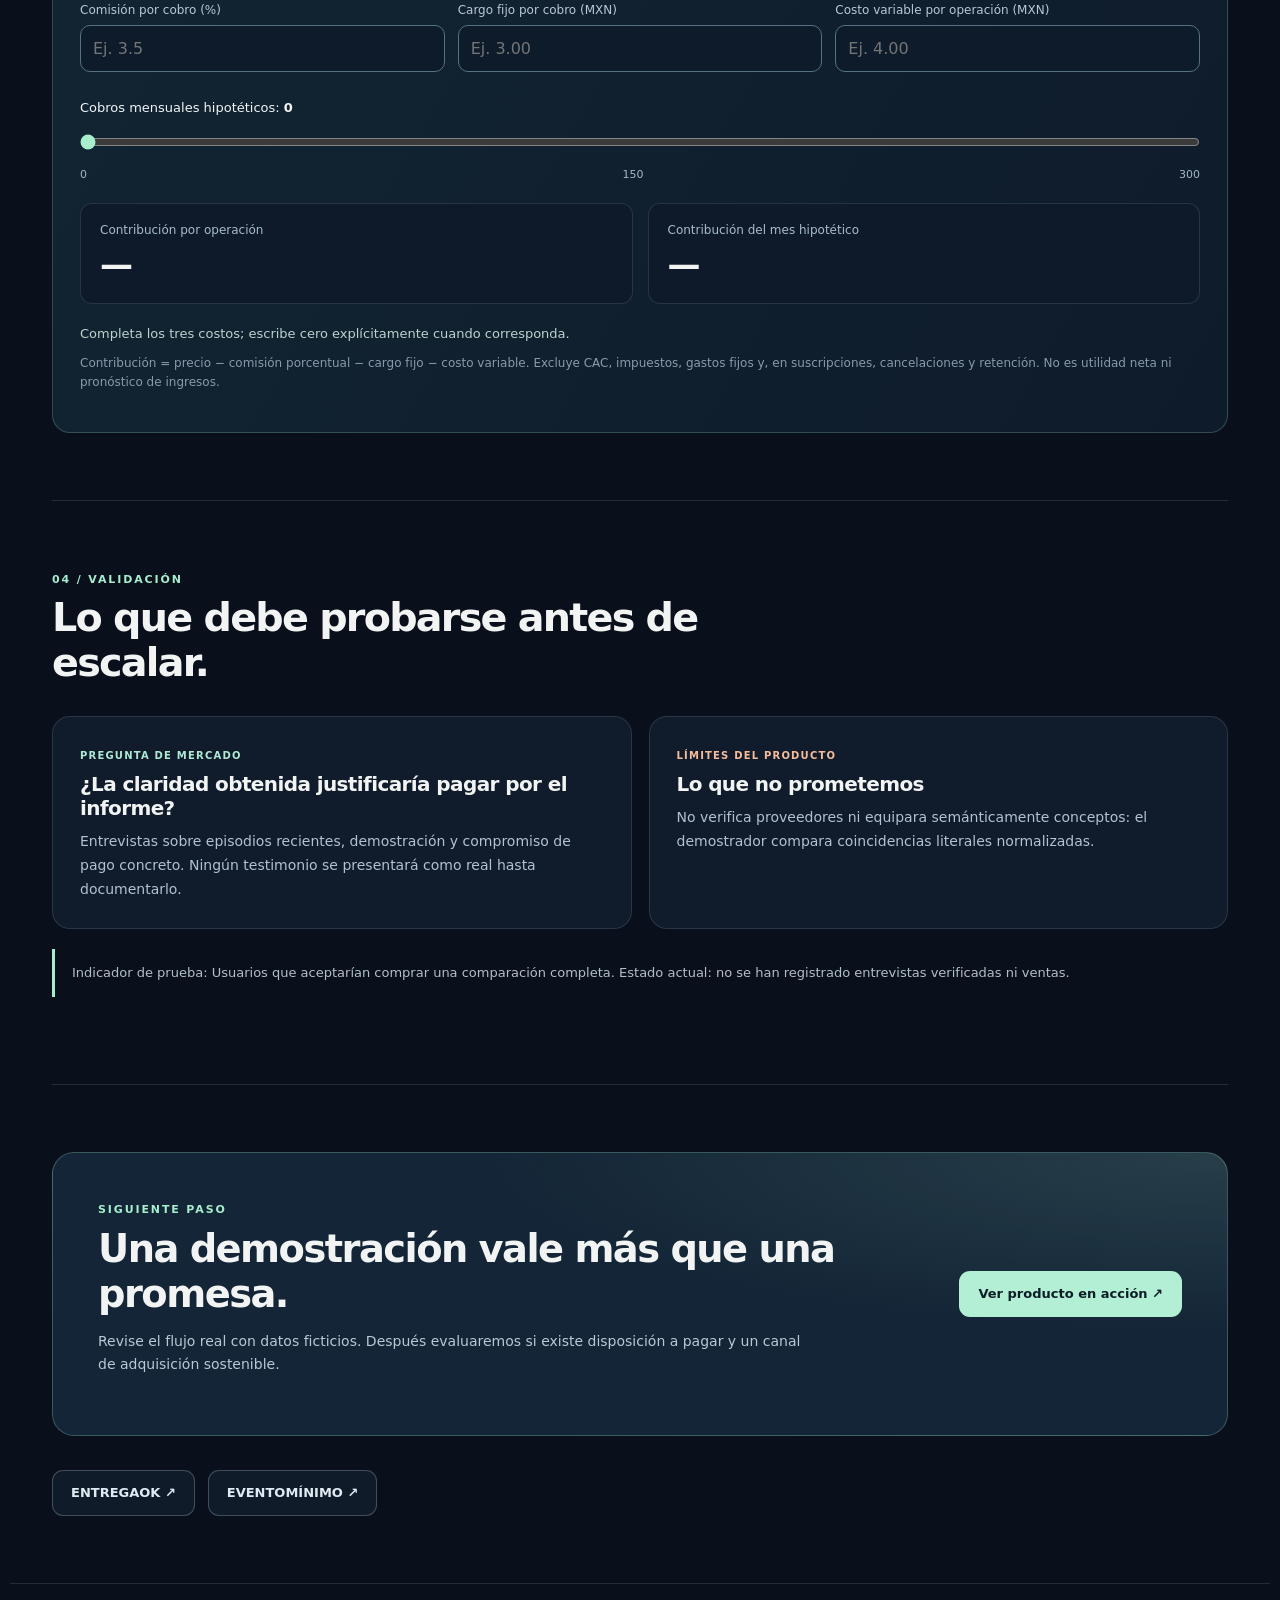
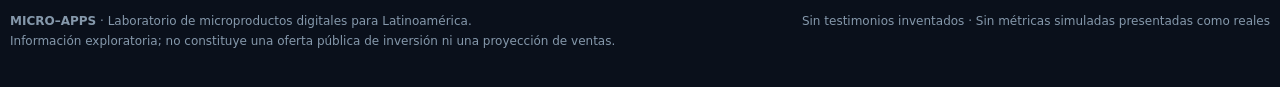
<file: micro-apps-lab/pitch/comparabien.html>
<!doctype html>
<html lang="es-MX">
<head>
  <meta charset="utf-8">
  <meta name="viewport" content="width=device-width, initial-scale=1, viewport-fit=cover">
  <meta name="robots" content="noindex,nofollow,noarchive">
  <meta name="theme-color" content="#0a101b">
  <meta name="description" content="Compara dos presupuestos y descubre qué cambia en alcance, plazos, garantías y exclusiones.">
  <title>COMPARABIEN | Oportunidad de producto · Micro-Apps</title>
  <link rel="stylesheet" href="assets/pitch.css">
  <script src="assets/pitch.js" defer></script>
</head>
<body>
<div class="topline"><header class="topbar shell" aria-label="Navegación principal">
    <a href="index.html" class="wordmark" aria-label="Micro-Apps, inicio"><span class="brandmark" aria-hidden="true">M/</span> MICRO–APPS <span class="microcopy">/ STUDIO</span></a>
    <nav class="topnav" aria-label="Secciones del dossier">
      <a href="index.html#portafolio">Portafolio</a><a href="index.html#comparar">Comparar</a><a href="index.html#tesis">Tesis</a>
      <a href="index.html#evidencia" class="topcta">Estado de validación</a>
    </nav></header></div>
<main class="shell">
  <section class="detail-hero">
    <a class="backlink" href="index.html#portafolio">← Volver al portafolio</a>
    <div class="detail-label coral"><div class="symbol" aria-hidden="true">C</div><span>COMPARABIEN / Comparación de presupuestos</span></div>
    <div style="margin-top:24px"><span class="eyebrow warm">HIPÓTESIS DE PRODUCTO · DEMOSTRADOR DISPONIBLE</span></div>
    <h1>El precio no cuenta toda la historia.</h1>
    <p class="lede">Compara dos presupuestos y descubre qué cambia en alcance, plazos, garantías y exclusiones.</p>
    <div class="actionline"><a href="../index.html#compara" class="btn primary">Probar demostrador <span aria-hidden="true">↗</span></a><a href="#modelo" class="btn outline">Examinar modelo de negocio</a><button type="button" class="btn textlink" data-print>Imprimir esta ficha</button></div>
    <p class="microcopy">Demostración con datos ficticios · Sin ventas verificadas · Precio experimental</p>
  </section>
  <section class="section" id="problema"><div class="sectionhead"><div><span class="eyebrow ">01 / CONTEXTO</span><h2>Un problema acotado. Un momento de valor claro.</h2></div></div><div class="detail-grid">
      <div class="info-panel danger"><span class="eyecap">EL PROBLEMA</span><h3>Dos propuestas difíciles de comparar</h3><p>Dos presupuestos pueden tener totales diferentes porque no incluyen los mismos trabajos. Elegir por el número más bajo puede ocultar decisiones importantes.</p></div>
      <div class="info-panel"><span class="eyecap">LA OPORTUNIDAD</span><h3>Diferencias a la vista</h3><p>Dar claridad puntual antes de tomar una decisión costosa, sin obligar al usuario a contratar una suscripción.</p></div>
    </div></section>
  <section class="section" id="experiencia"><div class="sectionhead"><div><span class="eyebrow ">02 / EXPERIENCIA</span><h2>Así se ve el resultado, no solo la promesa.</h2></div><p>El valor de cada producto debe entenderse con una tarea completa, no con un catálogo de funcionalidades.</p></div>
     <div class="story-board"><div><span class="eyebrow">RECORRIDO DE TRES PASOS</span><h2>La persona identifica qué conceptos requieren una pregunta al proveedor.</h2><ol class="steps"><li>Introduce las dos propuestas</li><li>Revisa diferencias y conceptos</li><li>Comparte el resumen</li></ol><div class="actionline"><a href="../index.html#compara" class="btn outline">Abrir experiencia real ↗</a></div></div>
     <div class="product-demo"><div class="demo-head"><div><div class="demo-title">COMPARABIEN</div><div class="demo-sub">Ejemplo de experiencia, no una transacción real</div></div><span class="demo-pill">Prototipo</span></div><div class="ui-window coral"><div class="ui-meta">VISTA CONCEPTUAL · DATOS FICTICIOS</div><div class="ui-sheet-head"><div><small>COMPARACIÓN / 02 PROPUESTAS</small><strong>Lo que cambia la decisión</strong><small>Datos introducidos · Ejemplo</small></div><span class="ui-status">Por revisar</span></div>
        <div class="ui-duo"><div><small>PROPUESTA A</small><strong>$18,500</strong><span>7 días · 12 meses de garantía</span></div><div><small>PROPUESTA B</small><strong>$16,300</strong><span>11 días · 3 meses de garantía</span></div></div>
        <div class="ui-warning">! &nbsp;<b>No es solo una diferencia de $2,200.</b><p>Retiro de residuos: aparece en A; en B debe aclararse.</p></div>
        <div class="ui-question"><small>Pregunta pendiente</small><b>¿El retiro y la limpieza se incluyen en ambas?</b></div></div><div class="demo-foot">Comparación estructurada e imprimible de importes, plazos, garantías y conceptos mencionados.</div></div></div>
  </section>
  <section class="section" id="modelo"><div class="sectionhead"><div><span class="eyebrow ">03 / NEGOCIO</span><h2>La captura de valor también necesita validación.</h2></div><p>El precio se experimenta con compradores adecuados; no debe interpretarse como tarifa comercial definitiva.</p></div>
    <div class="model-strip"><div><span class="eyebrow">HIPÓTESIS DE INGRESOS</span><h3>Pago por informe final, si supera alternativas gratuitas.</h3><p>Pago único, sin suscripción prevista</p><p>Canal inicial: Búsquedas con intención de contratar reparaciones y contenido educativo especializado.</p></div><div class="priceblock"><span>Precio experimental</span><strong>$79 MXN</strong><span>por comparación</span><small>0 clientes de pago verificados</small></div></div>
    <div class="dossier"><article class="card"><h3>Comprador inicial</h3><p>Personas que solicitan dos o más presupuestos de reparación o remodelación.</p></article><article class="card"><h3>Alternativa actual</h3><p>Hojas de cálculo, comparaciones manuales, conversación con proveedores y asistentes de IA generalistas.</p></article><article class="card"><h3>Diferenciación a probar</h3><p>Un resultado único para una decisión puntual, no una plataforma de contrataciones.</p></article></div>
    <div class="investor-lens"><span class="eyebrow">TESIS PARA EVALUACIÓN</span><h3>Qué debe probar esta oportunidad</h3><p>El momento de contratación es puntual y de alta atención; la hipótesis es un pago único por un informe claro en vez de una suscripción.</p><div class="lens-grid"><div><b>Canal de adquisición</b><p>Búsquedas de personas que ya tienen dos presupuestos de reparación o remodelación.</p></div><div><b>Prueba decisiva</b><p>¿Una persona pagaría por entender diferencias relevantes antes de contratar?</p></div><div><b>Criterio para descartar</b><p>Si una tabla gratuita basta o la captura de datos supera el valor del informe, reconsiderar el producto.</p></div></div></div>
    <div class="economics" data-unit-economics data-price="79" aria-label="Simulador de contribución">
      <div class="economics-head"><div><span class="eyebrow">SENSIBILIDAD · NO PRONÓSTICO</span><h3>¿Qué queda después de los costos del cobro?</h3><p>Introduce supuestos; no se precargan cifras comerciales ficticias.</p></div><div class="economics-price"><small>Precio experimental</small><strong>$79 MXN</strong><span>por comparación</span></div></div>
      <div class="economics-inputs"><label>Comisión por cobro (%)<input type="number" name="fee_pct" min="0" max="100" step="0.1" inputmode="decimal" placeholder="Ej. 3.5"></label><label>Cargo fijo por cobro (MXN)<input type="number" name="fee_fixed" min="0" max="9999" step="0.01" inputmode="decimal" placeholder="Ej. 3.00"></label><label>Costo variable por operación (MXN)<input type="number" name="variable_cost" min="0" max="9999" step="0.01" inputmode="decimal" placeholder="Ej. 4.00"></label></div>
      <div class="economics-volume"><label for="volume">Cobros mensuales hipotéticos: <strong data-volume>0</strong></label><input class="slider" id="volume" type="range" min="0" max="300" step="5" value="0" data-volume-slider><div class="stepscale"><span>0</span><span>150</span><span>300</span></div></div>
      <div class="econ-result" aria-live="polite"><div><span>Contribución por operación</span><output data-unit-result>—</output></div><div><span>Contribución del mes hipotético</span><output data-month-result>—</output></div></div>
      <p class="economics-status" data-econ-status role="status">Completa los tres costos para calcular; escribe cero explícitamente cuando corresponda.</p>
      <p class="microcopy">Contribución = precio − comisión porcentual − cargo fijo − costo variable. Excluye CAC, impuestos, gastos fijos y, en suscripciones, cancelaciones y retención. No es utilidad neta ni pronóstico de ingresos.</p></div>
  </section>
  <section class="section" id="validacion"><div class="sectionhead"><div><span class="eyebrow ">04 / VALIDACIÓN</span><h2>Lo que debe probarse antes de escalar.</h2></div></div>
    <div class="detail-grid"><div class="info-panel"><span class="eyecap">PREGUNTA DE MERCADO</span><h3>¿La claridad obtenida justificaría pagar por el informe?</h3><p>Entrevistas sobre episodios recientes, demostración y compromiso de pago concreto. Ningún testimonio se presentará como real hasta documentarlo.</p></div><div class="info-panel danger"><span class="eyecap">LÍMITES DEL PRODUCTO</span><h3>Lo que no prometemos</h3><p>No verifica proveedores ni equipara semánticamente conceptos: el demostrador compara coincidencias literales normalizadas.</p></div></div>
    <div class="disclaimer">Indicador de prueba: Usuarios que aceptarían comprar una comparación completa. Estado actual: no se han registrado entrevistas verificadas ni ventas.</div>
  </section>
  <section class="section"><div class="final-cta"><div><span class="eyebrow ">SIGUIENTE PASO</span><h2>Una demostración vale más que una promesa.</h2><p>Revise el flujo real con datos ficticios. Después evaluaremos si existe disposición a pagar y un canal de adquisición sostenible.</p></div><a href="../index.html#compara" class="btn primary">Ver producto en acción ↗</a></div><div class="actionline"><a class="btn outline" href="entregaok.html">ENTREGAOK ↗</a><a class="btn outline" href="eventominimo.html">EVENTOMÍNIMO ↗</a></div></section>
</main><footer class="shell footer"><div><strong>MICRO–APPS</strong> · Laboratorio de microproductos digitales para Latinoamérica.<br>Información exploratoria; no constituye una oferta pública de inversión ni una proyección de ventas.</div><div>Sin testimonios inventados · Sin métricas simuladas presentadas como reales</div></footer>
</body></html>
</file>
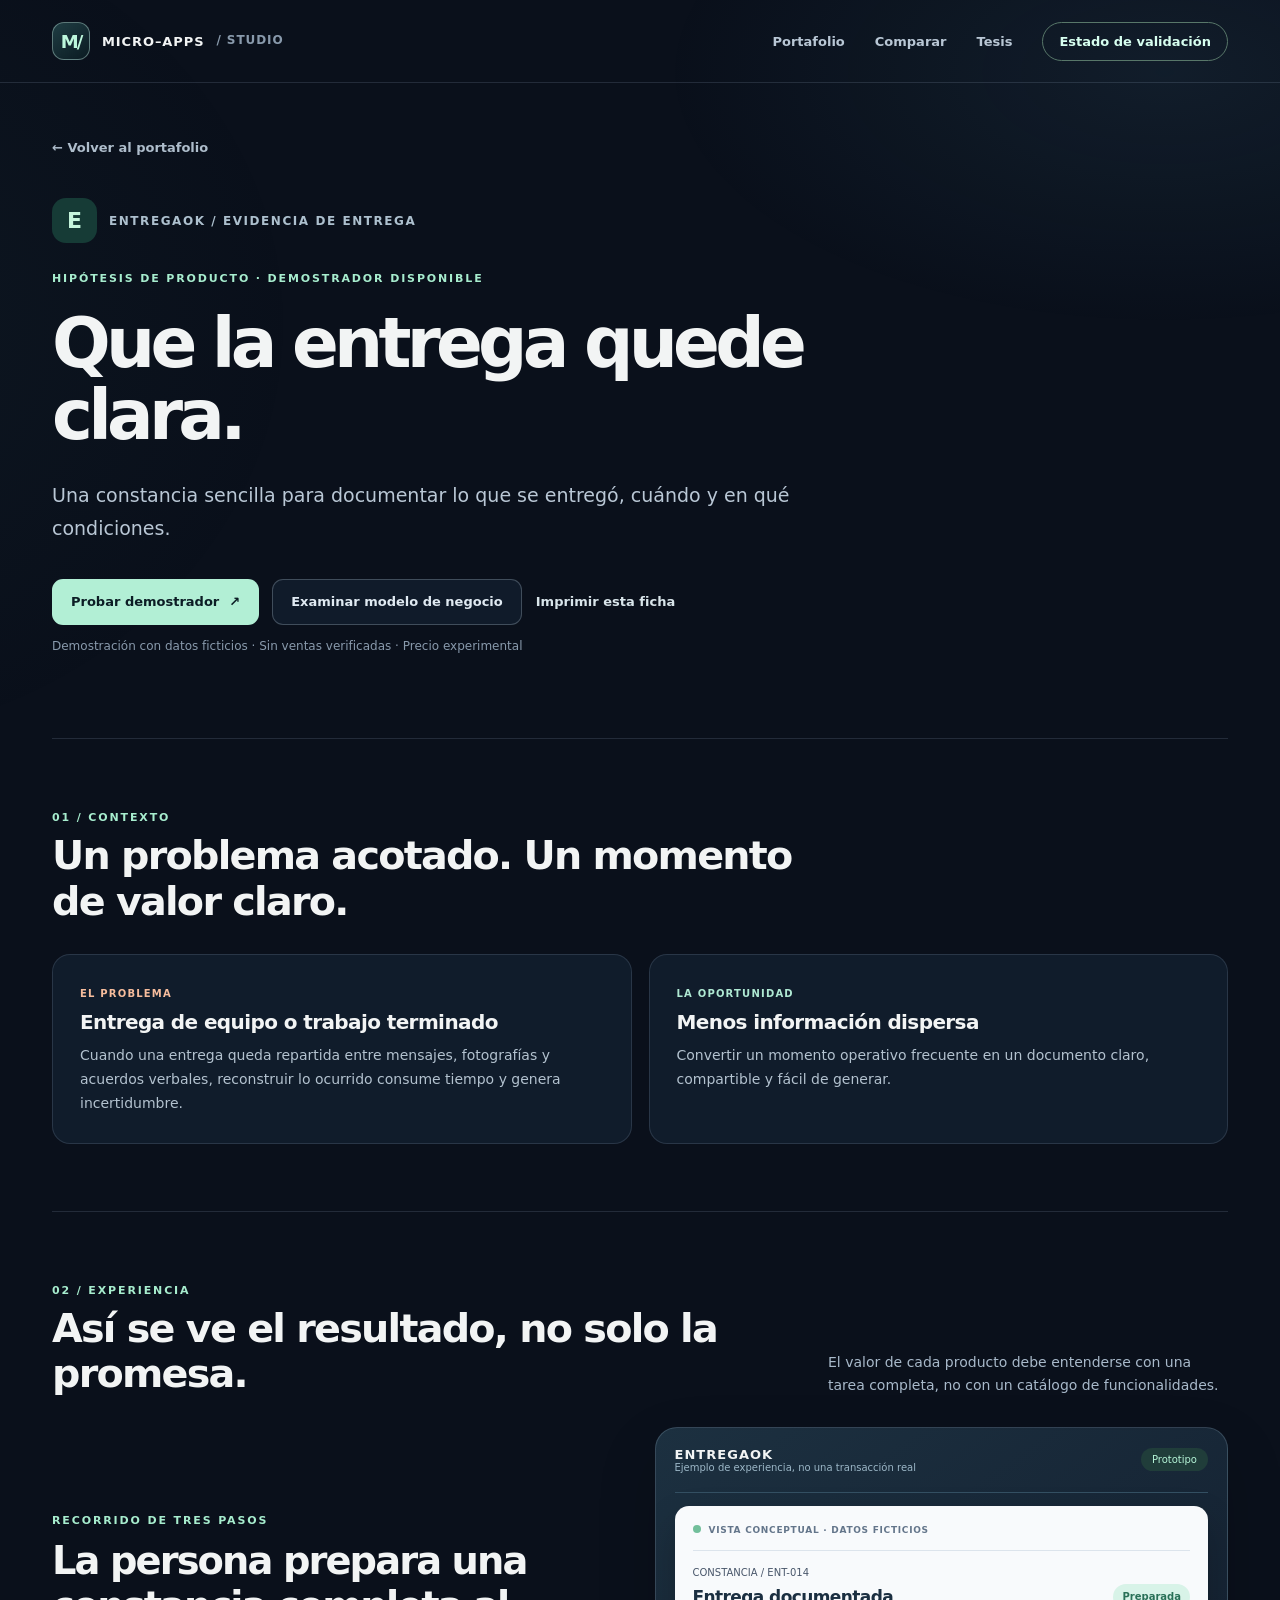
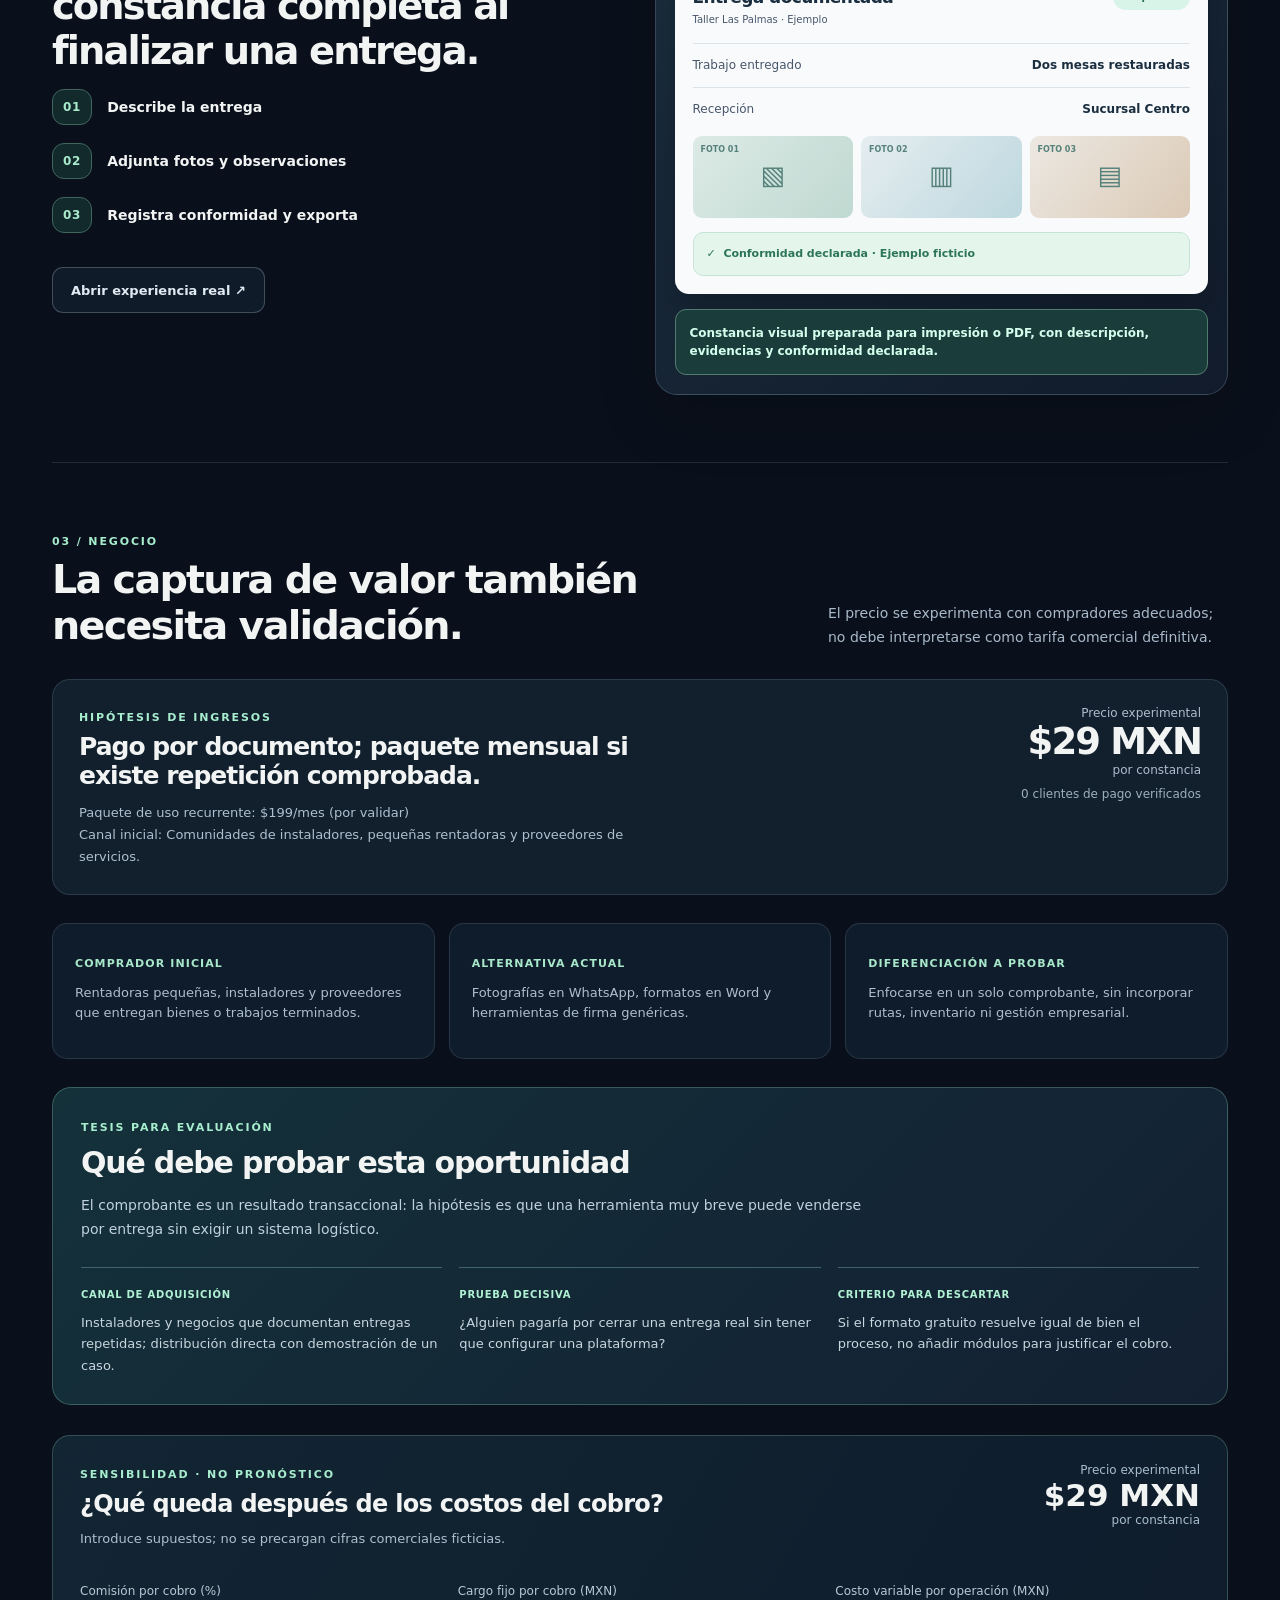
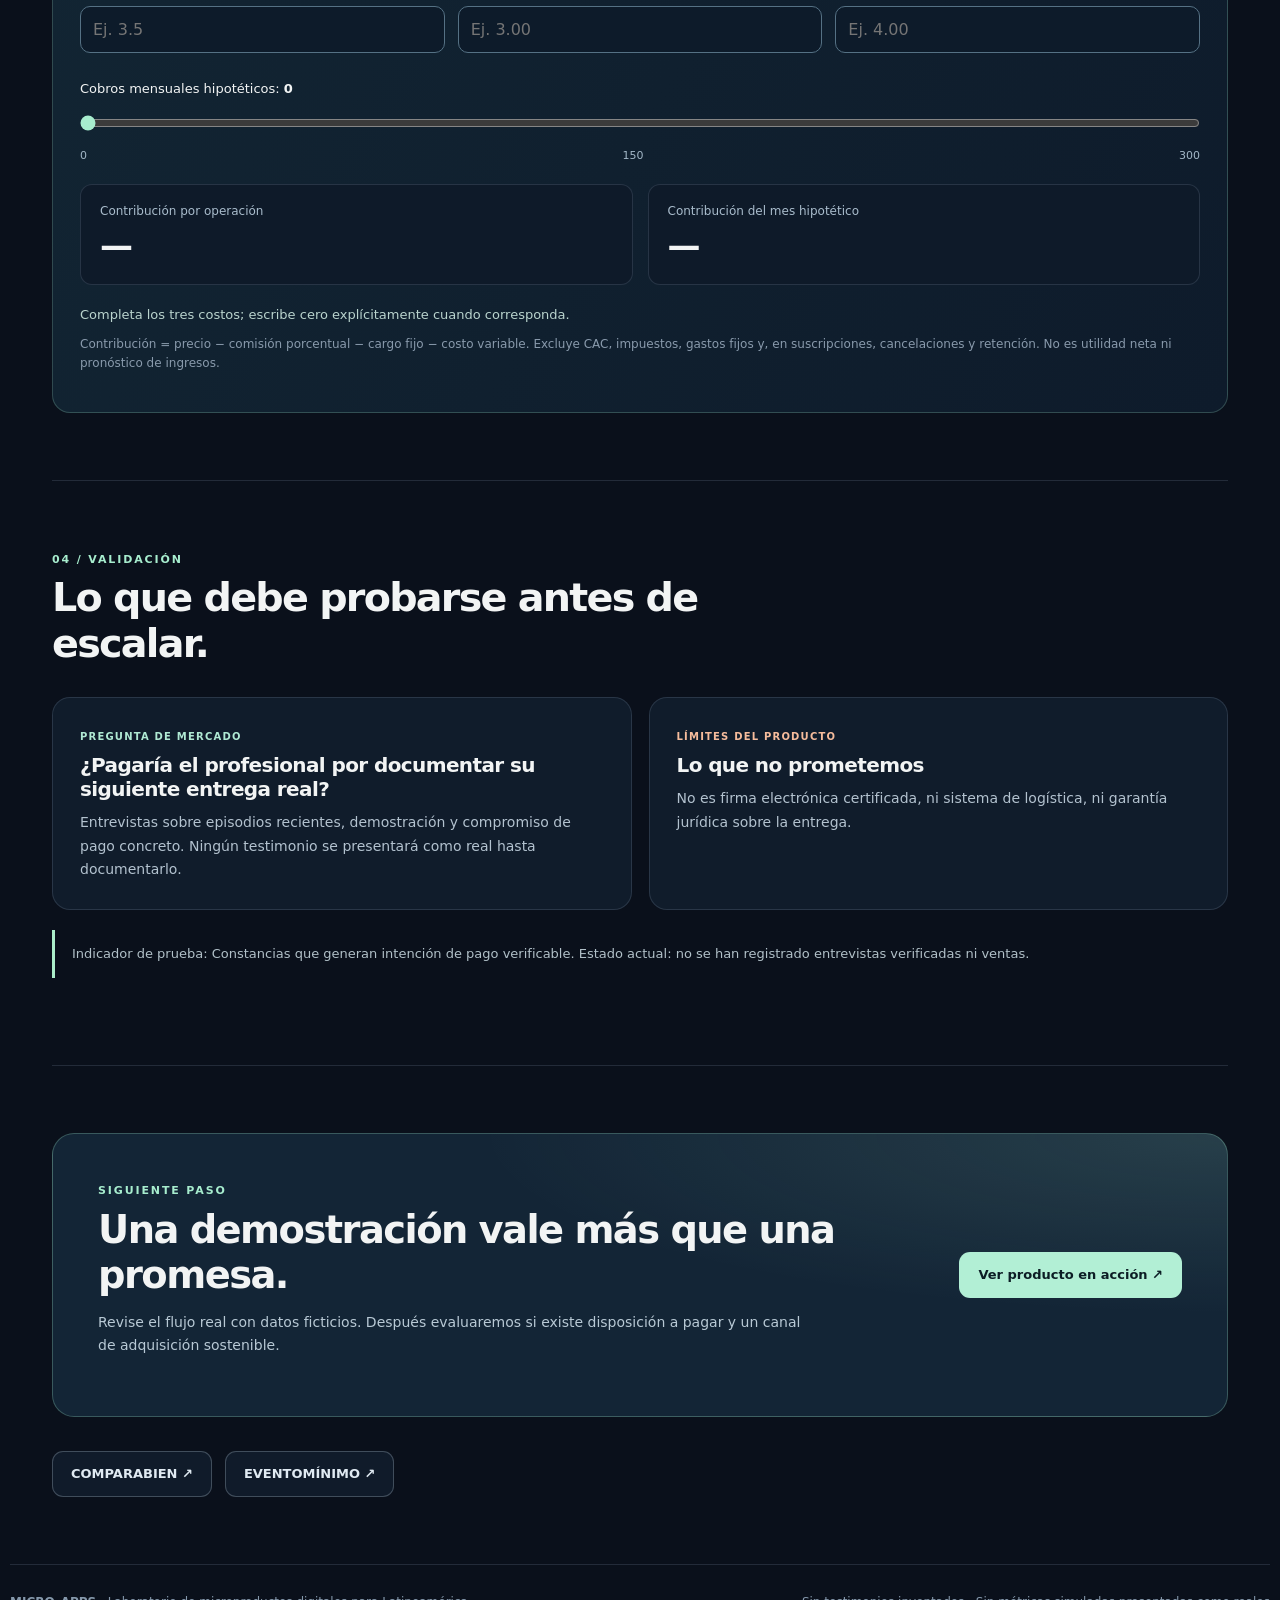
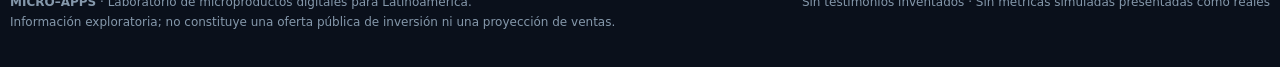
<file: micro-apps-lab/pitch/entregaok.html>
<!doctype html>
<html lang="es-MX">
<head>
  <meta charset="utf-8">
  <meta name="viewport" content="width=device-width, initial-scale=1, viewport-fit=cover">
  <meta name="robots" content="noindex,nofollow,noarchive">
  <meta name="theme-color" content="#0a101b">
  <meta name="description" content="Una constancia sencilla para documentar lo que se entregó, cuándo y en qué condiciones.">
  <title>ENTREGAOK | Oportunidad de producto · Micro-Apps</title>
  <link rel="stylesheet" href="assets/pitch.css">
  <script src="assets/pitch.js" defer></script>
</head>
<body>
<div class="topline"><header class="topbar shell" aria-label="Navegación principal">
    <a href="index.html" class="wordmark" aria-label="Micro-Apps, inicio"><span class="brandmark" aria-hidden="true">M/</span> MICRO–APPS <span class="microcopy">/ STUDIO</span></a>
    <nav class="topnav" aria-label="Secciones del dossier">
      <a href="index.html#portafolio">Portafolio</a><a href="index.html#comparar">Comparar</a><a href="index.html#tesis">Tesis</a>
      <a href="index.html#evidencia" class="topcta">Estado de validación</a>
    </nav></header></div>
<main class="shell">
  <section class="detail-hero">
    <a class="backlink" href="index.html#portafolio">← Volver al portafolio</a>
    <div class="detail-label jade"><div class="symbol" aria-hidden="true">E</div><span>ENTREGAOK / Evidencia de entrega</span></div>
    <div style="margin-top:24px"><span class="eyebrow ">HIPÓTESIS DE PRODUCTO · DEMOSTRADOR DISPONIBLE</span></div>
    <h1>Que la entrega quede clara.</h1>
    <p class="lede">Una constancia sencilla para documentar lo que se entregó, cuándo y en qué condiciones.</p>
    <div class="actionline"><a href="../index.html#entrega" class="btn primary">Probar demostrador <span aria-hidden="true">↗</span></a><a href="#modelo" class="btn outline">Examinar modelo de negocio</a><button type="button" class="btn textlink" data-print>Imprimir esta ficha</button></div>
    <p class="microcopy">Demostración con datos ficticios · Sin ventas verificadas · Precio experimental</p>
  </section>
  <section class="section" id="problema"><div class="sectionhead"><div><span class="eyebrow ">01 / CONTEXTO</span><h2>Un problema acotado. Un momento de valor claro.</h2></div></div><div class="detail-grid">
      <div class="info-panel danger"><span class="eyecap">EL PROBLEMA</span><h3>Entrega de equipo o trabajo terminado</h3><p>Cuando una entrega queda repartida entre mensajes, fotografías y acuerdos verbales, reconstruir lo ocurrido consume tiempo y genera incertidumbre.</p></div>
      <div class="info-panel"><span class="eyecap">LA OPORTUNIDAD</span><h3>Menos información dispersa</h3><p>Convertir un momento operativo frecuente en un documento claro, compartible y fácil de generar.</p></div>
    </div></section>
  <section class="section" id="experiencia"><div class="sectionhead"><div><span class="eyebrow ">02 / EXPERIENCIA</span><h2>Así se ve el resultado, no solo la promesa.</h2></div><p>El valor de cada producto debe entenderse con una tarea completa, no con un catálogo de funcionalidades.</p></div>
     <div class="story-board"><div><span class="eyebrow">RECORRIDO DE TRES PASOS</span><h2>La persona prepara una constancia completa al finalizar una entrega.</h2><ol class="steps"><li>Describe la entrega</li><li>Adjunta fotos y observaciones</li><li>Registra conformidad y exporta</li></ol><div class="actionline"><a href="../index.html#entrega" class="btn outline">Abrir experiencia real ↗</a></div></div>
     <div class="product-demo"><div class="demo-head"><div><div class="demo-title">ENTREGAOK</div><div class="demo-sub">Ejemplo de experiencia, no una transacción real</div></div><span class="demo-pill">Prototipo</span></div><div class="ui-window jade"><div class="ui-meta">VISTA CONCEPTUAL · DATOS FICTICIOS</div><div class="ui-sheet-head"><div><small>CONSTANCIA / ENT-014</small><strong>Entrega documentada</strong><small>Taller Las Palmas · Ejemplo</small></div><span class="ui-status">Preparada</span></div>
        <div class="ui-detail"><span>Trabajo entregado</span><b>Dos mesas restauradas</b></div><div class="ui-detail"><span>Recepción</span><b>Sucursal Centro</b></div>
        <div class="ui-photo-grid"><div>FOTO 01 <b>▧</b></div><div>FOTO 02 <b>▥</b></div><div>FOTO 03 <b>▤</b></div></div>
        <div class="ui-affirm">✓ &nbsp;Conformidad declarada · Ejemplo ficticio</div></div><div class="demo-foot">Constancia visual preparada para impresión o PDF, con descripción, evidencias y conformidad declarada.</div></div></div>
  </section>
  <section class="section" id="modelo"><div class="sectionhead"><div><span class="eyebrow ">03 / NEGOCIO</span><h2>La captura de valor también necesita validación.</h2></div><p>El precio se experimenta con compradores adecuados; no debe interpretarse como tarifa comercial definitiva.</p></div>
    <div class="model-strip"><div><span class="eyebrow">HIPÓTESIS DE INGRESOS</span><h3>Pago por documento; paquete mensual si existe repetición comprobada.</h3><p>Paquete de uso recurrente: $199/mes (por validar)</p><p>Canal inicial: Comunidades de instaladores, pequeñas rentadoras y proveedores de servicios.</p></div><div class="priceblock"><span>Precio experimental</span><strong>$29 MXN</strong><span>por constancia</span><small>0 clientes de pago verificados</small></div></div>
    <div class="dossier"><article class="card"><h3>Comprador inicial</h3><p>Rentadoras pequeñas, instaladores y proveedores que entregan bienes o trabajos terminados.</p></article><article class="card"><h3>Alternativa actual</h3><p>Fotografías en WhatsApp, formatos en Word y herramientas de firma genéricas.</p></article><article class="card"><h3>Diferenciación a probar</h3><p>Enfocarse en un solo comprobante, sin incorporar rutas, inventario ni gestión empresarial.</p></article></div>
    <div class="investor-lens"><span class="eyebrow">TESIS PARA EVALUACIÓN</span><h3>Qué debe probar esta oportunidad</h3><p>El comprobante es un resultado transaccional: la hipótesis es que una herramienta muy breve puede venderse por entrega sin exigir un sistema logístico.</p><div class="lens-grid"><div><b>Canal de adquisición</b><p>Instaladores y negocios que documentan entregas repetidas; distribución directa con demostración de un caso.</p></div><div><b>Prueba decisiva</b><p>¿Alguien pagaría por cerrar una entrega real sin tener que configurar una plataforma?</p></div><div><b>Criterio para descartar</b><p>Si el formato gratuito resuelve igual de bien el proceso, no añadir módulos para justificar el cobro.</p></div></div></div>
    <div class="economics" data-unit-economics data-price="29" aria-label="Simulador de contribución">
      <div class="economics-head"><div><span class="eyebrow">SENSIBILIDAD · NO PRONÓSTICO</span><h3>¿Qué queda después de los costos del cobro?</h3><p>Introduce supuestos; no se precargan cifras comerciales ficticias.</p></div><div class="economics-price"><small>Precio experimental</small><strong>$29 MXN</strong><span>por constancia</span></div></div>
      <div class="economics-inputs"><label>Comisión por cobro (%)<input type="number" name="fee_pct" min="0" max="100" step="0.1" inputmode="decimal" placeholder="Ej. 3.5"></label><label>Cargo fijo por cobro (MXN)<input type="number" name="fee_fixed" min="0" max="9999" step="0.01" inputmode="decimal" placeholder="Ej. 3.00"></label><label>Costo variable por operación (MXN)<input type="number" name="variable_cost" min="0" max="9999" step="0.01" inputmode="decimal" placeholder="Ej. 4.00"></label></div>
      <div class="economics-volume"><label for="volume">Cobros mensuales hipotéticos: <strong data-volume>0</strong></label><input class="slider" id="volume" type="range" min="0" max="300" step="5" value="0" data-volume-slider><div class="stepscale"><span>0</span><span>150</span><span>300</span></div></div>
      <div class="econ-result" aria-live="polite"><div><span>Contribución por operación</span><output data-unit-result>—</output></div><div><span>Contribución del mes hipotético</span><output data-month-result>—</output></div></div>
      <p class="economics-status" data-econ-status role="status">Completa los tres costos para calcular; escribe cero explícitamente cuando corresponda.</p>
      <p class="microcopy">Contribución = precio − comisión porcentual − cargo fijo − costo variable. Excluye CAC, impuestos, gastos fijos y, en suscripciones, cancelaciones y retención. No es utilidad neta ni pronóstico de ingresos.</p></div>
  </section>
  <section class="section" id="validacion"><div class="sectionhead"><div><span class="eyebrow ">04 / VALIDACIÓN</span><h2>Lo que debe probarse antes de escalar.</h2></div></div>
    <div class="detail-grid"><div class="info-panel"><span class="eyecap">PREGUNTA DE MERCADO</span><h3>¿Pagaría el profesional por documentar su siguiente entrega real?</h3><p>Entrevistas sobre episodios recientes, demostración y compromiso de pago concreto. Ningún testimonio se presentará como real hasta documentarlo.</p></div><div class="info-panel danger"><span class="eyecap">LÍMITES DEL PRODUCTO</span><h3>Lo que no prometemos</h3><p>No es firma electrónica certificada, ni sistema de logística, ni garantía jurídica sobre la entrega.</p></div></div>
    <div class="disclaimer">Indicador de prueba: Constancias que generan intención de pago verificable. Estado actual: no se han registrado entrevistas verificadas ni ventas.</div>
  </section>
  <section class="section"><div class="final-cta"><div><span class="eyebrow ">SIGUIENTE PASO</span><h2>Una demostración vale más que una promesa.</h2><p>Revise el flujo real con datos ficticios. Después evaluaremos si existe disposición a pagar y un canal de adquisición sostenible.</p></div><a href="../index.html#entrega" class="btn primary">Ver producto en acción ↗</a></div><div class="actionline"><a class="btn outline" href="comparabien.html">COMPARABIEN ↗</a><a class="btn outline" href="eventominimo.html">EVENTOMÍNIMO ↗</a></div></section>
</main><footer class="shell footer"><div><strong>MICRO–APPS</strong> · Laboratorio de microproductos digitales para Latinoamérica.<br>Información exploratoria; no constituye una oferta pública de inversión ni una proyección de ventas.</div><div>Sin testimonios inventados · Sin métricas simuladas presentadas como reales</div></footer>
</body></html>
</file>
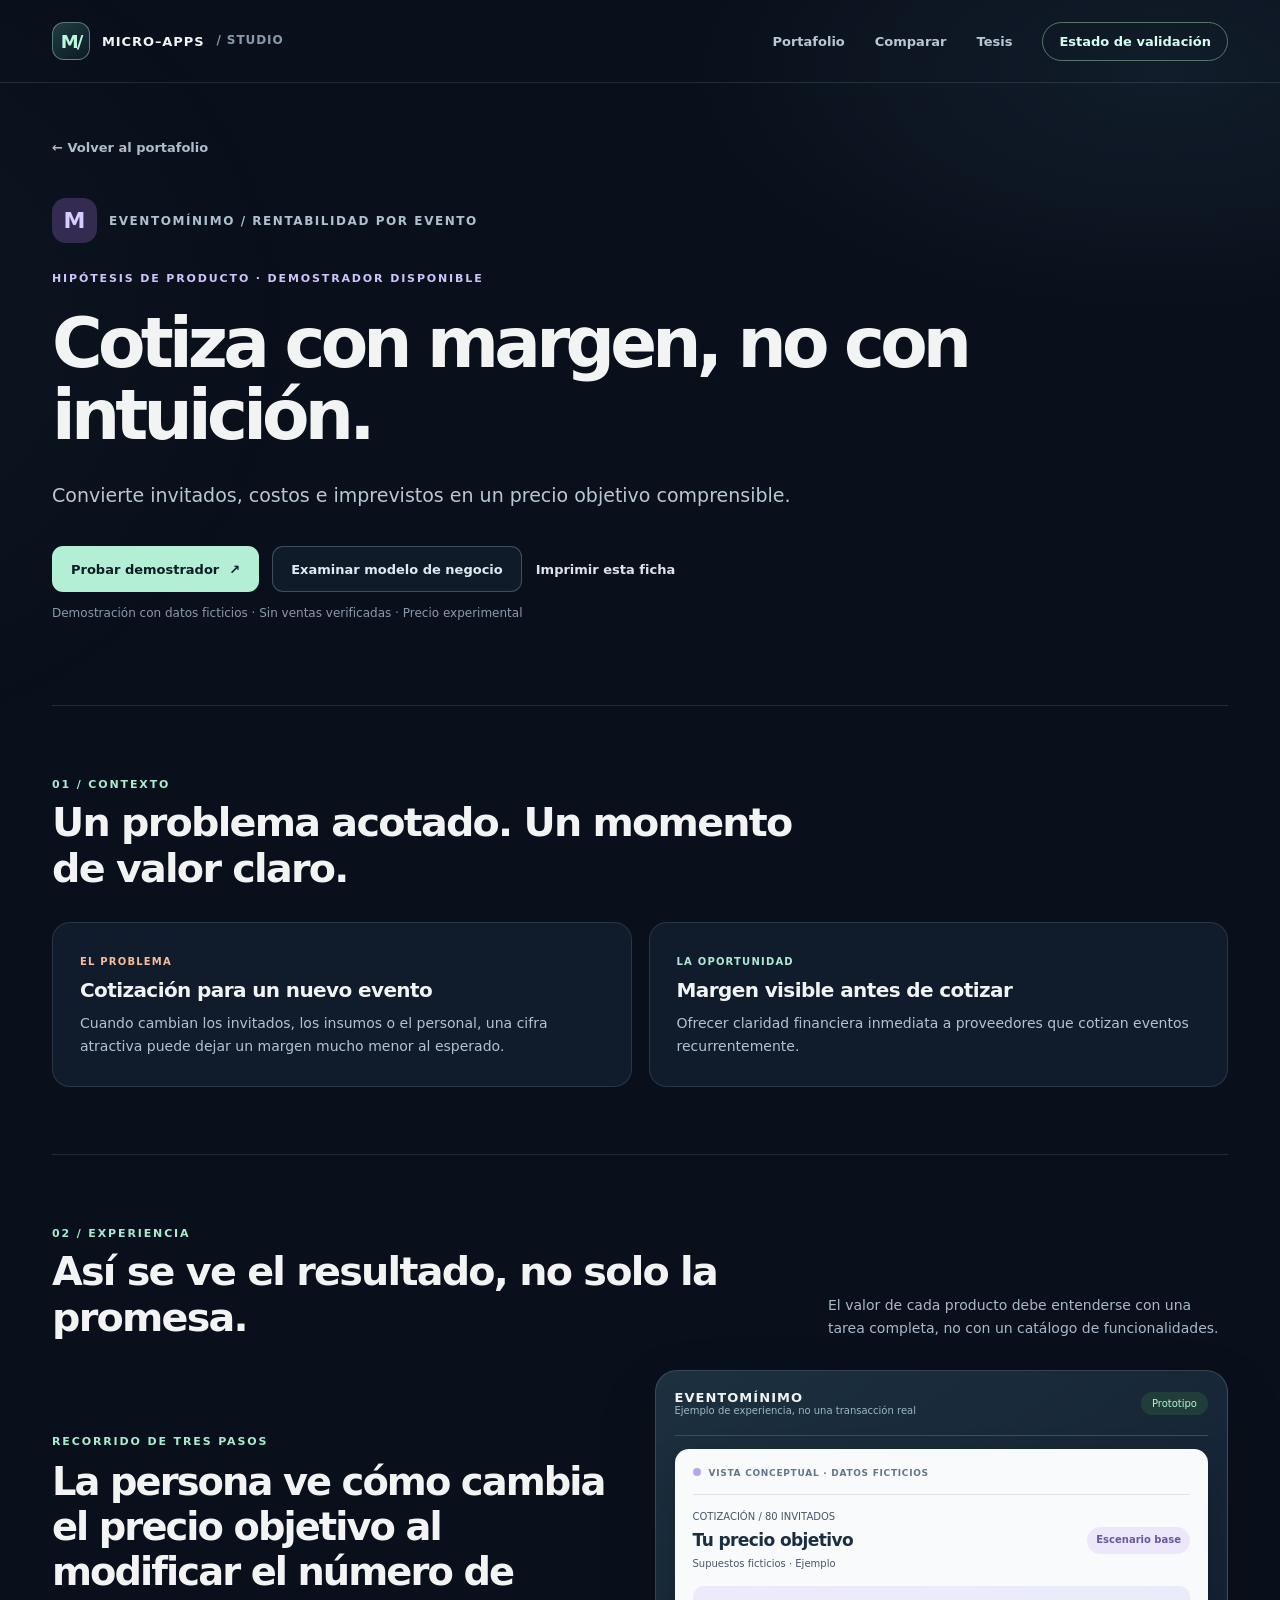
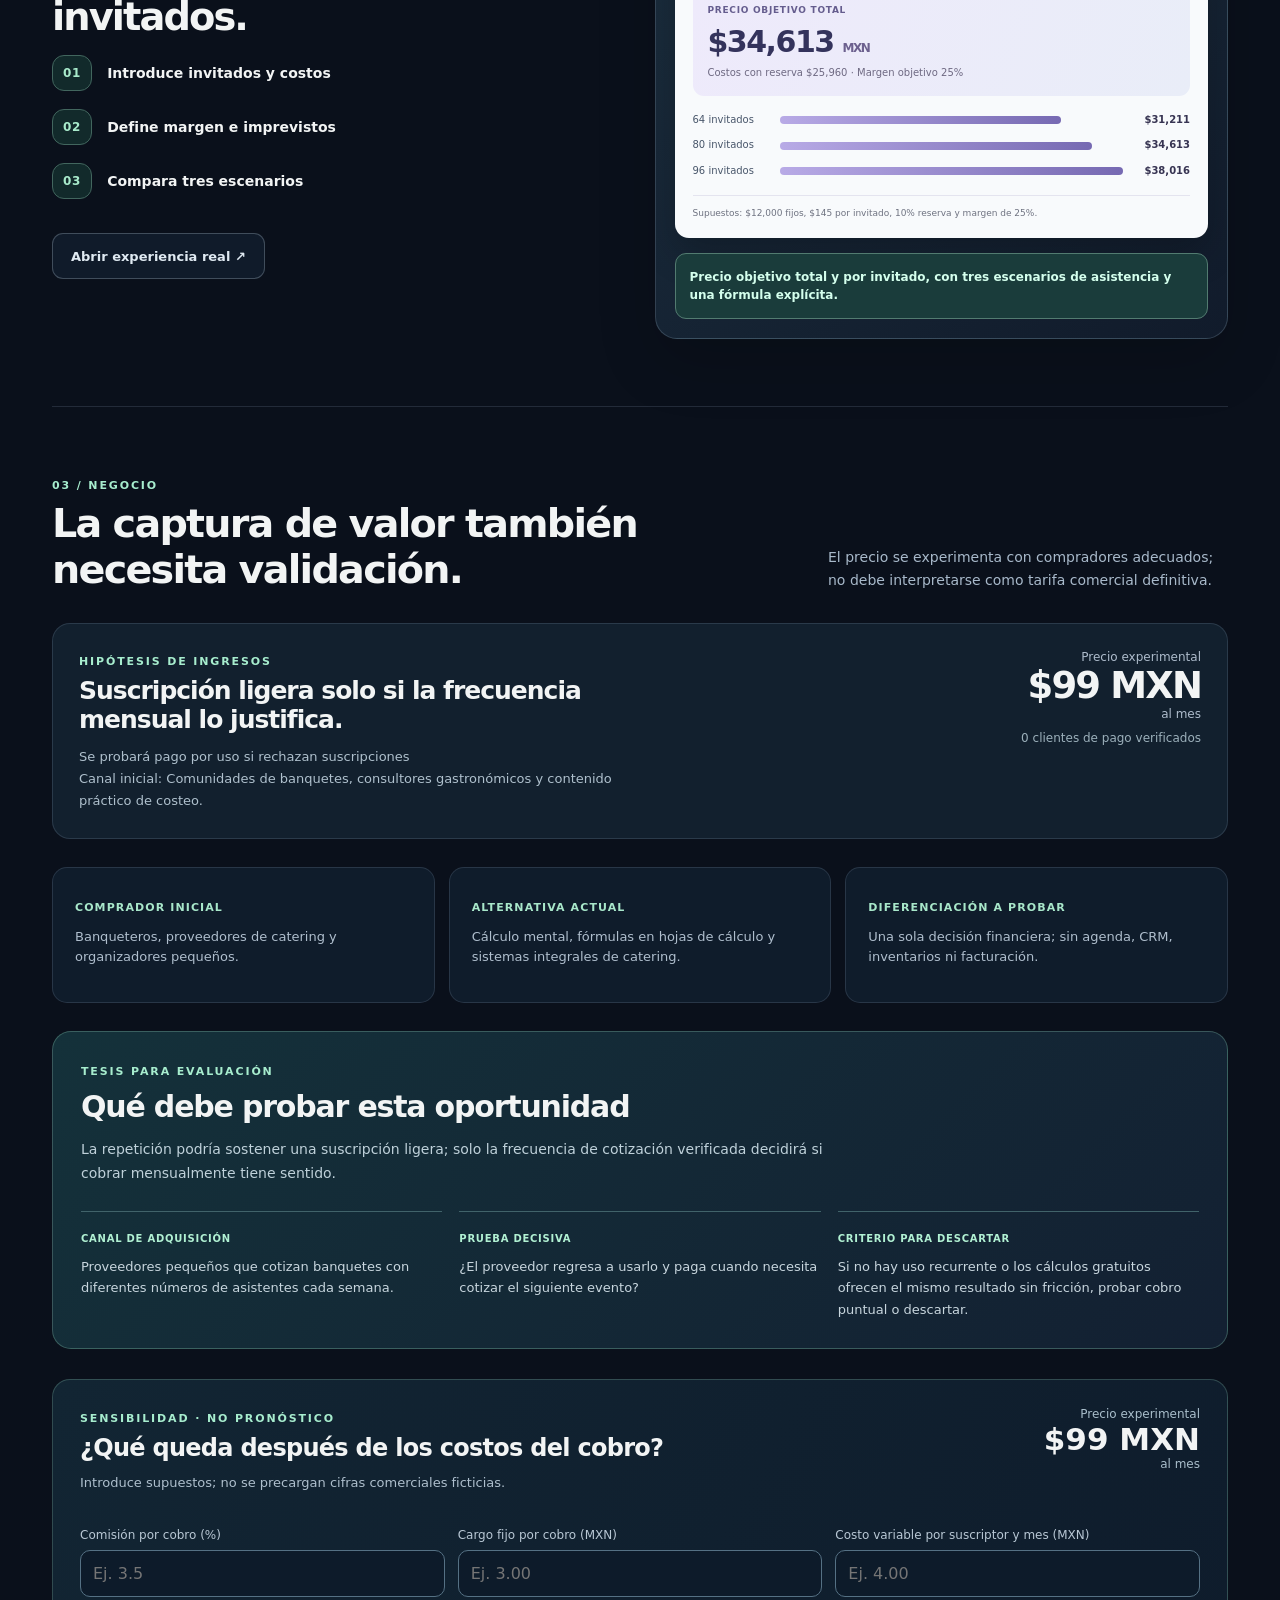
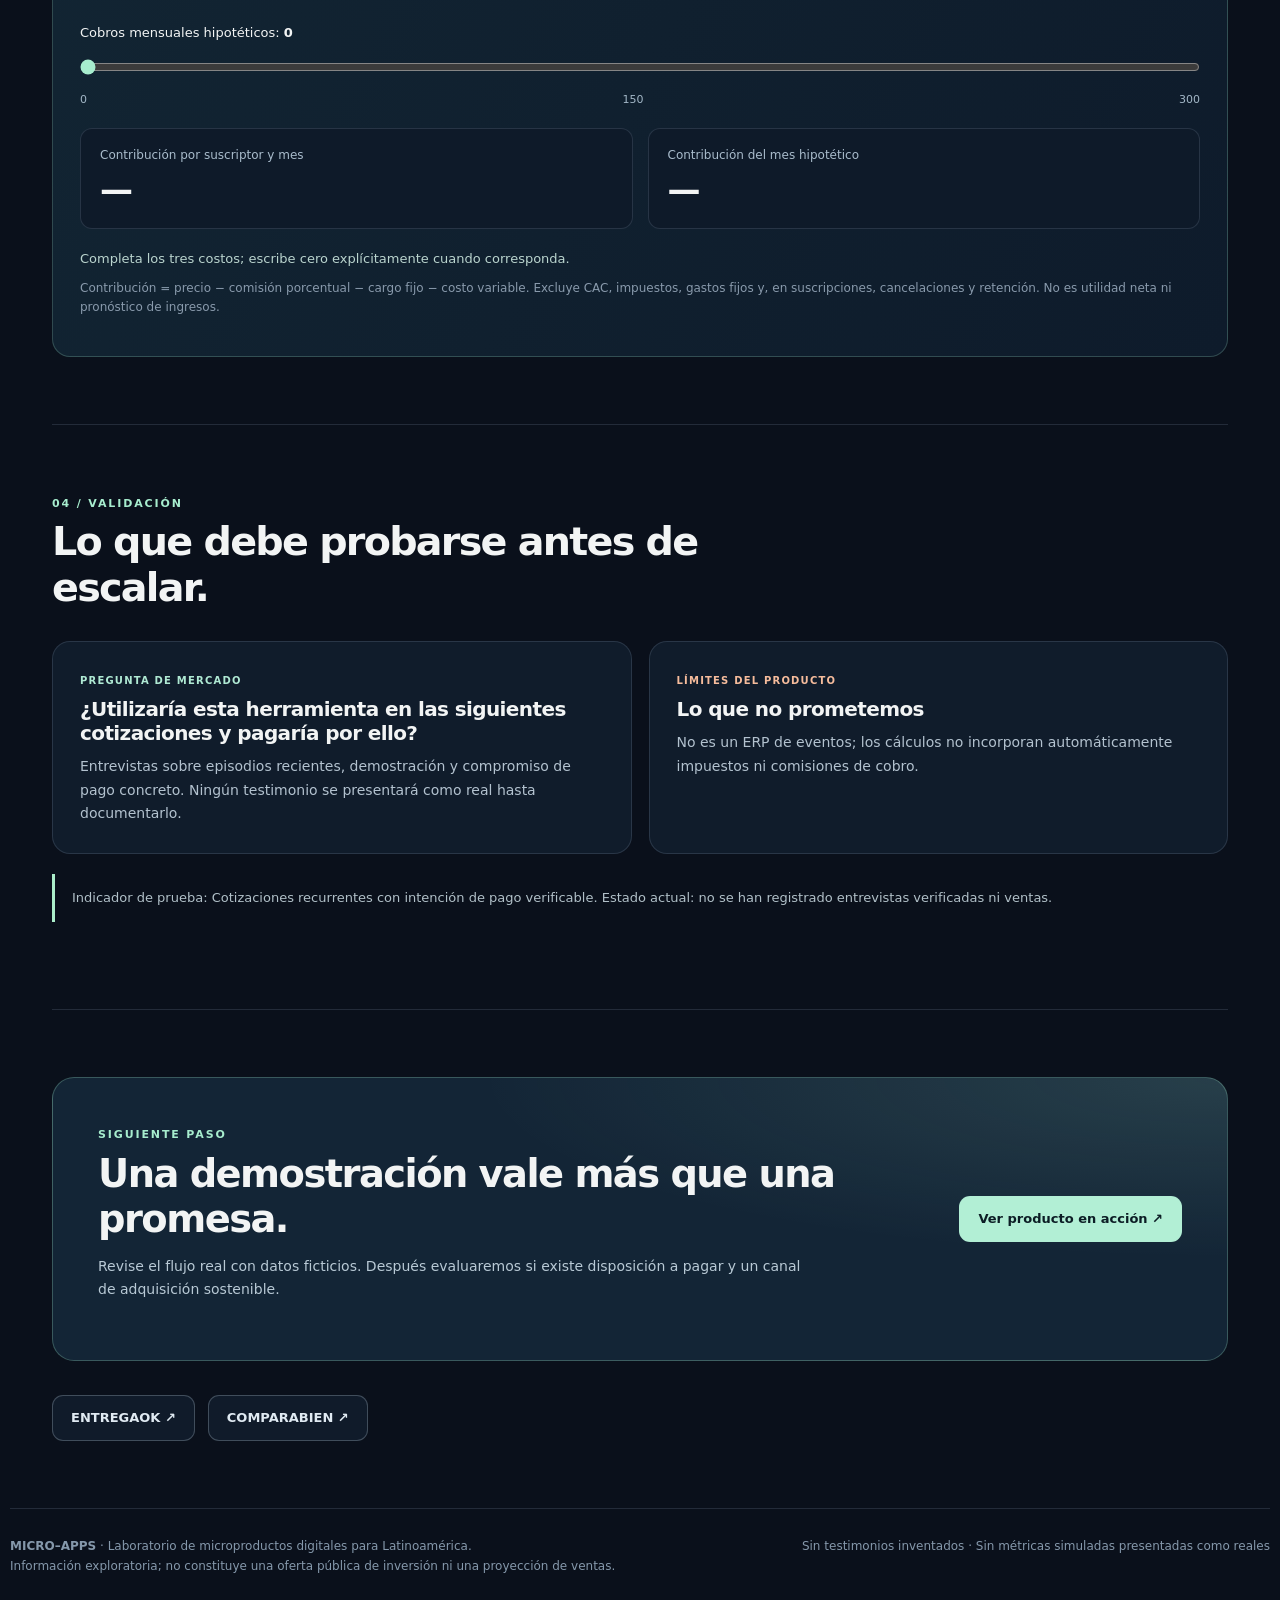
<file: micro-apps-lab/pitch/eventominimo.html>
<!doctype html>
<html lang="es-MX">
<head>
  <meta charset="utf-8">
  <meta name="viewport" content="width=device-width, initial-scale=1, viewport-fit=cover">
  <meta name="robots" content="noindex,nofollow,noarchive">
  <meta name="theme-color" content="#0a101b">
  <meta name="description" content="Convierte invitados, costos e imprevistos en un precio objetivo comprensible.">
  <title>EVENTOMÍNIMO | Oportunidad de producto · Micro-Apps</title>
  <link rel="stylesheet" href="assets/pitch.css">
  <script src="assets/pitch.js" defer></script>
</head>
<body>
<div class="topline"><header class="topbar shell" aria-label="Navegación principal">
    <a href="index.html" class="wordmark" aria-label="Micro-Apps, inicio"><span class="brandmark" aria-hidden="true">M/</span> MICRO–APPS <span class="microcopy">/ STUDIO</span></a>
    <nav class="topnav" aria-label="Secciones del dossier">
      <a href="index.html#portafolio">Portafolio</a><a href="index.html#comparar">Comparar</a><a href="index.html#tesis">Tesis</a>
      <a href="index.html#evidencia" class="topcta">Estado de validación</a>
    </nav></header></div>
<main class="shell">
  <section class="detail-hero">
    <a class="backlink" href="index.html#portafolio">← Volver al portafolio</a>
    <div class="detail-label iris"><div class="symbol" aria-hidden="true">M</div><span>EVENTOMÍNIMO / Rentabilidad por evento</span></div>
    <div style="margin-top:24px"><span class="eyebrow iris">HIPÓTESIS DE PRODUCTO · DEMOSTRADOR DISPONIBLE</span></div>
    <h1>Cotiza con margen, no con intuición.</h1>
    <p class="lede">Convierte invitados, costos e imprevistos en un precio objetivo comprensible.</p>
    <div class="actionline"><a href="../index.html#evento" class="btn primary">Probar demostrador <span aria-hidden="true">↗</span></a><a href="#modelo" class="btn outline">Examinar modelo de negocio</a><button type="button" class="btn textlink" data-print>Imprimir esta ficha</button></div>
    <p class="microcopy">Demostración con datos ficticios · Sin ventas verificadas · Precio experimental</p>
  </section>
  <section class="section" id="problema"><div class="sectionhead"><div><span class="eyebrow ">01 / CONTEXTO</span><h2>Un problema acotado. Un momento de valor claro.</h2></div></div><div class="detail-grid">
      <div class="info-panel danger"><span class="eyecap">EL PROBLEMA</span><h3>Cotización para un nuevo evento</h3><p>Cuando cambian los invitados, los insumos o el personal, una cifra atractiva puede dejar un margen mucho menor al esperado.</p></div>
      <div class="info-panel"><span class="eyecap">LA OPORTUNIDAD</span><h3>Margen visible antes de cotizar</h3><p>Ofrecer claridad financiera inmediata a proveedores que cotizan eventos recurrentemente.</p></div>
    </div></section>
  <section class="section" id="experiencia"><div class="sectionhead"><div><span class="eyebrow ">02 / EXPERIENCIA</span><h2>Así se ve el resultado, no solo la promesa.</h2></div><p>El valor de cada producto debe entenderse con una tarea completa, no con un catálogo de funcionalidades.</p></div>
     <div class="story-board"><div><span class="eyebrow">RECORRIDO DE TRES PASOS</span><h2>La persona ve cómo cambia el precio objetivo al modificar el número de invitados.</h2><ol class="steps"><li>Introduce invitados y costos</li><li>Define margen e imprevistos</li><li>Compara tres escenarios</li></ol><div class="actionline"><a href="../index.html#evento" class="btn outline">Abrir experiencia real ↗</a></div></div>
     <div class="product-demo"><div class="demo-head"><div><div class="demo-title">EVENTOMÍNIMO</div><div class="demo-sub">Ejemplo de experiencia, no una transacción real</div></div><span class="demo-pill">Prototipo</span></div><div class="ui-window iris"><div class="ui-meta">VISTA CONCEPTUAL · DATOS FICTICIOS</div><div class="ui-sheet-head"><div><small>COTIZACIÓN / 80 INVITADOS</small><strong>Tu precio objetivo</strong><small>Supuestos ficticios · Ejemplo</small></div><span class="ui-status">Escenario base</span></div>
        <div class="ui-price-hero"><small>PRECIO OBJETIVO TOTAL</small><strong>$34,613 <span>MXN</span></strong><p>Costos con reserva $25,960 · Margen objetivo 25%</p></div>
        <div class="ui-bars"><div><span>64 invitados</span><i style="width:82%"></i><b>$31,211</b></div><div><span>80 invitados</span><i style="width:91%"></i><b>$34,613</b></div><div><span>96 invitados</span><i style="width:100%"></i><b>$38,016</b></div></div>
        <div class="ui-hint">Supuestos: $12,000 fijos, $145 por invitado, 10% reserva y margen de 25%.</div></div><div class="demo-foot">Precio objetivo total y por invitado, con tres escenarios de asistencia y una fórmula explícita.</div></div></div>
  </section>
  <section class="section" id="modelo"><div class="sectionhead"><div><span class="eyebrow ">03 / NEGOCIO</span><h2>La captura de valor también necesita validación.</h2></div><p>El precio se experimenta con compradores adecuados; no debe interpretarse como tarifa comercial definitiva.</p></div>
    <div class="model-strip"><div><span class="eyebrow">HIPÓTESIS DE INGRESOS</span><h3>Suscripción ligera solo si la frecuencia mensual lo justifica.</h3><p>Se probará pago por uso si rechazan suscripciones</p><p>Canal inicial: Comunidades de banquetes, consultores gastronómicos y contenido práctico de costeo.</p></div><div class="priceblock"><span>Precio experimental</span><strong>$99 MXN</strong><span>al mes</span><small>0 clientes de pago verificados</small></div></div>
    <div class="dossier"><article class="card"><h3>Comprador inicial</h3><p>Banqueteros, proveedores de catering y organizadores pequeños.</p></article><article class="card"><h3>Alternativa actual</h3><p>Cálculo mental, fórmulas en hojas de cálculo y sistemas integrales de catering.</p></article><article class="card"><h3>Diferenciación a probar</h3><p>Una sola decisión financiera; sin agenda, CRM, inventarios ni facturación.</p></article></div>
    <div class="investor-lens"><span class="eyebrow">TESIS PARA EVALUACIÓN</span><h3>Qué debe probar esta oportunidad</h3><p>La repetición podría sostener una suscripción ligera; solo la frecuencia de cotización verificada decidirá si cobrar mensualmente tiene sentido.</p><div class="lens-grid"><div><b>Canal de adquisición</b><p>Proveedores pequeños que cotizan banquetes con diferentes números de asistentes cada semana.</p></div><div><b>Prueba decisiva</b><p>¿El proveedor regresa a usarlo y paga cuando necesita cotizar el siguiente evento?</p></div><div><b>Criterio para descartar</b><p>Si no hay uso recurrente o los cálculos gratuitos ofrecen el mismo resultado sin fricción, probar cobro puntual o descartar.</p></div></div></div>
    <div class="economics" data-unit-economics data-price="99" aria-label="Simulador de contribución">
      <div class="economics-head"><div><span class="eyebrow">SENSIBILIDAD · NO PRONÓSTICO</span><h3>¿Qué queda después de los costos del cobro?</h3><p>Introduce supuestos; no se precargan cifras comerciales ficticias.</p></div><div class="economics-price"><small>Precio experimental</small><strong>$99 MXN</strong><span>al mes</span></div></div>
      <div class="economics-inputs"><label>Comisión por cobro (%)<input type="number" name="fee_pct" min="0" max="100" step="0.1" inputmode="decimal" placeholder="Ej. 3.5"></label><label>Cargo fijo por cobro (MXN)<input type="number" name="fee_fixed" min="0" max="9999" step="0.01" inputmode="decimal" placeholder="Ej. 3.00"></label><label>Costo variable por suscriptor y mes (MXN)<input type="number" name="variable_cost" min="0" max="9999" step="0.01" inputmode="decimal" placeholder="Ej. 4.00"></label></div>
      <div class="economics-volume"><label for="volume">Cobros mensuales hipotéticos: <strong data-volume>0</strong></label><input class="slider" id="volume" type="range" min="0" max="300" step="5" value="0" data-volume-slider><div class="stepscale"><span>0</span><span>150</span><span>300</span></div></div>
      <div class="econ-result" aria-live="polite"><div><span>Contribución por suscriptor y mes</span><output data-unit-result>—</output></div><div><span>Contribución del mes hipotético</span><output data-month-result>—</output></div></div>
      <p class="economics-status" data-econ-status role="status">Completa los tres costos para calcular; escribe cero explícitamente cuando corresponda.</p>
      <p class="microcopy">Contribución = precio − comisión porcentual − cargo fijo − costo variable. Excluye CAC, impuestos, gastos fijos y, en suscripciones, cancelaciones y retención. No es utilidad neta ni pronóstico de ingresos.</p></div>
  </section>
  <section class="section" id="validacion"><div class="sectionhead"><div><span class="eyebrow ">04 / VALIDACIÓN</span><h2>Lo que debe probarse antes de escalar.</h2></div></div>
    <div class="detail-grid"><div class="info-panel"><span class="eyecap">PREGUNTA DE MERCADO</span><h3>¿Utilizaría esta herramienta en las siguientes cotizaciones y pagaría por ello?</h3><p>Entrevistas sobre episodios recientes, demostración y compromiso de pago concreto. Ningún testimonio se presentará como real hasta documentarlo.</p></div><div class="info-panel danger"><span class="eyecap">LÍMITES DEL PRODUCTO</span><h3>Lo que no prometemos</h3><p>No es un ERP de eventos; los cálculos no incorporan automáticamente impuestos ni comisiones de cobro.</p></div></div>
    <div class="disclaimer">Indicador de prueba: Cotizaciones recurrentes con intención de pago verificable. Estado actual: no se han registrado entrevistas verificadas ni ventas.</div>
  </section>
  <section class="section"><div class="final-cta"><div><span class="eyebrow ">SIGUIENTE PASO</span><h2>Una demostración vale más que una promesa.</h2><p>Revise el flujo real con datos ficticios. Después evaluaremos si existe disposición a pagar y un canal de adquisición sostenible.</p></div><a href="../index.html#evento" class="btn primary">Ver producto en acción ↗</a></div><div class="actionline"><a class="btn outline" href="entregaok.html">ENTREGAOK ↗</a><a class="btn outline" href="comparabien.html">COMPARABIEN ↗</a></div></section>
</main><footer class="shell footer"><div><strong>MICRO–APPS</strong> · Laboratorio de microproductos digitales para Latinoamérica.<br>Información exploratoria; no constituye una oferta pública de inversión ni una proyección de ventas.</div><div>Sin testimonios inventados · Sin métricas simuladas presentadas como reales</div></footer>
</body></html>
</file>
<file: library.css>
:root{color-scheme:dark;--bg:#081015;--panel:#101b21;--panel2:#14232b;--line:#23353f;--ink:#eef6f8;--muted:#8ba5b1;--accent:#54e3b1;--cyan:#64cde6;--warn:#ffcc70}
*{box-sizing:border-box}html{background:var(--bg)}body{margin:0;background:var(--bg);color:var(--ink);font:14px/1.5 Inter,system-ui,-apple-system,"Segoe UI",sans-serif}a{color:inherit}.ambient{position:fixed;inset:0;pointer-events:none;background:radial-gradient(ellipse 80% 40% at 85% 0,rgba(39,143,133,.12),transparent 65%),linear-gradient(rgba(255,255,255,.009) 1px,transparent 1px),linear-gradient(90deg,rgba(255,255,255,.009) 1px,transparent 1px);background-size:auto,42px 42px,42px 42px}.shell{position:relative;margin:auto;width:min(1090px,calc(100% - 40px));padding-bottom:30px}
.header{display:flex;align-items:center;justify-content:space-between;gap:10px;padding:19px 0;border-bottom:1px solid var(--line)}
.identity{display:flex;align-items:center;gap:11px}.brand-mark{height:38px;width:38px;border:1px solid #366070;display:grid;place-items:center;border-radius:11px;background:linear-gradient(135deg,#1b4d56,#0c242c);color:#b6f3fc;font-size:21px;font-weight:850}.identity-text strong{display:block;font-size:15px;letter-spacing:.13em}.identity-text strong span{color:var(--cyan)}.identity-text small{font-size:9px;letter-spacing:.12em;color:var(--muted)}.release{color:var(--muted);border:1px solid var(--line);border-radius:99px;padding:5px 10px;font-size:11px;white-space:nowrap}.release strong{color:#e6f7f6}
.intro{padding:29px 0 21px}.overline{color:var(--accent);letter-spacing:.18em;font-size:10px;font-weight:800;margin:0 0 6px}.intro h1{font-size:clamp(25px,4vw,39px);letter-spacing:-.035em;line-height:1.14;max-width:690px;margin:0}.intro h1 span{color:#9ac9d5}.intro>p:last-child{margin:12px 0 0;color:var(--muted);max-width:680px;font-size:13px}
.overview{display:grid;grid-template-columns:repeat(4,minmax(0,1fr));gap:0;border:1px solid var(--line);background:#0d191e;border-radius:12px;overflow:hidden}.overview>div{padding:11px 15px;border-right:1px solid var(--line)}.overview>div:last-child{border:0}.overview strong{display:block;font-size:23px;line-height:1.1;font-weight:750;font-variant-numeric:tabular-nums}.overview span{display:block;font-size:10px;color:var(--muted);margin-top:3px}
.catalog-section{padding-top:26px}.section-head{display:flex;align-items:end;justify-content:space-between;gap:15px;margin-bottom:11px}.section-head h2{font-size:18px;line-height:1.1;letter-spacing:-.02em;margin:0}.section-head .overline{font-size:9px;margin-bottom:4px}.section-sub{font-size:11px;color:var(--muted);text-align:right}
.catalog-grid{display:grid;grid-template-columns:repeat(2,minmax(0,1fr));gap:11px}.app{min-width:0;display:flex;flex-direction:column;text-decoration:none;color:var(--ink);background:linear-gradient(160deg,#122229,#0d171d);border:1px solid var(--line);border-radius:13px;padding:16px;transition:border-color .15s,background .15s,transform .15s}.app:is(a):hover{border-color:#427b87;background:#172931;transform:translateY(-1px)}.app:is(a):focus-visible{outline:2px solid var(--cyan);outline-offset:3px}.app-featured{grid-column:1/-1;background:linear-gradient(120deg,#11312e,#11232c);border-color:#2c655d}.app-featured:hover{border-color:var(--accent)}.app-pending{background:#10191e}
.app-head{display:flex;justify-content:space-between;align-items:flex-start;gap:10px}.app-icon{display:grid;place-items:center;width:40px;height:40px;border:1px solid #2c4a55;border-radius:11px;background:#162e37;color:var(--cyan)}.app-icon svg{width:23px;height:23px;stroke:currentColor;stroke-width:1.7;stroke-linecap:round;stroke-linejoin:round;fill:none}.app-icon.diagnostic{color:#67e8bc;background:#123b31}.app-icon.fabrication{color:#8cbbff}.app-icon.geometry{color:#7ad8e9}.app-icon.laser{color:#a6abb7}.app-icon.sync{color:#6edac9}.app-icon.files{color:#f1c47b}
.app-version{border:1px solid #31505b;background:#15262d;color:#a9d5df;font-size:10px;border-radius:99px;padding:3px 8px;font-style:normal;white-space:nowrap}.app-version.muted{color:var(--muted)}
.app-info{flex:1;padding-top:11px}.app-info h3{margin:0;font-size:17px;line-height:1.3;letter-spacing:-.018em}.app-info p{font-size:12px;color:#a2b5bc;line-height:1.55;margin:6px 0 0;max-width:680px}
.app-meta{display:flex;flex-wrap:wrap;gap:6px;margin-top:13px}.app-meta span{border:1px solid #293d45;background:#101c22;color:#9db3bd;border-radius:5px;padding:3px 6px;font-size:10px}
.app-foot{border-top:1px solid #293940;display:flex;justify-content:space-between;align-items:center;gap:10px;margin-top:14px;padding-top:11px}.state{display:inline-flex;align-items:center;gap:6px;font-size:11px;color:#9cb7c0;font-weight:600}.state i{width:6px;height:6px;background:var(--accent);border-radius:50%}.state.review{color:var(--warn)}.state.review i{background:var(--warn)}.state.pending{color:#94a6b0}.state.pending i{background:#71818a}.app-action{color:#b8eee7;font-size:11px;font-weight:750;white-space:nowrap}.app-action.muted{color:#7d929c}
footer{display:flex;flex-wrap:wrap;gap:8px;justify-content:space-between;border-top:1px solid var(--line);margin-top:30px;padding-top:16px;color:var(--muted);font-size:11px}
@media(max-width:620px){.shell{width:calc(100% - 26px)}.header{padding:12px 0}.brand-mark{width:33px;height:33px}.identity-text strong{font-size:12px}.identity-text small{font-size:8px}.release{font-size:10px}.intro{padding:20px 0 17px}.intro h1{font-size:27px}.intro>p:last-child{font-size:12px;margin-top:9px}.overview{grid-template-columns:repeat(2,minmax(0,1fr))}.overview>div{padding:9px 12px}.overview>div:nth-child(2){border-right:0}.overview>div:nth-child(-n+2){border-bottom:1px solid var(--line)}.overview strong{font-size:20px}.catalog-section{padding-top:21px}.section-head h2{font-size:16px}.section-sub{font-size:10px}.catalog-grid{grid-template-columns:1fr;gap:8px}.app-featured{grid-column:auto}.app{padding:12px;border-radius:11px}.app-icon{height:35px;width:35px}.app-icon svg{width:21px;height:21px}.app-info{padding-top:8px}.app-info h3{font-size:15px}.app-info p{font-size:12px}.app-meta{margin-top:9px}.app-foot{margin-top:10px;padding-top:9px}footer{margin-top:22px;font-size:10px}}
@media(prefers-reduced-motion:reduce){.app{transition:none}.app:is(a):hover{transform:none}}
</file>
<file: os-status/styles.css>
@font-face{font-family:"Matrix Code NFI";src:url("./assets/matrix-code-nfi.otf") format("opentype");font-display:swap;font-style:normal;font-weight:400 700}
:root{--bg:#070b0d;--panel:#0d1317;--panel2:#111a1f;--line:#1c2a31;--text:#eaf3f5;--muted:#78909a;--healthy:#48e5a8;--degraded:#ffc857;--failed:#ff5f6d;--unknown:#7d8b92;--stale:#b78cff;--cyan:#55d9ff;--glow:rgba(72,229,168,.22)}
*{box-sizing:border-box}html{background:var(--bg);color-scheme:dark}body{margin:0;background:var(--bg);color:var(--text);font-family:Inter,ui-sans-serif,system-ui,-apple-system,BlinkMacSystemFont,"Segoe UI",sans-serif;min-height:100vh}
button,a{font:inherit}.ambient{position:fixed;inset:0;pointer-events:none;background:radial-gradient(ellipse 80% 42% at 72% 4%,rgba(49,119,125,.055),transparent 72%),linear-gradient(rgba(255,255,255,.009) 1px,transparent 1px),linear-gradient(90deg,rgba(255,255,255,.008) 1px,transparent 1px);background-size:auto,48px 48px,48px 48px;mask-image:linear-gradient(to bottom,black,transparent 68%)}
.shell{width:min(1180px,calc(100% - 36px));margin:auto;padding:26px 0 54px;position:relative}
.topbar{display:flex;align-items:center;justify-content:space-between;gap:18px;padding-bottom:24px;border-bottom:1px solid var(--line)}
.brand{display:flex;align-items:center;gap:12px;color:inherit;text-decoration:none}.brand-mark{display:grid;place-items:center;width:38px;height:38px;border:1px solid #2d4954;border-radius:10px;background:linear-gradient(145deg,#17333d,#0b171c);font-weight:900;color:#a8efff;box-shadow:inset 0 0 20px rgba(85,217,255,.08)}.brand strong,.brand small{display:block}.brand strong{letter-spacing:.08em;font-size:14px}.brand small{font-size:9px;color:var(--muted);letter-spacing:.16em;margin-top:3px}
.top-actions{display:flex;gap:9px}.top-actions button,.env{border:1px solid var(--line);color:#b9c9cf;background:#0b1114;border-radius:9px;padding:10px 14px;cursor:pointer;transition:.2s ease}.top-actions button:hover,.env:hover{border-color:#38515c;color:white}.refresh{background:#dcecf0!important;color:#071013!important;border-color:#dcecf0!important;font-weight:700}.refresh-icon{display:inline-block;margin-right:5px}.refresh.loading .refresh-icon{animation:spin .8s linear infinite}
.matrix-trigger{font-size:13px;letter-spacing:.12em}
.environment-bar{display:flex;align-items:center;gap:6px;padding:28px 0 8px}.env{padding:8px 18px;font-size:12px;font-weight:800;letter-spacing:.12em}.env.active{color:#07110e;background:var(--healthy);border-color:var(--healthy);box-shadow:0 0 24px rgba(72,229,168,.15)}.live-pill{margin-left:auto;font-size:10px;letter-spacing:.14em;color:#8ca0a8}.live-pill i{display:inline-block;width:6px;height:6px;border-radius:50%;background:var(--healthy);margin-right:6px;box-shadow:0 0 10px var(--healthy);animation:pulse 2s ease-in-out infinite}
.hero{min-height:330px;display:flex;align-items:center;justify-content:space-between;gap:30px;border-bottom:1px solid var(--line);position:relative;overflow:hidden}.hero:after{content:none}
.hero-copy{position:relative;z-index:2}.eyebrow,.section-heading p{font-size:10px;letter-spacing:.2em;color:var(--muted);font-weight:800;margin:0 0 12px}.hero h1{font-size:clamp(42px,7vw,82px);line-height:.95;letter-spacing:-.055em;margin:0;text-transform:uppercase}.hero h1 em{font-style:normal;color:#35505a;font-weight:300}.hero-message{max-width:570px;color:#91a5ad;font-size:16px;margin:20px 0 0;line-height:1.6}
.orb-wrap{width:240px;display:grid;place-items:center;position:relative;z-index:2}.status-orb{--orb-color:var(--unknown);--orb-transition:0ms;width:128px;height:128px;border-radius:50%;display:grid;place-items:center;color:var(--orb-color);background-color:var(--orb-color);background-image:radial-gradient(circle at 34% 28%,rgba(255,255,255,.48) 0,transparent 14%,rgba(0,0,0,.18) 55%,rgba(0,0,0,.72) 100%);box-shadow:0 0 28px color-mix(in srgb,var(--orb-color) 38%,transparent),inset -10px -12px 22px rgba(0,0,0,.26);transition:background-color var(--orb-transition) linear,color var(--orb-transition) linear,box-shadow var(--orb-transition) linear;animation:orb-breathe 5.6s ease-in-out infinite}.status-orb span{display:none}.status-orb.healthy{color:var(--healthy)}.status-orb.degraded{color:var(--degraded)}.status-orb.failed{color:var(--failed)}.status-orb.unknown,.status-orb.checking{color:var(--unknown)}.status-orb.stale{color:var(--stale)}
.metrics{display:grid;grid-template-columns:repeat(4,1fr);border-bottom:1px solid var(--line)}.metrics article{padding:24px 20px 24px 0;border-right:1px solid var(--line)}.metrics article:not(:first-child){padding-left:20px}.metrics article:last-child{border-right:0}.metrics span,.check-label{font-size:9px;letter-spacing:.16em;color:var(--muted);font-weight:800}.metrics strong{display:block;font-size:25px;margin:8px 0 2px;letter-spacing:-.03em}.metrics small{color:#607780;font-size:11px}
.diagnostics,.explain{padding:42px 0 8px}.section-heading{display:flex;align-items:flex-end;justify-content:space-between;margin-bottom:18px}.section-heading p{margin-bottom:5px}.section-heading h2{font-size:24px;margin:0;letter-spacing:-.03em}.cycle-state{font-size:11px;color:var(--muted)}
.checks-grid{display:grid;grid-template-columns:repeat(2,1fr);gap:10px}.check{background:rgba(14,21,25,.88);border:1px solid var(--line);border-radius:12px;padding:18px 18px 16px;position:relative;overflow:hidden;transition:.25s}.check:hover{transform:translateY(-1px);border-color:#2d414a}.check:before{content:"";position:absolute;left:0;top:0;bottom:0;width:2px;background:var(--unknown)}.check[data-status=healthy]:before{background:var(--healthy)}.check[data-status=degraded]:before{background:var(--degraded)}.check[data-status=failed]:before{background:var(--failed)}.check[data-status=stale]:before{background:var(--stale)}.check-head{display:flex;justify-content:space-between;gap:15px;align-items:center}.check-name{font-weight:750}.check-status{font-size:10px;letter-spacing:.12em;font-weight:900}.check[data-status=healthy] .check-status{color:var(--healthy)}.check[data-status=degraded] .check-status{color:var(--degraded)}.check[data-status=failed] .check-status{color:var(--failed)}.check[data-status=unknown] .check-status{color:var(--unknown)}.check[data-status=stale] .check-status{color:var(--stale)}.check p{margin:9px 0 0;color:#6f858e;font-size:12px}
.explain{border-top:1px solid var(--line);margin-top:34px}.legend{display:flex;flex-wrap:wrap;gap:18px;margin:12px 0 16px}.legend span{font-size:12px;color:#91a4ab}.dot{display:inline-block;width:7px;height:7px;border-radius:50%;margin-right:6px}.dot.healthy{background:var(--healthy)}.dot.degraded{background:var(--degraded)}.dot.failed{background:var(--failed)}.dot.unknown{background:var(--unknown)}.dot.stale{background:var(--stale)}.explain>p{color:#70858e;max-width:760px;line-height:1.65;font-size:13px}
footer{margin-top:48px;padding-top:20px;border-top:1px solid var(--line);color:#4f646c;font-size:11px}
.matrix-mode{position:fixed;inset:0;background:#000;z-index:50;overflow:hidden}.matrix-mode canvas{width:100%;height:100%;display:block}.matrix-scanlines{position:absolute;inset:0;pointer-events:none;background:repeating-linear-gradient(to bottom,transparent 0,transparent 2px,rgba(0,0,0,.16) 3px);mix-blend-mode:multiply}.matrix-exit{position:absolute;right:18px;top:18px;border:1px solid rgba(130,255,153,.3);background:rgba(0,10,2,.7);color:#75ff8f;padding:8px 11px;font:700 12px ui-monospace,SFMono-Regular,Menlo,monospace;letter-spacing:.12em;cursor:pointer;opacity:.55;transition:.2s}.matrix-exit:hover,.matrix-exit:focus{opacity:1;outline:1px solid #75ff8f}.matrix-hint{position:absolute;left:16px;bottom:12px;color:rgba(110,255,130,.28);font:11px ui-monospace,monospace;letter-spacing:.16em;pointer-events:none}
.matrix-hint{writing-mode:vertical-rl;text-orientation:upright;letter-spacing:.08em}
@keyframes spin{to{transform:rotate(360deg)}}@keyframes pulse{50%{opacity:.35;transform:scale(.75)}}@keyframes orb-breathe{0%,100%{transform:scale(1);filter:saturate(1.12) brightness(1.02)}50%{transform:scale(1.035);filter:saturate(1.3) brightness(1.16)}}@keyframes ring-breathe{0%,100%{transform:scale(.99);opacity:.42}50%{transform:scale(1.045);opacity:.72}}
@media(max-width:760px){.shell{width:min(100% - 40px,1180px);padding:10px 0 24px}.topbar{align-items:center;padding-bottom:10px}.brand{gap:9px}.brand-mark{width:34px;height:34px}.brand small{display:none}.top-actions{gap:5px}.top-actions button{padding:8px 9px}.refresh{font-size:0}.refresh-icon{font-size:17px;margin:0}.matrix-trigger{font-size:10px;letter-spacing:.1em}.environment-bar{padding:11px 0 2px}.env{padding:7px 16px;font-size:10px}.live-pill{font-size:9px}.hero{min-height:190px;gap:12px}.hero:after{width:300px;height:300px;right:-150px;top:-35px}.hero-copy{max-width:82%}.eyebrow,.section-heading p{font-size:9px;margin-bottom:7px}.hero h1{font-size:42px;line-height:.9}.hero-message{font-size:13px;line-height:1.5;margin-top:10px;max-width:85%}.orb-wrap{position:absolute;right:4px;width:132px;opacity:.84}.status-orb{width:92px;height:92px}.status-orb span{width:108px;height:108px}.metrics{grid-template-columns:1fr 1fr}.metrics article{padding:13px 12px 12px 0}.metrics article:not(:first-child){padding-left:12px}.metrics article:nth-child(2){border-right:0}.metrics article:nth-child(-n+2){border-bottom:1px solid var(--line)}.metrics strong{font-size:21px;margin-top:6px}.metrics small{font-size:10px;color:#78909a}.diagnostics,.explain{padding:21px 0 3px}.section-heading{align-items:flex-start;gap:12px;margin-bottom:10px}.section-heading h2{font-size:21px}.cycle-state{font-size:9px;text-align:right}.checks-grid{grid-template-columns:1fr;gap:5px}.check{padding:10px 14px 10px;border-radius:10px}.check-name{font-size:14px}.check-status{font-size:8px}.check p{margin-top:4px;font-size:11px;line-height:1.35;color:#80939a}.explain{margin-top:18px}.legend{gap:12px;margin:10px 0 12px}.legend span{font-size:11px}.explain>p{font-size:12px;line-height:1.55;color:#81939a}footer{margin-top:22px;padding-top:16px;font-size:9px}}
@media(prefers-reduced-motion:reduce){*,*:before,*:after{animation:none!important;scroll-behavior:auto!important;transition-duration:.01ms!important}.status-orb span{opacity:.5}}

@media(max-width:760px){.hero-copy{padding-right:78px;box-sizing:border-box}.hero h1{max-width:100%;font-size:40px}.hero-message{max-width:100%}.orb-wrap{right:2px}}

/* Mobile header density: preserve touch targets while removing excess vertical chrome. */
@media(max-width:760px){
  .shell{padding-top:6px}
  .topbar{padding-bottom:6px;min-height:48px}
  .brand-mark{width:32px;height:32px;border-radius:9px}
  .top-actions button{min-height:42px;padding:6px 9px}
  .environment-bar{padding:7px 0 1px}
}

/* Ephemeral check state: intentionally content-free, so fast responses never look half-read. */
.loading-dots{display:inline-flex;align-items:center;gap:.22em;min-height:1em;vertical-align:middle}
.loading-dots i{display:block;width:.16em;height:.16em;min-width:3px;min-height:3px;border-radius:50%;background:currentColor;opacity:.24;animation:loading-dot 900ms ease-in-out infinite}
.loading-dots i:nth-child(2){animation-delay:150ms}.loading-dots i:nth-child(3){animation-delay:300ms}
.hero .loading-dots{font-size:.72em;color:#8da0a8}.hero-message .loading-dots{font-size:1.35em}.metrics .loading-dots{font-size:1em;color:#82949b}.cycle-state .loading-dots{font-size:1.15em}
.status-orb.loading-placeholder{--orb-color:#718087;opacity:.36;filter:saturate(.35);animation:orb-breathe 2.4s ease-in-out infinite}
@keyframes loading-dot{0%,100%{opacity:.18;transform:translateY(0)}45%{opacity:.9;transform:translateY(-.18em)}}

/* OCRE-034: indicadores de agentes */
.agents-panel{margin:28px 0}.agents-grid{display:grid;grid-template-columns:repeat(2,minmax(0,1fr));gap:14px}.agent-card{border:1px solid #314047;border-radius:12px;padding:20px;background:#10191d}.agent-card h3{margin:0 0 14px;font-size:20px}.agent-state{font-size:22px;font-weight:700;margin:0 0 8px}.agent-state::before{content:"";display:inline-block;width:10px;height:10px;border-radius:50%;background:#94a3b8;margin-right:10px}.agent-card[data-state=working] .agent-state::before{background:#4ade80}.agent-card[data-state=waiting] .agent-state::before{background:#fbbf24}.agent-card[data-state=available] .agent-state::before{background:#e2e8f0}.agent-card[data-state=unknown] .agent-state::before{background:#fb7185}.agent-detail,.agents-note{color:#b0bdc3;font-size:13px;line-height:1.5}.agents-note{margin:12px 0 0}@media(max-width:520px){.agents-grid{grid-template-columns:1fr}.agents-panel .section-heading{flex-wrap:wrap;gap:10px}}
/* OCRE-056: tarjeta Xpress */
.xpress-panel .agent-card{max-width:520px}.agent-card[data-state=ok] .agent-state::before{background:#4ade80}.agent-card[data-state=late] .agent-state::before,.agent-card[data-state=reconcile] .agent-state::before{background:#fbbf24}.agent-card[data-state=disabled] .agent-state::before{background:#e2e8f0}

/* OCRE-058 F1: estructura móvil primero (veredicto, dominios, atención, detalle plegado). Sustituye hero/metrics/checks-grid. */
:root{--neutral:#9fb0b7}
.dot.neutral{background:transparent;border:1.5px solid var(--neutral)}
.shell{width:min(760px,calc(100% - 28px));padding:14px 0 28px}
.topbar{padding-bottom:12px}
.environment-bar{padding:12px 0 6px}
.verdict{display:flex;align-items:center;gap:16px;padding:14px 0 16px;border-bottom:1px solid var(--line)}
.verdict .orb-wrap{width:64px;flex:none}.verdict .status-orb{width:56px;height:56px}
.verdict h1{font-size:clamp(26px,8vw,40px);line-height:1;letter-spacing:-.04em;margin:0;text-transform:uppercase}.verdict h1 em{font-style:normal;color:#35505a;font-weight:300}
.verdict .eyebrow{margin:0 0 6px}.verdict .hero-message{margin:8px 0 0;font-size:14px;line-height:1.4;color:#a3b5bc}
.domains{display:grid;grid-template-columns:1fr;gap:8px;padding:14px 0 4px}
.domain{--tone:var(--unknown);display:grid;grid-template-columns:auto 1fr;grid-template-areas:"name state" "text text";gap:2px 10px;align-items:baseline;text-align:left;width:100%;padding:11px 14px;color:inherit;background:var(--panel);border:1px solid var(--line);border-left:3px solid var(--tone);border-radius:12px;cursor:pointer;min-height:44px}
.domain[data-tone=healthy]{--tone:var(--healthy)}.domain[data-tone=degraded]{--tone:var(--degraded)}.domain[data-tone=failed]{--tone:var(--failed)}.domain[data-tone=stale]{--tone:var(--stale)}.domain[data-tone=unknown]{--tone:var(--unknown)}.domain[data-tone=neutral]{--tone:var(--neutral)}
.domain-name{grid-area:name;font-size:10px;letter-spacing:.16em;color:var(--muted);font-weight:800}.domain-state{grid-area:state;font-size:15px;color:var(--tone);justify-self:end}.domain-text{grid-area:text;font-size:12px;color:#8ba0a9;line-height:1.35}
.attention{padding:16px 0 4px}.attention h2{font-size:16px;margin:0 0 8px;letter-spacing:-.01em}.count{display:inline-block;min-width:20px;padding:1px 7px;border-radius:99px;background:#1a272d;color:#cfe0e5;font-size:12px;font-weight:700;vertical-align:middle}.count:empty{display:none}
.attention-list{list-style:none;margin:0;padding:0;display:grid;gap:6px}.attention-list li{display:grid;gap:2px;padding:10px 12px;border:1px solid var(--line);border-left:3px solid var(--unknown);border-radius:10px;background:#0d1317;font-size:13px;color:#9fb2ba}.attention-list li strong{color:var(--text);font-size:14px}
.attention-list li[data-tone=failed]{border-left-color:var(--failed)}.attention-list li[data-tone=degraded]{border-left-color:var(--degraded)}.attention-list li[data-tone=stale]{border-left-color:var(--stale)}
.att-domain{font-size:9px;letter-spacing:.16em;color:var(--muted);font-weight:800;text-transform:uppercase}.attention-list .att-empty{border-left-color:var(--healthy);color:#8fd9bd}
.details{display:grid;gap:8px;padding-top:14px}
.detail{border:1px solid var(--line);border-radius:12px;background:#0b1114;overflow:hidden}.detail>summary{display:flex;justify-content:space-between;align-items:center;gap:12px;padding:13px 14px;cursor:pointer;font-weight:700;list-style:none;min-height:44px}.detail>summary::-webkit-details-marker{display:none}.detail>summary::after{content:"+";color:var(--muted);font-weight:400;margin-left:auto;padding-left:10px}.detail[open]>summary::after{content:"−"}.detail>summary small{margin-left:auto;font-weight:400}
.rows{display:grid;border-top:1px solid var(--line)}.row{display:grid;grid-template-columns:1fr auto;gap:0 12px;align-items:baseline;padding:10px 14px;border-bottom:1px solid #131d22}.row:last-child{border-bottom:0}.row h3{margin:0;font-size:14px;font-weight:650}
.row .check-status,.row .agent-state{margin:0;font-size:11px;letter-spacing:.1em;font-weight:900;justify-self:end}.row .check-detail,.row .agent-detail{grid-column:1/-1;margin:3px 0 0;font-size:12px;color:#6f858e;line-height:1.4}
.row.check[data-status=healthy] .check-status{color:var(--healthy)}.row.check[data-status=degraded] .check-status{color:var(--degraded)}.row.check[data-status=failed] .check-status{color:var(--failed)}.row.check[data-status=unknown] .check-status{color:var(--unknown)}.row.check[data-status=stale] .check-status{color:var(--stale)}.row.check[data-status=not_configured] .check-status{color:var(--neutral)}
.row.agent-card{border:0;border-radius:0;background:none;padding:10px 14px}.row.agent-card .agent-state{font-size:13px;letter-spacing:0;font-weight:700}.row.agent-card .agent-state::before{width:8px;height:8px;margin-right:7px}.row.agent-card h3{font-size:14px}
.row.meta p{margin:0;grid-column:2;justify-self:end;text-align:right;font-size:12px;color:#6f858e}.row.meta strong{color:var(--text);font-size:14px}.row.meta small{display:block;font-size:11px;color:#58707a}
.detail .agents-note{margin:0;padding:10px 14px 12px;font-size:11px;color:#58707a;border-top:1px solid #131d22}
footer{margin-top:22px;padding-top:14px}.legend{gap:8px 14px;margin:0 0 10px}.legend span{font-size:11px}
.cycle-state{font-size:11px;color:var(--muted)}
@media(min-width:760px){.domains{grid-template-columns:repeat(3,1fr)}.domain{grid-template-columns:1fr;grid-template-areas:"name" "state" "text";gap:4px;padding:14px}.domain-state{justify-self:start;font-size:18px}.verdict h1{font-size:44px}}
@media(max-width:760px){.refresh-icon{font-size:17px}.hero{display:none}}
.verdict .orb-wrap{position:static;order:2;width:56px;flex:none}.verdict-copy{order:1;flex:1;min-width:0}
.detail.agents-panel{margin:0}

/* OCRE-058 F3: medidor de carga por agente */
.load{padding:16px 0 0}.load-head{display:flex;align-items:baseline;justify-content:space-between;gap:12px;margin-bottom:8px}.load h2{font-size:16px;margin:0;letter-spacing:-.01em}
.load-grid{display:grid;gap:10px}.load-empty{margin:0;padding:12px 14px;border:1px solid var(--line);border-radius:12px;background:#0d1317;color:#78909a;font-size:13px}
.gauge-card{background:var(--panel);border:1px solid var(--line);border-radius:14px;padding:14px 14px 12px}.gauge-card header{display:flex;align-items:center;justify-content:space-between;gap:10px}.gauge-card header strong{font-size:17px}.gauge-load{font-size:12px;font-weight:700}
.gauge-card svg{display:block;margin:6px auto 0}.gauge-count{margin:-6px 0 0;text-align:center;font-size:26px;letter-spacing:-.02em;color:#78909a}.gauge-count strong{color:var(--text)}.gauge-count small{display:block;font-size:11px;margin-top:2px;letter-spacing:0}
.gauge-rows{display:grid;grid-template-columns:1fr auto;gap:8px 12px;margin:12px 0 0;padding-top:10px;border-top:1px solid #131d22;font-size:13px}.gauge-rows dt{color:#8ba0a9}.gauge-rows dd{margin:0;font-weight:700;text-align:right}
@media(min-width:760px){.load-grid{grid-template-columns:1fr 1fr}}

/* OCRE-058 F4: actividad reciente */
.activity-list{list-style:none;margin:0;padding:0;border-top:1px solid var(--line)}.activity-list li{display:grid;grid-template-columns:auto 1fr auto;gap:10px;align-items:center;padding:10px 14px;border-bottom:1px solid #131d22;font-size:13px}.activity-list li:last-child{border-bottom:0}.activity-list i{width:8px;height:8px;border-radius:50%;background:var(--unknown)}.activity-list small{color:#6f858e;font-size:11px}.activity-empty{display:block!important;color:#6f858e}
.agent-card[data-state=healthy] .agent-state::before{background:#4ade80}.agent-card[data-state=failed] .agent-state::before{background:#fb7185}.agent-card[data-state=neutral] .agent-state::before{background:#94a3b8}


/* OCRE Status compact V2: data density without changing payload contracts */
.shell{width:min(920px,calc(100% - 24px));padding:8px 0 24px}
.topbar{padding-bottom:7px;min-height:42px}
.environment-bar{padding:8px 0 2px}
.verdict{gap:10px;padding:10px 0 12px}
.verdict .orb-wrap{width:34px}
.verdict .status-orb{width:30px;height:30px;box-shadow:0 0 14px color-mix(in srgb,var(--orb-color) 30%,transparent)}
.verdict h1{font-size:clamp(22px,6vw,32px);line-height:1.1}
.verdict .eyebrow{font-size:9px;margin-bottom:4px}
.verdict .hero-message{font-size:11px;margin:5px 0 0}
.domains{grid-template-columns:repeat(3,minmax(0,1fr));gap:5px;padding:9px 0 2px}
.domain{grid-template-columns:1fr;grid-template-areas:"name" "state";gap:4px;min-width:0;padding:9px 7px;min-height:62px;border-radius:8px}
.domain-name{font-size:10px;letter-spacing:.04em;overflow-wrap:anywhere}
.domain-state{justify-self:start;font-size:12px;line-height:1.2;overflow-wrap:anywhere}
.domain-text{position:absolute;width:1px;height:1px;padding:0;margin:-1px;overflow:hidden;clip:rect(0,0,0,0);white-space:nowrap;border:0}
.attention{padding:9px 0 2px}
.attention h2{font-size:13px;margin-bottom:5px}
.attention[data-empty=true]{display:flex;align-items:center;gap:9px}
.attention[data-empty=true] h2{margin:0}
.attention[data-empty=true] .attention-list li{border:0;background:transparent;padding:2px 0;font-size:11px}
.attention-list li{padding:8px 10px;gap:1px}
.load{padding:12px 0 0}
.load-head{margin-bottom:6px}
.load h2{font-size:15px}
.load-grid{gap:5px;grid-template-columns:1fr}
.agent-compact-row{min-width:0;border:1px solid var(--line);border-radius:9px;background:var(--panel);padding:9px 11px}
.agent-compact-main{display:grid;grid-template-columns:minmax(60px,.9fr) minmax(78px,1fr) auto minmax(68px,1fr);align-items:center;gap:5px;font-size:11px}
.agent-compact-main strong{font-size:13px}
.agent-activity{font-size:11px;color:var(--neutral)}
.agent-activity:before{content:"";display:inline-block;width:6px;height:6px;border-radius:50%;background:var(--unknown);margin-right:4px}
.agent-activity[data-state=working]{color:var(--healthy)}.agent-activity[data-state=working]:before{background:var(--healthy)}
.agent-activity[data-state=waiting]{color:var(--degraded)}.agent-activity[data-state=waiting]:before{background:var(--degraded)}
.agent-activity[data-state=available]:before{background:var(--neutral)}
.agent-capacity{display:flex;align-items:center;gap:5px;white-space:nowrap;font-size:11px;font-variant-numeric:tabular-nums}
.capacity-dots{display:inline-flex;gap:3px}.capacity-dots i{width:7px;height:7px;border:1px solid #59717a;border-radius:2px}
.capacity-dots i.occupied{background:var(--healthy);border-color:var(--healthy)}
.agent-quota{min-width:0;font-size:11px;white-space:normal;text-align:right}
.agent-quota[data-tone=healthy]{color:var(--healthy)}.agent-quota[data-tone=degraded]{color:var(--degraded)}.agent-quota[data-tone=failed]{color:var(--failed)}.agent-quota[data-tone=neutral]{color:var(--muted)}
.quota-bar{display:block;height:3px;background:#25383d;border-radius:4px;margin-top:4px;overflow:hidden}
.quota-bar i{display:block;height:100%;background:var(--healthy)}
.agent-compact-meta{display:flex;flex-wrap:wrap;gap:4px 11px;color:#a1b4bb;font-size:11px;margin-top:5px}
.agent-reset:empty{display:none}
.load .agents-note{font-size:10px;line-height:1.3;margin-top:5px}
.details{padding-top:10px;gap:6px}
.detail{border-radius:9px}
.detail>summary{padding:8px 10px;min-height:44px;font-size:13px}
.detail>summary small{font-size:10px}
.row{padding:7px 11px;gap:0 9px}
.row h3,.row.agent-card h3{font-size:12px}
.row .check-detail{display:none}
.row.check[data-status=failed] .check-detail,.row.check[data-status=degraded] .check-detail,.row.check[data-status=stale] .check-detail{display:block}
.row.agent-card{padding:8px 11px}
.row.meta strong{font-size:12px}.row.meta small{font-size:10px}
.agent-state,.row .agent-state{font-size:11px}
.activity-list li{padding:7px 10px;font-size:12px}
footer{margin-top:13px;padding-top:8px}
.legend-details{margin-bottom:8px}
.legend-details summary{cursor:pointer;font-size:12px;color:#a1b4bb;min-height:44px;display:flex;align-items:center}
.legend-details .legend{margin:4px 0 8px}
@media(min-width:760px){.domains{grid-template-columns:repeat(3,minmax(0,1fr))}.domain{grid-template-columns:1fr;grid-template-areas:"name" "state";padding:12px}.domain-state{font-size:16px}.load-grid{grid-template-columns:repeat(2,minmax(0,1fr))}}
@media(max-width:380px){.shell{width:calc(100% - 16px)}.domain-state{font-size:11px}.agent-compact-row{padding:8px}.agent-compact-main{grid-template-columns:54px minmax(60px,1fr) auto minmax(60px,1fr);gap:4px;font-size:11px}.agent-activity,.agent-quota,.agent-capacity{font-size:11px}}
@media(prefers-reduced-motion:reduce){.status-orb{animation:none}}

/* A four-row service preview keeps critical details nearby without a long scroll. */
.services-preview .row:nth-child(n+5)[data-status="healthy"]{display:none}
.expand-services{display:block;width:100%;padding:9px 10px;border:0;border-top:1px solid var(--line);background:#101b1f;text-align:left;color:#a6e7dd;cursor:pointer;font-size:11px;min-height:44px}
.expand-services:hover,.expand-services:focus-visible{background:#16282d;outline:2px solid #468e82;outline-offset:-2px}

.visually-hidden{position:absolute;width:1px;height:1px;padding:0;margin:-1px;overflow:hidden;clip:rect(0,0,0,0);white-space:nowrap;border:0}

/* Compact view must never conceal unhealthy, unknown, or unconfigured services. */
.domains .domain[data-tone]:not([data-tone="healthy"]) .domain-text{position:static;width:auto;height:auto;overflow:visible;clip:auto;white-space:normal;margin:0;grid-column:1/-1;color:#c2d1d8;font-size:12px}

/* Accessible, zero-JS inline agent detail: compact summary + optional disclosure. */
.agent-compact-row{padding:0}
.agent-compact-summary{display:flex;align-items:center;min-height:44px;padding:8px 11px;cursor:pointer;list-style:none;gap:9px}
.agent-compact-summary::-webkit-details-marker{display:none}
.agent-compact-summary:focus-visible{outline:2px solid var(--cyan);outline-offset:-2px;border-radius:7px}
.agent-compact-summary .agent-compact-main{min-width:0;flex:1}
.agent-expand-indicator:after{content:"+";display:inline-block;font-size:17px;color:var(--muted)}
.agent-compact-row[open] .agent-expand-indicator:after{content:"−"}
.agent-compact-expanded{border-top:1px solid var(--line);padding:8px 11px 10px}
.agent-compact-expanded dl{display:grid;grid-template-columns:repeat(2,minmax(0,1fr));gap:7px 12px;margin:0}
.agent-detail-pair{min-width:0}
.agent-detail-pair dt{font-size:10px;color:var(--muted)}
.agent-detail-pair dd{margin:2px 0 0;font-size:12px;font-weight:650;overflow-wrap:anywhere}
.agent-compact-expanded p{margin:9px 0 0;font-size:10px;color:var(--muted);line-height:1.4}
@media(max-width:380px){.agent-compact-summary{padding:8px;gap:4px}.agent-compact-main{gap:3px}}
</file>
<file: os-status/compact.css>
/* OCRE Status V2 — dense, accessible mobile-first monitoring.
   Keeps existing contracts: no false authentication or inferred quota. */
.sr-only{position:absolute!important;width:1px!important;height:1px!important;padding:0!important;margin:-1px!important;overflow:hidden!important;clip:rect(0,0,0,0)!important;white-space:nowrap!important;border:0!important}
:root{--compact-gap:8px}
.shell{width:min(840px,calc(100% - 24px));padding:10px 0 22px}
.topbar{min-height:46px;padding-bottom:8px;gap:8px}
.brand{gap:9px}.brand-mark{width:31px;height:31px}.brand strong{font-size:12px;letter-spacing:.04em}.brand small{font-size:8px}
.top-actions{gap:5px}.top-actions button{min-height:40px;padding:7px 9px}.matrix-trigger{font-size:10px;letter-spacing:.04em}
.environment-bar{padding:8px 0 5px}.env{min-height:39px;padding:7px 13px}
.verdict{gap:10px;padding:10px 12px;border:1px solid var(--line);border-radius:11px;background:linear-gradient(110deg,#0c1c22,#0b1318);margin:7px 0 0}
.verdict .eyebrow{font-size:8px;letter-spacing:.1em;margin-bottom:3px}
.verdict h1{font-size:clamp(20px,5vw,29px);line-height:1.15}
.verdict .hero-message{font-size:11px;line-height:1.3;margin:4px 0 0}
.verdict .orb-wrap{width:34px}.verdict .status-orb{height:26px;width:26px;box-shadow:0 0 14px color-mix(in srgb,var(--orb-color) 28%,transparent)}
.domains{grid-template-columns:repeat(3,minmax(0,1fr));gap:6px;padding:8px 0 4px}
.domain{display:flex;flex-direction:column;align-items:flex-start;justify-content:center;gap:3px;min-height:57px;padding:8px 9px;border-radius:9px;border:1px solid var(--line);border-bottom:2px solid var(--tone)}
.domain-name{font-size:10px;letter-spacing:.07em}
.domain-state{font-size:12px;line-height:1.15;justify-self:start;text-align:left}
.domain-text{position:absolute;width:1px;height:1px;padding:0;margin:-1px;overflow:hidden;clip:rect(0,0,0,0);white-space:nowrap;border:0}
.attention{padding:7px 0 1px}
.attention h2{font-size:12px;margin-bottom:5px}
.count{font-size:10px;padding:1px 5px}
.attention-list{gap:4px}.attention-list li{display:flex;gap:6px;align-items:center;flex-wrap:wrap;padding:7px 9px;font-size:11px;line-height:1.35}
.attention-list li strong{font-size:11px}.attention-list .att-empty{padding:6px 9px}
.att-domain{font-size:9px}
.load{padding:12px 0 3px}.load-head{align-items:center;margin-bottom:7px}.load h2{font-size:16px}.section-hint{color:var(--muted);font-size:10px;font-weight:400}
.load-grid{display:grid;grid-template-columns:1fr;gap:6px}
.agent-compact{border:1px solid var(--line);background:var(--panel);border-radius:10px;min-width:0;overflow:hidden}
.agent-compact>summary{min-height:60px;display:grid;grid-template-columns:minmax(75px,1fr) 57px minmax(95px,1fr) 12px;gap:7px;align-items:center;padding:9px 10px;list-style:none;cursor:pointer}
.agent-compact>summary::-webkit-details-marker{display:none}
.agent-identity{display:flex;flex-direction:column;gap:4px;min-width:0}.agent-identity strong{font-size:14px}.agent-identity small{font-size:10px;color:var(--muted);white-space:nowrap}
.agent-identity small[data-execution=working]{color:var(--healthy)}.agent-identity small[data-execution=waiting]{color:var(--degraded)}
.agent-occupancy{display:flex;flex-direction:column;gap:5px;align-items:center;font-variant-numeric:tabular-nums}
.agent-occupancy b,.agent-quota b{font-size:11px;font-weight:700;white-space:nowrap}
.occupancy-marks{display:flex;gap:3px}.occupancy-marks i{height:5px;width:12px;border-radius:8px;background:#33434a}.occupancy-marks i.filled{background:var(--healthy)}
.agent-quota{min-width:0;display:flex;flex-direction:column;gap:4px;align-items:flex-end;text-align:right}.agent-quota b{font-size:10px;color:#a4bac2}.agent-quota[data-tone=available] b{color:var(--healthy)}.agent-quota[data-tone=low] b{color:var(--degraded)}.agent-quota[data-tone=exhausted] b{color:var(--failed)}
.mini-progress{display:block;height:4px;width:68px;border-radius:5px;background:#2b3a40;overflow:hidden}.mini-progress i{display:block;height:100%;background:var(--healthy)}
.agent-expand{color:#8da3ad;font-size:15px;transition:transform .2s}.agent-compact[open] .agent-expand{transform:rotate(180deg)}
.agent-extra{border-top:1px solid var(--line);display:grid;grid-template-columns:1fr auto;gap:8px 15px;padding:10px 12px;font-size:11px}
.agent-extra>span{color:var(--muted)}.agent-extra strong{font-weight:600}.agent-extra p{grid-column:1/-1;margin:3px 0 0;color:var(--muted);line-height:1.4}
.load>.agents-note{font-size:10px;margin:6px 1px;color:#778c95}
.details{padding-top:9px;gap:7px}
.detail{border-radius:10px}.detail>summary{min-height:43px;padding:10px 11px;font-size:14px}
.detail>summary small{font-size:10px}.row{padding:8px 11px;gap:0 8px;min-height:37px;align-items:center}
.row h3,.row.agent-card h3{font-size:12px}.row .check-status,.row .agent-state{font-size:10px}
.row .check-detail{display:none}.row[data-status=failed] .check-detail,.row[data-status=degraded] .check-detail,.row[data-status=stale] .check-detail,.row[data-status=unknown] .check-detail{display:block;grid-column:1/-1;margin:3px 0}
.row.meta p{font-size:11px}.row.meta strong{font-size:12px}.row.meta small{display:inline;font-size:10px;margin-left:6px}
.detail .agents-note{font-size:10px;padding:7px 10px}.activity-list{margin:0}
.activity-list li{padding:7px 10px!important;font-size:11px}
footer{margin-top:12px;padding-top:9px}.legend{gap:5px 9px}.legend span{font-size:9px}
@media(max-width:400px){.shell{width:calc(100% - 18px)}.domain{padding:7px 6px}.domain-state{font-size:11px}.agent-compact>summary{grid-template-columns:minmax(65px,1fr) 48px minmax(85px,1fr) 10px;gap:4px;padding:8px}.agent-identity strong{font-size:12px}.agent-quota b{font-size:10px}.verdict h1{font-size:21px}}
@media(min-width:760px){.load-grid{grid-template-columns:repeat(2,minmax(0,1fr))}.domain{min-height:65px}.domain-text{display:block;grid-area:auto;line-height:1.2;font-size:11px}}
@media(prefers-reduced-motion:reduce){.agent-expand{transition:none}}

/* Compact by default: hide only extra healthy services. Unknown, degraded,
   failed, stale and not_configured must stay visible regardless of row order. */
#checksGrid:not(.expanded) .row:nth-child(n+5)[data-status=healthy]{display:none}
.platform-more{display:block;border:0;border-top:1px solid var(--line);border-radius:0;background:#101c21;color:#81d6e9;cursor:pointer;padding:9px 11px;font-size:11px;text-align:left;min-height:42px;width:100%;font-weight:650}
.platform-more:focus-visible{outline:2px solid var(--cyan);outline-offset:-2px}

/* Thumb-reachable mobile navigation, with no duplicate status data. */
.status-mobile-nav{display:none}
@media(max-width:759px){
 .shell{padding-bottom:calc(88px + env(safe-area-inset-bottom,0px))}
 .status-mobile-nav{
  position:fixed;bottom:0;left:0;right:0;z-index:25;display:grid;
  grid-template-columns:repeat(5,minmax(0,1fr));gap:1px;
  padding:5px max(8px,env(safe-area-inset-right,0px)) calc(5px + env(safe-area-inset-bottom,0px)) max(8px,env(safe-area-inset-left,0px));
  background:rgba(7,16,21,.97);border-top:1px solid #264046;
  box-shadow:0 -7px 22px rgba(0,0,0,.35)
 }
 .status-mobile-nav a{display:flex;flex-direction:column;align-items:center;justify-content:center;
  min-width:0;min-height:44px;gap:2px;font-size:10px;color:#9bb1ba;text-decoration:none;border-radius:8px;
  -webkit-tap-highlight-color:transparent}
 .status-mobile-nav a span{font-size:17px;line-height:1.1}
 .status-mobile-nav a[aria-current=location]{color:#49e6b2;background:#10302c}
 .status-mobile-nav a:focus-visible{outline:2px solid #78e9ee;outline-offset:-2px}
 #status-overview,#det-platform,#loadHeading,#det-dev,#det-activity{scroll-margin-top:12px}
 .legend{display:none}
}
@media(max-width:350px){.status-mobile-nav a{font-size:10px}}

/* Sample freshness: a periodic poll is not an always-on push stream. */
.live-pill[data-state=checking]{color:#9bb5c0}.live-pill[data-state=checking] i{background:#9bb5c0;box-shadow:none;animation:none}
.live-pill[data-state=stale]{color:#c8a2ff}.live-pill[data-state=stale] i{background:#b78cff;box-shadow:none;animation:none}
.live-pill[data-state=unknown]{color:#90a2ad}.live-pill[data-state=unknown] i{background:#7b8c94;box-shadow:none;animation:none}
.live-pill[data-state=current]{color:#66e7b4}

/* Information-preserving density: expand details on demand, do not discard them. */
.platform-actions{display:grid;grid-template-columns:1fr 1fr;border-top:1px solid var(--line)}
.platform-actions .platform-more{border-top:0;min-width:0;overflow-wrap:anywhere}
.platform-actions .platform-more+.platform-more{border-left:1px solid var(--line);color:#b4dddf}
#checksGrid.show-descriptions .row.check .check-detail{display:block;grid-column:1/-1;margin:3px 0;font-size:10px;line-height:1.35;color:var(--muted)}
#checksGrid.show-descriptions.expanded .row.check .check-detail{display:block}
#checksGrid.show-descriptions .row.check:nth-child(-n+4) .check-detail{display:block}
.platform-actions .platform-more[aria-pressed=true]{color:var(--healthy)}
@media(max-width:370px){.platform-actions .platform-more{font-size:10px;padding:8px 5px}}

.telemetry-source{margin:0 1px;padding:3px 0 1px;font-size:10px;color:var(--muted);line-height:1.35;overflow-wrap:anywhere}
.telemetry-source strong{color:#89c9d0;font-weight:700}

/* On narrow Android viewports no metric may force horizontal scrolling. */
.verdict-copy,.domain,.domain-state,.agent-identity,.agent-quota,.load-head,.detail>summary{min-width:0}
.domain{overflow:visible;overflow-wrap:anywhere}
.domain-state{max-width:100%;overflow-wrap:anywhere}
.domain-name{max-width:100%;overflow-wrap:anywhere}
.verdict h1{overflow-wrap:anywhere}
.agent-identity small{white-space:normal;overflow-wrap:anywhere}
.agent-extra strong{text-align:right;overflow-wrap:anywhere;min-width:0}
.status-mobile-nav a{min-width:0;overflow-wrap:anywhere}
@media(max-width:370px){.domains{gap:4px}.domain{padding:7px 5px}.agent-compact>summary{grid-template-columns:minmax(62px,1fr) 40px minmax(77px,1fr) 10px;gap:3px}.agent-occupancy b,.agent-quota b{font-size:10px}}
</file>
<file: micro-apps-lab/pitch/assets/pitch.css>
:root {
  color-scheme: dark;
  --bg:#0a101b;--panel:#111b2a;--panel2:#152234;--line:rgba(193,213,237,.14);
  --white:#f2f4f4;--muted:#a8b7c7;--quiet:#8294a8;--accent:#a7edce;
  --sans:Inter,ui-sans-serif,system-ui,-apple-system,BlinkMacSystemFont,"Segoe UI",sans-serif;
}
*{box-sizing:border-box}html{scroll-behavior:smooth}body{margin:0;min-height:100vh;background:var(--bg);color:var(--white);font-family:var(--sans);-webkit-font-smoothing:antialiased}
body::before{content:"";position:fixed;inset:0;pointer-events:none;z-index:-1;background:radial-gradient(ellipse 50% 36% at 91% 8%,rgba(81,148,184,.1),transparent 78%),radial-gradient(ellipse 48% 60% at -15% 36%,rgba(71,129,121,.06),transparent 80%)}
a{color:inherit}a:focus-visible,button:focus-visible,input:focus-visible{outline:3px solid #b6e7ff;outline-offset:3px}
button,input{font:inherit}.shell{max-width:1260px;margin:auto;padding:0 42px}.topline{border-bottom:1px solid var(--line)}
.topbar{display:flex;align-items:center;justify-content:space-between;gap:20px;min-height:82px}.wordmark{text-decoration:none;display:inline-flex;align-items:center;gap:12px;white-space:nowrap;font-weight:800;letter-spacing:.07em;font-size:13px}
.brandmark{display:grid;place-items:center;width:38px;height:38px;border:1px solid rgba(191,230,221,.43);border-radius:12px;background:linear-gradient(145deg,#1f3d43,#0b1b22);font-size:18px;color:#bdf7dc;letter-spacing:-.11em}
.topnav{display:flex;gap:30px;align-items:center}.topnav a{text-decoration:none;font-size:13px;color:#b9c7d5;font-weight:650;transition:color .2s}.topnav a:hover,.backlink:hover{color:white}.topcta{border:1px solid #587769;padding:11px 16px;border-radius:999px;color:#d7fff0!important}
.eyebrow{color:var(--accent);letter-spacing:.17em;font-size:11px;font-weight:800;text-transform:uppercase}.eyebrow.warm{color:#fec5a6}.eyebrow.iris{color:#cfc4fa}
.hero{padding:89px 0 68px;display:grid;grid-template-columns:minmax(0,1.18fr) minmax(290px,.82fr);gap:55px;align-items:center}.hero h1,.detail-hero h1{font-weight:740;font-size:clamp(46px,5.5vw,80px);line-height:1.045;letter-spacing:-.069em;margin:21px 0 28px;max-width:780px}.hero h1 em,.detail-hero h1 em{font-style:normal;color:#a7edce}
.lede{font-size:19px;line-height:1.72;color:#b9c7d5;max-width:630px;margin:0}.actionline{display:flex;align-items:center;flex-wrap:wrap;gap:13px;margin-top:34px}.btn{display:inline-flex;align-items:center;justify-content:center;gap:10px;min-height:46px;padding:12px 18px;border-radius:11px;font-size:13px;font-weight:760;text-decoration:none;cursor:pointer;transition:transform .18s,border-color .18s,background .18s;border:1px solid transparent}
.btn:hover{transform:translateY(-1px)}.btn.primary{background:#b2efd5;color:#0c1d25}.btn.outline{border-color:rgba(188,205,219,.28);background:#101b2a;color:#e0eaf2}.btn.textlink{background:transparent;color:#d9e5ea;padding-left:0}.buttonicon{font-size:18px;line-height:1}
.microcopy{font-size:12px;color:#899aac;line-height:1.6}.microcopy strong{color:#c1d0df;font-weight:750}.readout{font-variant-numeric:tabular-nums}
.hero-art{position:relative;min-height:440px;display:flex;align-items:center;justify-content:center;isolation:isolate}.halo{position:absolute;width:470px;height:470px;max-width:100%;border-radius:50%;background:radial-gradient(circle,rgba(76,151,143,.19),rgba(52,99,109,.06) 49%,transparent 68%);filter:blur(4px);z-index:-1}
.proof-stack{width:100%;max-width:410px;position:relative;padding:12px 0}.stack-card{background:linear-gradient(150deg,#1c2d3a,#111b2a);border:1px solid rgba(194,222,230,.18);border-radius:20px;padding:21px 24px;margin:0 0 12px;box-shadow:0 28px 60px rgba(0,0,0,.2);transition:transform .2s}.stack-card:nth-child(1){transform:translateX(-16px) rotate(-1.4deg)}.stack-card:nth-child(2){transform:translateX(17px) rotate(1.2deg)}.stack-card:nth-child(3){transform:translateX(-6px) rotate(-.5deg)}.stack-card:hover{transform:translateX(0) rotate(0)}
.stack-top{display:flex;align-items:center;justify-content:space-between;margin-bottom:16px}.stack-label{font-size:11px;letter-spacing:.12em;font-weight:850}.stack-indicator{height:8px;width:8px;border-radius:50%;background:#97e6c1}.stack-card.coral .stack-indicator{background:#f6a27b}.stack-card.iris .stack-indicator{background:#b3a3f5}.stack-desc{font-size:17px;font-weight:750;margin-bottom:4px}.stack-caption{font-size:12px;color:#aabccc}
.section{padding:67px 0;border-top:1px solid var(--line)}.sectionhead{display:flex;align-items:end;justify-content:space-between;gap:28px;margin-bottom:30px}.sectionhead h2{font-size:clamp(28px,3.1vw,44px);line-height:1.15;letter-spacing:-.044em;font-weight:730;margin:8px 0 0;max-width:740px}.sectionhead p{color:#a8b9ca;max-width:400px;line-height:1.65;font-size:14px;margin:0}
.kpi-grid{display:grid;grid-template-columns:repeat(3,minmax(0,1fr));gap:13px}.kpi{background:#111b29;border:1px solid var(--line);border-radius:15px;padding:24px}.kpi strong{display:block;font-weight:700;font-size:clamp(31px,3vw,47px);letter-spacing:-.06em}.kpi span{font-size:12px;color:#acbdcb;display:block;margin-top:6px}.kpi .tag{color:#83cbb2;font-size:10px;letter-spacing:.1em;text-transform:uppercase;font-weight:800}
.product-grid{display:grid;grid-template-columns:repeat(3,minmax(0,1fr));gap:15px}.product-card{position:relative;border-radius:19px;border:1px solid var(--line);background:#101a27;min-height:498px;padding:26px 24px 22px;display:flex;flex-direction:column;overflow:hidden}.product-card:before{content:"";position:absolute;top:0;left:0;right:0;height:3px;background:var(--tile-accent)}.product-card.jade{--tile-accent:#a7edce}.product-card.coral{--tile-accent:#f8aa83}.product-card.iris{--tile-accent:#c8bcff}.product-card .pc-top{display:flex;justify-content:space-between;align-items:center;gap:8px}.product-symbol{font-weight:900;letter-spacing:-.05em;font-size:34px;color:var(--tile-accent)}.stage{border:1px solid #405469;border-radius:30px;color:#b1c0d1;padding:6px 9px;text-transform:uppercase;letter-spacing:.075em;font-weight:750;font-size:9px}.pc-kind{font-size:10px;letter-spacing:.12em;color:#9fb4c5;text-transform:uppercase;font-weight:770;margin-top:23px}.product-card h3{font-size:27px;letter-spacing:-.05em;margin:7px 0 13px;line-height:1.15}.pc-lede{color:#cad6df;line-height:1.53;font-size:14px;margin:0}.pc-block{padding-top:17px;margin-top:18px;border-top:1px solid rgba(200,220,234,.1)}.pc-caption{font-size:10px;letter-spacing:.105em;font-weight:800;color:var(--tile-accent);text-transform:uppercase}.pc-value{font-size:13px;color:#b6c4d1;line-height:1.55;margin:7px 0 0}.pc-foot{margin-top:auto;padding-top:26px;display:flex;justify-content:space-between;gap:12px;align-items:end}.pc-foot .amount{font-weight:820;font-size:24px;letter-spacing:-.05em}.pc-foot small{font-size:10px;color:#8d9fb0;display:block}.pc-foot a{color:#d7e6ef;font-size:12px;font-weight:750;text-decoration:none}.pc-foot a:hover{text-decoration:underline}
.thesis{display:grid;grid-template-columns:1fr 1fr;gap:16px}.thesis-card{border:1px solid var(--line);border-radius:16px;background:linear-gradient(140deg,#111f2d,#111a28);padding:28px}.thesis-num{font-size:13px;font-weight:850;color:#b0ebd5}.thesis-card h3{font-size:19px;letter-spacing:-.025em;margin:19px 0 8px}.thesis-card p{font-size:14px;line-height:1.65;color:#adbdca;margin:0}
.evidence-box{display:grid;grid-template-columns:1.1fr .9fr;gap:30px;border:1px solid rgba(172,222,208,.2);border-radius:21px;background:linear-gradient(120deg,rgba(27,66,70,.35),rgba(16,28,42,.9));padding:35px}.evidence-box h3{font-size:30px;letter-spacing:-.044em;margin:10px 0}.evidence-box p{color:#b9c8d5;line-height:1.7;font-size:14px}.checkrows{display:flex;flex-direction:column;gap:11px}.checkrow{padding:12px 0;border-bottom:1px solid rgba(198,218,232,.1);display:flex;align-items:center;justify-content:space-between;gap:12px;font-size:13px}.checkrow b{font-weight:700;color:#e1f3ed}.checkrow.missing b{color:#ffcbac}.disclaimer{border-left:3px solid #abedca;padding:13px 0 13px 17px;color:#b1c0c8;font-size:13px;line-height:1.65;margin:20px 0}
.final-cta{padding:45px;border-radius:22px;background:radial-gradient(ellipse at right top,rgba(173,237,210,.13),transparent 45%),#132536;border:1px solid rgba(167,237,206,.26);display:grid;grid-template-columns:1fr auto;align-items:center;gap:20px}.final-cta h2{margin:9px 0;font-size:clamp(25px,3vw,39px);letter-spacing:-.04em}.final-cta p{font-size:14px;line-height:1.65;color:#b8c9d5;max-width:710px}
.footer{border-top:1px solid var(--line);padding:28px 0 35px;display:flex;justify-content:space-between;gap:24px;color:#8598ab;font-size:12px;line-height:1.65}.footer a{text-decoration:none;color:#b1bfce}.footer a:hover{text-decoration:underline}
.detail-hero{padding:54px 0 70px}.backlink{color:#aebdcb;font-size:13px;font-weight:700;text-decoration:none}.detail-hero h1{font-size:clamp(42px,5.4vw,72px);max-width:920px}.detail-hero .lede{max-width:850px}.detail-label{display:flex;align-items:center;gap:12px;margin-top:42px}.detail-label .symbol{display:grid;place-items:center;width:45px;height:45px;border-radius:14px;background:#163b36;color:#c5f5dc;font-size:22px;font-weight:900}.detail-label.coral .symbol{background:#493027;color:#ffcaad}.detail-label.iris .symbol{background:#332b50;color:#d7cdff}.detail-label span{font-size:12px;letter-spacing:.13em;color:#adc0ce;text-transform:uppercase;font-weight:850}
.detail-grid{display:grid;grid-template-columns:1fr 1fr;gap:17px}.info-panel{border:1px solid var(--line);background:#101c2b;border-radius:18px;padding:27px}.info-panel h3{font-size:20px;letter-spacing:-.03em;margin:9px 0 10px}.info-panel p{color:#b3c2cf;font-size:14px;line-height:1.7;margin:0}.eyecap{font-size:10px;font-weight:800;letter-spacing:.12em;color:#afe9d3;text-transform:uppercase}.info-panel.danger .eyecap{color:#f6bc9c}
.story-board{display:grid;grid-template-columns:1fr 1fr;gap:29px;align-items:center;margin-top:27px}.story-board h2{font-size:clamp(27px,3vw,40px);letter-spacing:-.05em;margin:10px 0}.story-board p{line-height:1.72;color:#b7c6d4}.steps{counter-reset:steps;display:flex;flex-direction:column;gap:18px;list-style:none;padding:0}.steps li{display:flex;align-items:center;gap:15px;font-size:14px;font-weight:650}.steps li:before{counter-increment:steps;content:counter(steps,decimal-leading-zero);color:#a8eacb;font-size:12px;font-weight:800;letter-spacing:.06em;border:1px solid #42665e;background:#122a2b;padding:10px;border-radius:12px}
.product-demo{position:relative;min-height:350px;padding:24px;border:1px solid rgba(180,210,227,.2);border-radius:22px;background:linear-gradient(145deg,#1c3040,#111b2b);box-shadow:0 24px 60px rgba(0,0,0,.16)}.demo-head{display:flex;justify-content:space-between;align-items:center;padding-bottom:19px;border-bottom:1px solid #345063}.demo-title{font-size:13px;font-weight:850;letter-spacing:.08em}.demo-sub{font-size:10px;color:#9cb7c7}.demo-pill{font-size:10px;border-radius:16px;padding:6px 11px;background:#203d3a;color:#b4f4d6}.demo-row{display:flex;align-items:center;justify-content:space-between;gap:16px;padding:17px 0;border-bottom:1px solid rgba(183,210,232,.11);font-size:13px}.demo-row span{color:#a7bccb}.demo-row b{font-size:13px;max-width:52%;text-align:right}.demo-foot{border:1px solid #527b70;border-radius:11px;background:#1a3c3b;padding:14px;text-align:center;margin-top:25px;font-size:13px;color:#d4ffed;font-weight:760}.fake{position:absolute;top:-10px;right:16px;background:#0c1f2b;border:1px solid #335367;color:#8eacc0;font-size:9px;font-weight:800;letter-spacing:.12em;border-radius:9px;padding:8px 11px}
.model-strip{border:1px solid var(--line);border-radius:18px;padding:26px;background:#12202e;display:grid;grid-template-columns:1fr 1fr;gap:20px}.model-strip h3{font-size:25px;letter-spacing:-.04em;margin:7px 0 12px}.model-strip p{font-size:13px;line-height:1.7;color:#afc0cd;margin:0}.priceblock{text-align:right}.priceblock strong{font-size:37px;letter-spacing:-.05em}.priceblock span{display:block;color:#aebccc;font-size:12px}.priceblock small{display:block;color:#9cb0bb;font-size:12px;margin-top:10px}
.dossier{margin:28px 0;display:grid;grid-template-columns:repeat(3,minmax(0,1fr));gap:14px}.dossier .card{border-radius:15px;background:#0f1c2b;border:1px solid var(--line);padding:22px}.dossier h3{font-size:11px;color:#a8e7ca;letter-spacing:.1em;text-transform:uppercase}.dossier p{font-size:13px;color:#afbecd;line-height:1.55}
.simulator{padding:25px;background:#101c2a;border:1px solid var(--line);border-radius:17px}.simulator .slab{display:flex;justify-content:space-between;gap:16px;align-items:baseline}.simulator output{font-size:clamp(26px,3vw,42px);font-weight:750;letter-spacing:-.05em}.simulator .slider{width:100%;accent-color:#acedd0;margin:20px 0 10px}.simulator .stepscale{display:flex;justify-content:space-between;color:#94a9b9;font-size:12px}.no-wrap{white-space:nowrap}
@media(max-width:1000px){.hero{gap:30px}.shell{padding:0 26px}.topnav{gap:17px}.product-grid{grid-template-columns:1fr 1fr}.product-card:last-child{grid-column:span 2;min-height:340px}.product-card:last-child .pc-foot{margin-top:30px}}
@media(max-width:730px){.shell{padding:0 18px}.topbar{min-height:68px}.topnav{gap:15px}.topnav a:nth-child(2),.topnav a:nth-child(3){display:none}.topnav .topcta{padding:9px 12px}.wordmark{font-size:11px}.hero{grid-template-columns:1fr;padding:59px 0 47px}.hero-art{min-height:330px}.proof-stack{max-width:365px}.hero h1{font-size:clamp(43px,10vw,68px)}.lede{font-size:16px}.section{padding:48px 0}.sectionhead{display:block}.sectionhead p{margin-top:17px}.kpi-grid{gap:8px}.kpi{padding:14px}.kpi strong{font-size:30px}.kpi span{font-size:11px}.product-grid,.thesis,.detail-grid,.story-board,.evidence-box,.dossier,.model-strip,.final-cta{grid-template-columns:1fr}.product-card,.product-card:last-child{grid-column:span 1;min-height:auto}.product-card .pc-foot{margin-top:24px}.evidence-box{padding:22px}.detail-hero{padding:33px 0 48px}.detail-hero h1{font-size:clamp(42px,10vw,62px)}.story-board{gap:15px}.model-strip .priceblock{text-align:left}.final-cta{padding:26px}.footer{display:block}.footer>div:last-child{margin-top:8px}}
@media(max-width:390px){.topnav a:not(.topcta){display:none}.kpi-grid{grid-template-columns:1fr}.hero-art{min-height:290px}.stack-card{padding:17px}.stack-desc{font-size:15px}}
@media(prefers-reduced-motion:reduce){html{scroll-behavior:auto}*,*:before,*:after{transition:none!important;animation:none!important}}
@media print{*{color:#162536!important;background:#fff!important;box-shadow:none!important}.topbar,.actionline,.final-cta .btn,.simulator,.footer a,.microcopy{display:none!important}.section{break-inside:avoid}.product-card,.info-panel,.card,.kpi{border-color:#a0a9b2!important}.shell{max-width:none;padding:0 16px}.hero{padding:20px 0}.hero-art{display:none}a{text-decoration:none!important}}


/* v0.5 investor product snapshots and decision frame */
.investor-lens{margin:25px 0 30px;padding:28px;border-radius:19px;border:1px solid rgba(167,237,206,.26);background:linear-gradient(135deg,#14313a,#132032)}
.investor-lens h3{font-size:30px;letter-spacing:-.04em;margin:10px 0}.investor-lens>p{color:#bfd1da;font-size:14px;line-height:1.7;max-width:790px}
.lens-grid{display:grid;grid-template-columns:repeat(3,minmax(0,1fr));gap:17px;margin-top:25px}
.lens-grid>div{border-top:1px solid #41636a;padding-top:15px}.lens-grid b{font-size:10px;color:#b1f1d3;text-transform:uppercase;letter-spacing:.075em}
.lens-grid p{font-size:13px;line-height:1.65;color:#c8d6de;margin:10px 0 0}
.product-demo{min-width:0;min-height:0;overflow:hidden;padding:19px}.demo-head{margin-bottom:13px}.demo-foot{text-align:left;font-weight:650;font-size:12px;line-height:1.5;margin-top:15px}
.ui-window{min-width:0;border-radius:14px;background:#f8fafc;color:#1a2e3f;padding:18px;font-size:12px;line-height:1.45;box-shadow:0 16px 36px rgba(0,0,0,.2)}
.ui-meta{font-size:9px;font-weight:800;letter-spacing:.08em;color:#63758a;padding-bottom:13px;border-bottom:1px solid #dce4ec}
.ui-meta:before{content:"";display:inline-block;width:8px;height:8px;margin-right:8px;border-radius:50%;background:#72bf9b}
.ui-window.coral .ui-meta:before{background:#f0a37b}.ui-window.iris .ui-meta:before{background:#b6a6e8}
.ui-sheet-head{display:flex;justify-content:space-between;align-items:center;gap:12px;margin:15px 0}
.ui-sheet-head>div{display:grid;gap:4px}.ui-sheet-head small{color:#738196;font-size:10px}.ui-sheet-head strong{font-size:17px;letter-spacing:-.035em;color:#1b2f41}
.ui-status{padding:6px 9px;border-radius:50px;background:#d8f3e8;color:#297057;font-size:10px;font-weight:750;white-space:nowrap}
.ui-window.coral .ui-status{background:#fff0e5;color:#936044}.ui-window.iris .ui-status{background:#ede7fc;color:#6b579c}
.ui-detail{display:flex;justify-content:space-between;gap:12px;border-top:1px solid #dce4ea;padding:13px 0}
.ui-detail span{color:#6b7987}.ui-detail b{text-align:right;font-size:12px}
.ui-photo-grid{display:grid;grid-template-columns:repeat(3,minmax(0,1fr));gap:8px;margin:5px 0 14px}
.ui-photo-grid>div{min-height:82px;background:linear-gradient(130deg,#ddeae6,#bfd9d1);border-radius:9px;padding:8px;font-size:8px;font-weight:800;color:#55817a;position:relative}
.ui-photo-grid>div:nth-child(2){background:linear-gradient(130deg,#e5edf0,#bdd8df)}.ui-photo-grid>div:nth-child(3){background:linear-gradient(130deg,#ece8e2,#dbcab6)}
.ui-photo-grid b{position:absolute;left:50%;top:48%;transform:translate(-50%,-50%);font-size:26px;font-weight:500}
.ui-affirm{border-radius:10px;padding:13px;background:#e4f5ec;border:1px solid #c7e4d7;color:#2c7558;font-size:11px;font-weight:800}
.ui-duo{display:grid;grid-template-columns:repeat(2,minmax(0,1fr));gap:9px;margin-bottom:12px}
.ui-duo>div{display:grid;gap:6px;min-width:0;padding:12px;border:1px solid #dce4eb;border-radius:10px;background:#eef3f7}.ui-duo>div:last-child{background:#fff2e8;border-color:#f0d9c7}
.ui-duo small{font-size:9px;font-weight:850;color:#708198}.ui-duo strong{font-size:23px;letter-spacing:-.045em}.ui-duo span{font-size:10px;color:#596c80}
.ui-warning{border-radius:10px;padding:13px;background:#fff0e3;border:1px solid #f6d7bb;color:#8b4d2b;line-height:1.5}
.ui-warning b{font-size:11px}.ui-warning p{margin:5px 0 0;font-size:11px}.ui-question{margin-top:12px;padding:12px;border-left:3px solid #e4a078;background:#f0f4f7}
.ui-question small{display:block;color:#647787;margin-bottom:5px}.ui-question b{font-size:12px}
.ui-price-hero{border-radius:11px;padding:15px;background:linear-gradient(110deg,#eeeafb,#e9edf8)}
.ui-price-hero small{font-size:9px;font-weight:800;color:#655d8e;letter-spacing:.08em}
.ui-price-hero strong{display:block;font-size:30px;color:#34335c;letter-spacing:-.05em;line-height:1.5}
.ui-price-hero strong span{font-size:12px;color:#6c608e}.ui-price-hero p{font-size:10px;color:#6e6982;margin:0}
.ui-bars{display:grid;gap:11px;margin-top:17px}
.ui-bars>div{display:grid;grid-template-columns:80px minmax(0,1fr) 60px;align-items:center;gap:7px}
.ui-bars span,.ui-bars b{font-size:10px}.ui-bars span{color:#6e7483}.ui-bars b{text-align:right;color:#373452}
.ui-bars i{height:8px;display:block;border-radius:99px;background:linear-gradient(90deg,#b8aae6,#7669b2)}
.ui-hint{border-top:1px solid #e4e4ef;font-size:9px;color:#6e7280;margin-top:17px;padding-top:11px}
@media(max-width:900px){.lens-grid{grid-template-columns:1fr}}
@media(max-width:730px){.investor-lens{padding:20px}.investor-lens h3{font-size:25px}.ui-window{padding:13px}.ui-photo-grid>div{min-height:68px}.ui-sheet-head strong{font-size:15px}.ui-price-hero strong{font-size:25px}}
@media print{.ui-window{background:#fff!important;color:#232b35!important;box-shadow:none!important;border:1px solid #ddd}.investor-lens{break-inside:avoid}}


/* v0.6: investor diligence and contribution */
.matrix-intro{display:flex;align-items:center;gap:16px;border:1px solid var(--line);border-radius:14px;padding:16px 20px;background:#122133;margin:20px 0}
.matrix-intro>span{font-size:28px;color:var(--accent)}.matrix-intro p{font-size:13px;color:#c0cfdd;line-height:1.65;margin:0}
.comparison-scroll{overflow-x:auto;border:1px solid var(--line);border-radius:16px;background:#111c2a;scrollbar-color:#567f8b #111c2a}
.comparison-table{border-collapse:collapse;text-align:left;min-width:950px;width:100%;font-size:13px}
.comparison-table th,.comparison-table td{padding:18px 17px;vertical-align:top;border-bottom:1px solid var(--line);line-height:1.5}
.comparison-table thead th{font-size:11px;text-transform:uppercase;letter-spacing:.07em;color:#b8f0dc;background:#172739}
.comparison-table tbody th{min-width:155px;color:#fff}.comparison-table tbody th a{color:#b2efd5}.comparison-table small{display:block;font-weight:400;color:#a5b4c4;font-size:11px;margin-top:7px}
.comparison-table tr:last-child td,.comparison-table tr:last-child th{border-bottom:0}
.gate-list{list-style:none;padding:0;margin:24px 0;display:grid;gap:12px}
.gate{display:grid;grid-template-columns:50px 1fr auto;gap:18px;align-items:start;border:1px solid var(--line);border-radius:16px;padding:22px;background:#111c2a}
.gate-num{color:#a7edce;font-size:23px;font-weight:850}.gate h3{font-size:19px;margin:6px 0}.gate p{font-size:13px;color:#adc0cd;margin:0;line-height:1.65}.gate-state{border:1px solid #4d647a;border-radius:22px;padding:7px 11px;font-size:11px;color:#c0cdd8}.gate-pending .gate-state{color:#ffcaad}
.economics{border:1px solid rgba(167,237,206,.22);border-radius:18px;background:linear-gradient(120deg,#122533,#0e1b2b);padding:27px;margin-top:24px}
.economics-head{display:flex;gap:30px;justify-content:space-between;align-items:start}
.economics-head h3{font-size:24px;letter-spacing:-.03em;margin:8px 0}.economics-head p{font-size:13px;color:#aebfcd}.economics-price{text-align:right;white-space:nowrap}
.economics-price small,.economics-price span{display:block;color:#a9becb;font-size:12px}.economics-price strong{display:block;font-size:31px}
.economics-inputs{display:grid;grid-template-columns:repeat(3,1fr);gap:13px;margin:25px 0}.economics-inputs label{font-size:12px;color:#b9c8d5}
.economics-inputs input{display:block;width:100%;margin-top:8px;padding:13px 12px;background:#0d1b2a;border:1px solid #557184;border-radius:10px;color:#fff;font-size:16px}
.economics-volume label{font-size:13px}.economics-volume .slider{width:100%;margin:18px 0;accent-color:#a7edce}.economics-volume .stepscale{display:flex;justify-content:space-between;color:#a3b7c7;font-size:11px}
.econ-result{display:grid;grid-template-columns:1fr 1fr;gap:15px;margin:22px 0}.econ-result>div{border-radius:12px;background:#0e1a29;border:1px solid var(--line);padding:19px}.econ-result span{display:block;color:#a9bccc;font-size:12px}.econ-result output{display:block;font-size:clamp(22px,3vw,33px);font-weight:800;margin-top:8px}
.economics-status{font-size:13px;color:#bad4ce}.economics-status[data-level="warning"]{color:#ffba9d}
@media(max-width:760px){.economics-inputs{grid-template-columns:1fr}.economics-head{display:block}.economics-price{text-align:left;padding:13px 0}.gate{grid-template-columns:38px 1fr}.gate-state{grid-column:2;justify-self:start}.econ-result{grid-template-columns:1fr}.economics{padding:18px}}

/* Keep navigation readable without pushing compact phone layouts wider. */
@media(max-width:390px){.topbar{gap:8px}.wordmark{gap:8px;font-size:11px;letter-spacing:.03em}.wordmark .microcopy{display:none}.topnav{gap:0;flex-shrink:0}.topnav .topcta{font-size:10px;padding:8px 9px;white-space:nowrap}}
/* Prevent the hero's grid min-content size from exceeding very narrow screens. */
@media(max-width:390px){.hero{grid-template-columns:minmax(0,1fr)}.hero>div{min-width:0}.hero h1{font-size:clamp(34px,10vw,43px);letter-spacing:-.06em}.hero .actionline .btn{max-width:100%;text-align:center;white-space:normal}.hero-art .proof-stack{max-width:calc(100% - 20px)}}

/* WCAG 2.2 AA: legible metadata in the light conceptual product previews. */
.ui-window .ui-sheet-head small,.ui-window .ui-detail span,.ui-window .ui-duo small,.ui-window .ui-question small,.ui-window .ui-bars span{color:#48566a}
.ui-window .ui-warning p{color:#75401e}
</file>
